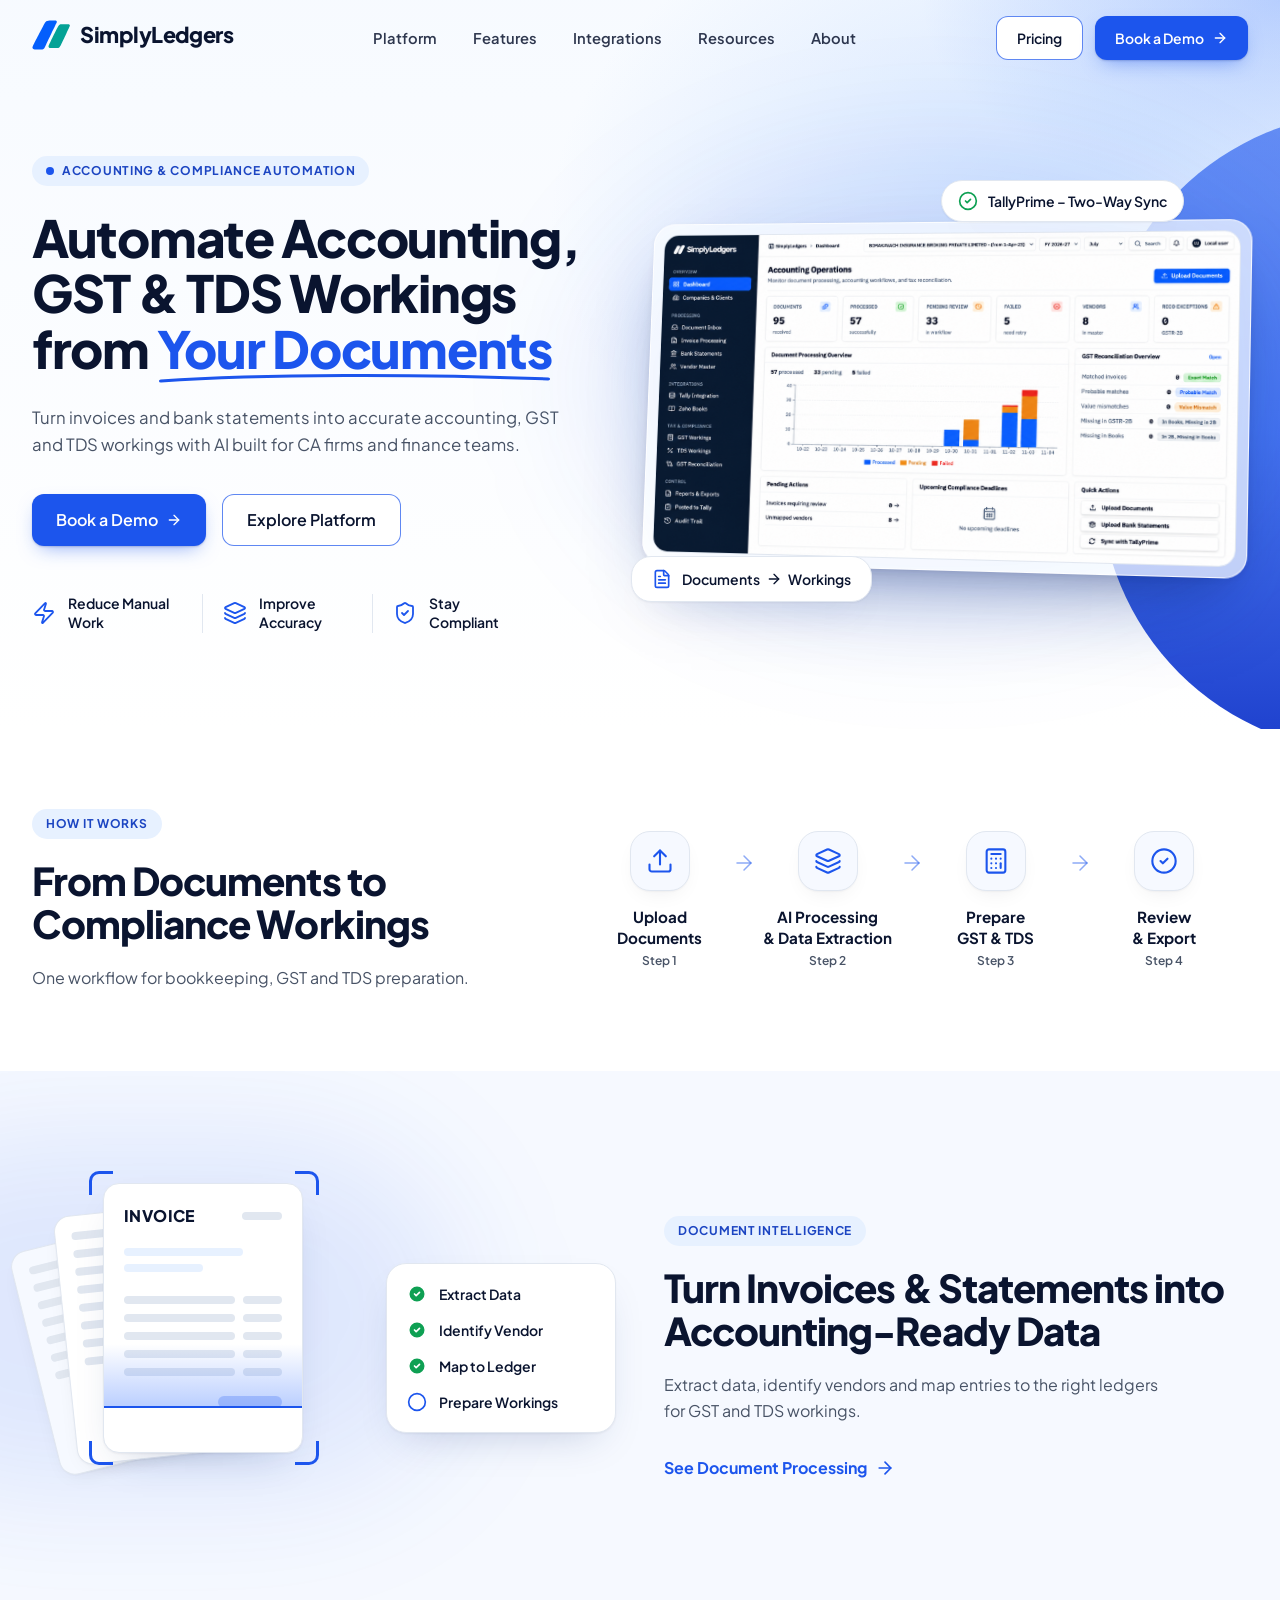
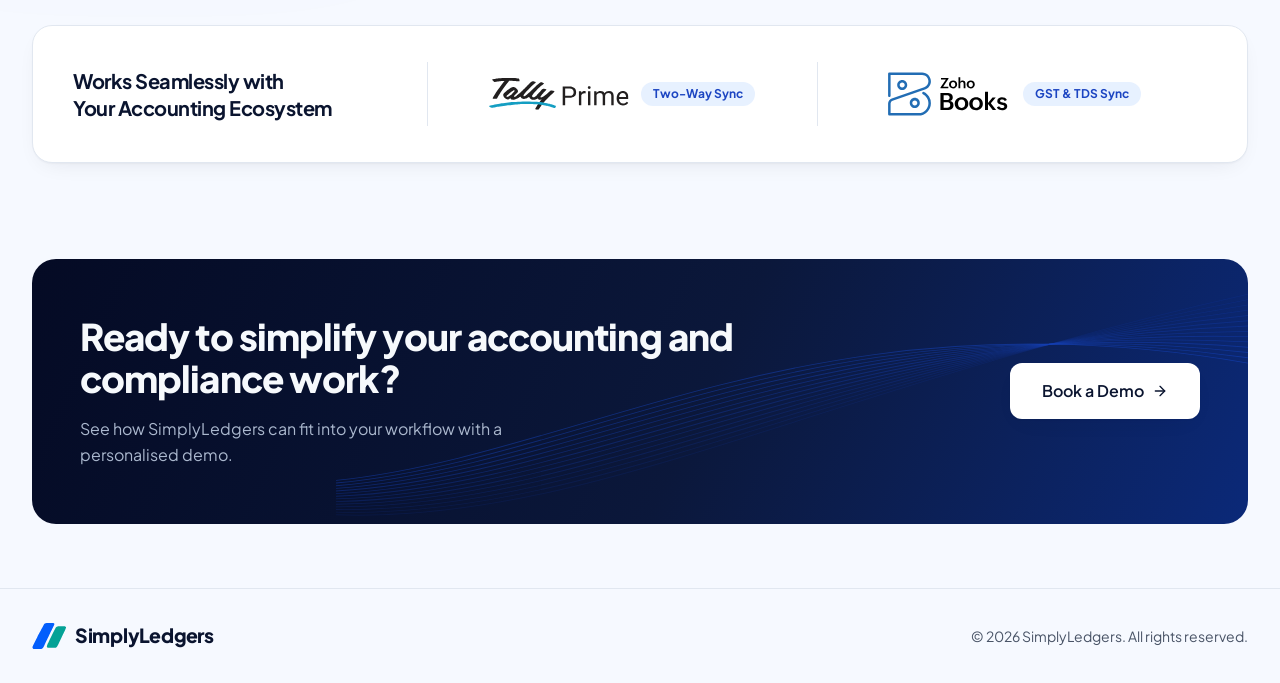
<file: index.html>
<!DOCTYPE html>
<html lang="en" data-tsd-source="/src/routes/__root.tsx:119:5"><head><meta charset="utf-8"><meta name="viewport" content="width=device-width, initial-scale=1"><link rel="stylesheet" href="https://fonts.googleapis.com/css2?family=Plus+Jakarta+Sans:wght@400;500;600;700;800&amp;display=swap" data-precedence="default"><link rel="stylesheet" href="styles.css" data-precedence="default"><title>SimplyLedgers — Automate Accounting, GST &amp; TDS Workings</title><meta name="description" content="Turn invoices, bank statements and financial documents into accurate accounting, GST and TDS workings. Built for CA firms and finance teams."><meta property="og:title" content="SimplyLedgers — Automate Accounting, GST &amp; TDS Workings"><meta property="og:description" content="Turn invoices, bank statements and financial documents into accurate accounting, GST and TDS workings. Built for CA firms and finance teams."><meta property="og:type" content="website"><meta name="twitter:card" content="summary_large_image"><link rel="preconnect" href="https://fonts.googleapis.com"><link rel="preconnect" href="https://fonts.gstatic.com" crossorigin="anonymous">

<meta name="twitter:title" content="SimplyLedgers — Automate Accounting, GST &amp;amp; TDS Workings"><meta name="twitter:description" content="Turn invoices, bank statements and financial documents into accurate accounting, GST and TDS workings. Built for CA firms and finance teams."><meta property="og:image" content="https://simplyledgers.com/og-image.png"><meta name="twitter:image" content="https://simplyledgers.com/og-image.png"><link rel="icon" href="/favicon.ico" sizes="48x48"><link rel="icon" href="/favicon.svg" type="image/svg+xml"><link rel="icon" href="/favicon-192.png" type="image/png" sizes="192x192"><link rel="apple-touch-icon" href="/favicon-192.png"></head><body style=""><!--$--><div class="min-h-screen bg-background"><header class="fixed inset-x-0 top-0 z-50 transition-all duration-300 border-b border-transparent bg-transparent"><div class="mx-auto grid h-[76px] max-w-7xl grid-cols-[minmax(0,1fr)_auto] items-center gap-6 px-5 sm:px-8 lg:flex lg:justify-between"><a class="min-w-0 shrink-0 active" aria-label="SimplyLedgers home" href="index.html" data-status="active" aria-current="page"><span class="inline-flex items-center gap-2.5"><svg viewBox="568 362 406 318" aria-hidden="true" class="w-auto shrink-0 h-7 sm:h-[30px]"><g transform="translate(0 1024) scale(0.1 -0.1)"><path class="fill-brand-blue" d="M7410 6550 c-183 -8 -265 -61 -358 -233 -22 -40 -61 -110 -87 -157 -26 -47 -70 -128 -97 -180 -27 -52 -53 -99 -57 -105 -5 -5 -35 -62 -68 -125 -33 -63 -116 -221 -183 -350 -68 -129 -188 -361 -267 -515 -587 -1148 -596 -1169 -520 -1284 67 -101 66 -101 567 -101 633 0 586 -30 840 530 66 144 146 314 318 670 43 91 104 217 134 280 31 63 72 149 91 190 32 69 213 438 408 835 43 88 102 205 131 260 75 143 71 227 -13 270 -33 17 -571 27 -839 15z"></path><path class="fill-brand-teal" d="M8697 6159 c-66 -15 -132 -56 -183 -112 -48 -52 -305 -552 -637 -1237 -52 -107 -154 -316 -226 -464 -72 -148 -131 -271 -131 -273 0 -2 -20 -45 -45 -95 -76 -155 -58 -259 55 -319 44 -23 868 -22 943 1 155 48 183 93 519 830 56 122 140 305 181 390 24 52 97 208 162 345 65 138 171 360 236 494 141 289 147 319 83 391 -21 23 -51 44 -72 50 -46 12 -831 12 -885 -1z"></path></g></svg><span class="text-[1.25rem] font-extrabold leading-none tracking-tight sm:text-[1.35rem] text-foreground">SimplyLedgers</span></span></a><nav aria-label="Main" class="hidden items-center gap-1 lg:flex"><a class="group relative rounded-md px-4 py-2 text-[0.92rem] font-semibold text-foreground/85 transition-colors hover:text-primary" href="platform.html">Platform<span class="absolute inset-x-4 -bottom-0.5 h-0.5 origin-left scale-x-0 rounded-full bg-primary transition-transform duration-300 group-hover:scale-x-100"></span></a><a class="group relative rounded-md px-4 py-2 text-[0.92rem] font-semibold text-foreground/85 transition-colors hover:text-primary" href="features.html">Features<span class="absolute inset-x-4 -bottom-0.5 h-0.5 origin-left scale-x-0 rounded-full bg-primary transition-transform duration-300 group-hover:scale-x-100"></span></a><a class="group relative rounded-md px-4 py-2 text-[0.92rem] font-semibold text-foreground/85 transition-colors hover:text-primary" href="integrations.html">Integrations<span class="absolute inset-x-4 -bottom-0.5 h-0.5 origin-left scale-x-0 rounded-full bg-primary transition-transform duration-300 group-hover:scale-x-100"></span></a><a class="group relative rounded-md px-4 py-2 text-[0.92rem] font-semibold text-foreground/85 transition-colors hover:text-primary" href="resources.html">Resources<span class="absolute inset-x-4 -bottom-0.5 h-0.5 origin-left scale-x-0 rounded-full bg-primary transition-transform duration-300 group-hover:scale-x-100"></span></a><a class="group relative rounded-md px-4 py-2 text-[0.92rem] font-semibold text-foreground/85 transition-colors hover:text-primary" href="about.html">About<span class="absolute inset-x-4 -bottom-0.5 h-0.5 origin-left scale-x-0 rounded-full bg-primary transition-transform duration-300 group-hover:scale-x-100"></span></a></nav><div class="hidden items-center gap-3 lg:flex"><a class="inline-flex items-center justify-center gap-2 whitespace-nowrap text-sm cursor-pointer focus-visible:outline-none focus-visible:ring-1 focus-visible:ring-ring disabled:pointer-events-none disabled:opacity-50 disabled:cursor-not-allowed [&amp;_svg]:pointer-events-none [&amp;_svg]:size-4 [&amp;_svg]:shrink-0 border border-primary/70 bg-background text-foreground font-semibold transition-all duration-300 hover:border-primary hover:bg-secondary hover:-translate-y-px py-2 h-11 rounded-lg px-5" href="pricing.html">Pricing</a><a class="inline-flex items-center justify-center gap-2 whitespace-nowrap text-sm cursor-pointer focus-visible:outline-none focus-visible:ring-1 focus-visible:ring-ring disabled:pointer-events-none disabled:opacity-50 disabled:cursor-not-allowed [&amp;_svg]:pointer-events-none [&amp;_svg]:size-4 [&amp;_svg]:shrink-0 bg-primary text-primary-foreground font-semibold shadow-button transition-all duration-300 hover:bg-primary-deep hover:-translate-y-px [&amp;_svg]:transition-transform hover:[&amp;_svg]:translate-x-0.5 py-2 h-11 rounded-lg px-5" href="book-demo.html">Book a Demo <svg xmlns="http://www.w3.org/2000/svg" width="24" height="24" viewBox="0 0 24 24" fill="none" stroke="currentColor" stroke-width="2" stroke-linecap="round" stroke-linejoin="round" class="lucide lucide-arrow-right" aria-hidden="true"><path d="M5 12h14"></path><path d="m12 5 7 7-7 7"></path></svg></a></div><button class="inline-flex items-center justify-center gap-2 whitespace-nowrap rounded-md text-sm font-medium cursor-pointer transition-colors focus-visible:outline-none focus-visible:ring-1 focus-visible:ring-ring disabled:pointer-events-none disabled:opacity-50 disabled:cursor-not-allowed [&amp;_svg]:pointer-events-none [&amp;_svg]:size-4 [&amp;_svg]:shrink-0 hover:bg-accent hover:text-accent-foreground h-9 w-9 shrink-0 lg:hidden" aria-label="Open menu" type="button" aria-haspopup="dialog" aria-expanded="false" data-state="closed"><svg xmlns="http://www.w3.org/2000/svg" width="24" height="24" viewBox="0 0 24 24" fill="none" stroke="currentColor" stroke-width="2" stroke-linecap="round" stroke-linejoin="round" class="lucide lucide-menu size-5!" aria-hidden="true"><path d="M4 5h16"></path><path d="M4 12h16"></path><path d="M4 19h16"></path></svg></button></div></header><main><section id="platform" class="relative overflow-hidden bg-hero pt-[76px]"><div aria-hidden="true" class="pointer-events-none absolute -right-[360px] top-28 hidden h-[640px] w-[540px] rounded-full bg-gradient-to-b from-primary/60 via-primary/80 to-primary-deep lg:block"></div><div class="mx-auto grid max-w-7xl items-center gap-16 px-5 pb-24 pt-14 sm:px-8 md:pt-20 lg:grid-cols-[minmax(0,0.95fr)_minmax(0,1.05fr)] lg:gap-10 lg:pb-24"><div class="min-w-0"><div class="reveal is-visible" style="--reveal-delay:0ms"><span class="eyebrow"><span class="size-2 rounded-full bg-primary"></span>Accounting &amp; Compliance Automation</span></div><div class="reveal is-visible" style="--reveal-delay:80ms"><h1 class="mt-6 text-[2.4rem] font-extrabold leading-[1.08] text-foreground sm:text-5xl lg:text-[2.85rem] xl:text-[3.2rem]">Automate Accounting,<br class="hidden lg:block"> GST &amp; TDS Workings<br class="hidden lg:block"> from<!-- --> <span class="relative inline-block text-primary">Your Documents<svg aria-hidden="true" viewBox="0 0 300 12" preserveAspectRatio="none" class="absolute -bottom-2 left-0 h-3 w-full"><path d="M3 9 C 80 2, 200 2, 297 7" fill="none" stroke="currentColor" stroke-width="3" stroke-linecap="round" pathLength="1" stroke-dasharray="1" style="animation:draw-line 1.2s 0.6s cubic-bezier(0.22,1,0.36,1) both"></path></svg></span></h1></div><div class="reveal is-visible" style="--reveal-delay:160ms"><p class="mt-7 max-w-xl text-[1.05rem] leading-relaxed text-muted-foreground">Turn invoices and bank statements into accurate accounting, GST and TDS workings with AI built for CA firms and finance teams.</p></div><div class="reveal mt-9 flex flex-wrap gap-4 is-visible" style="--reveal-delay:240ms"><a class="inline-flex items-center justify-center gap-2 whitespace-nowrap cursor-pointer focus-visible:outline-none focus-visible:ring-1 focus-visible:ring-ring disabled:pointer-events-none disabled:opacity-50 disabled:cursor-not-allowed [&amp;_svg]:pointer-events-none [&amp;_svg]:size-4 [&amp;_svg]:shrink-0 bg-primary text-primary-foreground font-semibold shadow-button transition-all duration-300 hover:bg-primary-deep hover:-translate-y-px [&amp;_svg]:transition-transform hover:[&amp;_svg]:translate-x-0.5 h-[52px] rounded-lg px-6 text-base" href="book-demo.html">Book a Demo <svg xmlns="http://www.w3.org/2000/svg" width="24" height="24" viewBox="0 0 24 24" fill="none" stroke="currentColor" stroke-width="2" stroke-linecap="round" stroke-linejoin="round" class="lucide lucide-arrow-right" aria-hidden="true"><path d="M5 12h14"></path><path d="m12 5 7 7-7 7"></path></svg></a><a class="inline-flex items-center justify-center gap-2 whitespace-nowrap cursor-pointer focus-visible:outline-none focus-visible:ring-1 focus-visible:ring-ring disabled:pointer-events-none disabled:opacity-50 disabled:cursor-not-allowed [&amp;_svg]:pointer-events-none [&amp;_svg]:size-4 [&amp;_svg]:shrink-0 border border-primary/70 bg-background text-foreground font-semibold transition-all duration-300 hover:border-primary hover:bg-secondary hover:-translate-y-px h-[52px] rounded-lg px-6 text-base" href="platform.html">Explore Platform</a></div><div class="reveal is-visible" style="--reveal-delay:320ms"><ul class="mt-12 grid max-w-lg grid-cols-3 divide-x divide-border"><li class="flex flex-col items-start gap-2 px-3 first:pl-0 sm:flex-row sm:items-center sm:gap-3 sm:px-5"><svg xmlns="http://www.w3.org/2000/svg" width="24" height="24" viewBox="0 0 24 24" fill="none" stroke="currentColor" stroke-width="1.8" stroke-linecap="round" stroke-linejoin="round" class="lucide lucide-zap size-6 shrink-0 text-primary" aria-hidden="true"><path d="M4 14a1 1 0 0 1-.78-1.63l9.9-10.2a.5.5 0 0 1 .86.46l-1.92 6.02A1 1 0 0 0 13 10h7a1 1 0 0 1 .78 1.63l-9.9 10.2a.5.5 0 0 1-.86-.46l1.92-6.02A1 1 0 0 0 11 14z"></path></svg><span class="text-[0.82rem] font-semibold leading-snug text-foreground sm:text-sm">Reduce Manual Work</span></li><li class="flex flex-col items-start gap-2 px-3 first:pl-0 sm:flex-row sm:items-center sm:gap-3 sm:px-5"><svg xmlns="http://www.w3.org/2000/svg" width="24" height="24" viewBox="0 0 24 24" fill="none" stroke="currentColor" stroke-width="1.8" stroke-linecap="round" stroke-linejoin="round" class="lucide lucide-layers size-6 shrink-0 text-primary" aria-hidden="true"><path d="M12.83 2.18a2 2 0 0 0-1.66 0L2.6 6.08a1 1 0 0 0 0 1.83l8.58 3.91a2 2 0 0 0 1.66 0l8.58-3.9a1 1 0 0 0 0-1.83z"></path><path d="M2 12a1 1 0 0 0 .58.91l8.6 3.91a2 2 0 0 0 1.65 0l8.58-3.9A1 1 0 0 0 22 12"></path><path d="M2 17a1 1 0 0 0 .58.91l8.6 3.91a2 2 0 0 0 1.65 0l8.58-3.9A1 1 0 0 0 22 17"></path></svg><span class="text-[0.82rem] font-semibold leading-snug text-foreground sm:text-sm">Improve Accuracy</span></li><li class="flex flex-col items-start gap-2 px-3 first:pl-0 sm:flex-row sm:items-center sm:gap-3 sm:px-5"><svg xmlns="http://www.w3.org/2000/svg" width="24" height="24" viewBox="0 0 24 24" fill="none" stroke="currentColor" stroke-width="1.8" stroke-linecap="round" stroke-linejoin="round" class="lucide lucide-shield-check size-6 shrink-0 text-primary" aria-hidden="true"><path d="M20 13c0 5-3.5 7.5-7.66 8.95a1 1 0 0 1-.67-.01C7.5 20.5 4 18 4 13V6a1 1 0 0 1 1-1c2 0 4.5-1.2 6.24-2.72a1.17 1.17 0 0 1 1.52 0C14.51 3.81 17 5 19 5a1 1 0 0 1 1 1z"></path><path d="m9 12 2 2 4-4"></path></svg><span class="text-[0.82rem] font-semibold leading-snug text-foreground sm:text-sm">Stay Compliant</span></li></ul></div></div><div class="reveal min-w-0 2xl:-mr-20 is-visible" style="--reveal-delay:200ms"><div class="relative"><div aria-hidden="true" class="absolute -inset-x-10 -top-16 -bottom-10 -z-10 rounded-[48%] bg-primary/10 blur-3xl"></div><div class="perspective-stage"><div class="lg:frame-tilt rounded-[22px] border border-background/80 bg-background/70 p-2 shadow-frame ring-1 ring-primary/10 backdrop-blur sm:p-2.5"><div class="overflow-hidden rounded-[16px] border border-border bg-background"><img src="simplyledgers-dashboard.png" alt="SimplyLedgers Accounting Operations dashboard" width="1693" height="929" class="block h-auto w-full" loading="eager" fetchpriority="high" decoding="async"></div></div></div><div class="animate-float-soft absolute -top-7 right-4 hidden items-center gap-2.5 rounded-full border border-border bg-background px-4 py-2.5 shadow-card sm:flex lg:-top-10 lg:right-16"><svg xmlns="http://www.w3.org/2000/svg" width="24" height="24" viewBox="0 0 24 24" fill="none" stroke="currentColor" stroke-width="2" stroke-linecap="round" stroke-linejoin="round" class="lucide lucide-circle-check size-5 text-success" aria-hidden="true"><circle cx="12" cy="12" r="10"></circle><path d="m9 12 2 2 4-4"></path></svg><span class="text-sm font-semibold text-foreground">TallyPrime – Two-Way Sync</span></div><div class="animate-float-soft absolute -bottom-8 left-0 hidden items-center gap-2.5 rounded-2xl border border-border bg-background px-5 py-3 shadow-card sm:flex" style="animation-delay:1.5s"><svg xmlns="http://www.w3.org/2000/svg" width="24" height="24" viewBox="0 0 24 24" fill="none" stroke="currentColor" stroke-width="2" stroke-linecap="round" stroke-linejoin="round" class="lucide lucide-file-text size-5 text-primary" aria-hidden="true"><path d="M6 22a2 2 0 0 1-2-2V4a2 2 0 0 1 2-2h8a2.4 2.4 0 0 1 1.704.706l3.588 3.588A2.4 2.4 0 0 1 20 8v12a2 2 0 0 1-2 2z"></path><path d="M14 2v5a1 1 0 0 0 1 1h5"></path><path d="M10 9H8"></path><path d="M16 13H8"></path><path d="M16 17H8"></path></svg><span class="flex items-center gap-1.5 text-sm font-semibold text-foreground">Documents <svg xmlns="http://www.w3.org/2000/svg" width="24" height="24" viewBox="0 0 24 24" fill="none" stroke="currentColor" stroke-width="2" stroke-linecap="round" stroke-linejoin="round" class="lucide lucide-arrow-right size-4" aria-hidden="true"><path d="M5 12h14"></path><path d="m12 5 7 7-7 7"></path></svg> Workings</span></div></div></div></div></section><section id="how-it-works" class="relative bg-background py-16 lg:py-20"><div class="mx-auto grid max-w-7xl items-center gap-14 px-5 sm:px-8 lg:grid-cols-[minmax(0,0.85fr)_minmax(0,1.15fr)] lg:gap-12"><div class="min-w-0"><div class="reveal is-visible" style="--reveal-delay:0ms"><span class="eyebrow">How it works</span></div><div class="reveal is-visible" style="--reveal-delay:80ms"><h2 class="mt-5 text-3xl font-extrabold leading-[1.12] text-foreground sm:text-[2.4rem]">From Documents to Compliance Workings</h2></div><div class="reveal is-visible" style="--reveal-delay:160ms"><p class="mt-5 max-w-md text-base leading-relaxed text-muted-foreground">One workflow for bookkeeping, GST and TDS preparation.</p></div></div><ol class="grid min-w-0 grid-cols-2 gap-x-4 gap-y-10 sm:grid-cols-4 sm:gap-0"><li class="reveal relative flex flex-col items-center text-center is-visible" style="--reveal-delay:0ms"><svg xmlns="http://www.w3.org/2000/svg" width="24" height="24" viewBox="0 0 24 24" fill="none" stroke="currentColor" stroke-width="1.5" stroke-linecap="round" stroke-linejoin="round" class="lucide lucide-arrow-right absolute right-0 top-5 hidden size-6 translate-x-1/2 text-primary/50 sm:block" aria-hidden="true"><path d="M5 12h14"></path><path d="m12 5 7 7-7 7"></path></svg><span class="group grid size-[60px] place-items-center rounded-2xl border border-border bg-surface text-primary shadow-soft transition-all duration-300 hover:-translate-y-1 hover:border-primary/30 hover:bg-secondary"><svg xmlns="http://www.w3.org/2000/svg" width="24" height="24" viewBox="0 0 24 24" fill="none" stroke="currentColor" stroke-width="1.8" stroke-linecap="round" stroke-linejoin="round" class="lucide lucide-upload size-7" aria-hidden="true"><path d="M12 3v12"></path><path d="m17 8-5-5-5 5"></path><path d="M21 15v4a2 2 0 0 1-2 2H5a2 2 0 0 1-2-2v-4"></path></svg></span><span class="mt-4 text-[0.95rem] font-bold leading-snug text-foreground">Upload<br>Documents</span><span class="mt-1 text-xs font-semibold text-muted-foreground">Step <!-- -->1</span></li><li class="reveal relative flex flex-col items-center text-center is-visible" style="--reveal-delay:110ms"><svg xmlns="http://www.w3.org/2000/svg" width="24" height="24" viewBox="0 0 24 24" fill="none" stroke="currentColor" stroke-width="1.5" stroke-linecap="round" stroke-linejoin="round" class="lucide lucide-arrow-right absolute right-0 top-5 hidden size-6 translate-x-1/2 text-primary/50 sm:block" aria-hidden="true"><path d="M5 12h14"></path><path d="m12 5 7 7-7 7"></path></svg><span class="group grid size-[60px] place-items-center rounded-2xl border border-border bg-surface text-primary shadow-soft transition-all duration-300 hover:-translate-y-1 hover:border-primary/30 hover:bg-secondary"><svg xmlns="http://www.w3.org/2000/svg" width="24" height="24" viewBox="0 0 24 24" fill="none" stroke="currentColor" stroke-width="1.8" stroke-linecap="round" stroke-linejoin="round" class="lucide lucide-layers size-7" aria-hidden="true"><path d="M12.83 2.18a2 2 0 0 0-1.66 0L2.6 6.08a1 1 0 0 0 0 1.83l8.58 3.91a2 2 0 0 0 1.66 0l8.58-3.9a1 1 0 0 0 0-1.83z"></path><path d="M2 12a1 1 0 0 0 .58.91l8.6 3.91a2 2 0 0 0 1.65 0l8.58-3.9A1 1 0 0 0 22 12"></path><path d="M2 17a1 1 0 0 0 .58.91l8.6 3.91a2 2 0 0 0 1.65 0l8.58-3.9A1 1 0 0 0 22 17"></path></svg></span><span class="mt-4 text-[0.95rem] font-bold leading-snug text-foreground">AI Processing<br>&amp; Data Extraction</span><span class="mt-1 text-xs font-semibold text-muted-foreground">Step <!-- -->2</span></li><li class="reveal relative flex flex-col items-center text-center is-visible" style="--reveal-delay:220ms"><svg xmlns="http://www.w3.org/2000/svg" width="24" height="24" viewBox="0 0 24 24" fill="none" stroke="currentColor" stroke-width="1.5" stroke-linecap="round" stroke-linejoin="round" class="lucide lucide-arrow-right absolute right-0 top-5 hidden size-6 translate-x-1/2 text-primary/50 sm:block" aria-hidden="true"><path d="M5 12h14"></path><path d="m12 5 7 7-7 7"></path></svg><span class="group grid size-[60px] place-items-center rounded-2xl border border-border bg-surface text-primary shadow-soft transition-all duration-300 hover:-translate-y-1 hover:border-primary/30 hover:bg-secondary"><svg xmlns="http://www.w3.org/2000/svg" width="24" height="24" viewBox="0 0 24 24" fill="none" stroke="currentColor" stroke-width="1.8" stroke-linecap="round" stroke-linejoin="round" class="lucide lucide-calculator size-7" aria-hidden="true"><rect width="16" height="20" x="4" y="2" rx="2"></rect><line x1="8" x2="16" y1="6" y2="6"></line><line x1="16" x2="16" y1="14" y2="18"></line><path d="M16 10h.01"></path><path d="M12 10h.01"></path><path d="M8 10h.01"></path><path d="M12 14h.01"></path><path d="M8 14h.01"></path><path d="M12 18h.01"></path><path d="M8 18h.01"></path></svg></span><span class="mt-4 text-[0.95rem] font-bold leading-snug text-foreground">Prepare<br>GST &amp; TDS</span><span class="mt-1 text-xs font-semibold text-muted-foreground">Step <!-- -->3</span></li><li class="reveal relative flex flex-col items-center text-center is-visible" style="--reveal-delay:330ms"><span class="group grid size-[60px] place-items-center rounded-2xl border border-border bg-surface text-primary shadow-soft transition-all duration-300 hover:-translate-y-1 hover:border-primary/30 hover:bg-secondary"><svg xmlns="http://www.w3.org/2000/svg" width="24" height="24" viewBox="0 0 24 24" fill="none" stroke="currentColor" stroke-width="1.8" stroke-linecap="round" stroke-linejoin="round" class="lucide lucide-circle-check size-7" aria-hidden="true"><circle cx="12" cy="12" r="10"></circle><path d="m9 12 2 2 4-4"></path></svg></span><span class="mt-4 text-[0.95rem] font-bold leading-snug text-foreground">Review<br>&amp; Export</span><span class="mt-1 text-xs font-semibold text-muted-foreground">Step <!-- -->4</span></li></ol></div></section><section id="document-intelligence" class="relative overflow-hidden bg-surface py-20 lg:py-28"><div aria-hidden="true" class="pointer-events-none absolute -left-40 top-16 h-[360px] w-[620px] rounded-full bg-primary/10 blur-3xl"></div><div class="relative mx-auto grid max-w-7xl items-center gap-16 px-5 sm:px-8 lg:grid-cols-2 lg:gap-12"><div class="reveal flex min-w-0 flex-col items-center gap-8 sm:flex-row sm:items-center sm:justify-center is-visible" style="--reveal-delay:0ms"><div class="relative mx-auto h-[300px] w-full max-w-[320px] sm:h-[330px]"><div class="absolute left-0 top-12 h-[230px] w-[170px] -rotate-[14deg] rounded-xl border border-border bg-surface p-4 shadow-soft"><div class="space-y-2.5"><div class="flex gap-2"><span class="h-2 flex-1 rounded-full bg-border"></span><span class="h-2 w-1/4 rounded-full bg-border"></span></div><div class="flex gap-2"><span class="h-2 flex-1 rounded-full bg-border"></span><span class="h-2 w-1/4 rounded-full bg-border"></span></div><div class="flex gap-2"><span class="h-2 flex-1 rounded-full bg-border"></span><span class="h-2 w-1/4 rounded-full bg-border"></span></div><div class="flex gap-2"><span class="h-2 flex-1 rounded-full bg-border"></span><span class="h-2 w-1/4 rounded-full bg-border"></span></div><div class="flex gap-2"><span class="h-2 flex-1 rounded-full bg-border"></span><span class="h-2 w-1/4 rounded-full bg-border"></span></div><div class="flex gap-2"><span class="h-2 flex-1 rounded-full bg-border"></span><span class="h-2 w-1/4 rounded-full bg-border"></span></div><div class="flex gap-2"><span class="h-2 flex-1 rounded-full bg-border"></span><span class="h-2 w-1/4 rounded-full bg-border"></span></div></div></div><div class="absolute left-8 top-6 h-[250px] w-[185px] -rotate-[6deg] rounded-xl border border-border bg-background p-4 shadow-soft"><div class="space-y-2.5"><div class="flex gap-2"><span class="h-2 flex-1 rounded-full bg-border"></span><span class="h-2 w-1/4 rounded-full bg-border"></span></div><div class="flex gap-2"><span class="h-2 flex-1 rounded-full bg-border"></span><span class="h-2 w-1/4 rounded-full bg-border"></span></div><div class="flex gap-2"><span class="h-2 flex-1 rounded-full bg-border"></span><span class="h-2 w-1/4 rounded-full bg-border"></span></div><div class="flex gap-2"><span class="h-2 flex-1 rounded-full bg-border"></span><span class="h-2 w-1/4 rounded-full bg-border"></span></div><div class="flex gap-2"><span class="h-2 flex-1 rounded-full bg-border"></span><span class="h-2 w-1/4 rounded-full bg-border"></span></div><div class="flex gap-2"><span class="h-2 flex-1 rounded-full bg-border"></span><span class="h-2 w-1/4 rounded-full bg-border"></span></div><div class="flex gap-2"><span class="h-2 flex-1 rounded-full bg-border"></span><span class="h-2 w-1/4 rounded-full bg-border"></span></div><div class="flex gap-2"><span class="h-2 flex-1 rounded-full bg-border"></span><span class="h-2 w-1/4 rounded-full bg-border"></span></div></div></div><div class="absolute left-[70px] top-0 h-[270px] w-[200px] overflow-hidden rounded-xl border border-border bg-background p-5 shadow-card"><div class="flex items-center justify-between"><span class="text-base font-extrabold tracking-wide text-foreground">INVOICE</span><span class="h-2 w-10 rounded-full bg-border"></span></div><div class="mt-5 space-y-2"><span class="block h-2 w-3/4 rounded-full bg-secondary"></span><span class="block h-2 w-1/2 rounded-full bg-secondary"></span></div><div class="mt-6"><div class="space-y-2.5"><div class="flex gap-2"><span class="h-2 flex-1 rounded-full bg-border"></span><span class="h-2 w-1/4 rounded-full bg-border"></span></div><div class="flex gap-2"><span class="h-2 flex-1 rounded-full bg-border"></span><span class="h-2 w-1/4 rounded-full bg-border"></span></div><div class="flex gap-2"><span class="h-2 flex-1 rounded-full bg-border"></span><span class="h-2 w-1/4 rounded-full bg-border"></span></div><div class="flex gap-2"><span class="h-2 flex-1 rounded-full bg-border"></span><span class="h-2 w-1/4 rounded-full bg-border"></span></div><div class="flex gap-2"><span class="h-2 flex-1 rounded-full bg-border"></span><span class="h-2 w-1/4 rounded-full bg-border"></span></div></div></div><div class="mt-5 flex justify-end"><span class="h-3 w-16 rounded-full bg-primary/25"></span></div><div class="animate-scan absolute inset-x-0 h-16 -translate-y-full" style="background:var(--gradient-scan)"><span class="absolute inset-x-0 bottom-0 h-0.5 bg-primary"></span></div></div><span aria-hidden="true" class="absolute left-[56px] -top-3 size-6 rounded-tl-md border-l-[3px] border-t-[3px] border-primary"></span><span aria-hidden="true" class="absolute left-[262px] -top-3 size-6 rounded-tr-md border-r-[3px] border-t-[3px] border-primary"></span><span aria-hidden="true" class="absolute left-[56px] top-[258px] size-6 rounded-bl-md border-b-[3px] border-l-[3px] border-primary"></span><span aria-hidden="true" class="absolute left-[262px] top-[258px] size-6 rounded-br-md border-b-[3px] border-r-[3px] border-primary"></span></div><ul class="w-full max-w-[230px] shrink-0 space-y-4 rounded-2xl border border-border bg-background p-5 shadow-card"><li class="reveal flex items-center gap-3 is-visible" style="--reveal-delay:300ms"><svg xmlns="http://www.w3.org/2000/svg" width="24" height="24" viewBox="0 0 24 24" fill="none" stroke="currentColor" stroke-width="2" stroke-linecap="round" stroke-linejoin="round" class="lucide lucide-circle-check size-5 shrink-0 fill-success text-background" aria-hidden="true"><circle cx="12" cy="12" r="10"></circle><path d="m9 12 2 2 4-4"></path></svg><span class="text-sm font-semibold text-foreground">Extract Data</span></li><li class="reveal flex items-center gap-3 is-visible" style="--reveal-delay:480ms"><svg xmlns="http://www.w3.org/2000/svg" width="24" height="24" viewBox="0 0 24 24" fill="none" stroke="currentColor" stroke-width="2" stroke-linecap="round" stroke-linejoin="round" class="lucide lucide-circle-check size-5 shrink-0 fill-success text-background" aria-hidden="true"><circle cx="12" cy="12" r="10"></circle><path d="m9 12 2 2 4-4"></path></svg><span class="text-sm font-semibold text-foreground">Identify Vendor</span></li><li class="reveal flex items-center gap-3 is-visible" style="--reveal-delay:660ms"><svg xmlns="http://www.w3.org/2000/svg" width="24" height="24" viewBox="0 0 24 24" fill="none" stroke="currentColor" stroke-width="2" stroke-linecap="round" stroke-linejoin="round" class="lucide lucide-circle-check size-5 shrink-0 fill-success text-background" aria-hidden="true"><circle cx="12" cy="12" r="10"></circle><path d="m9 12 2 2 4-4"></path></svg><span class="text-sm font-semibold text-foreground">Map to Ledger</span></li><li class="reveal flex items-center gap-3 is-visible" style="--reveal-delay:840ms"><svg xmlns="http://www.w3.org/2000/svg" width="24" height="24" viewBox="0 0 24 24" fill="none" stroke="currentColor" stroke-width="2" stroke-linecap="round" stroke-linejoin="round" class="lucide lucide-circle size-5 shrink-0 text-primary" aria-hidden="true"><circle cx="12" cy="12" r="10"></circle></svg><span class="text-sm font-semibold text-foreground">Prepare Workings</span></li></ul></div><div class="min-w-0"><div class="reveal is-visible" style="--reveal-delay:0ms"><span class="eyebrow">Document intelligence</span></div><div class="reveal is-visible" style="--reveal-delay:80ms"><h2 class="mt-5 text-3xl font-extrabold leading-[1.12] text-foreground sm:text-[2.4rem]">Turn Invoices &amp; Statements into Accounting-Ready Data</h2></div><div class="reveal is-visible" style="--reveal-delay:160ms"><p class="mt-5 max-w-lg text-base leading-relaxed text-muted-foreground">Extract data, identify vendors and map entries to the right ledgers for GST and TDS workings.</p></div><div class="reveal is-visible" style="--reveal-delay:240ms"><a class="group mt-8 inline-flex items-center gap-2 text-base font-bold text-primary transition-colors hover:text-primary-deep" href="platform.html#document-intelligence">See Document Processing<svg xmlns="http://www.w3.org/2000/svg" width="24" height="24" viewBox="0 0 24 24" fill="none" stroke="currentColor" stroke-width="2" stroke-linecap="round" stroke-linejoin="round" class="lucide lucide-arrow-right size-5 transition-transform duration-300 group-hover:translate-x-1" aria-hidden="true"><path d="M5 12h14"></path><path d="m12 5 7 7-7 7"></path></svg></a></div></div></div></section><section id="integrations" class="bg-surface pb-20 lg:pb-24"><div class="mx-auto max-w-7xl px-5 sm:px-8"><div class="reveal grid items-center gap-8 rounded-2xl border border-border bg-background px-6 py-8 shadow-soft sm:px-10 md:grid-cols-[minmax(0,1fr)_auto_minmax(0,1.1fr)_auto_minmax(0,1.1fr)] md:gap-0 md:py-9 is-visible" style="--reveal-delay:0ms"><h2 class="text-xl font-bold leading-snug text-foreground md:pr-8">Works Seamlessly with<br class="hidden sm:block"> Your Accounting Ecosystem</h2><span aria-hidden="true" class="hidden h-16 w-px bg-border md:block"></span><div class="flex flex-wrap items-center gap-3 md:justify-center md:px-8"><img src="logos/tallyprime-logo.svg" alt="TallyPrime" class="h-8 w-auto shrink-0"><span class="rounded-full bg-secondary px-3 py-1 text-xs font-bold text-secondary-foreground">Two-Way Sync</span></div><span aria-hidden="true" class="hidden h-16 w-px bg-border md:block"></span><div class="flex flex-wrap items-center gap-3 md:justify-center md:px-8"><img src="logos/zoho-books-logo.svg" alt="Zoho Books" class="h-11 w-auto shrink-0"><span class="rounded-full bg-secondary px-3 py-1 text-xs font-bold text-secondary-foreground">GST &amp; TDS Sync</span></div></div></div></section><section id="book-demo" class="bg-surface pb-16"><div class="mx-auto max-w-7xl px-5 sm:px-8"><div class="reveal relative overflow-hidden rounded-3xl bg-cta px-7 py-12 sm:px-12 md:py-14 is-visible" style="--reveal-delay:0ms"><svg aria-hidden="true" viewBox="0 0 800 300" preserveAspectRatio="none" class="pointer-events-none absolute inset-y-0 right-0 h-full w-full opacity-60 md:w-3/4"><path d="M0 290 C 220 300, 420 150, 800 40" fill="none" class="stroke-primary" stroke-opacity="0.15" stroke-width="1"></path><path d="M0 287 C 220 294, 420 141, 800 46" fill="none" class="stroke-primary" stroke-opacity="0.185" stroke-width="1"></path><path d="M0 284 C 220 288, 420 132, 800 52" fill="none" class="stroke-primary" stroke-opacity="0.22" stroke-width="1"></path><path d="M0 281 C 220 282, 420 123, 800 58" fill="none" class="stroke-primary" stroke-opacity="0.255" stroke-width="1"></path><path d="M0 278 C 220 276, 420 114, 800 64" fill="none" class="stroke-primary" stroke-opacity="0.29000000000000004" stroke-width="1"></path><path d="M0 275 C 220 270, 420 105, 800 70" fill="none" class="stroke-primary" stroke-opacity="0.325" stroke-width="1"></path><path d="M0 272 C 220 264, 420 96, 800 76" fill="none" class="stroke-primary" stroke-opacity="0.36" stroke-width="1"></path><path d="M0 269 C 220 258, 420 87, 800 82" fill="none" class="stroke-primary" stroke-opacity="0.395" stroke-width="1"></path><path d="M0 266 C 220 252, 420 78, 800 88" fill="none" class="stroke-primary" stroke-opacity="0.43000000000000005" stroke-width="1"></path><path d="M0 263 C 220 246, 420 69, 800 94" fill="none" class="stroke-primary" stroke-opacity="0.4650000000000001" stroke-width="1"></path><path d="M0 260 C 220 240, 420 60, 800 100" fill="none" class="stroke-primary" stroke-opacity="0.5" stroke-width="1"></path><path d="M0 257 C 220 234, 420 51, 800 106" fill="none" class="stroke-primary" stroke-opacity="0.535" stroke-width="1"></path><path d="M0 254 C 220 228, 420 42, 800 112" fill="none" class="stroke-primary" stroke-opacity="0.5700000000000001" stroke-width="1"></path><path d="M0 251 C 220 222, 420 33, 800 118" fill="none" class="stroke-primary" stroke-opacity="0.6050000000000001" stroke-width="1"></path></svg><div class="relative grid items-center gap-8 md:grid-cols-[minmax(0,1fr)_auto]"><div class="min-w-0"><h2 class="max-w-2xl text-3xl font-extrabold leading-[1.15] text-navy-foreground sm:text-[2.3rem]">Ready to simplify your accounting and compliance work?</h2><p class="mt-4 max-w-lg text-base leading-relaxed text-navy-muted">See how SimplyLedgers can fit into your workflow with a personalised demo.</p></div><a class="inline-flex items-center justify-center gap-2 whitespace-nowrap cursor-pointer focus-visible:outline-none focus-visible:ring-1 focus-visible:ring-ring disabled:pointer-events-none disabled:opacity-50 disabled:cursor-not-allowed [&amp;_svg]:pointer-events-none [&amp;_svg]:size-4 [&amp;_svg]:shrink-0 bg-background text-foreground font-semibold shadow-soft transition-all duration-300 hover:bg-secondary hover:-translate-y-px [&amp;_svg]:transition-transform hover:[&amp;_svg]:translate-x-0.5 rounded-lg text-base h-14 justify-self-start px-8 md:justify-self-end" href="book-demo.html">Book a Demo <svg xmlns="http://www.w3.org/2000/svg" width="24" height="24" viewBox="0 0 24 24" fill="none" stroke="currentColor" stroke-width="2" stroke-linecap="round" stroke-linejoin="round" class="lucide lucide-arrow-right" aria-hidden="true"><path d="M5 12h14"></path><path d="m12 5 7 7-7 7"></path></svg></a></div></div></div></section></main><footer class="border-t border-border bg-surface"><div class="mx-auto flex max-w-7xl flex-col items-start justify-between gap-4 px-5 py-8 sm:flex-row sm:items-center sm:px-8"><span class="inline-flex items-center gap-2.5 scale-90 origin-left"><svg viewBox="568 362 406 318" aria-hidden="true" class="w-auto shrink-0 h-7 sm:h-[30px]"><g transform="translate(0 1024) scale(0.1 -0.1)"><path class="fill-brand-blue" d="M7410 6550 c-183 -8 -265 -61 -358 -233 -22 -40 -61 -110 -87 -157 -26 -47 -70 -128 -97 -180 -27 -52 -53 -99 -57 -105 -5 -5 -35 -62 -68 -125 -33 -63 -116 -221 -183 -350 -68 -129 -188 -361 -267 -515 -587 -1148 -596 -1169 -520 -1284 67 -101 66 -101 567 -101 633 0 586 -30 840 530 66 144 146 314 318 670 43 91 104 217 134 280 31 63 72 149 91 190 32 69 213 438 408 835 43 88 102 205 131 260 75 143 71 227 -13 270 -33 17 -571 27 -839 15z"></path><path class="fill-brand-teal" d="M8697 6159 c-66 -15 -132 -56 -183 -112 -48 -52 -305 -552 -637 -1237 -52 -107 -154 -316 -226 -464 -72 -148 -131 -271 -131 -273 0 -2 -20 -45 -45 -95 -76 -155 -58 -259 55 -319 44 -23 868 -22 943 1 155 48 183 93 519 830 56 122 140 305 181 390 24 52 97 208 162 345 65 138 171 360 236 494 141 289 147 319 83 391 -21 23 -51 44 -72 50 -46 12 -831 12 -885 -1z"></path></g></svg><span class="text-[1.25rem] font-extrabold leading-none tracking-tight sm:text-[1.35rem] text-foreground">SimplyLedgers</span></span><p class="text-sm text-muted-foreground">© <!-- -->2026<!-- --> SimplyLedgers. All rights reserved.</p></div></footer></div><!--/$-->


<div></div><div id="mobile-menu" hidden><div data-state="open" class="fixed inset-0 z-50 bg-black/80 data-[state=open]:animate-in data-[state=closed]:animate-out data-[state=closed]:fade-out-0 data-[state=open]:fade-in-0" data-aria-hidden="true" aria-hidden="true"></div>
<div role="dialog" id="radix-_R_haq_" data-state="open" class="fixed z-50 bg-background p-6 shadow-lg transition ease-in-out data-[state=closed]:duration-300 data-[state=open]:duration-500 data-[state=open]:animate-in data-[state=closed]:animate-out inset-y-0 right-0 h-full w-3/4 border-l data-[state=closed]:slide-out-to-right data-[state=open]:slide-in-from-right sm:max-w-sm flex flex-col gap-6 pt-14" tabindex="-1" aria-labelledby="radix-_R_haqH1_"><button type="button" class="absolute right-4 top-4 rounded-sm opacity-70 ring-offset-background cursor-pointer transition-opacity hover:opacity-100 focus:outline-none focus:ring-2 focus:ring-ring focus:ring-offset-2 disabled:pointer-events-none data-[state=open]:bg-secondary"><svg xmlns="http://www.w3.org/2000/svg" width="24" height="24" viewBox="0 0 24 24" fill="none" stroke="currentColor" stroke-width="2" stroke-linecap="round" stroke-linejoin="round" class="lucide lucide-x h-4 w-4" aria-hidden="true"><path d="M18 6 6 18"></path><path d="m6 6 12 12"></path></svg><span class="sr-only">Close</span></button><h2 id="radix-_R_haqH1_" class="text-lg font-semibold text-foreground sr-only">Menu</h2><nav aria-label="Mobile" class="flex flex-col gap-1"><a class="rounded-lg px-3 py-3 text-base font-semibold text-foreground transition-colors hover:bg-secondary hover:text-primary" href="platform.html">Platform</a><a class="rounded-lg px-3 py-3 text-base font-semibold text-foreground transition-colors hover:bg-secondary hover:text-primary" href="features.html">Features</a><a class="rounded-lg px-3 py-3 text-base font-semibold text-foreground transition-colors hover:bg-secondary hover:text-primary" href="integrations.html">Integrations</a><a class="rounded-lg px-3 py-3 text-base font-semibold text-foreground transition-colors hover:bg-secondary hover:text-primary" href="resources.html">Resources</a><a class="rounded-lg px-3 py-3 text-base font-semibold text-foreground transition-colors hover:bg-secondary hover:text-primary" href="about.html">About</a></nav><div class="mt-auto flex flex-col gap-3"><a class="inline-flex items-center justify-center gap-2 whitespace-nowrap text-sm cursor-pointer focus-visible:outline-none focus-visible:ring-1 focus-visible:ring-ring disabled:pointer-events-none disabled:opacity-50 disabled:cursor-not-allowed [&amp;_svg]:pointer-events-none [&amp;_svg]:size-4 [&amp;_svg]:shrink-0 border border-primary/70 bg-background text-foreground font-semibold transition-all duration-300 hover:border-primary hover:bg-secondary hover:-translate-y-px px-4 py-2 h-12 rounded-lg" href="pricing.html">Pricing</a><a class="inline-flex items-center justify-center gap-2 whitespace-nowrap text-sm cursor-pointer focus-visible:outline-none focus-visible:ring-1 focus-visible:ring-ring disabled:pointer-events-none disabled:opacity-50 disabled:cursor-not-allowed [&amp;_svg]:pointer-events-none [&amp;_svg]:size-4 [&amp;_svg]:shrink-0 bg-primary text-primary-foreground font-semibold shadow-button transition-all duration-300 hover:bg-primary-deep hover:-translate-y-px [&amp;_svg]:transition-transform hover:[&amp;_svg]:translate-x-0.5 px-4 py-2 h-12 rounded-lg" href="book-demo.html">Book a Demo <svg xmlns="http://www.w3.org/2000/svg" width="24" height="24" viewBox="0 0 24 24" fill="none" stroke="currentColor" stroke-width="2" stroke-linecap="round" stroke-linejoin="round" class="lucide lucide-arrow-right" aria-hidden="true"><path d="M5 12h14"></path><path d="m12 5 7 7-7 7"></path></svg></a></div></div></div><script src="site.js"></script></body></html>
</file>
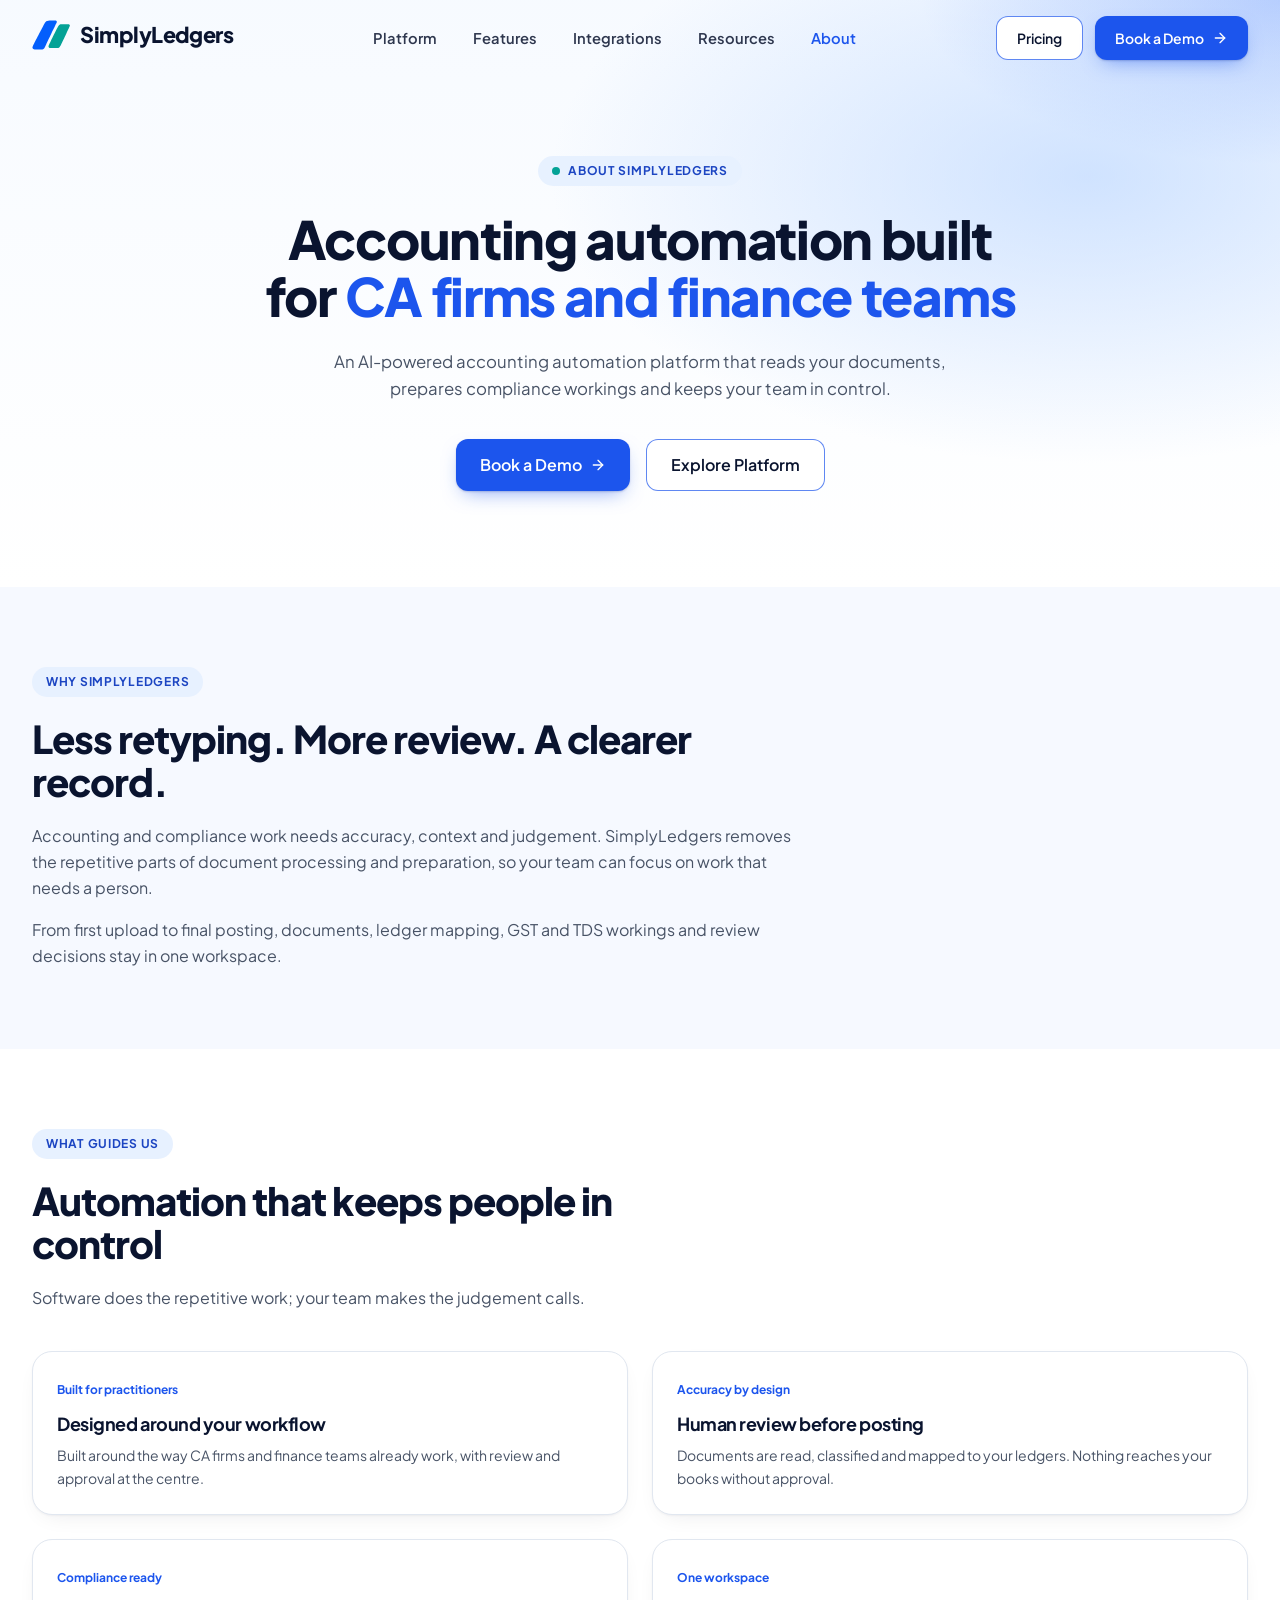
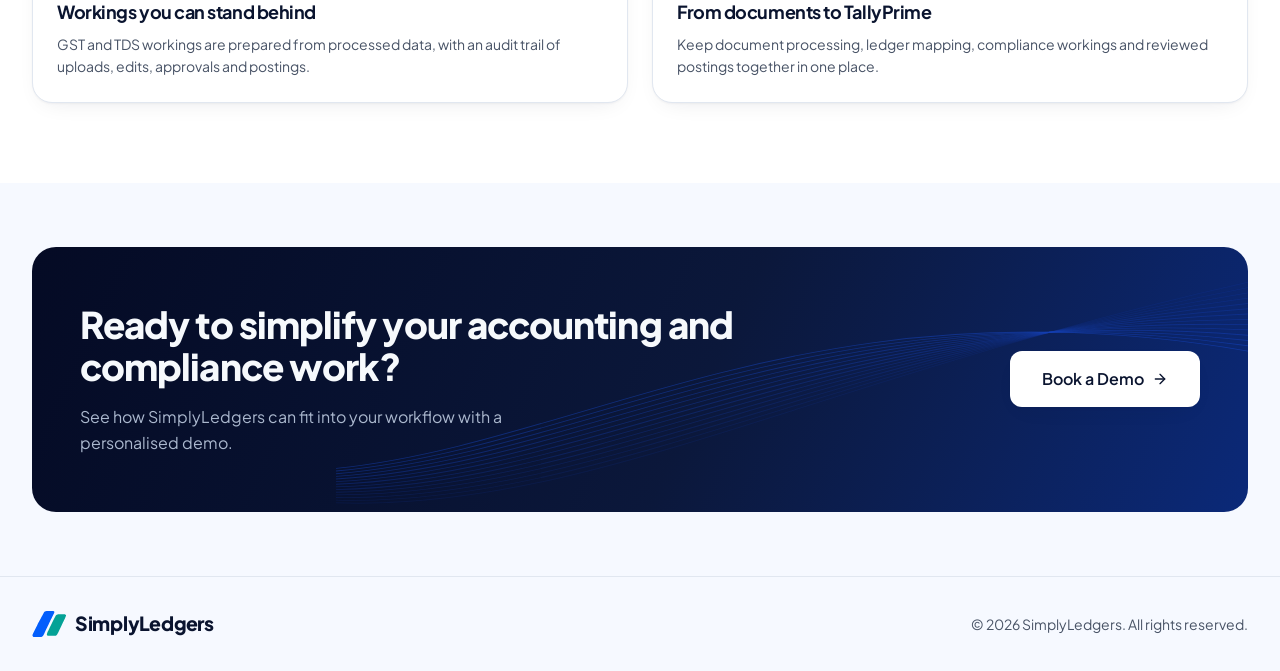
<file: about.html>
<!DOCTYPE html>
<html lang="en">
<head>
<meta charset="utf-8">
<meta name="viewport" content="width=device-width, initial-scale=1">
<link rel="stylesheet" href="https://fonts.googleapis.com/css2?family=Plus+Jakarta+Sans:wght@400;500;600;700;800&amp;display=swap">
<link rel="stylesheet" href="styles.css">
<title>About — SimplyLedgers</title>
<meta name="description" content="SimplyLedgers is an AI-powered accounting automation platform built for CA firms and finance teams.">
<meta property="og:title" content="About — SimplyLedgers">
<meta property="og:description" content="SimplyLedgers is an AI-powered accounting automation platform built for CA firms and finance teams.">
<meta property="og:type" content="website">
<meta name="twitter:card" content="summary_large_image">
<link rel="preconnect" href="https://fonts.googleapis.com">
<link rel="preconnect" href="https://fonts.gstatic.com" crossorigin="anonymous">
<link rel="icon" href="/favicon.ico" sizes="48x48"><link rel="icon" href="/favicon.svg" type="image/svg+xml"><link rel="icon" href="/favicon-192.png" type="image/png" sizes="192x192"><link rel="apple-touch-icon" href="/favicon-192.png">
</head>
<body>
<div class="min-h-screen bg-background">
<header class="fixed inset-x-0 top-0 z-50 transition-all duration-300 border-b border-transparent bg-transparent"><div class="mx-auto grid h-[76px] max-w-7xl grid-cols-[minmax(0,1fr)_auto] items-center gap-6 px-5 sm:px-8 lg:flex lg:justify-between"><a class="min-w-0 shrink-0" aria-label="SimplyLedgers home" href="index.html"><span class="inline-flex items-center gap-2.5"><svg viewBox="568 362 406 318" aria-hidden="true" class="w-auto shrink-0 h-7 sm:h-[30px]"><g transform="translate(0 1024) scale(0.1 -0.1)"><path class="fill-brand-blue" d="M7410 6550 c-183 -8 -265 -61 -358 -233 -22 -40 -61 -110 -87 -157 -26 -47 -70 -128 -97 -180 -27 -52 -53 -99 -57 -105 -5 -5 -35 -62 -68 -125 -33 -63 -116 -221 -183 -350 -68 -129 -188 -361 -267 -515 -587 -1148 -596 -1169 -520 -1284 67 -101 66 -101 567 -101 633 0 586 -30 840 530 66 144 146 314 318 670 43 91 104 217 134 280 31 63 72 149 91 190 32 69 213 438 408 835 43 88 102 205 131 260 75 143 71 227 -13 270 -33 17 -571 27 -839 15z"></path><path class="fill-brand-teal" d="M8697 6159 c-66 -15 -132 -56 -183 -112 -48 -52 -305 -552 -637 -1237 -52 -107 -154 -316 -226 -464 -72 -148 -131 -271 -131 -273 0 -2 -20 -45 -45 -95 -76 -155 -58 -259 55 -319 44 -23 868 -22 943 1 155 48 183 93 519 830 56 122 140 305 181 390 24 52 97 208 162 345 65 138 171 360 236 494 141 289 147 319 83 391 -21 23 -51 44 -72 50 -46 12 -831 12 -885 -1z"></path></g></svg><span class="text-[1.25rem] font-extrabold leading-none tracking-tight sm:text-[1.35rem] text-foreground">SimplyLedgers</span></span></a><nav aria-label="Main" class="hidden items-center gap-1 lg:flex"><a class="group relative rounded-md px-4 py-2 text-[0.92rem] font-semibold text-foreground/85 transition-colors hover:text-primary" href="platform.html">Platform<span class="absolute inset-x-4 -bottom-0.5 h-0.5 origin-left scale-x-0 rounded-full bg-primary transition-transform duration-300 group-hover:scale-x-100"></span></a><a class="group relative rounded-md px-4 py-2 text-[0.92rem] font-semibold text-foreground/85 transition-colors hover:text-primary" href="features.html">Features<span class="absolute inset-x-4 -bottom-0.5 h-0.5 origin-left scale-x-0 rounded-full bg-primary transition-transform duration-300 group-hover:scale-x-100"></span></a><a class="group relative rounded-md px-4 py-2 text-[0.92rem] font-semibold text-foreground/85 transition-colors hover:text-primary" href="integrations.html">Integrations<span class="absolute inset-x-4 -bottom-0.5 h-0.5 origin-left scale-x-0 rounded-full bg-primary transition-transform duration-300 group-hover:scale-x-100"></span></a><a class="group relative rounded-md px-4 py-2 text-[0.92rem] font-semibold text-foreground/85 transition-colors hover:text-primary" href="resources.html">Resources<span class="absolute inset-x-4 -bottom-0.5 h-0.5 origin-left scale-x-0 rounded-full bg-primary transition-transform duration-300 group-hover:scale-x-100"></span></a><a class="group relative rounded-md px-4 py-2 text-[0.92rem] font-semibold text-foreground/85 transition-colors hover:text-primary text-primary" href="about.html" aria-current="page">About<span class="absolute inset-x-4 -bottom-0.5 h-0.5 origin-left scale-x-0 rounded-full bg-primary transition-transform duration-300 group-hover:scale-x-100"></span></a></nav><div class="hidden items-center gap-3 lg:flex"><a class="inline-flex items-center justify-center gap-2 whitespace-nowrap text-sm cursor-pointer focus-visible:outline-none focus-visible:ring-1 focus-visible:ring-ring disabled:pointer-events-none disabled:opacity-50 disabled:cursor-not-allowed [&amp;_svg]:pointer-events-none [&amp;_svg]:size-4 [&amp;_svg]:shrink-0 border border-primary/70 bg-background text-foreground font-semibold transition-all duration-300 hover:border-primary hover:bg-secondary hover:-translate-y-px py-2 h-11 rounded-lg px-5" href="pricing.html">Pricing</a><a class="inline-flex items-center justify-center gap-2 whitespace-nowrap text-sm cursor-pointer focus-visible:outline-none focus-visible:ring-1 focus-visible:ring-ring disabled:pointer-events-none disabled:opacity-50 disabled:cursor-not-allowed [&amp;_svg]:pointer-events-none [&amp;_svg]:size-4 [&amp;_svg]:shrink-0 bg-primary text-primary-foreground font-semibold shadow-button transition-all duration-300 hover:bg-primary-deep hover:-translate-y-px [&amp;_svg]:transition-transform hover:[&amp;_svg]:translate-x-0.5 py-2 h-11 rounded-lg px-5" href="book-demo.html">Book a Demo <svg xmlns="http://www.w3.org/2000/svg" width="24" height="24" viewBox="0 0 24 24" fill="none" stroke="currentColor" stroke-width="2" stroke-linecap="round" stroke-linejoin="round" class="lucide lucide-arrow-right" aria-hidden="true"><path d="M5 12h14"></path><path d="m12 5 7 7-7 7"></path></svg></a></div><button class="inline-flex items-center justify-center gap-2 whitespace-nowrap rounded-md text-sm font-medium cursor-pointer transition-colors focus-visible:outline-none focus-visible:ring-1 focus-visible:ring-ring disabled:pointer-events-none disabled:opacity-50 disabled:cursor-not-allowed [&amp;_svg]:pointer-events-none [&amp;_svg]:size-4 [&amp;_svg]:shrink-0 hover:bg-accent hover:text-accent-foreground h-9 w-9 shrink-0 lg:hidden" aria-label="Open menu" type="button" aria-haspopup="dialog" aria-expanded="false" data-state="closed"><svg xmlns="http://www.w3.org/2000/svg" width="24" height="24" viewBox="0 0 24 24" fill="none" stroke="currentColor" stroke-width="2" stroke-linecap="round" stroke-linejoin="round" class="lucide lucide-menu size-5!" aria-hidden="true"><path d="M4 5h16"></path><path d="M4 12h16"></path><path d="M4 19h16"></path></svg></button></div></header>
<main>
<section class="relative overflow-hidden bg-hero pt-[76px]">
  <div class="mx-auto max-w-7xl px-5 pb-16 pt-14 sm:px-8 md:pt-20 lg:pb-24">
    <div class="mx-auto max-w-3xl text-center">
      <div class="reveal is-visible" style="--reveal-delay:0ms"><span class="eyebrow"><span class="size-2 rounded-full bg-brand-teal"></span>About SimplyLedgers</span></div>
      <div class="reveal is-visible" style="--reveal-delay:80ms"><h1 class="mt-6 text-[2.3rem] font-extrabold leading-[1.08] text-foreground sm:text-5xl lg:text-[3.3rem]">Accounting automation built for <span class="text-primary">CA firms and finance teams</span></h1></div>
      <div class="reveal is-visible" style="--reveal-delay:160ms"><p class="mx-auto mt-6 max-w-2xl text-[1.05rem] leading-relaxed text-muted-foreground">An AI-powered accounting automation platform that reads your documents, prepares compliance workings and keeps your team in control.</p></div>
      <div class="reveal mt-9 flex flex-wrap justify-center gap-4 is-visible" style="--reveal-delay:240ms">
        <a class="inline-flex items-center justify-center gap-2 whitespace-nowrap cursor-pointer focus-visible:outline-none focus-visible:ring-1 focus-visible:ring-ring disabled:pointer-events-none disabled:opacity-50 disabled:cursor-not-allowed [&amp;_svg]:pointer-events-none [&amp;_svg]:size-4 [&amp;_svg]:shrink-0 bg-primary text-primary-foreground font-semibold shadow-button transition-all duration-300 hover:bg-primary-deep hover:-translate-y-px [&amp;_svg]:transition-transform hover:[&amp;_svg]:translate-x-0.5 h-[52px] rounded-lg px-6 text-base" href="book-demo.html">Book a Demo <svg xmlns="http://www.w3.org/2000/svg" width="24" height="24" viewBox="0 0 24 24" fill="none" stroke="currentColor" stroke-width="2" stroke-linecap="round" stroke-linejoin="round" class="lucide lucide-arrow-right" aria-hidden="true"><path d="M5 12h14"></path><path d="m12 5 7 7-7 7"></path></svg></a>
        <a class="inline-flex items-center justify-center gap-2 whitespace-nowrap cursor-pointer focus-visible:outline-none focus-visible:ring-1 focus-visible:ring-ring disabled:pointer-events-none disabled:opacity-50 disabled:cursor-not-allowed [&amp;_svg]:pointer-events-none [&amp;_svg]:size-4 [&amp;_svg]:shrink-0 border border-primary/70 bg-background text-foreground font-semibold transition-all duration-300 hover:border-primary hover:bg-secondary hover:-translate-y-px h-[52px] rounded-lg px-6 text-base" href="platform.html">Explore Platform</a>
      </div>
    </div>
  </div>
</section>
<section class="bg-surface py-16 lg:py-20">
  <div class="mx-auto max-w-7xl px-5 sm:px-8">
    <div class="max-w-3xl">
      <span class="eyebrow">Why SimplyLedgers</span>
      <h2 class="mt-5 text-3xl font-extrabold leading-[1.12] text-foreground sm:text-[2.4rem]">Less retyping. More review. A clearer record.</h2>
      <p class="mt-5 text-base leading-relaxed text-muted-foreground">Accounting and compliance work needs accuracy, context and judgement. SimplyLedgers removes the repetitive parts of document processing and preparation, so your team can focus on work that needs a person.</p>
      <p class="mt-4 text-base leading-relaxed text-muted-foreground">From first upload to final posting, documents, ledger mapping, GST and TDS workings and review decisions stay in one workspace.</p>
    </div>
  </div>
</section>
<section class="bg-background py-16 lg:py-20">
  <div class="mx-auto max-w-7xl px-5 sm:px-8">
    <div class="max-w-2xl">
      <span class="eyebrow">What guides us</span>
      <h2 class="mt-5 text-3xl font-extrabold leading-[1.12] text-foreground sm:text-[2.4rem]">Automation that keeps people in control</h2>
      <p class="mt-5 text-base leading-relaxed text-muted-foreground">Software does the repetitive work; your team makes the judgement calls.</p>
    </div>
    <div class="mt-10 grid gap-6 sm:grid-cols-2">
      <div class="rounded-2xl border border-border bg-background p-6 shadow-soft">
        <span class="text-xs font-bold text-primary">Built for practitioners</span>
        <h3 class="mt-3 text-lg font-bold leading-snug text-foreground">Designed around your workflow</h3>
        <p class="mt-2 text-sm leading-relaxed text-muted-foreground">Built around the way CA firms and finance teams already work, with review and approval at the centre.</p>
      </div>
      <div class="rounded-2xl border border-border bg-background p-6 shadow-soft">
        <span class="text-xs font-bold text-primary">Accuracy by design</span>
        <h3 class="mt-3 text-lg font-bold leading-snug text-foreground">Human review before posting</h3>
        <p class="mt-2 text-sm leading-relaxed text-muted-foreground">Documents are read, classified and mapped to your ledgers. Nothing reaches your books without approval.</p>
      </div>
      <div class="rounded-2xl border border-border bg-background p-6 shadow-soft">
        <span class="text-xs font-bold text-primary">Compliance ready</span>
        <h3 class="mt-3 text-lg font-bold leading-snug text-foreground">Workings you can stand behind</h3>
        <p class="mt-2 text-sm leading-relaxed text-muted-foreground">GST and TDS workings are prepared from processed data, with an audit trail of uploads, edits, approvals and postings.</p>
      </div>
      <div class="rounded-2xl border border-border bg-background p-6 shadow-soft">
        <span class="text-xs font-bold text-primary">One workspace</span>
        <h3 class="mt-3 text-lg font-bold leading-snug text-foreground">From documents to TallyPrime</h3>
        <p class="mt-2 text-sm leading-relaxed text-muted-foreground">Keep document processing, ledger mapping, compliance workings and reviewed postings together in one place.</p>
      </div>
    </div>
  </div>
</section>
<section id="book-demo" class="bg-surface py-16"><div class="mx-auto max-w-7xl px-5 sm:px-8"><div class="reveal relative overflow-hidden rounded-3xl bg-cta px-7 py-12 sm:px-12 md:py-14 is-visible" style="--reveal-delay:0ms"><svg aria-hidden="true" viewBox="0 0 800 300" preserveAspectRatio="none" class="pointer-events-none absolute inset-y-0 right-0 h-full w-full opacity-60 md:w-3/4"><path d="M0 290 C 220 300, 420 150, 800 40" fill="none" class="stroke-primary" stroke-opacity="0.15" stroke-width="1"></path><path d="M0 287 C 220 294, 420 141, 800 46" fill="none" class="stroke-primary" stroke-opacity="0.185" stroke-width="1"></path><path d="M0 284 C 220 288, 420 132, 800 52" fill="none" class="stroke-primary" stroke-opacity="0.22" stroke-width="1"></path><path d="M0 281 C 220 282, 420 123, 800 58" fill="none" class="stroke-primary" stroke-opacity="0.255" stroke-width="1"></path><path d="M0 278 C 220 276, 420 114, 800 64" fill="none" class="stroke-primary" stroke-opacity="0.29000000000000004" stroke-width="1"></path><path d="M0 275 C 220 270, 420 105, 800 70" fill="none" class="stroke-primary" stroke-opacity="0.325" stroke-width="1"></path><path d="M0 272 C 220 264, 420 96, 800 76" fill="none" class="stroke-primary" stroke-opacity="0.36" stroke-width="1"></path><path d="M0 269 C 220 258, 420 87, 800 82" fill="none" class="stroke-primary" stroke-opacity="0.395" stroke-width="1"></path><path d="M0 266 C 220 252, 420 78, 800 88" fill="none" class="stroke-primary" stroke-opacity="0.43000000000000005" stroke-width="1"></path><path d="M0 263 C 220 246, 420 69, 800 94" fill="none" class="stroke-primary" stroke-opacity="0.4650000000000001" stroke-width="1"></path><path d="M0 260 C 220 240, 420 60, 800 100" fill="none" class="stroke-primary" stroke-opacity="0.5" stroke-width="1"></path><path d="M0 257 C 220 234, 420 51, 800 106" fill="none" class="stroke-primary" stroke-opacity="0.535" stroke-width="1"></path><path d="M0 254 C 220 228, 420 42, 800 112" fill="none" class="stroke-primary" stroke-opacity="0.5700000000000001" stroke-width="1"></path><path d="M0 251 C 220 222, 420 33, 800 118" fill="none" class="stroke-primary" stroke-opacity="0.6050000000000001" stroke-width="1"></path></svg><div class="relative grid items-center gap-8 md:grid-cols-[minmax(0,1fr)_auto]"><div class="min-w-0"><h2 class="max-w-2xl text-3xl font-extrabold leading-[1.15] text-navy-foreground sm:text-[2.3rem]">Ready to simplify your accounting and compliance work?</h2><p class="mt-4 max-w-lg text-base leading-relaxed text-navy-muted">See how SimplyLedgers can fit into your workflow with a personalised demo.</p></div><a class="inline-flex items-center justify-center gap-2 whitespace-nowrap cursor-pointer focus-visible:outline-none focus-visible:ring-1 focus-visible:ring-ring disabled:pointer-events-none disabled:opacity-50 disabled:cursor-not-allowed [&amp;_svg]:pointer-events-none [&amp;_svg]:size-4 [&amp;_svg]:shrink-0 bg-background text-foreground font-semibold shadow-soft transition-all duration-300 hover:bg-secondary hover:-translate-y-px [&amp;_svg]:transition-transform hover:[&amp;_svg]:translate-x-0.5 rounded-lg text-base h-14 justify-self-start px-8 md:justify-self-end" href="book-demo.html">Book a Demo <svg xmlns="http://www.w3.org/2000/svg" width="24" height="24" viewBox="0 0 24 24" fill="none" stroke="currentColor" stroke-width="2" stroke-linecap="round" stroke-linejoin="round" class="lucide lucide-arrow-right" aria-hidden="true"><path d="M5 12h14"></path><path d="m12 5 7 7-7 7"></path></svg></a></div></div></div></section>
</main>
<footer class="border-t border-border bg-surface"><div class="mx-auto flex max-w-7xl flex-col items-start justify-between gap-4 px-5 py-8 sm:flex-row sm:items-center sm:px-8"><span class="inline-flex items-center gap-2.5 scale-90 origin-left"><svg viewBox="568 362 406 318" aria-hidden="true" class="w-auto shrink-0 h-7 sm:h-[30px]"><g transform="translate(0 1024) scale(0.1 -0.1)"><path class="fill-brand-blue" d="M7410 6550 c-183 -8 -265 -61 -358 -233 -22 -40 -61 -110 -87 -157 -26 -47 -70 -128 -97 -180 -27 -52 -53 -99 -57 -105 -5 -5 -35 -62 -68 -125 -33 -63 -116 -221 -183 -350 -68 -129 -188 -361 -267 -515 -587 -1148 -596 -1169 -520 -1284 67 -101 66 -101 567 -101 633 0 586 -30 840 530 66 144 146 314 318 670 43 91 104 217 134 280 31 63 72 149 91 190 32 69 213 438 408 835 43 88 102 205 131 260 75 143 71 227 -13 270 -33 17 -571 27 -839 15z"></path><path class="fill-brand-teal" d="M8697 6159 c-66 -15 -132 -56 -183 -112 -48 -52 -305 -552 -637 -1237 -52 -107 -154 -316 -226 -464 -72 -148 -131 -271 -131 -273 0 -2 -20 -45 -45 -95 -76 -155 -58 -259 55 -319 44 -23 868 -22 943 1 155 48 183 93 519 830 56 122 140 305 181 390 24 52 97 208 162 345 65 138 171 360 236 494 141 289 147 319 83 391 -21 23 -51 44 -72 50 -46 12 -831 12 -885 -1z"></path></g></svg><span class="text-[1.25rem] font-extrabold leading-none tracking-tight sm:text-[1.35rem] text-foreground">SimplyLedgers</span></span><p class="text-sm text-muted-foreground">© <!-- -->2026<!-- --> SimplyLedgers. All rights reserved.</p></div></footer>
</div>
<div id="mobile-menu" hidden><div data-state="open" class="fixed inset-0 z-50 bg-black/80 data-[state=open]:animate-in data-[state=closed]:animate-out data-[state=closed]:fade-out-0 data-[state=open]:fade-in-0" data-aria-hidden="true" aria-hidden="true"></div>
<div role="dialog" id="radix-_R_haq_" data-state="open" class="fixed z-50 bg-background p-6 shadow-lg transition ease-in-out data-[state=closed]:duration-300 data-[state=open]:duration-500 data-[state=open]:animate-in data-[state=closed]:animate-out inset-y-0 right-0 h-full w-3/4 border-l data-[state=closed]:slide-out-to-right data-[state=open]:slide-in-from-right sm:max-w-sm flex flex-col gap-6 pt-14" tabindex="-1" aria-labelledby="radix-_R_haqH1_"><button type="button" class="absolute right-4 top-4 rounded-sm opacity-70 ring-offset-background cursor-pointer transition-opacity hover:opacity-100 focus:outline-none focus:ring-2 focus:ring-ring focus:ring-offset-2 disabled:pointer-events-none data-[state=open]:bg-secondary"><svg xmlns="http://www.w3.org/2000/svg" width="24" height="24" viewBox="0 0 24 24" fill="none" stroke="currentColor" stroke-width="2" stroke-linecap="round" stroke-linejoin="round" class="lucide lucide-x h-4 w-4" aria-hidden="true"><path d="M18 6 6 18"></path><path d="m6 6 12 12"></path></svg><span class="sr-only">Close</span></button><h2 id="radix-_R_haqH1_" class="text-lg font-semibold text-foreground sr-only">Menu</h2><nav aria-label="Mobile" class="flex flex-col gap-1"><a class="rounded-lg px-3 py-3 text-base font-semibold text-foreground transition-colors hover:bg-secondary hover:text-primary" href="platform.html">Platform</a><a class="rounded-lg px-3 py-3 text-base font-semibold text-foreground transition-colors hover:bg-secondary hover:text-primary" href="features.html">Features</a><a class="rounded-lg px-3 py-3 text-base font-semibold text-foreground transition-colors hover:bg-secondary hover:text-primary" href="integrations.html">Integrations</a><a class="rounded-lg px-3 py-3 text-base font-semibold text-foreground transition-colors hover:bg-secondary hover:text-primary" href="resources.html">Resources</a><a class="rounded-lg px-3 py-3 text-base font-semibold text-foreground transition-colors hover:bg-secondary hover:text-primary text-primary" href="about.html" aria-current="page">About</a></nav><div class="mt-auto flex flex-col gap-3"><a class="inline-flex items-center justify-center gap-2 whitespace-nowrap text-sm cursor-pointer focus-visible:outline-none focus-visible:ring-1 focus-visible:ring-ring disabled:pointer-events-none disabled:opacity-50 disabled:cursor-not-allowed [&amp;_svg]:pointer-events-none [&amp;_svg]:size-4 [&amp;_svg]:shrink-0 border border-primary/70 bg-background text-foreground font-semibold transition-all duration-300 hover:border-primary hover:bg-secondary hover:-translate-y-px px-4 py-2 h-12 rounded-lg" href="pricing.html">Pricing</a><a class="inline-flex items-center justify-center gap-2 whitespace-nowrap text-sm cursor-pointer focus-visible:outline-none focus-visible:ring-1 focus-visible:ring-ring disabled:pointer-events-none disabled:opacity-50 disabled:cursor-not-allowed [&amp;_svg]:pointer-events-none [&amp;_svg]:size-4 [&amp;_svg]:shrink-0 bg-primary text-primary-foreground font-semibold shadow-button transition-all duration-300 hover:bg-primary-deep hover:-translate-y-px [&amp;_svg]:transition-transform hover:[&amp;_svg]:translate-x-0.5 px-4 py-2 h-12 rounded-lg" href="book-demo.html">Book a Demo <svg xmlns="http://www.w3.org/2000/svg" width="24" height="24" viewBox="0 0 24 24" fill="none" stroke="currentColor" stroke-width="2" stroke-linecap="round" stroke-linejoin="round" class="lucide lucide-arrow-right" aria-hidden="true"><path d="M5 12h14"></path><path d="m12 5 7 7-7 7"></path></svg></a></div></div></div><script src="site.js"></script>
</body>
</html>
</file>
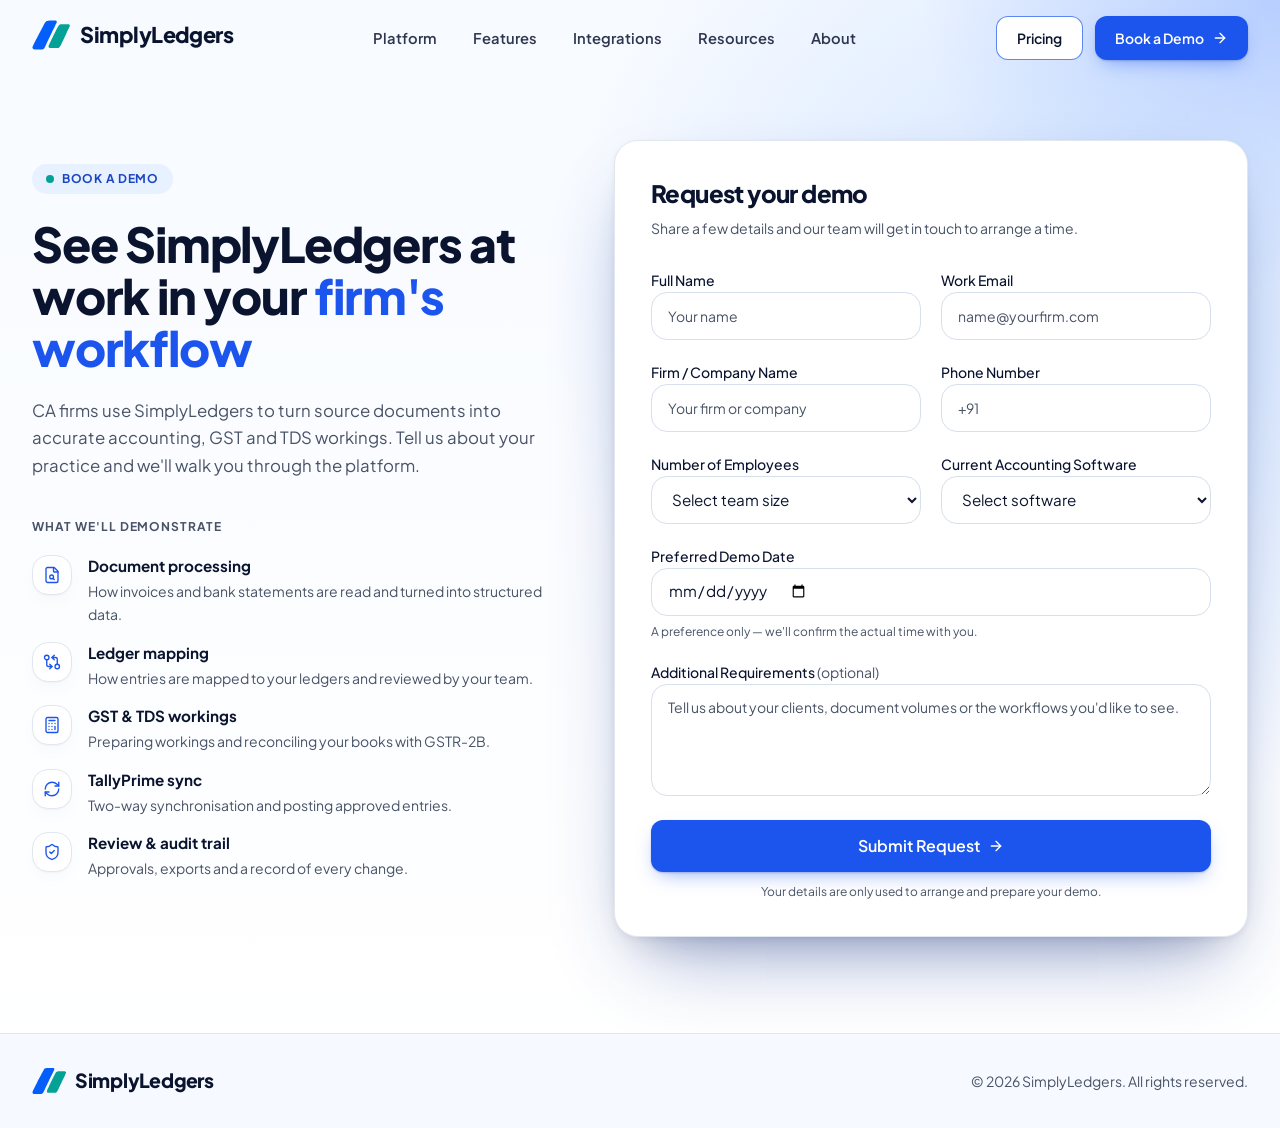
<file: book-demo.html>
<!DOCTYPE html>
<html lang="en" data-tsd-source="/src/routes/__root.tsx:119:5"><head><meta charset="utf-8"><meta name="viewport" content="width=device-width, initial-scale=1"><link rel="stylesheet" href="https://fonts.googleapis.com/css2?family=Plus+Jakarta+Sans:wght@400;500;600;700;800&amp;display=swap" data-precedence="default"><link rel="stylesheet" href="styles.css" data-precedence="default"><title>Book a Demo — SimplyLedgers for CA Firms</title><meta name="description" content="Request a personalised SimplyLedgers demo for your CA firm or accounting team: document processing, ledger mapping, GST and TDS workings and TallyPrime sync."><meta property="og:title" content="Book a Demo — SimplyLedgers for CA Firms"><meta property="og:description" content="Request a personalised SimplyLedgers demo for your CA firm or accounting team: document processing, ledger mapping, GST and TDS workings and TallyPrime sync."><meta property="og:type" content="website"><meta name="twitter:card" content="summary_large_image"><link rel="preconnect" href="https://fonts.googleapis.com"><link rel="preconnect" href="https://fonts.gstatic.com" crossorigin="anonymous">

<meta name="twitter:title" content="Book a Demo — SimplyLedgers for CA Firms"><meta name="twitter:description" content="Request a personalised SimplyLedgers demo for your CA firm or accounting team: document processing, ledger mapping, GST and TDS workings and TallyPrime sync."><meta property="og:image" content="https://simplyledgers.com/og-image.png"><meta name="twitter:image" content="https://simplyledgers.com/og-image.png"><link rel="icon" href="/favicon.ico" sizes="48x48"><link rel="icon" href="/favicon.svg" type="image/svg+xml"><link rel="icon" href="/favicon-192.png" type="image/png" sizes="192x192"><link rel="apple-touch-icon" href="/favicon-192.png"></head><body><!--$--><div class="min-h-screen bg-background"><header class="fixed inset-x-0 top-0 z-50 transition-all duration-300 border-b border-transparent bg-transparent"><div class="mx-auto grid h-[76px] max-w-7xl grid-cols-[minmax(0,1fr)_auto] items-center gap-6 px-5 sm:px-8 lg:flex lg:justify-between"><a class="min-w-0 shrink-0" aria-label="SimplyLedgers home" href="index.html"><span class="inline-flex items-center gap-2.5"><svg viewBox="568 362 406 318" aria-hidden="true" class="w-auto shrink-0 h-7 sm:h-[30px]"><g transform="translate(0 1024) scale(0.1 -0.1)"><path class="fill-brand-blue" d="M7410 6550 c-183 -8 -265 -61 -358 -233 -22 -40 -61 -110 -87 -157 -26 -47 -70 -128 -97 -180 -27 -52 -53 -99 -57 -105 -5 -5 -35 -62 -68 -125 -33 -63 -116 -221 -183 -350 -68 -129 -188 -361 -267 -515 -587 -1148 -596 -1169 -520 -1284 67 -101 66 -101 567 -101 633 0 586 -30 840 530 66 144 146 314 318 670 43 91 104 217 134 280 31 63 72 149 91 190 32 69 213 438 408 835 43 88 102 205 131 260 75 143 71 227 -13 270 -33 17 -571 27 -839 15z"></path><path class="fill-brand-teal" d="M8697 6159 c-66 -15 -132 -56 -183 -112 -48 -52 -305 -552 -637 -1237 -52 -107 -154 -316 -226 -464 -72 -148 -131 -271 -131 -273 0 -2 -20 -45 -45 -95 -76 -155 -58 -259 55 -319 44 -23 868 -22 943 1 155 48 183 93 519 830 56 122 140 305 181 390 24 52 97 208 162 345 65 138 171 360 236 494 141 289 147 319 83 391 -21 23 -51 44 -72 50 -46 12 -831 12 -885 -1z"></path></g></svg><span class="text-[1.25rem] font-extrabold leading-none tracking-tight sm:text-[1.35rem] text-foreground">SimplyLedgers</span></span></a><nav aria-label="Main" class="hidden items-center gap-1 lg:flex"><a class="group relative rounded-md px-4 py-2 text-[0.92rem] font-semibold text-foreground/85 transition-colors hover:text-primary" href="platform.html">Platform<span class="absolute inset-x-4 -bottom-0.5 h-0.5 origin-left scale-x-0 rounded-full bg-primary transition-transform duration-300 group-hover:scale-x-100"></span></a><a class="group relative rounded-md px-4 py-2 text-[0.92rem] font-semibold text-foreground/85 transition-colors hover:text-primary" href="features.html">Features<span class="absolute inset-x-4 -bottom-0.5 h-0.5 origin-left scale-x-0 rounded-full bg-primary transition-transform duration-300 group-hover:scale-x-100"></span></a><a class="group relative rounded-md px-4 py-2 text-[0.92rem] font-semibold text-foreground/85 transition-colors hover:text-primary" href="integrations.html">Integrations<span class="absolute inset-x-4 -bottom-0.5 h-0.5 origin-left scale-x-0 rounded-full bg-primary transition-transform duration-300 group-hover:scale-x-100"></span></a><a class="group relative rounded-md px-4 py-2 text-[0.92rem] font-semibold text-foreground/85 transition-colors hover:text-primary" href="resources.html">Resources<span class="absolute inset-x-4 -bottom-0.5 h-0.5 origin-left scale-x-0 rounded-full bg-primary transition-transform duration-300 group-hover:scale-x-100"></span></a><a class="group relative rounded-md px-4 py-2 text-[0.92rem] font-semibold text-foreground/85 transition-colors hover:text-primary" href="about.html">About<span class="absolute inset-x-4 -bottom-0.5 h-0.5 origin-left scale-x-0 rounded-full bg-primary transition-transform duration-300 group-hover:scale-x-100"></span></a></nav><div class="hidden items-center gap-3 lg:flex"><a class="inline-flex items-center justify-center gap-2 whitespace-nowrap text-sm cursor-pointer focus-visible:outline-none focus-visible:ring-1 focus-visible:ring-ring disabled:pointer-events-none disabled:opacity-50 disabled:cursor-not-allowed [&amp;_svg]:pointer-events-none [&amp;_svg]:size-4 [&amp;_svg]:shrink-0 border border-primary/70 bg-background text-foreground font-semibold transition-all duration-300 hover:border-primary hover:bg-secondary hover:-translate-y-px py-2 h-11 rounded-lg px-5" href="pricing.html">Pricing</a><a class="inline-flex items-center justify-center gap-2 whitespace-nowrap text-sm cursor-pointer focus-visible:outline-none focus-visible:ring-1 focus-visible:ring-ring disabled:pointer-events-none disabled:opacity-50 disabled:cursor-not-allowed [&amp;_svg]:pointer-events-none [&amp;_svg]:size-4 [&amp;_svg]:shrink-0 bg-primary text-primary-foreground font-semibold shadow-button transition-all duration-300 hover:bg-primary-deep hover:-translate-y-px [&amp;_svg]:transition-transform hover:[&amp;_svg]:translate-x-0.5 py-2 h-11 rounded-lg px-5 active" href="book-demo.html" data-status="active" aria-current="page">Book a Demo <svg xmlns="http://www.w3.org/2000/svg" width="24" height="24" viewBox="0 0 24 24" fill="none" stroke="currentColor" stroke-width="2" stroke-linecap="round" stroke-linejoin="round" class="lucide lucide-arrow-right" aria-hidden="true"><path d="M5 12h14"></path><path d="m12 5 7 7-7 7"></path></svg></a></div><button class="inline-flex items-center justify-center gap-2 whitespace-nowrap rounded-md text-sm font-medium cursor-pointer transition-colors focus-visible:outline-none focus-visible:ring-1 focus-visible:ring-ring disabled:pointer-events-none disabled:opacity-50 disabled:cursor-not-allowed [&amp;_svg]:pointer-events-none [&amp;_svg]:size-4 [&amp;_svg]:shrink-0 hover:bg-accent hover:text-accent-foreground h-9 w-9 shrink-0 lg:hidden" aria-label="Open menu" type="button" aria-haspopup="dialog" aria-expanded="false" data-state="closed"><svg xmlns="http://www.w3.org/2000/svg" width="24" height="24" viewBox="0 0 24 24" fill="none" stroke="currentColor" stroke-width="2" stroke-linecap="round" stroke-linejoin="round" class="lucide lucide-menu size-5!" aria-hidden="true"><path d="M4 5h16"></path><path d="M4 12h16"></path><path d="M4 19h16"></path></svg></button></div></header><main class="relative overflow-hidden bg-hero pt-[76px]"><div class="mx-auto grid max-w-7xl gap-14 px-5 pb-24 pt-12 sm:px-8 md:pt-16 lg:grid-cols-[minmax(0,0.9fr)_minmax(0,1.1fr)] lg:gap-16"><div class="min-w-0 lg:pt-6"><div class="reveal is-visible" style="--reveal-delay:0ms"><span class="eyebrow"><span class="size-2 rounded-full bg-brand-teal"></span>Book a Demo</span></div><div class="reveal is-visible" style="--reveal-delay:80ms"><h1 class="mt-6 text-[2.3rem] font-extrabold leading-[1.08] text-foreground sm:text-5xl lg:text-[3rem]">See SimplyLedgers at work in your <span class="text-primary">firm's workflow</span></h1></div><div class="reveal is-visible" style="--reveal-delay:160ms"><p class="mt-6 max-w-xl text-[1.05rem] leading-relaxed text-muted-foreground">CA firms use SimplyLedgers to turn source documents into accurate accounting, GST and TDS workings. Tell us about your practice and we'll walk you through the platform.</p></div><div class="reveal is-visible" style="--reveal-delay:220ms"><p class="mt-10 text-xs font-bold uppercase tracking-[0.08em] text-muted-foreground">What we'll demonstrate</p></div><ul class="mt-5 grid gap-4"><li class="reveal flex items-start gap-4 is-visible" style="--reveal-delay:260ms"><span class="grid size-10 shrink-0 place-items-center rounded-xl border border-border bg-background text-primary shadow-soft"><svg xmlns="http://www.w3.org/2000/svg" width="24" height="24" viewBox="0 0 24 24" fill="none" stroke="currentColor" stroke-width="1.8" stroke-linecap="round" stroke-linejoin="round" class="lucide lucide-file-search size-[18px]" aria-hidden="true"><path d="M6 22a2 2 0 0 1-2-2V4a2 2 0 0 1 2-2h8a2.4 2.4 0 0 1 1.704.706l3.588 3.588A2.4 2.4 0 0 1 20 8v12a2 2 0 0 1-2 2z"></path><path d="M14 2v5a1 1 0 0 0 1 1h5"></path><circle cx="11.5" cy="14.5" r="2.5"></circle><path d="M13.3 16.3 15 18"></path></svg></span><div><p class="text-[0.95rem] font-bold text-foreground">Document processing</p><p class="mt-0.5 text-sm leading-relaxed text-muted-foreground">How invoices and bank statements are read and turned into structured data.</p></div></li><li class="reveal flex items-start gap-4 is-visible" style="--reveal-delay:330ms"><span class="grid size-10 shrink-0 place-items-center rounded-xl border border-border bg-background text-primary shadow-soft"><svg xmlns="http://www.w3.org/2000/svg" width="24" height="24" viewBox="0 0 24 24" fill="none" stroke="currentColor" stroke-width="1.8" stroke-linecap="round" stroke-linejoin="round" class="lucide lucide-git-compare-arrows size-[18px]" aria-hidden="true"><circle cx="5" cy="6" r="3"></circle><path d="M12 6h5a2 2 0 0 1 2 2v7"></path><path d="m15 9-3-3 3-3"></path><circle cx="19" cy="18" r="3"></circle><path d="M12 18H7a2 2 0 0 1-2-2V9"></path><path d="m9 15 3 3-3 3"></path></svg></span><div><p class="text-[0.95rem] font-bold text-foreground">Ledger mapping</p><p class="mt-0.5 text-sm leading-relaxed text-muted-foreground">How entries are mapped to your ledgers and reviewed by your team.</p></div></li><li class="reveal flex items-start gap-4 is-visible" style="--reveal-delay:400ms"><span class="grid size-10 shrink-0 place-items-center rounded-xl border border-border bg-background text-primary shadow-soft"><svg xmlns="http://www.w3.org/2000/svg" width="24" height="24" viewBox="0 0 24 24" fill="none" stroke="currentColor" stroke-width="1.8" stroke-linecap="round" stroke-linejoin="round" class="lucide lucide-calculator size-[18px]" aria-hidden="true"><rect width="16" height="20" x="4" y="2" rx="2"></rect><line x1="8" x2="16" y1="6" y2="6"></line><line x1="16" x2="16" y1="14" y2="18"></line><path d="M16 10h.01"></path><path d="M12 10h.01"></path><path d="M8 10h.01"></path><path d="M12 14h.01"></path><path d="M8 14h.01"></path><path d="M12 18h.01"></path><path d="M8 18h.01"></path></svg></span><div><p class="text-[0.95rem] font-bold text-foreground">GST &amp; TDS workings</p><p class="mt-0.5 text-sm leading-relaxed text-muted-foreground">Preparing workings and reconciling your books with GSTR-2B.</p></div></li><li class="reveal flex items-start gap-4 is-visible" style="--reveal-delay:470ms"><span class="grid size-10 shrink-0 place-items-center rounded-xl border border-border bg-background text-primary shadow-soft"><svg xmlns="http://www.w3.org/2000/svg" width="24" height="24" viewBox="0 0 24 24" fill="none" stroke="currentColor" stroke-width="1.8" stroke-linecap="round" stroke-linejoin="round" class="lucide lucide-refresh-cw size-[18px]" aria-hidden="true"><path d="M3 12a9 9 0 0 1 9-9 9.75 9.75 0 0 1 6.74 2.74L21 8"></path><path d="M21 3v5h-5"></path><path d="M21 12a9 9 0 0 1-9 9 9.75 9.75 0 0 1-6.74-2.74L3 16"></path><path d="M8 16H3v5"></path></svg></span><div><p class="text-[0.95rem] font-bold text-foreground">TallyPrime sync</p><p class="mt-0.5 text-sm leading-relaxed text-muted-foreground">Two-way synchronisation and posting approved entries.</p></div></li><li class="reveal flex items-start gap-4 is-visible" style="--reveal-delay:540ms"><span class="grid size-10 shrink-0 place-items-center rounded-xl border border-border bg-background text-primary shadow-soft"><svg xmlns="http://www.w3.org/2000/svg" width="24" height="24" viewBox="0 0 24 24" fill="none" stroke="currentColor" stroke-width="1.8" stroke-linecap="round" stroke-linejoin="round" class="lucide lucide-shield-check size-[18px]" aria-hidden="true"><path d="M20 13c0 5-3.5 7.5-7.66 8.95a1 1 0 0 1-.67-.01C7.5 20.5 4 18 4 13V6a1 1 0 0 1 1-1c2 0 4.5-1.2 6.24-2.72a1.17 1.17 0 0 1 1.52 0C14.51 3.81 17 5 19 5a1 1 0 0 1 1 1z"></path><path d="m9 12 2 2 4-4"></path></svg></span><div><p class="text-[0.95rem] font-bold text-foreground">Review &amp; audit trail</p><p class="mt-0.5 text-sm leading-relaxed text-muted-foreground">Approvals, exports and a record of every change.</p></div></li></ul></div><div class="reveal min-w-0 is-visible" style="--reveal-delay:160ms"><div class="rounded-[24px] border border-border bg-background p-6 shadow-frame sm:p-9"><div class="mb-7"><h2 class="text-xl font-extrabold text-foreground sm:text-2xl">Request your demo</h2><p class="mt-2 text-sm leading-relaxed text-muted-foreground">Share a few details and our team will get in touch to arrange a time.</p></div><form novalidate="" class="grid gap-5 sm:grid-cols-2"><div class="space-y-2"><label class="text-sm font-medium leading-none peer-disabled:cursor-not-allowed peer-disabled:opacity-70" for="_R_3aaq_-form-item">Full Name</label><input class="flex w-full border py-1 file:border-0 file:bg-transparent file:text-sm file:font-medium file:text-foreground placeholder:text-muted-foreground focus-visible:outline-none disabled:cursor-not-allowed disabled:opacity-50 md:text-sm h-12 rounded-xl border-input bg-background px-4 text-[0.95rem] shadow-none transition-colors focus-visible:border-primary focus-visible:ring-2 focus-visible:ring-primary/20" autocomplete="name" placeholder="Your name" id="_R_3aaq_-form-item" aria-describedby="_R_3aaq_-form-item-description" aria-invalid="false" name="fullName" value=""></div><div class="space-y-2"><label class="text-sm font-medium leading-none peer-disabled:cursor-not-allowed peer-disabled:opacity-70" for="_R_5aaq_-form-item">Work Email</label><input type="email" class="flex w-full border py-1 file:border-0 file:bg-transparent file:text-sm file:font-medium file:text-foreground placeholder:text-muted-foreground focus-visible:outline-none disabled:cursor-not-allowed disabled:opacity-50 md:text-sm h-12 rounded-xl border-input bg-background px-4 text-[0.95rem] shadow-none transition-colors focus-visible:border-primary focus-visible:ring-2 focus-visible:ring-primary/20" autocomplete="email" placeholder="name@yourfirm.com" id="_R_5aaq_-form-item" aria-describedby="_R_5aaq_-form-item-description" aria-invalid="false" name="workEmail" value=""></div><div class="space-y-2"><label class="text-sm font-medium leading-none peer-disabled:cursor-not-allowed peer-disabled:opacity-70" for="_R_7aaq_-form-item">Firm / Company Name</label><input class="flex w-full border py-1 file:border-0 file:bg-transparent file:text-sm file:font-medium file:text-foreground placeholder:text-muted-foreground focus-visible:outline-none disabled:cursor-not-allowed disabled:opacity-50 md:text-sm h-12 rounded-xl border-input bg-background px-4 text-[0.95rem] shadow-none transition-colors focus-visible:border-primary focus-visible:ring-2 focus-visible:ring-primary/20" autocomplete="organization" placeholder="Your firm or company" id="_R_7aaq_-form-item" aria-describedby="_R_7aaq_-form-item-description" aria-invalid="false" name="companyName" value=""></div><div class="space-y-2"><label class="text-sm font-medium leading-none peer-disabled:cursor-not-allowed peer-disabled:opacity-70" for="_R_9aaq_-form-item">Phone Number</label><input type="tel" class="flex w-full border py-1 file:border-0 file:bg-transparent file:text-sm file:font-medium file:text-foreground placeholder:text-muted-foreground focus-visible:outline-none disabled:cursor-not-allowed disabled:opacity-50 md:text-sm h-12 rounded-xl border-input bg-background px-4 text-[0.95rem] shadow-none transition-colors focus-visible:border-primary focus-visible:ring-2 focus-visible:ring-primary/20" autocomplete="tel" placeholder="+91" id="_R_9aaq_-form-item" aria-describedby="_R_9aaq_-form-item-description" aria-invalid="false" name="phone" value=""></div><div class="space-y-2"><label class="text-sm font-medium leading-none peer-disabled:cursor-not-allowed peer-disabled:opacity-70" for="_R_baaq_-form-item">Number of Employees</label><select id="_R_baaq_-form-item" name="employees" class="flex items-center justify-between whitespace-nowrap border py-2 ring-offset-background cursor-pointer focus:outline-none focus:ring-1 focus:ring-ring disabled:cursor-not-allowed disabled:opacity-50 [&amp;&gt;span]:line-clamp-1 h-12 rounded-xl border-input bg-background px-4 text-[0.95rem] shadow-none transition-colors focus-visible:border-primary focus-visible:ring-2 focus-visible:ring-primary/20 w-full data-[placeholder]:text-muted-foreground appearance-none bg-no-repeat"><option value="" selected disabled>Select team size</option><option value="1–10">1–10</option><option value="11–50">11–50</option><option value="51–200">51–200</option><option value="201–500">201–500</option><option value="500+">500+</option></select></div><div class="space-y-2"><label class="text-sm font-medium leading-none peer-disabled:cursor-not-allowed peer-disabled:opacity-70" for="_R_daaq_-form-item">Current Accounting Software</label><select id="_R_daaq_-form-item" name="accountingSoftware" class="flex items-center justify-between whitespace-nowrap border py-2 ring-offset-background cursor-pointer focus:outline-none focus:ring-1 focus:ring-ring disabled:cursor-not-allowed disabled:opacity-50 [&amp;&gt;span]:line-clamp-1 h-12 rounded-xl border-input bg-background px-4 text-[0.95rem] shadow-none transition-colors focus-visible:border-primary focus-visible:ring-2 focus-visible:ring-primary/20 w-full data-[placeholder]:text-muted-foreground appearance-none bg-no-repeat"><option value="" selected disabled>Select software</option><option value="TallyPrime">TallyPrime</option><option value="Tally.ERP 9">Tally.ERP 9</option><option value="Zoho Books">Zoho Books</option><option value="Busy">Busy</option><option value="QuickBooks">QuickBooks</option><option value="Excel / spreadsheets">Excel / spreadsheets</option><option value="Other">Other</option></select></div><div class="space-y-2 sm:col-span-2"><label class="text-sm font-medium leading-none peer-disabled:cursor-not-allowed peer-disabled:opacity-70" for="_R_faaq_-form-item">Preferred Demo Date</label><input type="date" id="_R_faaq_-form-item" name="preferredDate" class="inline-flex items-center whitespace-nowrap cursor-pointer focus-visible:outline-none disabled:pointer-events-none disabled:opacity-50 disabled:cursor-not-allowed [&amp;_svg]:pointer-events-none [&amp;_svg]:size-4 [&amp;_svg]:shrink-0 border hover:text-accent-foreground py-2 h-12 rounded-xl border-input bg-background px-4 text-[0.95rem] shadow-none transition-colors focus-visible:border-primary focus-visible:ring-2 focus-visible:ring-primary/20 w-full justify-start gap-3 font-normal hover:bg-background text-foreground"><p class="text-xs text-muted-foreground">A preference only — we'll confirm the actual time with you.</p></div><div class="space-y-2 sm:col-span-2"><label class="text-sm font-medium leading-none peer-disabled:cursor-not-allowed peer-disabled:opacity-70" for="_R_haaq_-form-item">Additional Requirements <span class="font-normal text-muted-foreground">(optional)</span></label><textarea class="flex w-full border placeholder:text-muted-foreground focus-visible:outline-none disabled:cursor-not-allowed disabled:opacity-50 md:text-sm min-h-28 rounded-xl border-input bg-background px-4 py-3 text-[0.95rem] shadow-none focus-visible:border-primary focus-visible:ring-2 focus-visible:ring-primary/20" rows="4" placeholder="Tell us about your clients, document volumes or the workflows you'd like to see." name="requirements" id="_R_haaq_-form-item" aria-describedby="_R_haaq_-form-item-description" aria-invalid="false"></textarea></div><div class="flex flex-col gap-3 pt-1 sm:col-span-2"><button class="inline-flex items-center justify-center gap-2 whitespace-nowrap cursor-pointer focus-visible:outline-none focus-visible:ring-1 focus-visible:ring-ring disabled:pointer-events-none disabled:opacity-50 disabled:cursor-not-allowed [&amp;_svg]:pointer-events-none [&amp;_svg]:size-4 [&amp;_svg]:shrink-0 bg-primary text-primary-foreground font-semibold shadow-button transition-all duration-300 hover:bg-primary-deep hover:-translate-y-px [&amp;_svg]:transition-transform hover:[&amp;_svg]:translate-x-0.5 h-[52px] rounded-lg px-6 text-base w-full" type="submit">Submit Request <svg xmlns="http://www.w3.org/2000/svg" width="24" height="24" viewBox="0 0 24 24" fill="none" stroke="currentColor" stroke-width="2" stroke-linecap="round" stroke-linejoin="round" class="lucide lucide-arrow-right" aria-hidden="true"><path d="M5 12h14"></path><path d="m12 5 7 7-7 7"></path></svg></button><p class="text-center text-xs text-muted-foreground">Your details are only used to arrange and prepare your demo.</p></div></form></div></div></div></main><footer class="border-t border-border bg-surface"><div class="mx-auto flex max-w-7xl flex-col items-start justify-between gap-4 px-5 py-8 sm:flex-row sm:items-center sm:px-8"><span class="inline-flex items-center gap-2.5 scale-90 origin-left"><svg viewBox="568 362 406 318" aria-hidden="true" class="w-auto shrink-0 h-7 sm:h-[30px]"><g transform="translate(0 1024) scale(0.1 -0.1)"><path class="fill-brand-blue" d="M7410 6550 c-183 -8 -265 -61 -358 -233 -22 -40 -61 -110 -87 -157 -26 -47 -70 -128 -97 -180 -27 -52 -53 -99 -57 -105 -5 -5 -35 -62 -68 -125 -33 -63 -116 -221 -183 -350 -68 -129 -188 -361 -267 -515 -587 -1148 -596 -1169 -520 -1284 67 -101 66 -101 567 -101 633 0 586 -30 840 530 66 144 146 314 318 670 43 91 104 217 134 280 31 63 72 149 91 190 32 69 213 438 408 835 43 88 102 205 131 260 75 143 71 227 -13 270 -33 17 -571 27 -839 15z"></path><path class="fill-brand-teal" d="M8697 6159 c-66 -15 -132 -56 -183 -112 -48 -52 -305 -552 -637 -1237 -52 -107 -154 -316 -226 -464 -72 -148 -131 -271 -131 -273 0 -2 -20 -45 -45 -95 -76 -155 -58 -259 55 -319 44 -23 868 -22 943 1 155 48 183 93 519 830 56 122 140 305 181 390 24 52 97 208 162 345 65 138 171 360 236 494 141 289 147 319 83 391 -21 23 -51 44 -72 50 -46 12 -831 12 -885 -1z"></path></g></svg><span class="text-[1.25rem] font-extrabold leading-none tracking-tight sm:text-[1.35rem] text-foreground">SimplyLedgers</span></span><p class="text-sm text-muted-foreground">© <!-- -->2026<!-- --> SimplyLedgers. All rights reserved.</p></div></footer></div><!--/$-->


<div></div><span id="PING_IFRAME_FORM_DETECTION" style="display: none;"></span><div id="mobile-menu" hidden><div data-state="open" class="fixed inset-0 z-50 bg-black/80 data-[state=open]:animate-in data-[state=closed]:animate-out data-[state=closed]:fade-out-0 data-[state=open]:fade-in-0" data-aria-hidden="true" aria-hidden="true"></div>
<div role="dialog" id="radix-_R_haq_" data-state="open" class="fixed z-50 bg-background p-6 shadow-lg transition ease-in-out data-[state=closed]:duration-300 data-[state=open]:duration-500 data-[state=open]:animate-in data-[state=closed]:animate-out inset-y-0 right-0 h-full w-3/4 border-l data-[state=closed]:slide-out-to-right data-[state=open]:slide-in-from-right sm:max-w-sm flex flex-col gap-6 pt-14" tabindex="-1" aria-labelledby="radix-_R_haqH1_"><button type="button" class="absolute right-4 top-4 rounded-sm opacity-70 ring-offset-background cursor-pointer transition-opacity hover:opacity-100 focus:outline-none focus:ring-2 focus:ring-ring focus:ring-offset-2 disabled:pointer-events-none data-[state=open]:bg-secondary"><svg xmlns="http://www.w3.org/2000/svg" width="24" height="24" viewBox="0 0 24 24" fill="none" stroke="currentColor" stroke-width="2" stroke-linecap="round" stroke-linejoin="round" class="lucide lucide-x h-4 w-4" aria-hidden="true"><path d="M18 6 6 18"></path><path d="m6 6 12 12"></path></svg><span class="sr-only">Close</span></button><h2 id="radix-_R_haqH1_" class="text-lg font-semibold text-foreground sr-only">Menu</h2><nav aria-label="Mobile" class="flex flex-col gap-1"><a class="rounded-lg px-3 py-3 text-base font-semibold text-foreground transition-colors hover:bg-secondary hover:text-primary" href="platform.html">Platform</a><a class="rounded-lg px-3 py-3 text-base font-semibold text-foreground transition-colors hover:bg-secondary hover:text-primary" href="features.html">Features</a><a class="rounded-lg px-3 py-3 text-base font-semibold text-foreground transition-colors hover:bg-secondary hover:text-primary" href="integrations.html">Integrations</a><a class="rounded-lg px-3 py-3 text-base font-semibold text-foreground transition-colors hover:bg-secondary hover:text-primary" href="resources.html">Resources</a><a class="rounded-lg px-3 py-3 text-base font-semibold text-foreground transition-colors hover:bg-secondary hover:text-primary" href="about.html">About</a></nav><div class="mt-auto flex flex-col gap-3"><a class="inline-flex items-center justify-center gap-2 whitespace-nowrap text-sm cursor-pointer focus-visible:outline-none focus-visible:ring-1 focus-visible:ring-ring disabled:pointer-events-none disabled:opacity-50 disabled:cursor-not-allowed [&amp;_svg]:pointer-events-none [&amp;_svg]:size-4 [&amp;_svg]:shrink-0 border border-primary/70 bg-background text-foreground font-semibold transition-all duration-300 hover:border-primary hover:bg-secondary hover:-translate-y-px px-4 py-2 h-12 rounded-lg" href="pricing.html">Pricing</a><a class="inline-flex items-center justify-center gap-2 whitespace-nowrap text-sm cursor-pointer focus-visible:outline-none focus-visible:ring-1 focus-visible:ring-ring disabled:pointer-events-none disabled:opacity-50 disabled:cursor-not-allowed [&amp;_svg]:pointer-events-none [&amp;_svg]:size-4 [&amp;_svg]:shrink-0 bg-primary text-primary-foreground font-semibold shadow-button transition-all duration-300 hover:bg-primary-deep hover:-translate-y-px [&amp;_svg]:transition-transform hover:[&amp;_svg]:translate-x-0.5 px-4 py-2 h-12 rounded-lg" href="book-demo.html">Book a Demo <svg xmlns="http://www.w3.org/2000/svg" width="24" height="24" viewBox="0 0 24 24" fill="none" stroke="currentColor" stroke-width="2" stroke-linecap="round" stroke-linejoin="round" class="lucide lucide-arrow-right" aria-hidden="true"><path d="M5 12h14"></path><path d="m12 5 7 7-7 7"></path></svg></a></div></div></div><script src="site.js"></script></body></html>
</file>
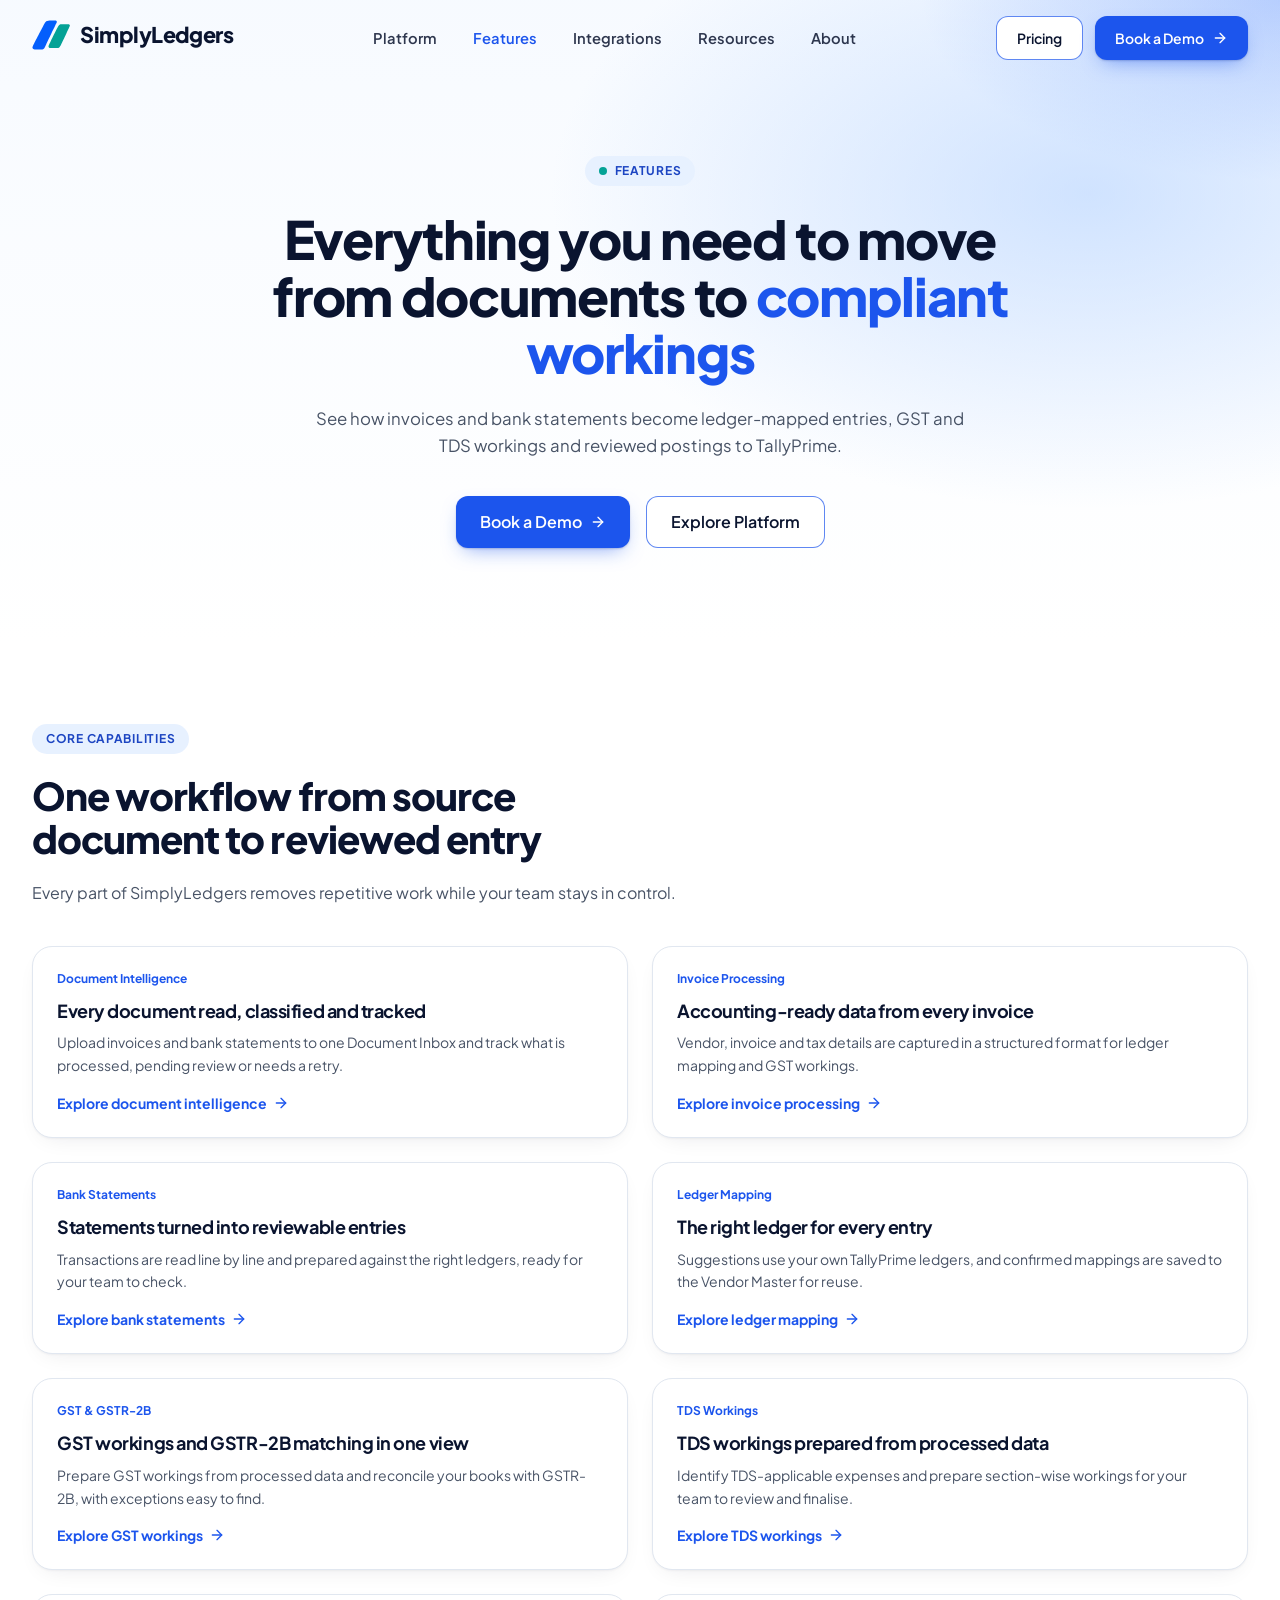
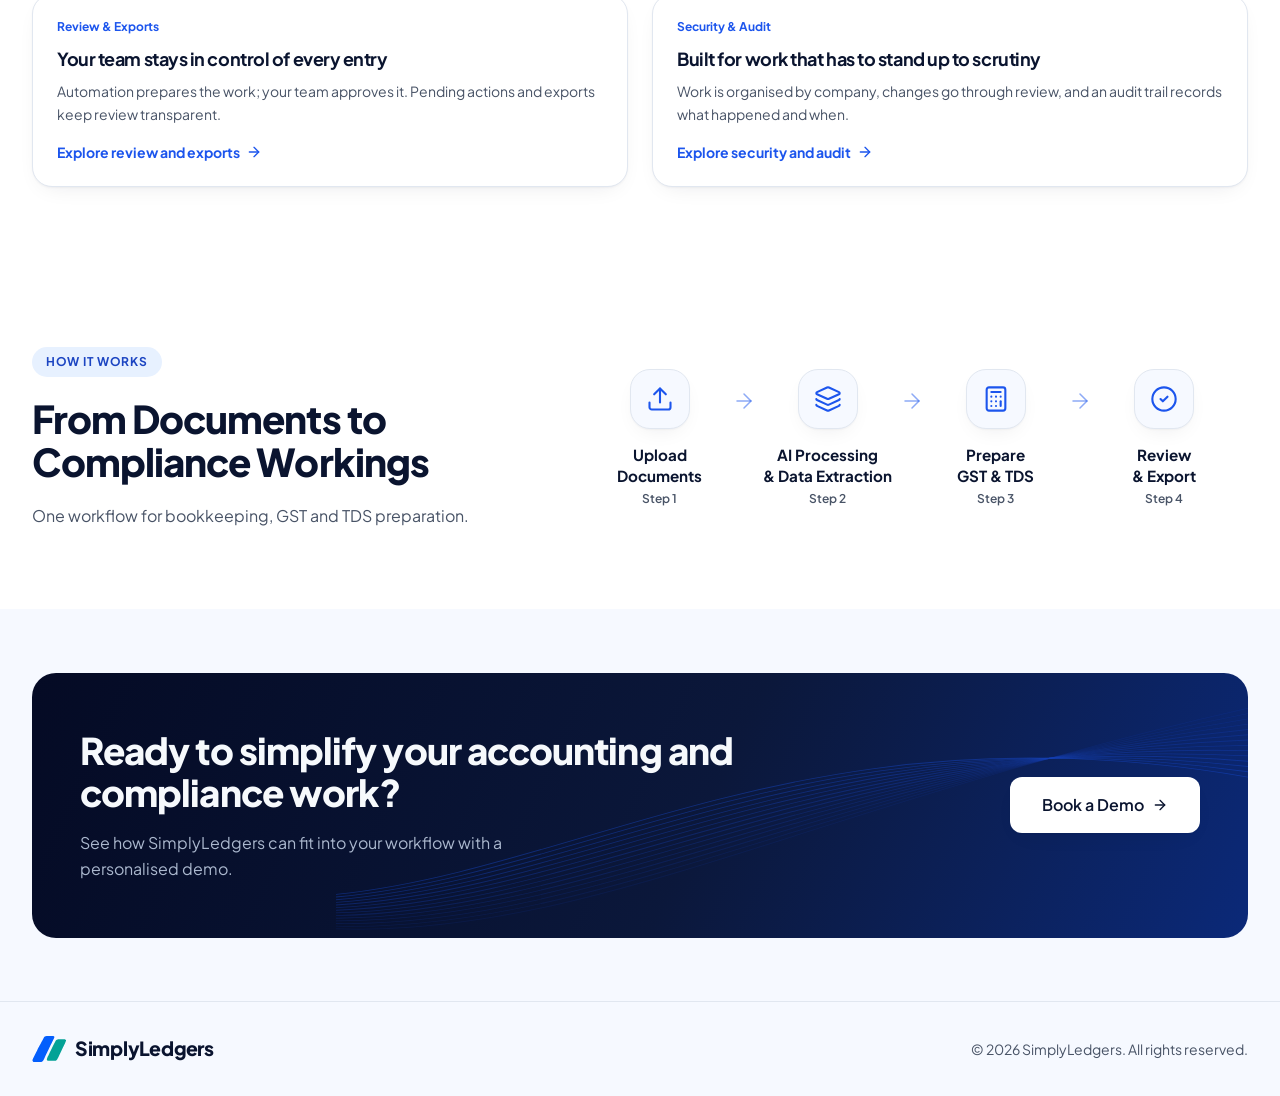
<file: features.html>
<!DOCTYPE html>
<html lang="en">
<head>
<meta charset="utf-8">
<meta name="viewport" content="width=device-width, initial-scale=1">
<link rel="stylesheet" href="https://fonts.googleapis.com/css2?family=Plus+Jakarta+Sans:wght@400;500;600;700;800&amp;display=swap">
<link rel="stylesheet" href="styles.css">
<title>Features — SimplyLedgers Accounting Automation</title>
<meta name="description" content="Explore the features that turn invoices and bank statements into ledger-mapped entries, GST and TDS workings, and TallyPrime postings.">
<meta property="og:title" content="Features — SimplyLedgers Accounting Automation">
<meta property="og:description" content="Explore the features that turn invoices and bank statements into ledger-mapped entries, GST and TDS workings, and TallyPrime postings.">
<meta property="og:type" content="website">
<meta name="twitter:card" content="summary_large_image">
<link rel="preconnect" href="https://fonts.googleapis.com">
<link rel="preconnect" href="https://fonts.gstatic.com" crossorigin="anonymous">
<link rel="icon" href="/favicon.ico" sizes="48x48"><link rel="icon" href="/favicon.svg" type="image/svg+xml"><link rel="icon" href="/favicon-192.png" type="image/png" sizes="192x192"><link rel="apple-touch-icon" href="/favicon-192.png">
</head>
<body>
<div class="min-h-screen bg-background">
<header class="fixed inset-x-0 top-0 z-50 transition-all duration-300 border-b border-transparent bg-transparent"><div class="mx-auto grid h-[76px] max-w-7xl grid-cols-[minmax(0,1fr)_auto] items-center gap-6 px-5 sm:px-8 lg:flex lg:justify-between"><a class="min-w-0 shrink-0" aria-label="SimplyLedgers home" href="index.html"><span class="inline-flex items-center gap-2.5"><svg viewBox="568 362 406 318" aria-hidden="true" class="w-auto shrink-0 h-7 sm:h-[30px]"><g transform="translate(0 1024) scale(0.1 -0.1)"><path class="fill-brand-blue" d="M7410 6550 c-183 -8 -265 -61 -358 -233 -22 -40 -61 -110 -87 -157 -26 -47 -70 -128 -97 -180 -27 -52 -53 -99 -57 -105 -5 -5 -35 -62 -68 -125 -33 -63 -116 -221 -183 -350 -68 -129 -188 -361 -267 -515 -587 -1148 -596 -1169 -520 -1284 67 -101 66 -101 567 -101 633 0 586 -30 840 530 66 144 146 314 318 670 43 91 104 217 134 280 31 63 72 149 91 190 32 69 213 438 408 835 43 88 102 205 131 260 75 143 71 227 -13 270 -33 17 -571 27 -839 15z"></path><path class="fill-brand-teal" d="M8697 6159 c-66 -15 -132 -56 -183 -112 -48 -52 -305 -552 -637 -1237 -52 -107 -154 -316 -226 -464 -72 -148 -131 -271 -131 -273 0 -2 -20 -45 -45 -95 -76 -155 -58 -259 55 -319 44 -23 868 -22 943 1 155 48 183 93 519 830 56 122 140 305 181 390 24 52 97 208 162 345 65 138 171 360 236 494 141 289 147 319 83 391 -21 23 -51 44 -72 50 -46 12 -831 12 -885 -1z"></path></g></svg><span class="text-[1.25rem] font-extrabold leading-none tracking-tight sm:text-[1.35rem] text-foreground">SimplyLedgers</span></span></a><nav aria-label="Main" class="hidden items-center gap-1 lg:flex"><a class="group relative rounded-md px-4 py-2 text-[0.92rem] font-semibold text-foreground/85 transition-colors hover:text-primary" href="platform.html">Platform<span class="absolute inset-x-4 -bottom-0.5 h-0.5 origin-left scale-x-0 rounded-full bg-primary transition-transform duration-300 group-hover:scale-x-100"></span></a><a class="group relative rounded-md px-4 py-2 text-[0.92rem] font-semibold text-foreground/85 transition-colors hover:text-primary text-primary" href="features.html" aria-current="page">Features<span class="absolute inset-x-4 -bottom-0.5 h-0.5 origin-left scale-x-0 rounded-full bg-primary transition-transform duration-300 group-hover:scale-x-100"></span></a><a class="group relative rounded-md px-4 py-2 text-[0.92rem] font-semibold text-foreground/85 transition-colors hover:text-primary" href="integrations.html">Integrations<span class="absolute inset-x-4 -bottom-0.5 h-0.5 origin-left scale-x-0 rounded-full bg-primary transition-transform duration-300 group-hover:scale-x-100"></span></a><a class="group relative rounded-md px-4 py-2 text-[0.92rem] font-semibold text-foreground/85 transition-colors hover:text-primary" href="resources.html">Resources<span class="absolute inset-x-4 -bottom-0.5 h-0.5 origin-left scale-x-0 rounded-full bg-primary transition-transform duration-300 group-hover:scale-x-100"></span></a><a class="group relative rounded-md px-4 py-2 text-[0.92rem] font-semibold text-foreground/85 transition-colors hover:text-primary" href="about.html">About<span class="absolute inset-x-4 -bottom-0.5 h-0.5 origin-left scale-x-0 rounded-full bg-primary transition-transform duration-300 group-hover:scale-x-100"></span></a></nav><div class="hidden items-center gap-3 lg:flex"><a class="inline-flex items-center justify-center gap-2 whitespace-nowrap text-sm cursor-pointer focus-visible:outline-none focus-visible:ring-1 focus-visible:ring-ring disabled:pointer-events-none disabled:opacity-50 disabled:cursor-not-allowed [&amp;_svg]:pointer-events-none [&amp;_svg]:size-4 [&amp;_svg]:shrink-0 border border-primary/70 bg-background text-foreground font-semibold transition-all duration-300 hover:border-primary hover:bg-secondary hover:-translate-y-px py-2 h-11 rounded-lg px-5" href="pricing.html">Pricing</a><a class="inline-flex items-center justify-center gap-2 whitespace-nowrap text-sm cursor-pointer focus-visible:outline-none focus-visible:ring-1 focus-visible:ring-ring disabled:pointer-events-none disabled:opacity-50 disabled:cursor-not-allowed [&amp;_svg]:pointer-events-none [&amp;_svg]:size-4 [&amp;_svg]:shrink-0 bg-primary text-primary-foreground font-semibold shadow-button transition-all duration-300 hover:bg-primary-deep hover:-translate-y-px [&amp;_svg]:transition-transform hover:[&amp;_svg]:translate-x-0.5 py-2 h-11 rounded-lg px-5" href="book-demo.html">Book a Demo <svg xmlns="http://www.w3.org/2000/svg" width="24" height="24" viewBox="0 0 24 24" fill="none" stroke="currentColor" stroke-width="2" stroke-linecap="round" stroke-linejoin="round" class="lucide lucide-arrow-right" aria-hidden="true"><path d="M5 12h14"></path><path d="m12 5 7 7-7 7"></path></svg></a></div><button class="inline-flex items-center justify-center gap-2 whitespace-nowrap rounded-md text-sm font-medium cursor-pointer transition-colors focus-visible:outline-none focus-visible:ring-1 focus-visible:ring-ring disabled:pointer-events-none disabled:opacity-50 disabled:cursor-not-allowed [&amp;_svg]:pointer-events-none [&amp;_svg]:size-4 [&amp;_svg]:shrink-0 hover:bg-accent hover:text-accent-foreground h-9 w-9 shrink-0 lg:hidden" aria-label="Open menu" type="button" aria-haspopup="dialog" aria-expanded="false" data-state="closed"><svg xmlns="http://www.w3.org/2000/svg" width="24" height="24" viewBox="0 0 24 24" fill="none" stroke="currentColor" stroke-width="2" stroke-linecap="round" stroke-linejoin="round" class="lucide lucide-menu size-5!" aria-hidden="true"><path d="M4 5h16"></path><path d="M4 12h16"></path><path d="M4 19h16"></path></svg></button></div></header>
<main>
<section class="relative overflow-hidden bg-hero pt-[76px]">
  <div class="mx-auto max-w-7xl px-5 pb-16 pt-14 sm:px-8 md:pt-20 lg:pb-24">
    <div class="mx-auto max-w-3xl text-center">
      <div class="reveal is-visible" style="--reveal-delay:0ms"><span class="eyebrow"><span class="size-2 rounded-full bg-brand-teal"></span>Features</span></div>
      <div class="reveal is-visible" style="--reveal-delay:80ms"><h1 class="mt-6 text-[2.3rem] font-extrabold leading-[1.08] text-foreground sm:text-5xl lg:text-[3.3rem]">Everything you need to move from documents to <span class="text-primary">compliant workings</span></h1></div>
      <div class="reveal is-visible" style="--reveal-delay:160ms"><p class="mx-auto mt-6 max-w-2xl text-[1.05rem] leading-relaxed text-muted-foreground">See how invoices and bank statements become ledger-mapped entries, GST and TDS workings and reviewed postings to TallyPrime.</p></div>
      <div class="reveal mt-9 flex flex-wrap justify-center gap-4 is-visible" style="--reveal-delay:240ms">
        <a class="inline-flex items-center justify-center gap-2 whitespace-nowrap cursor-pointer focus-visible:outline-none focus-visible:ring-1 focus-visible:ring-ring disabled:pointer-events-none disabled:opacity-50 disabled:cursor-not-allowed [&amp;_svg]:pointer-events-none [&amp;_svg]:size-4 [&amp;_svg]:shrink-0 bg-primary text-primary-foreground font-semibold shadow-button transition-all duration-300 hover:bg-primary-deep hover:-translate-y-px [&amp;_svg]:transition-transform hover:[&amp;_svg]:translate-x-0.5 h-[52px] rounded-lg px-6 text-base" href="book-demo.html">Book a Demo <svg xmlns="http://www.w3.org/2000/svg" width="24" height="24" viewBox="0 0 24 24" fill="none" stroke="currentColor" stroke-width="2" stroke-linecap="round" stroke-linejoin="round" class="lucide lucide-arrow-right" aria-hidden="true"><path d="M5 12h14"></path><path d="m12 5 7 7-7 7"></path></svg></a>
        <a class="inline-flex items-center justify-center gap-2 whitespace-nowrap cursor-pointer focus-visible:outline-none focus-visible:ring-1 focus-visible:ring-ring disabled:pointer-events-none disabled:opacity-50 disabled:cursor-not-allowed [&amp;_svg]:pointer-events-none [&amp;_svg]:size-4 [&amp;_svg]:shrink-0 border border-primary/70 bg-background text-foreground font-semibold transition-all duration-300 hover:border-primary hover:bg-secondary hover:-translate-y-px h-[52px] rounded-lg px-6 text-base" href="platform.html">Explore Platform</a>
      </div>
    </div>
  </div>
</section>
<section class="bg-background py-16 lg:py-20">
  <div class="mx-auto max-w-7xl px-5 sm:px-8">
    <div class="max-w-2xl">
      <span class="eyebrow">Core capabilities</span>
      <h2 class="mt-5 text-3xl font-extrabold leading-[1.12] text-foreground sm:text-[2.4rem]">One workflow from source document to reviewed entry</h2>
      <p class="mt-5 text-base leading-relaxed text-muted-foreground">Every part of SimplyLedgers removes repetitive work while your team stays in control.</p>
    </div>
    <div class="mt-10 grid gap-6 sm:grid-cols-2">
<a href="platform.html#document-intelligence" class="group flex flex-col rounded-2xl border border-border bg-background p-6 shadow-soft transition-all duration-300 hover:-translate-y-1 hover:border-primary/30">
  <span class="text-xs font-bold text-primary">Document Intelligence</span>
  <h3 class="mt-3 text-lg font-bold leading-snug text-foreground">Every document read, classified and tracked</h3>
  <p class="mt-2 flex-1 text-sm leading-relaxed text-muted-foreground">Upload invoices and bank statements to one Document Inbox and track what is processed, pending review or needs a retry.</p>
  <span class="mt-4 inline-flex items-center gap-1.5 text-sm font-bold text-primary">Explore document intelligence <svg xmlns="http://www.w3.org/2000/svg" width="24" height="24" viewBox="0 0 24 24" fill="none" stroke="currentColor" stroke-width="2" stroke-linecap="round" stroke-linejoin="round" class="lucide lucide-arrow-right size-4 transition-transform duration-300 group-hover:translate-x-1" aria-hidden="true"><path d="M5 12h14"></path><path d="m12 5 7 7-7 7"></path></svg></span>
</a>
<a href="platform.html#invoice-processing" class="group flex flex-col rounded-2xl border border-border bg-background p-6 shadow-soft transition-all duration-300 hover:-translate-y-1 hover:border-primary/30">
  <span class="text-xs font-bold text-primary">Invoice Processing</span>
  <h3 class="mt-3 text-lg font-bold leading-snug text-foreground">Accounting-ready data from every invoice</h3>
  <p class="mt-2 flex-1 text-sm leading-relaxed text-muted-foreground">Vendor, invoice and tax details are captured in a structured format for ledger mapping and GST workings.</p>
  <span class="mt-4 inline-flex items-center gap-1.5 text-sm font-bold text-primary">Explore invoice processing <svg xmlns="http://www.w3.org/2000/svg" width="24" height="24" viewBox="0 0 24 24" fill="none" stroke="currentColor" stroke-width="2" stroke-linecap="round" stroke-linejoin="round" class="lucide lucide-arrow-right size-4 transition-transform duration-300 group-hover:translate-x-1" aria-hidden="true"><path d="M5 12h14"></path><path d="m12 5 7 7-7 7"></path></svg></span>
</a>
<a href="platform.html#bank-statements" class="group flex flex-col rounded-2xl border border-border bg-background p-6 shadow-soft transition-all duration-300 hover:-translate-y-1 hover:border-primary/30">
  <span class="text-xs font-bold text-primary">Bank Statements</span>
  <h3 class="mt-3 text-lg font-bold leading-snug text-foreground">Statements turned into reviewable entries</h3>
  <p class="mt-2 flex-1 text-sm leading-relaxed text-muted-foreground">Transactions are read line by line and prepared against the right ledgers, ready for your team to check.</p>
  <span class="mt-4 inline-flex items-center gap-1.5 text-sm font-bold text-primary">Explore bank statements <svg xmlns="http://www.w3.org/2000/svg" width="24" height="24" viewBox="0 0 24 24" fill="none" stroke="currentColor" stroke-width="2" stroke-linecap="round" stroke-linejoin="round" class="lucide lucide-arrow-right size-4 transition-transform duration-300 group-hover:translate-x-1" aria-hidden="true"><path d="M5 12h14"></path><path d="m12 5 7 7-7 7"></path></svg></span>
</a>
<a href="platform.html#ledger-mapping" class="group flex flex-col rounded-2xl border border-border bg-background p-6 shadow-soft transition-all duration-300 hover:-translate-y-1 hover:border-primary/30">
  <span class="text-xs font-bold text-primary">Ledger Mapping</span>
  <h3 class="mt-3 text-lg font-bold leading-snug text-foreground">The right ledger for every entry</h3>
  <p class="mt-2 flex-1 text-sm leading-relaxed text-muted-foreground">Suggestions use your own TallyPrime ledgers, and confirmed mappings are saved to the Vendor Master for reuse.</p>
  <span class="mt-4 inline-flex items-center gap-1.5 text-sm font-bold text-primary">Explore ledger mapping <svg xmlns="http://www.w3.org/2000/svg" width="24" height="24" viewBox="0 0 24 24" fill="none" stroke="currentColor" stroke-width="2" stroke-linecap="round" stroke-linejoin="round" class="lucide lucide-arrow-right size-4 transition-transform duration-300 group-hover:translate-x-1" aria-hidden="true"><path d="M5 12h14"></path><path d="m12 5 7 7-7 7"></path></svg></span>
</a>
<a href="platform.html#gst" class="group flex flex-col rounded-2xl border border-border bg-background p-6 shadow-soft transition-all duration-300 hover:-translate-y-1 hover:border-primary/30">
  <span class="text-xs font-bold text-primary">GST &amp; GSTR-2B</span>
  <h3 class="mt-3 text-lg font-bold leading-snug text-foreground">GST workings and GSTR-2B matching in one view</h3>
  <p class="mt-2 flex-1 text-sm leading-relaxed text-muted-foreground">Prepare GST workings from processed data and reconcile your books with GSTR-2B, with exceptions easy to find.</p>
  <span class="mt-4 inline-flex items-center gap-1.5 text-sm font-bold text-primary">Explore GST workings <svg xmlns="http://www.w3.org/2000/svg" width="24" height="24" viewBox="0 0 24 24" fill="none" stroke="currentColor" stroke-width="2" stroke-linecap="round" stroke-linejoin="round" class="lucide lucide-arrow-right size-4 transition-transform duration-300 group-hover:translate-x-1" aria-hidden="true"><path d="M5 12h14"></path><path d="m12 5 7 7-7 7"></path></svg></span>
</a>
<a href="platform.html#tds" class="group flex flex-col rounded-2xl border border-border bg-background p-6 shadow-soft transition-all duration-300 hover:-translate-y-1 hover:border-primary/30">
  <span class="text-xs font-bold text-primary">TDS Workings</span>
  <h3 class="mt-3 text-lg font-bold leading-snug text-foreground">TDS workings prepared from processed data</h3>
  <p class="mt-2 flex-1 text-sm leading-relaxed text-muted-foreground">Identify TDS-applicable expenses and prepare section-wise workings for your team to review and finalise.</p>
  <span class="mt-4 inline-flex items-center gap-1.5 text-sm font-bold text-primary">Explore TDS workings <svg xmlns="http://www.w3.org/2000/svg" width="24" height="24" viewBox="0 0 24 24" fill="none" stroke="currentColor" stroke-width="2" stroke-linecap="round" stroke-linejoin="round" class="lucide lucide-arrow-right size-4 transition-transform duration-300 group-hover:translate-x-1" aria-hidden="true"><path d="M5 12h14"></path><path d="m12 5 7 7-7 7"></path></svg></span>
</a>
<a href="platform.html#review-exports" class="group flex flex-col rounded-2xl border border-border bg-background p-6 shadow-soft transition-all duration-300 hover:-translate-y-1 hover:border-primary/30">
  <span class="text-xs font-bold text-primary">Review &amp; Exports</span>
  <h3 class="mt-3 text-lg font-bold leading-snug text-foreground">Your team stays in control of every entry</h3>
  <p class="mt-2 flex-1 text-sm leading-relaxed text-muted-foreground">Automation prepares the work; your team approves it. Pending actions and exports keep review transparent.</p>
  <span class="mt-4 inline-flex items-center gap-1.5 text-sm font-bold text-primary">Explore review and exports <svg xmlns="http://www.w3.org/2000/svg" width="24" height="24" viewBox="0 0 24 24" fill="none" stroke="currentColor" stroke-width="2" stroke-linecap="round" stroke-linejoin="round" class="lucide lucide-arrow-right size-4 transition-transform duration-300 group-hover:translate-x-1" aria-hidden="true"><path d="M5 12h14"></path><path d="m12 5 7 7-7 7"></path></svg></span>
</a>
<a href="platform.html#security" class="group flex flex-col rounded-2xl border border-border bg-background p-6 shadow-soft transition-all duration-300 hover:-translate-y-1 hover:border-primary/30">
  <span class="text-xs font-bold text-primary">Security &amp; Audit</span>
  <h3 class="mt-3 text-lg font-bold leading-snug text-foreground">Built for work that has to stand up to scrutiny</h3>
  <p class="mt-2 flex-1 text-sm leading-relaxed text-muted-foreground">Work is organised by company, changes go through review, and an audit trail records what happened and when.</p>
  <span class="mt-4 inline-flex items-center gap-1.5 text-sm font-bold text-primary">Explore security and audit <svg xmlns="http://www.w3.org/2000/svg" width="24" height="24" viewBox="0 0 24 24" fill="none" stroke="currentColor" stroke-width="2" stroke-linecap="round" stroke-linejoin="round" class="lucide lucide-arrow-right size-4 transition-transform duration-300 group-hover:translate-x-1" aria-hidden="true"><path d="M5 12h14"></path><path d="m12 5 7 7-7 7"></path></svg></span>
</a>
    </div>
  </div>
</section>
<section id="workflow" class="relative bg-background py-16 lg:py-20"><div class="mx-auto grid max-w-7xl items-center gap-14 px-5 sm:px-8 lg:grid-cols-[minmax(0,0.85fr)_minmax(0,1.15fr)] lg:gap-12"><div class="min-w-0"><div class="reveal is-visible" style="--reveal-delay:0ms"><span class="eyebrow">How it works</span></div><div class="reveal is-visible" style="--reveal-delay:80ms"><h2 class="mt-5 text-3xl font-extrabold leading-[1.12] text-foreground sm:text-[2.4rem]">From Documents to Compliance Workings</h2></div><div class="reveal is-visible" style="--reveal-delay:160ms"><p class="mt-5 max-w-md text-base leading-relaxed text-muted-foreground">One workflow for bookkeeping, GST and TDS preparation.</p></div></div><ol class="grid min-w-0 grid-cols-2 gap-x-4 gap-y-10 sm:grid-cols-4 sm:gap-0"><li class="reveal relative flex flex-col items-center text-center is-visible" style="--reveal-delay:0ms"><svg xmlns="http://www.w3.org/2000/svg" width="24" height="24" viewBox="0 0 24 24" fill="none" stroke="currentColor" stroke-width="1.5" stroke-linecap="round" stroke-linejoin="round" class="lucide lucide-arrow-right absolute right-0 top-5 hidden size-6 translate-x-1/2 text-primary/50 sm:block" aria-hidden="true"><path d="M5 12h14"></path><path d="m12 5 7 7-7 7"></path></svg><span class="group grid size-[60px] place-items-center rounded-2xl border border-border bg-surface text-primary shadow-soft transition-all duration-300 hover:-translate-y-1 hover:border-primary/30 hover:bg-secondary"><svg xmlns="http://www.w3.org/2000/svg" width="24" height="24" viewBox="0 0 24 24" fill="none" stroke="currentColor" stroke-width="1.8" stroke-linecap="round" stroke-linejoin="round" class="lucide lucide-upload size-7" aria-hidden="true"><path d="M12 3v12"></path><path d="m17 8-5-5-5 5"></path><path d="M21 15v4a2 2 0 0 1-2 2H5a2 2 0 0 1-2-2v-4"></path></svg></span><span class="mt-4 text-[0.95rem] font-bold leading-snug text-foreground">Upload<br>Documents</span><span class="mt-1 text-xs font-semibold text-muted-foreground">Step <!-- -->1</span></li><li class="reveal relative flex flex-col items-center text-center is-visible" style="--reveal-delay:110ms"><svg xmlns="http://www.w3.org/2000/svg" width="24" height="24" viewBox="0 0 24 24" fill="none" stroke="currentColor" stroke-width="1.5" stroke-linecap="round" stroke-linejoin="round" class="lucide lucide-arrow-right absolute right-0 top-5 hidden size-6 translate-x-1/2 text-primary/50 sm:block" aria-hidden="true"><path d="M5 12h14"></path><path d="m12 5 7 7-7 7"></path></svg><span class="group grid size-[60px] place-items-center rounded-2xl border border-border bg-surface text-primary shadow-soft transition-all duration-300 hover:-translate-y-1 hover:border-primary/30 hover:bg-secondary"><svg xmlns="http://www.w3.org/2000/svg" width="24" height="24" viewBox="0 0 24 24" fill="none" stroke="currentColor" stroke-width="1.8" stroke-linecap="round" stroke-linejoin="round" class="lucide lucide-layers size-7" aria-hidden="true"><path d="M12.83 2.18a2 2 0 0 0-1.66 0L2.6 6.08a1 1 0 0 0 0 1.83l8.58 3.91a2 2 0 0 0 1.66 0l8.58-3.9a1 1 0 0 0 0-1.83z"></path><path d="M2 12a1 1 0 0 0 .58.91l8.6 3.91a2 2 0 0 0 1.65 0l8.58-3.9A1 1 0 0 0 22 12"></path><path d="M2 17a1 1 0 0 0 .58.91l8.6 3.91a2 2 0 0 0 1.65 0l8.58-3.9A1 1 0 0 0 22 17"></path></svg></span><span class="mt-4 text-[0.95rem] font-bold leading-snug text-foreground">AI Processing<br>&amp; Data Extraction</span><span class="mt-1 text-xs font-semibold text-muted-foreground">Step <!-- -->2</span></li><li class="reveal relative flex flex-col items-center text-center is-visible" style="--reveal-delay:220ms"><svg xmlns="http://www.w3.org/2000/svg" width="24" height="24" viewBox="0 0 24 24" fill="none" stroke="currentColor" stroke-width="1.5" stroke-linecap="round" stroke-linejoin="round" class="lucide lucide-arrow-right absolute right-0 top-5 hidden size-6 translate-x-1/2 text-primary/50 sm:block" aria-hidden="true"><path d="M5 12h14"></path><path d="m12 5 7 7-7 7"></path></svg><span class="group grid size-[60px] place-items-center rounded-2xl border border-border bg-surface text-primary shadow-soft transition-all duration-300 hover:-translate-y-1 hover:border-primary/30 hover:bg-secondary"><svg xmlns="http://www.w3.org/2000/svg" width="24" height="24" viewBox="0 0 24 24" fill="none" stroke="currentColor" stroke-width="1.8" stroke-linecap="round" stroke-linejoin="round" class="lucide lucide-calculator size-7" aria-hidden="true"><rect width="16" height="20" x="4" y="2" rx="2"></rect><line x1="8" x2="16" y1="6" y2="6"></line><line x1="16" x2="16" y1="14" y2="18"></line><path d="M16 10h.01"></path><path d="M12 10h.01"></path><path d="M8 10h.01"></path><path d="M12 14h.01"></path><path d="M8 14h.01"></path><path d="M12 18h.01"></path><path d="M8 18h.01"></path></svg></span><span class="mt-4 text-[0.95rem] font-bold leading-snug text-foreground">Prepare<br>GST &amp; TDS</span><span class="mt-1 text-xs font-semibold text-muted-foreground">Step <!-- -->3</span></li><li class="reveal relative flex flex-col items-center text-center is-visible" style="--reveal-delay:330ms"><span class="group grid size-[60px] place-items-center rounded-2xl border border-border bg-surface text-primary shadow-soft transition-all duration-300 hover:-translate-y-1 hover:border-primary/30 hover:bg-secondary"><svg xmlns="http://www.w3.org/2000/svg" width="24" height="24" viewBox="0 0 24 24" fill="none" stroke="currentColor" stroke-width="1.8" stroke-linecap="round" stroke-linejoin="round" class="lucide lucide-circle-check size-7" aria-hidden="true"><circle cx="12" cy="12" r="10"></circle><path d="m9 12 2 2 4-4"></path></svg></span><span class="mt-4 text-[0.95rem] font-bold leading-snug text-foreground">Review<br>&amp; Export</span><span class="mt-1 text-xs font-semibold text-muted-foreground">Step <!-- -->4</span></li></ol></div></section>
<section id="book-demo" class="bg-surface py-16"><div class="mx-auto max-w-7xl px-5 sm:px-8"><div class="reveal relative overflow-hidden rounded-3xl bg-cta px-7 py-12 sm:px-12 md:py-14 is-visible" style="--reveal-delay:0ms"><svg aria-hidden="true" viewBox="0 0 800 300" preserveAspectRatio="none" class="pointer-events-none absolute inset-y-0 right-0 h-full w-full opacity-60 md:w-3/4"><path d="M0 290 C 220 300, 420 150, 800 40" fill="none" class="stroke-primary" stroke-opacity="0.15" stroke-width="1"></path><path d="M0 287 C 220 294, 420 141, 800 46" fill="none" class="stroke-primary" stroke-opacity="0.185" stroke-width="1"></path><path d="M0 284 C 220 288, 420 132, 800 52" fill="none" class="stroke-primary" stroke-opacity="0.22" stroke-width="1"></path><path d="M0 281 C 220 282, 420 123, 800 58" fill="none" class="stroke-primary" stroke-opacity="0.255" stroke-width="1"></path><path d="M0 278 C 220 276, 420 114, 800 64" fill="none" class="stroke-primary" stroke-opacity="0.29000000000000004" stroke-width="1"></path><path d="M0 275 C 220 270, 420 105, 800 70" fill="none" class="stroke-primary" stroke-opacity="0.325" stroke-width="1"></path><path d="M0 272 C 220 264, 420 96, 800 76" fill="none" class="stroke-primary" stroke-opacity="0.36" stroke-width="1"></path><path d="M0 269 C 220 258, 420 87, 800 82" fill="none" class="stroke-primary" stroke-opacity="0.395" stroke-width="1"></path><path d="M0 266 C 220 252, 420 78, 800 88" fill="none" class="stroke-primary" stroke-opacity="0.43000000000000005" stroke-width="1"></path><path d="M0 263 C 220 246, 420 69, 800 94" fill="none" class="stroke-primary" stroke-opacity="0.4650000000000001" stroke-width="1"></path><path d="M0 260 C 220 240, 420 60, 800 100" fill="none" class="stroke-primary" stroke-opacity="0.5" stroke-width="1"></path><path d="M0 257 C 220 234, 420 51, 800 106" fill="none" class="stroke-primary" stroke-opacity="0.535" stroke-width="1"></path><path d="M0 254 C 220 228, 420 42, 800 112" fill="none" class="stroke-primary" stroke-opacity="0.5700000000000001" stroke-width="1"></path><path d="M0 251 C 220 222, 420 33, 800 118" fill="none" class="stroke-primary" stroke-opacity="0.6050000000000001" stroke-width="1"></path></svg><div class="relative grid items-center gap-8 md:grid-cols-[minmax(0,1fr)_auto]"><div class="min-w-0"><h2 class="max-w-2xl text-3xl font-extrabold leading-[1.15] text-navy-foreground sm:text-[2.3rem]">Ready to simplify your accounting and compliance work?</h2><p class="mt-4 max-w-lg text-base leading-relaxed text-navy-muted">See how SimplyLedgers can fit into your workflow with a personalised demo.</p></div><a class="inline-flex items-center justify-center gap-2 whitespace-nowrap cursor-pointer focus-visible:outline-none focus-visible:ring-1 focus-visible:ring-ring disabled:pointer-events-none disabled:opacity-50 disabled:cursor-not-allowed [&amp;_svg]:pointer-events-none [&amp;_svg]:size-4 [&amp;_svg]:shrink-0 bg-background text-foreground font-semibold shadow-soft transition-all duration-300 hover:bg-secondary hover:-translate-y-px [&amp;_svg]:transition-transform hover:[&amp;_svg]:translate-x-0.5 rounded-lg text-base h-14 justify-self-start px-8 md:justify-self-end" href="book-demo.html">Book a Demo <svg xmlns="http://www.w3.org/2000/svg" width="24" height="24" viewBox="0 0 24 24" fill="none" stroke="currentColor" stroke-width="2" stroke-linecap="round" stroke-linejoin="round" class="lucide lucide-arrow-right" aria-hidden="true"><path d="M5 12h14"></path><path d="m12 5 7 7-7 7"></path></svg></a></div></div></div></section>
</main>
<footer class="border-t border-border bg-surface"><div class="mx-auto flex max-w-7xl flex-col items-start justify-between gap-4 px-5 py-8 sm:flex-row sm:items-center sm:px-8"><span class="inline-flex items-center gap-2.5 scale-90 origin-left"><svg viewBox="568 362 406 318" aria-hidden="true" class="w-auto shrink-0 h-7 sm:h-[30px]"><g transform="translate(0 1024) scale(0.1 -0.1)"><path class="fill-brand-blue" d="M7410 6550 c-183 -8 -265 -61 -358 -233 -22 -40 -61 -110 -87 -157 -26 -47 -70 -128 -97 -180 -27 -52 -53 -99 -57 -105 -5 -5 -35 -62 -68 -125 -33 -63 -116 -221 -183 -350 -68 -129 -188 -361 -267 -515 -587 -1148 -596 -1169 -520 -1284 67 -101 66 -101 567 -101 633 0 586 -30 840 530 66 144 146 314 318 670 43 91 104 217 134 280 31 63 72 149 91 190 32 69 213 438 408 835 43 88 102 205 131 260 75 143 71 227 -13 270 -33 17 -571 27 -839 15z"></path><path class="fill-brand-teal" d="M8697 6159 c-66 -15 -132 -56 -183 -112 -48 -52 -305 -552 -637 -1237 -52 -107 -154 -316 -226 -464 -72 -148 -131 -271 -131 -273 0 -2 -20 -45 -45 -95 -76 -155 -58 -259 55 -319 44 -23 868 -22 943 1 155 48 183 93 519 830 56 122 140 305 181 390 24 52 97 208 162 345 65 138 171 360 236 494 141 289 147 319 83 391 -21 23 -51 44 -72 50 -46 12 -831 12 -885 -1z"></path></g></svg><span class="text-[1.25rem] font-extrabold leading-none tracking-tight sm:text-[1.35rem] text-foreground">SimplyLedgers</span></span><p class="text-sm text-muted-foreground">© <!-- -->2026<!-- --> SimplyLedgers. All rights reserved.</p></div></footer>
</div>
<div id="mobile-menu" hidden><div data-state="open" class="fixed inset-0 z-50 bg-black/80 data-[state=open]:animate-in data-[state=closed]:animate-out data-[state=closed]:fade-out-0 data-[state=open]:fade-in-0" data-aria-hidden="true" aria-hidden="true"></div>
<div role="dialog" id="radix-_R_haq_" data-state="open" class="fixed z-50 bg-background p-6 shadow-lg transition ease-in-out data-[state=closed]:duration-300 data-[state=open]:duration-500 data-[state=open]:animate-in data-[state=closed]:animate-out inset-y-0 right-0 h-full w-3/4 border-l data-[state=closed]:slide-out-to-right data-[state=open]:slide-in-from-right sm:max-w-sm flex flex-col gap-6 pt-14" tabindex="-1" aria-labelledby="radix-_R_haqH1_"><button type="button" class="absolute right-4 top-4 rounded-sm opacity-70 ring-offset-background cursor-pointer transition-opacity hover:opacity-100 focus:outline-none focus:ring-2 focus:ring-ring focus:ring-offset-2 disabled:pointer-events-none data-[state=open]:bg-secondary"><svg xmlns="http://www.w3.org/2000/svg" width="24" height="24" viewBox="0 0 24 24" fill="none" stroke="currentColor" stroke-width="2" stroke-linecap="round" stroke-linejoin="round" class="lucide lucide-x h-4 w-4" aria-hidden="true"><path d="M18 6 6 18"></path><path d="m6 6 12 12"></path></svg><span class="sr-only">Close</span></button><h2 id="radix-_R_haqH1_" class="text-lg font-semibold text-foreground sr-only">Menu</h2><nav aria-label="Mobile" class="flex flex-col gap-1"><a class="rounded-lg px-3 py-3 text-base font-semibold text-foreground transition-colors hover:bg-secondary hover:text-primary" href="platform.html">Platform</a><a class="rounded-lg px-3 py-3 text-base font-semibold text-foreground transition-colors hover:bg-secondary hover:text-primary text-primary" href="features.html" aria-current="page">Features</a><a class="rounded-lg px-3 py-3 text-base font-semibold text-foreground transition-colors hover:bg-secondary hover:text-primary" href="integrations.html">Integrations</a><a class="rounded-lg px-3 py-3 text-base font-semibold text-foreground transition-colors hover:bg-secondary hover:text-primary" href="resources.html">Resources</a><a class="rounded-lg px-3 py-3 text-base font-semibold text-foreground transition-colors hover:bg-secondary hover:text-primary" href="about.html">About</a></nav><div class="mt-auto flex flex-col gap-3"><a class="inline-flex items-center justify-center gap-2 whitespace-nowrap text-sm cursor-pointer focus-visible:outline-none focus-visible:ring-1 focus-visible:ring-ring disabled:pointer-events-none disabled:opacity-50 disabled:cursor-not-allowed [&amp;_svg]:pointer-events-none [&amp;_svg]:size-4 [&amp;_svg]:shrink-0 border border-primary/70 bg-background text-foreground font-semibold transition-all duration-300 hover:border-primary hover:bg-secondary hover:-translate-y-px px-4 py-2 h-12 rounded-lg" href="pricing.html">Pricing</a><a class="inline-flex items-center justify-center gap-2 whitespace-nowrap text-sm cursor-pointer focus-visible:outline-none focus-visible:ring-1 focus-visible:ring-ring disabled:pointer-events-none disabled:opacity-50 disabled:cursor-not-allowed [&amp;_svg]:pointer-events-none [&amp;_svg]:size-4 [&amp;_svg]:shrink-0 bg-primary text-primary-foreground font-semibold shadow-button transition-all duration-300 hover:bg-primary-deep hover:-translate-y-px [&amp;_svg]:transition-transform hover:[&amp;_svg]:translate-x-0.5 px-4 py-2 h-12 rounded-lg" href="book-demo.html">Book a Demo <svg xmlns="http://www.w3.org/2000/svg" width="24" height="24" viewBox="0 0 24 24" fill="none" stroke="currentColor" stroke-width="2" stroke-linecap="round" stroke-linejoin="round" class="lucide lucide-arrow-right" aria-hidden="true"><path d="M5 12h14"></path><path d="m12 5 7 7-7 7"></path></svg></a></div></div></div><script src="site.js"></script>
</body>
</html>
</file>
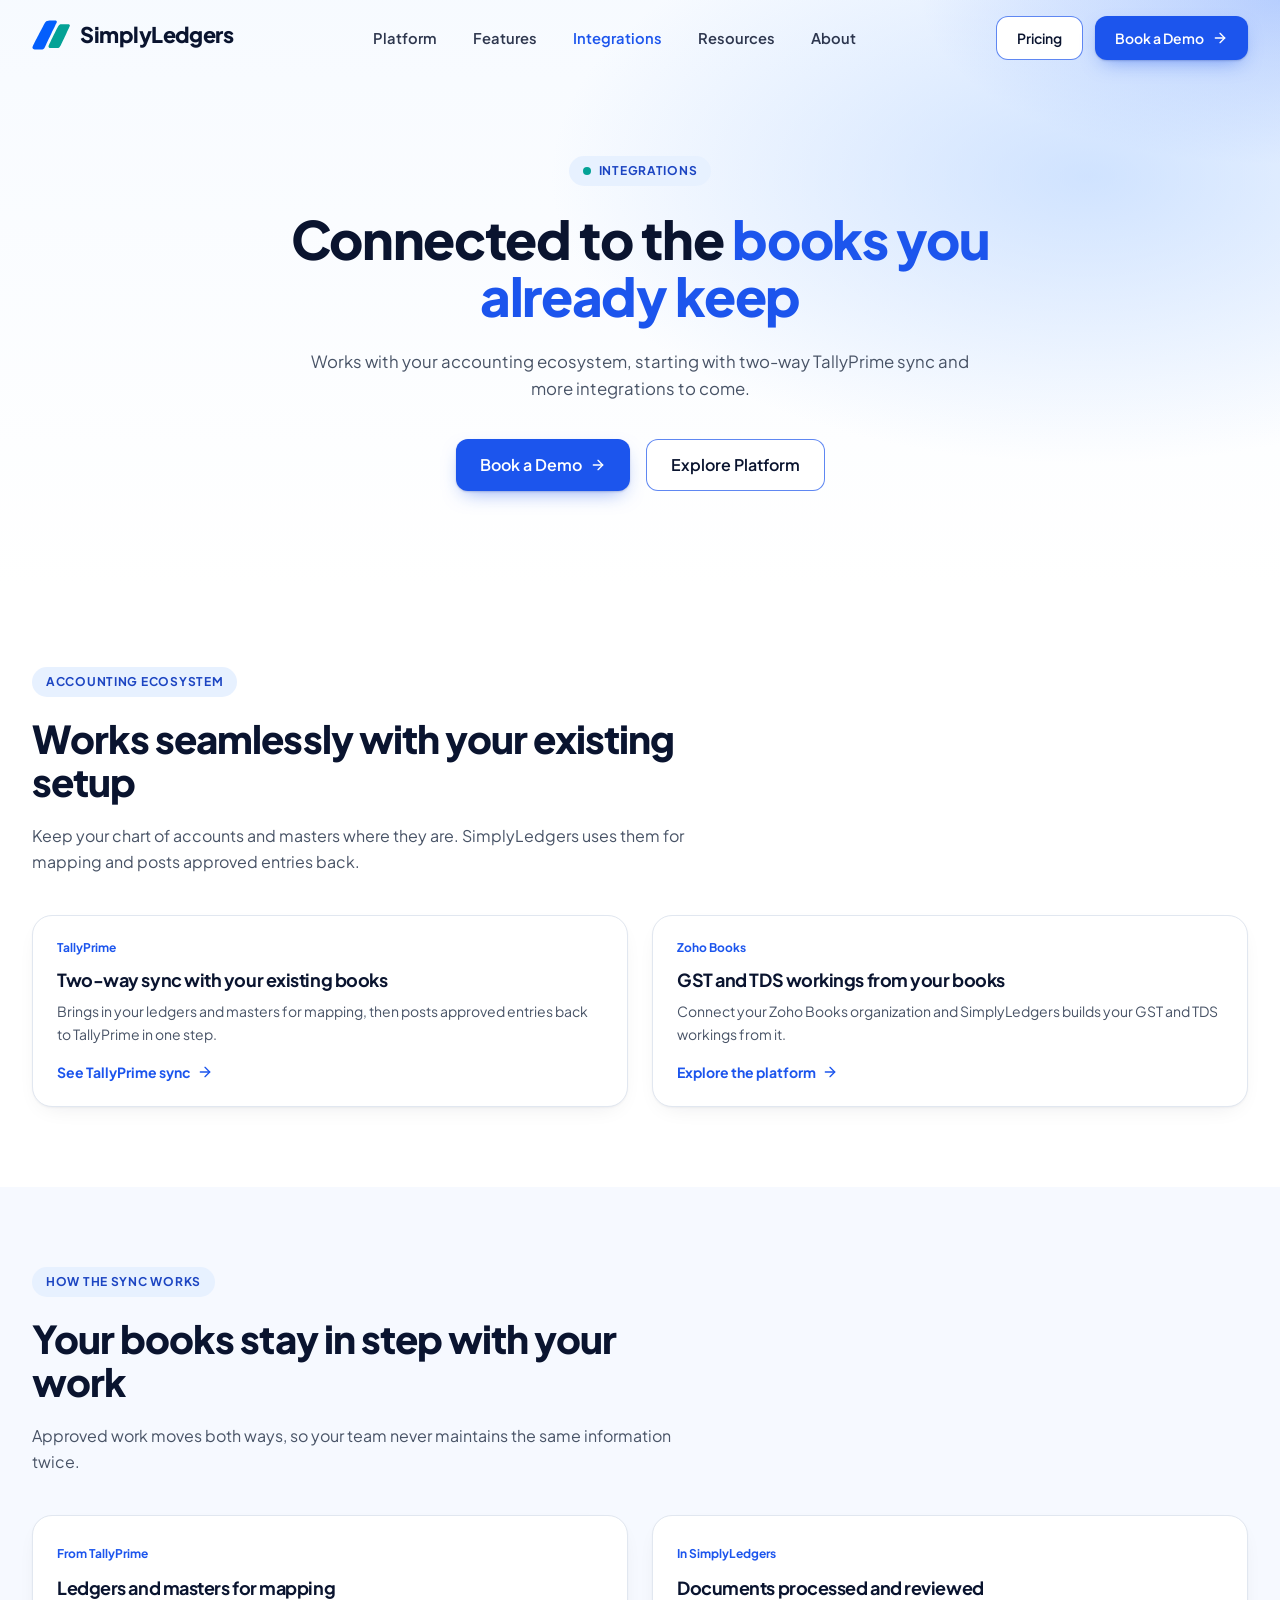
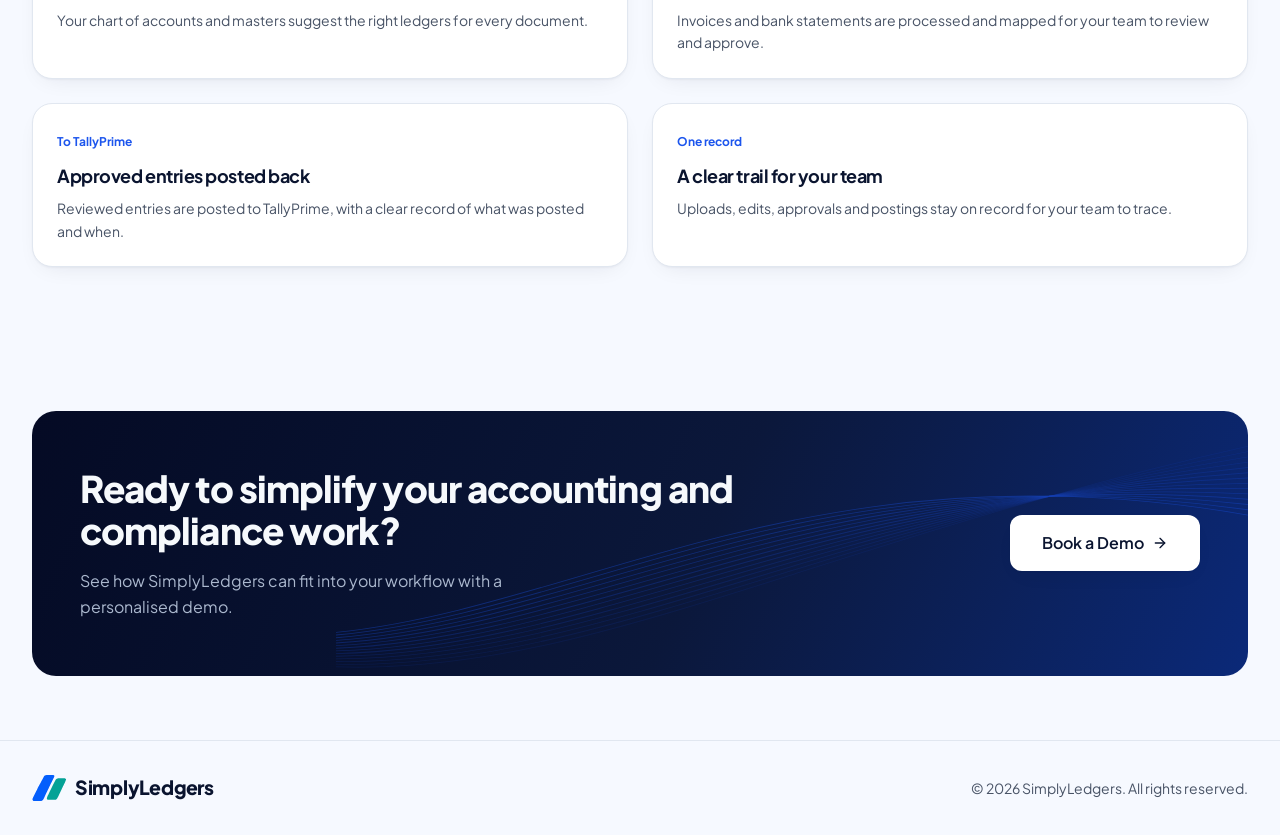
<file: integrations.html>
<!DOCTYPE html>
<html lang="en">
<head>
<meta charset="utf-8">
<meta name="viewport" content="width=device-width, initial-scale=1">
<link rel="stylesheet" href="https://fonts.googleapis.com/css2?family=Plus+Jakarta+Sans:wght@400;500;600;700;800&amp;display=swap">
<link rel="stylesheet" href="styles.css">
<title>Integrations — SimplyLedgers</title>
<meta name="description" content="Connect SimplyLedgers with TallyPrime and your accounting ecosystem for two-way sync of ledgers, masters and reviewed entries.">
<meta property="og:title" content="Integrations — SimplyLedgers">
<meta property="og:description" content="Connect SimplyLedgers with TallyPrime and your accounting ecosystem for two-way sync of ledgers, masters and reviewed entries.">
<meta property="og:type" content="website">
<meta name="twitter:card" content="summary_large_image">
<link rel="preconnect" href="https://fonts.googleapis.com">
<link rel="preconnect" href="https://fonts.gstatic.com" crossorigin="anonymous">
<link rel="icon" href="/favicon.ico" sizes="48x48"><link rel="icon" href="/favicon.svg" type="image/svg+xml"><link rel="icon" href="/favicon-192.png" type="image/png" sizes="192x192"><link rel="apple-touch-icon" href="/favicon-192.png">
</head>
<body>
<div class="min-h-screen bg-background">
<header class="fixed inset-x-0 top-0 z-50 transition-all duration-300 border-b border-transparent bg-transparent"><div class="mx-auto grid h-[76px] max-w-7xl grid-cols-[minmax(0,1fr)_auto] items-center gap-6 px-5 sm:px-8 lg:flex lg:justify-between"><a class="min-w-0 shrink-0" aria-label="SimplyLedgers home" href="index.html"><span class="inline-flex items-center gap-2.5"><svg viewBox="568 362 406 318" aria-hidden="true" class="w-auto shrink-0 h-7 sm:h-[30px]"><g transform="translate(0 1024) scale(0.1 -0.1)"><path class="fill-brand-blue" d="M7410 6550 c-183 -8 -265 -61 -358 -233 -22 -40 -61 -110 -87 -157 -26 -47 -70 -128 -97 -180 -27 -52 -53 -99 -57 -105 -5 -5 -35 -62 -68 -125 -33 -63 -116 -221 -183 -350 -68 -129 -188 -361 -267 -515 -587 -1148 -596 -1169 -520 -1284 67 -101 66 -101 567 -101 633 0 586 -30 840 530 66 144 146 314 318 670 43 91 104 217 134 280 31 63 72 149 91 190 32 69 213 438 408 835 43 88 102 205 131 260 75 143 71 227 -13 270 -33 17 -571 27 -839 15z"></path><path class="fill-brand-teal" d="M8697 6159 c-66 -15 -132 -56 -183 -112 -48 -52 -305 -552 -637 -1237 -52 -107 -154 -316 -226 -464 -72 -148 -131 -271 -131 -273 0 -2 -20 -45 -45 -95 -76 -155 -58 -259 55 -319 44 -23 868 -22 943 1 155 48 183 93 519 830 56 122 140 305 181 390 24 52 97 208 162 345 65 138 171 360 236 494 141 289 147 319 83 391 -21 23 -51 44 -72 50 -46 12 -831 12 -885 -1z"></path></g></svg><span class="text-[1.25rem] font-extrabold leading-none tracking-tight sm:text-[1.35rem] text-foreground">SimplyLedgers</span></span></a><nav aria-label="Main" class="hidden items-center gap-1 lg:flex"><a class="group relative rounded-md px-4 py-2 text-[0.92rem] font-semibold text-foreground/85 transition-colors hover:text-primary" href="platform.html">Platform<span class="absolute inset-x-4 -bottom-0.5 h-0.5 origin-left scale-x-0 rounded-full bg-primary transition-transform duration-300 group-hover:scale-x-100"></span></a><a class="group relative rounded-md px-4 py-2 text-[0.92rem] font-semibold text-foreground/85 transition-colors hover:text-primary" href="features.html">Features<span class="absolute inset-x-4 -bottom-0.5 h-0.5 origin-left scale-x-0 rounded-full bg-primary transition-transform duration-300 group-hover:scale-x-100"></span></a><a class="group relative rounded-md px-4 py-2 text-[0.92rem] font-semibold text-foreground/85 transition-colors hover:text-primary text-primary" href="integrations.html" aria-current="page">Integrations<span class="absolute inset-x-4 -bottom-0.5 h-0.5 origin-left scale-x-0 rounded-full bg-primary transition-transform duration-300 group-hover:scale-x-100"></span></a><a class="group relative rounded-md px-4 py-2 text-[0.92rem] font-semibold text-foreground/85 transition-colors hover:text-primary" href="resources.html">Resources<span class="absolute inset-x-4 -bottom-0.5 h-0.5 origin-left scale-x-0 rounded-full bg-primary transition-transform duration-300 group-hover:scale-x-100"></span></a><a class="group relative rounded-md px-4 py-2 text-[0.92rem] font-semibold text-foreground/85 transition-colors hover:text-primary" href="about.html">About<span class="absolute inset-x-4 -bottom-0.5 h-0.5 origin-left scale-x-0 rounded-full bg-primary transition-transform duration-300 group-hover:scale-x-100"></span></a></nav><div class="hidden items-center gap-3 lg:flex"><a class="inline-flex items-center justify-center gap-2 whitespace-nowrap text-sm cursor-pointer focus-visible:outline-none focus-visible:ring-1 focus-visible:ring-ring disabled:pointer-events-none disabled:opacity-50 disabled:cursor-not-allowed [&amp;_svg]:pointer-events-none [&amp;_svg]:size-4 [&amp;_svg]:shrink-0 border border-primary/70 bg-background text-foreground font-semibold transition-all duration-300 hover:border-primary hover:bg-secondary hover:-translate-y-px py-2 h-11 rounded-lg px-5" href="pricing.html">Pricing</a><a class="inline-flex items-center justify-center gap-2 whitespace-nowrap text-sm cursor-pointer focus-visible:outline-none focus-visible:ring-1 focus-visible:ring-ring disabled:pointer-events-none disabled:opacity-50 disabled:cursor-not-allowed [&amp;_svg]:pointer-events-none [&amp;_svg]:size-4 [&amp;_svg]:shrink-0 bg-primary text-primary-foreground font-semibold shadow-button transition-all duration-300 hover:bg-primary-deep hover:-translate-y-px [&amp;_svg]:transition-transform hover:[&amp;_svg]:translate-x-0.5 py-2 h-11 rounded-lg px-5" href="book-demo.html">Book a Demo <svg xmlns="http://www.w3.org/2000/svg" width="24" height="24" viewBox="0 0 24 24" fill="none" stroke="currentColor" stroke-width="2" stroke-linecap="round" stroke-linejoin="round" class="lucide lucide-arrow-right" aria-hidden="true"><path d="M5 12h14"></path><path d="m12 5 7 7-7 7"></path></svg></a></div><button class="inline-flex items-center justify-center gap-2 whitespace-nowrap rounded-md text-sm font-medium cursor-pointer transition-colors focus-visible:outline-none focus-visible:ring-1 focus-visible:ring-ring disabled:pointer-events-none disabled:opacity-50 disabled:cursor-not-allowed [&amp;_svg]:pointer-events-none [&amp;_svg]:size-4 [&amp;_svg]:shrink-0 hover:bg-accent hover:text-accent-foreground h-9 w-9 shrink-0 lg:hidden" aria-label="Open menu" type="button" aria-haspopup="dialog" aria-expanded="false" data-state="closed"><svg xmlns="http://www.w3.org/2000/svg" width="24" height="24" viewBox="0 0 24 24" fill="none" stroke="currentColor" stroke-width="2" stroke-linecap="round" stroke-linejoin="round" class="lucide lucide-menu size-5!" aria-hidden="true"><path d="M4 5h16"></path><path d="M4 12h16"></path><path d="M4 19h16"></path></svg></button></div></header>
<main>
<section class="relative overflow-hidden bg-hero pt-[76px]">
  <div class="mx-auto max-w-7xl px-5 pb-16 pt-14 sm:px-8 md:pt-20 lg:pb-24">
    <div class="mx-auto max-w-3xl text-center">
      <div class="reveal is-visible" style="--reveal-delay:0ms"><span class="eyebrow"><span class="size-2 rounded-full bg-brand-teal"></span>Integrations</span></div>
      <div class="reveal is-visible" style="--reveal-delay:80ms"><h1 class="mt-6 text-[2.3rem] font-extrabold leading-[1.08] text-foreground sm:text-5xl lg:text-[3.3rem]">Connected to the <span class="text-primary">books you already keep</span></h1></div>
      <div class="reveal is-visible" style="--reveal-delay:160ms"><p class="mx-auto mt-6 max-w-2xl text-[1.05rem] leading-relaxed text-muted-foreground">Works with your accounting ecosystem, starting with two-way TallyPrime sync and more integrations to come.</p></div>
      <div class="reveal mt-9 flex flex-wrap justify-center gap-4 is-visible" style="--reveal-delay:240ms">
        <a class="inline-flex items-center justify-center gap-2 whitespace-nowrap cursor-pointer focus-visible:outline-none focus-visible:ring-1 focus-visible:ring-ring disabled:pointer-events-none disabled:opacity-50 disabled:cursor-not-allowed [&amp;_svg]:pointer-events-none [&amp;_svg]:size-4 [&amp;_svg]:shrink-0 bg-primary text-primary-foreground font-semibold shadow-button transition-all duration-300 hover:bg-primary-deep hover:-translate-y-px [&amp;_svg]:transition-transform hover:[&amp;_svg]:translate-x-0.5 h-[52px] rounded-lg px-6 text-base" href="book-demo.html">Book a Demo <svg xmlns="http://www.w3.org/2000/svg" width="24" height="24" viewBox="0 0 24 24" fill="none" stroke="currentColor" stroke-width="2" stroke-linecap="round" stroke-linejoin="round" class="lucide lucide-arrow-right" aria-hidden="true"><path d="M5 12h14"></path><path d="m12 5 7 7-7 7"></path></svg></a>
        <a class="inline-flex items-center justify-center gap-2 whitespace-nowrap cursor-pointer focus-visible:outline-none focus-visible:ring-1 focus-visible:ring-ring disabled:pointer-events-none disabled:opacity-50 disabled:cursor-not-allowed [&amp;_svg]:pointer-events-none [&amp;_svg]:size-4 [&amp;_svg]:shrink-0 border border-primary/70 bg-background text-foreground font-semibold transition-all duration-300 hover:border-primary hover:bg-secondary hover:-translate-y-px h-[52px] rounded-lg px-6 text-base" href="platform.html">Explore Platform</a>
      </div>
    </div>
  </div>
</section>
<section class="bg-background py-16 lg:py-20">
  <div class="mx-auto max-w-7xl px-5 sm:px-8">
    <div class="max-w-2xl">
      <span class="eyebrow">Accounting ecosystem</span>
      <h2 class="mt-5 text-3xl font-extrabold leading-[1.12] text-foreground sm:text-[2.4rem]">Works seamlessly with your existing setup</h2>
      <p class="mt-5 text-base leading-relaxed text-muted-foreground">Keep your chart of accounts and masters where they are. SimplyLedgers uses them for mapping and posts approved entries back.</p>
    </div>
    <div class="mt-10 grid gap-6 sm:grid-cols-2">
<a href="platform.html#tallyprime" class="group flex flex-col rounded-2xl border border-border bg-background p-6 shadow-soft transition-all duration-300 hover:-translate-y-1 hover:border-primary/30">
  <span class="text-xs font-bold text-primary">TallyPrime</span>
  <h3 class="mt-3 text-lg font-bold leading-snug text-foreground">Two-way sync with your existing books</h3>
  <p class="mt-2 flex-1 text-sm leading-relaxed text-muted-foreground">Brings in your ledgers and masters for mapping, then posts approved entries back to TallyPrime in one step.</p>
  <span class="mt-4 inline-flex items-center gap-1.5 text-sm font-bold text-primary">See TallyPrime sync <svg xmlns="http://www.w3.org/2000/svg" width="24" height="24" viewBox="0 0 24 24" fill="none" stroke="currentColor" stroke-width="2" stroke-linecap="round" stroke-linejoin="round" class="lucide lucide-arrow-right size-4 transition-transform duration-300 group-hover:translate-x-1" aria-hidden="true"><path d="M5 12h14"></path><path d="m12 5 7 7-7 7"></path></svg></span>
</a>
<a href="platform.html" class="group flex flex-col rounded-2xl border border-border bg-background p-6 shadow-soft transition-all duration-300 hover:-translate-y-1 hover:border-primary/30">
  <span class="text-xs font-bold text-primary">Zoho Books</span>
  <h3 class="mt-3 text-lg font-bold leading-snug text-foreground">GST and TDS workings from your books</h3>
  <p class="mt-2 flex-1 text-sm leading-relaxed text-muted-foreground">Connect your Zoho Books organization and SimplyLedgers builds your GST and TDS workings from it.</p>
  <span class="mt-4 inline-flex items-center gap-1.5 text-sm font-bold text-primary">Explore the platform <svg xmlns="http://www.w3.org/2000/svg" width="24" height="24" viewBox="0 0 24 24" fill="none" stroke="currentColor" stroke-width="2" stroke-linecap="round" stroke-linejoin="round" class="lucide lucide-arrow-right size-4 transition-transform duration-300 group-hover:translate-x-1" aria-hidden="true"><path d="M5 12h14"></path><path d="m12 5 7 7-7 7"></path></svg></span>
</a>
    </div>
  </div>
</section>
<section class="bg-surface py-16 lg:py-20">
  <div class="mx-auto max-w-7xl px-5 sm:px-8">
    <div class="max-w-2xl">
      <span class="eyebrow">How the sync works</span>
      <h2 class="mt-5 text-3xl font-extrabold leading-[1.12] text-foreground sm:text-[2.4rem]">Your books stay in step with your work</h2>
      <p class="mt-5 text-base leading-relaxed text-muted-foreground">Approved work moves both ways, so your team never maintains the same information twice.</p>
    </div>
    <div class="mt-10 grid gap-6 sm:grid-cols-2">
      <div class="rounded-2xl border border-border bg-background p-6 shadow-soft">
        <span class="text-xs font-bold text-primary">From TallyPrime</span>
        <h3 class="mt-3 text-lg font-bold leading-snug text-foreground">Ledgers and masters for mapping</h3>
        <p class="mt-2 text-sm leading-relaxed text-muted-foreground">Your chart of accounts and masters suggest the right ledgers for every document.</p>
      </div>
      <div class="rounded-2xl border border-border bg-background p-6 shadow-soft">
        <span class="text-xs font-bold text-primary">In SimplyLedgers</span>
        <h3 class="mt-3 text-lg font-bold leading-snug text-foreground">Documents processed and reviewed</h3>
        <p class="mt-2 text-sm leading-relaxed text-muted-foreground">Invoices and bank statements are processed and mapped for your team to review and approve.</p>
      </div>
      <div class="rounded-2xl border border-border bg-background p-6 shadow-soft">
        <span class="text-xs font-bold text-primary">To TallyPrime</span>
        <h3 class="mt-3 text-lg font-bold leading-snug text-foreground">Approved entries posted back</h3>
        <p class="mt-2 text-sm leading-relaxed text-muted-foreground">Reviewed entries are posted to TallyPrime, with a clear record of what was posted and when.</p>
      </div>
      <div class="rounded-2xl border border-border bg-background p-6 shadow-soft">
        <span class="text-xs font-bold text-primary">One record</span>
        <h3 class="mt-3 text-lg font-bold leading-snug text-foreground">A clear trail for your team</h3>
        <p class="mt-2 text-sm leading-relaxed text-muted-foreground">Uploads, edits, approvals and postings stay on record for your team to trace.</p>
      </div>
    </div>
  </div>
</section>
<section id="book-demo" class="bg-surface py-16"><div class="mx-auto max-w-7xl px-5 sm:px-8"><div class="reveal relative overflow-hidden rounded-3xl bg-cta px-7 py-12 sm:px-12 md:py-14 is-visible" style="--reveal-delay:0ms"><svg aria-hidden="true" viewBox="0 0 800 300" preserveAspectRatio="none" class="pointer-events-none absolute inset-y-0 right-0 h-full w-full opacity-60 md:w-3/4"><path d="M0 290 C 220 300, 420 150, 800 40" fill="none" class="stroke-primary" stroke-opacity="0.15" stroke-width="1"></path><path d="M0 287 C 220 294, 420 141, 800 46" fill="none" class="stroke-primary" stroke-opacity="0.185" stroke-width="1"></path><path d="M0 284 C 220 288, 420 132, 800 52" fill="none" class="stroke-primary" stroke-opacity="0.22" stroke-width="1"></path><path d="M0 281 C 220 282, 420 123, 800 58" fill="none" class="stroke-primary" stroke-opacity="0.255" stroke-width="1"></path><path d="M0 278 C 220 276, 420 114, 800 64" fill="none" class="stroke-primary" stroke-opacity="0.29000000000000004" stroke-width="1"></path><path d="M0 275 C 220 270, 420 105, 800 70" fill="none" class="stroke-primary" stroke-opacity="0.325" stroke-width="1"></path><path d="M0 272 C 220 264, 420 96, 800 76" fill="none" class="stroke-primary" stroke-opacity="0.36" stroke-width="1"></path><path d="M0 269 C 220 258, 420 87, 800 82" fill="none" class="stroke-primary" stroke-opacity="0.395" stroke-width="1"></path><path d="M0 266 C 220 252, 420 78, 800 88" fill="none" class="stroke-primary" stroke-opacity="0.43000000000000005" stroke-width="1"></path><path d="M0 263 C 220 246, 420 69, 800 94" fill="none" class="stroke-primary" stroke-opacity="0.4650000000000001" stroke-width="1"></path><path d="M0 260 C 220 240, 420 60, 800 100" fill="none" class="stroke-primary" stroke-opacity="0.5" stroke-width="1"></path><path d="M0 257 C 220 234, 420 51, 800 106" fill="none" class="stroke-primary" stroke-opacity="0.535" stroke-width="1"></path><path d="M0 254 C 220 228, 420 42, 800 112" fill="none" class="stroke-primary" stroke-opacity="0.5700000000000001" stroke-width="1"></path><path d="M0 251 C 220 222, 420 33, 800 118" fill="none" class="stroke-primary" stroke-opacity="0.6050000000000001" stroke-width="1"></path></svg><div class="relative grid items-center gap-8 md:grid-cols-[minmax(0,1fr)_auto]"><div class="min-w-0"><h2 class="max-w-2xl text-3xl font-extrabold leading-[1.15] text-navy-foreground sm:text-[2.3rem]">Ready to simplify your accounting and compliance work?</h2><p class="mt-4 max-w-lg text-base leading-relaxed text-navy-muted">See how SimplyLedgers can fit into your workflow with a personalised demo.</p></div><a class="inline-flex items-center justify-center gap-2 whitespace-nowrap cursor-pointer focus-visible:outline-none focus-visible:ring-1 focus-visible:ring-ring disabled:pointer-events-none disabled:opacity-50 disabled:cursor-not-allowed [&amp;_svg]:pointer-events-none [&amp;_svg]:size-4 [&amp;_svg]:shrink-0 bg-background text-foreground font-semibold shadow-soft transition-all duration-300 hover:bg-secondary hover:-translate-y-px [&amp;_svg]:transition-transform hover:[&amp;_svg]:translate-x-0.5 rounded-lg text-base h-14 justify-self-start px-8 md:justify-self-end" href="book-demo.html">Book a Demo <svg xmlns="http://www.w3.org/2000/svg" width="24" height="24" viewBox="0 0 24 24" fill="none" stroke="currentColor" stroke-width="2" stroke-linecap="round" stroke-linejoin="round" class="lucide lucide-arrow-right" aria-hidden="true"><path d="M5 12h14"></path><path d="m12 5 7 7-7 7"></path></svg></a></div></div></div></section>
</main>
<footer class="border-t border-border bg-surface"><div class="mx-auto flex max-w-7xl flex-col items-start justify-between gap-4 px-5 py-8 sm:flex-row sm:items-center sm:px-8"><span class="inline-flex items-center gap-2.5 scale-90 origin-left"><svg viewBox="568 362 406 318" aria-hidden="true" class="w-auto shrink-0 h-7 sm:h-[30px]"><g transform="translate(0 1024) scale(0.1 -0.1)"><path class="fill-brand-blue" d="M7410 6550 c-183 -8 -265 -61 -358 -233 -22 -40 -61 -110 -87 -157 -26 -47 -70 -128 -97 -180 -27 -52 -53 -99 -57 -105 -5 -5 -35 -62 -68 -125 -33 -63 -116 -221 -183 -350 -68 -129 -188 -361 -267 -515 -587 -1148 -596 -1169 -520 -1284 67 -101 66 -101 567 -101 633 0 586 -30 840 530 66 144 146 314 318 670 43 91 104 217 134 280 31 63 72 149 91 190 32 69 213 438 408 835 43 88 102 205 131 260 75 143 71 227 -13 270 -33 17 -571 27 -839 15z"></path><path class="fill-brand-teal" d="M8697 6159 c-66 -15 -132 -56 -183 -112 -48 -52 -305 -552 -637 -1237 -52 -107 -154 -316 -226 -464 -72 -148 -131 -271 -131 -273 0 -2 -20 -45 -45 -95 -76 -155 -58 -259 55 -319 44 -23 868 -22 943 1 155 48 183 93 519 830 56 122 140 305 181 390 24 52 97 208 162 345 65 138 171 360 236 494 141 289 147 319 83 391 -21 23 -51 44 -72 50 -46 12 -831 12 -885 -1z"></path></g></svg><span class="text-[1.25rem] font-extrabold leading-none tracking-tight sm:text-[1.35rem] text-foreground">SimplyLedgers</span></span><p class="text-sm text-muted-foreground">© <!-- -->2026<!-- --> SimplyLedgers. All rights reserved.</p></div></footer>
</div>
<div id="mobile-menu" hidden><div data-state="open" class="fixed inset-0 z-50 bg-black/80 data-[state=open]:animate-in data-[state=closed]:animate-out data-[state=closed]:fade-out-0 data-[state=open]:fade-in-0" data-aria-hidden="true" aria-hidden="true"></div>
<div role="dialog" id="radix-_R_haq_" data-state="open" class="fixed z-50 bg-background p-6 shadow-lg transition ease-in-out data-[state=closed]:duration-300 data-[state=open]:duration-500 data-[state=open]:animate-in data-[state=closed]:animate-out inset-y-0 right-0 h-full w-3/4 border-l data-[state=closed]:slide-out-to-right data-[state=open]:slide-in-from-right sm:max-w-sm flex flex-col gap-6 pt-14" tabindex="-1" aria-labelledby="radix-_R_haqH1_"><button type="button" class="absolute right-4 top-4 rounded-sm opacity-70 ring-offset-background cursor-pointer transition-opacity hover:opacity-100 focus:outline-none focus:ring-2 focus:ring-ring focus:ring-offset-2 disabled:pointer-events-none data-[state=open]:bg-secondary"><svg xmlns="http://www.w3.org/2000/svg" width="24" height="24" viewBox="0 0 24 24" fill="none" stroke="currentColor" stroke-width="2" stroke-linecap="round" stroke-linejoin="round" class="lucide lucide-x h-4 w-4" aria-hidden="true"><path d="M18 6 6 18"></path><path d="m6 6 12 12"></path></svg><span class="sr-only">Close</span></button><h2 id="radix-_R_haqH1_" class="text-lg font-semibold text-foreground sr-only">Menu</h2><nav aria-label="Mobile" class="flex flex-col gap-1"><a class="rounded-lg px-3 py-3 text-base font-semibold text-foreground transition-colors hover:bg-secondary hover:text-primary" href="platform.html">Platform</a><a class="rounded-lg px-3 py-3 text-base font-semibold text-foreground transition-colors hover:bg-secondary hover:text-primary" href="features.html">Features</a><a class="rounded-lg px-3 py-3 text-base font-semibold text-foreground transition-colors hover:bg-secondary hover:text-primary text-primary" href="integrations.html" aria-current="page">Integrations</a><a class="rounded-lg px-3 py-3 text-base font-semibold text-foreground transition-colors hover:bg-secondary hover:text-primary" href="resources.html">Resources</a><a class="rounded-lg px-3 py-3 text-base font-semibold text-foreground transition-colors hover:bg-secondary hover:text-primary" href="about.html">About</a></nav><div class="mt-auto flex flex-col gap-3"><a class="inline-flex items-center justify-center gap-2 whitespace-nowrap text-sm cursor-pointer focus-visible:outline-none focus-visible:ring-1 focus-visible:ring-ring disabled:pointer-events-none disabled:opacity-50 disabled:cursor-not-allowed [&amp;_svg]:pointer-events-none [&amp;_svg]:size-4 [&amp;_svg]:shrink-0 border border-primary/70 bg-background text-foreground font-semibold transition-all duration-300 hover:border-primary hover:bg-secondary hover:-translate-y-px px-4 py-2 h-12 rounded-lg" href="pricing.html">Pricing</a><a class="inline-flex items-center justify-center gap-2 whitespace-nowrap text-sm cursor-pointer focus-visible:outline-none focus-visible:ring-1 focus-visible:ring-ring disabled:pointer-events-none disabled:opacity-50 disabled:cursor-not-allowed [&amp;_svg]:pointer-events-none [&amp;_svg]:size-4 [&amp;_svg]:shrink-0 bg-primary text-primary-foreground font-semibold shadow-button transition-all duration-300 hover:bg-primary-deep hover:-translate-y-px [&amp;_svg]:transition-transform hover:[&amp;_svg]:translate-x-0.5 px-4 py-2 h-12 rounded-lg" href="book-demo.html">Book a Demo <svg xmlns="http://www.w3.org/2000/svg" width="24" height="24" viewBox="0 0 24 24" fill="none" stroke="currentColor" stroke-width="2" stroke-linecap="round" stroke-linejoin="round" class="lucide lucide-arrow-right" aria-hidden="true"><path d="M5 12h14"></path><path d="m12 5 7 7-7 7"></path></svg></a></div></div></div><script src="site.js"></script>
</body>
</html>
</file>
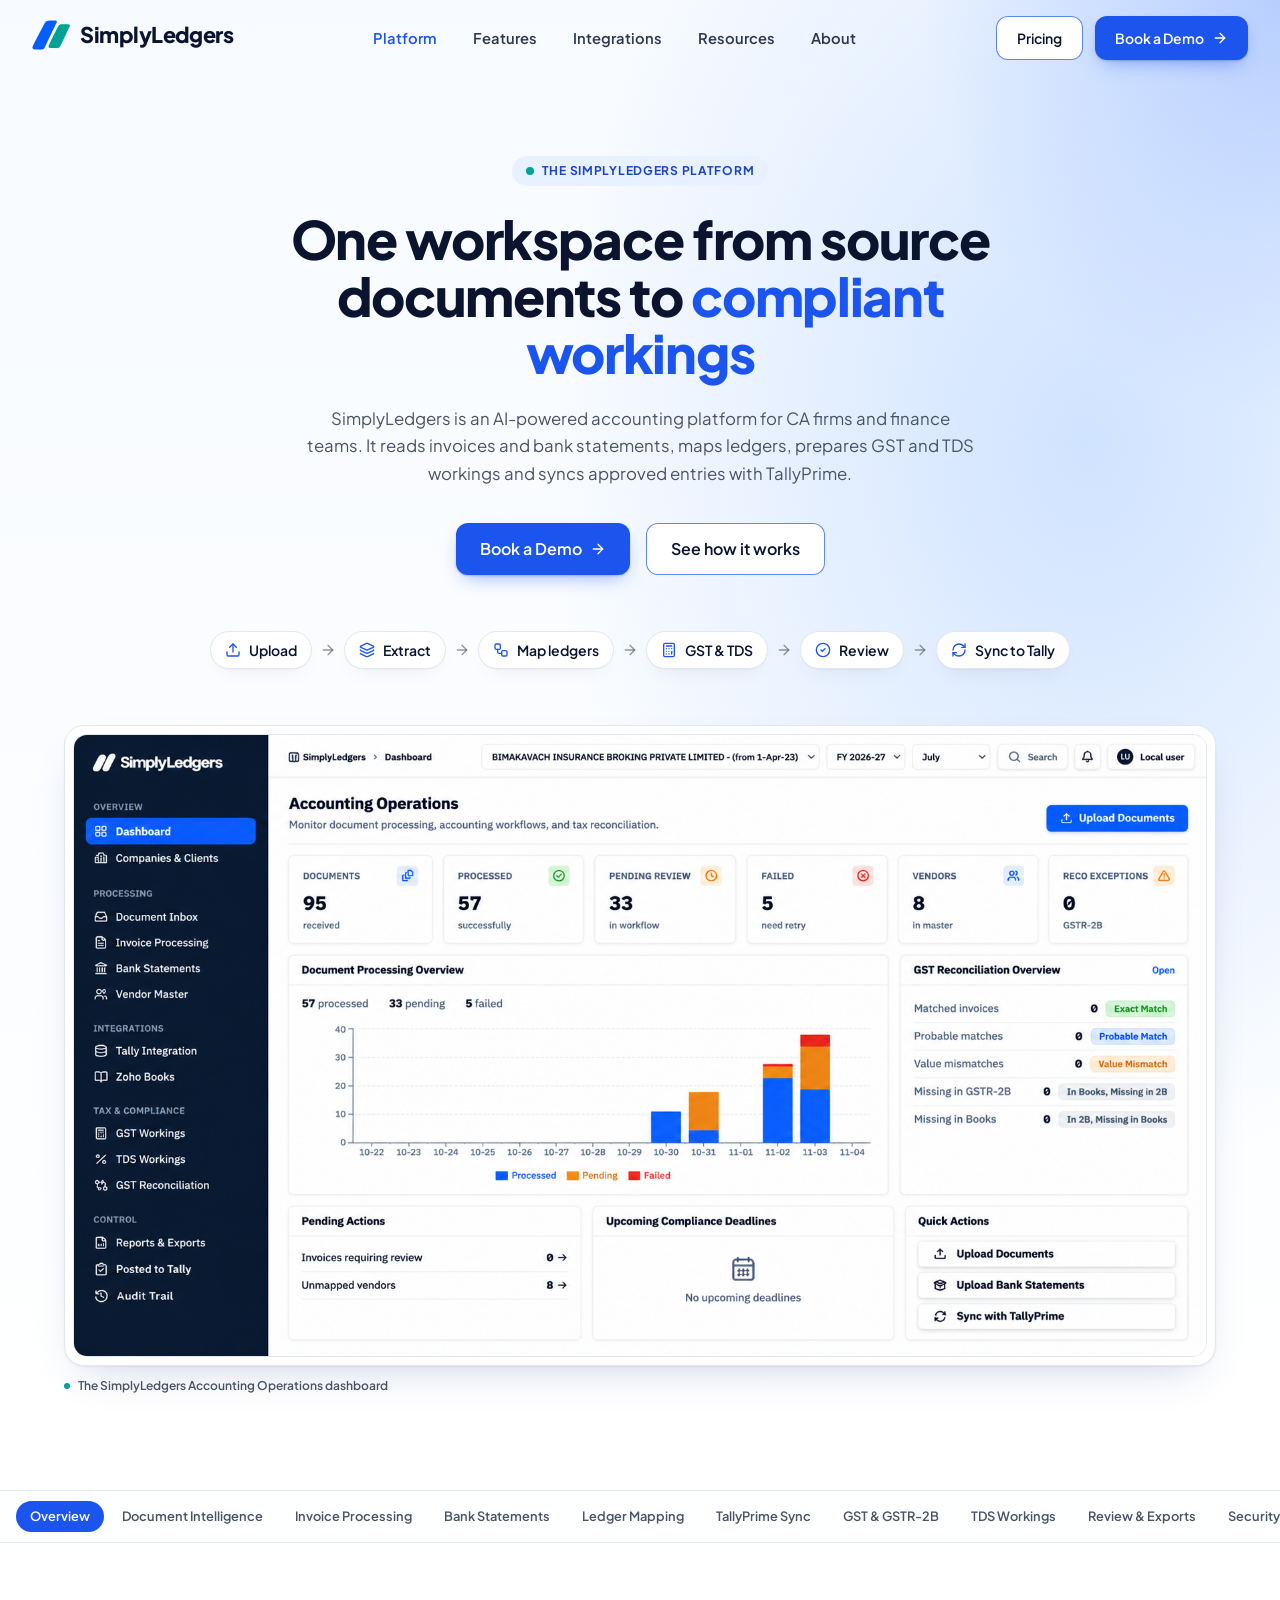
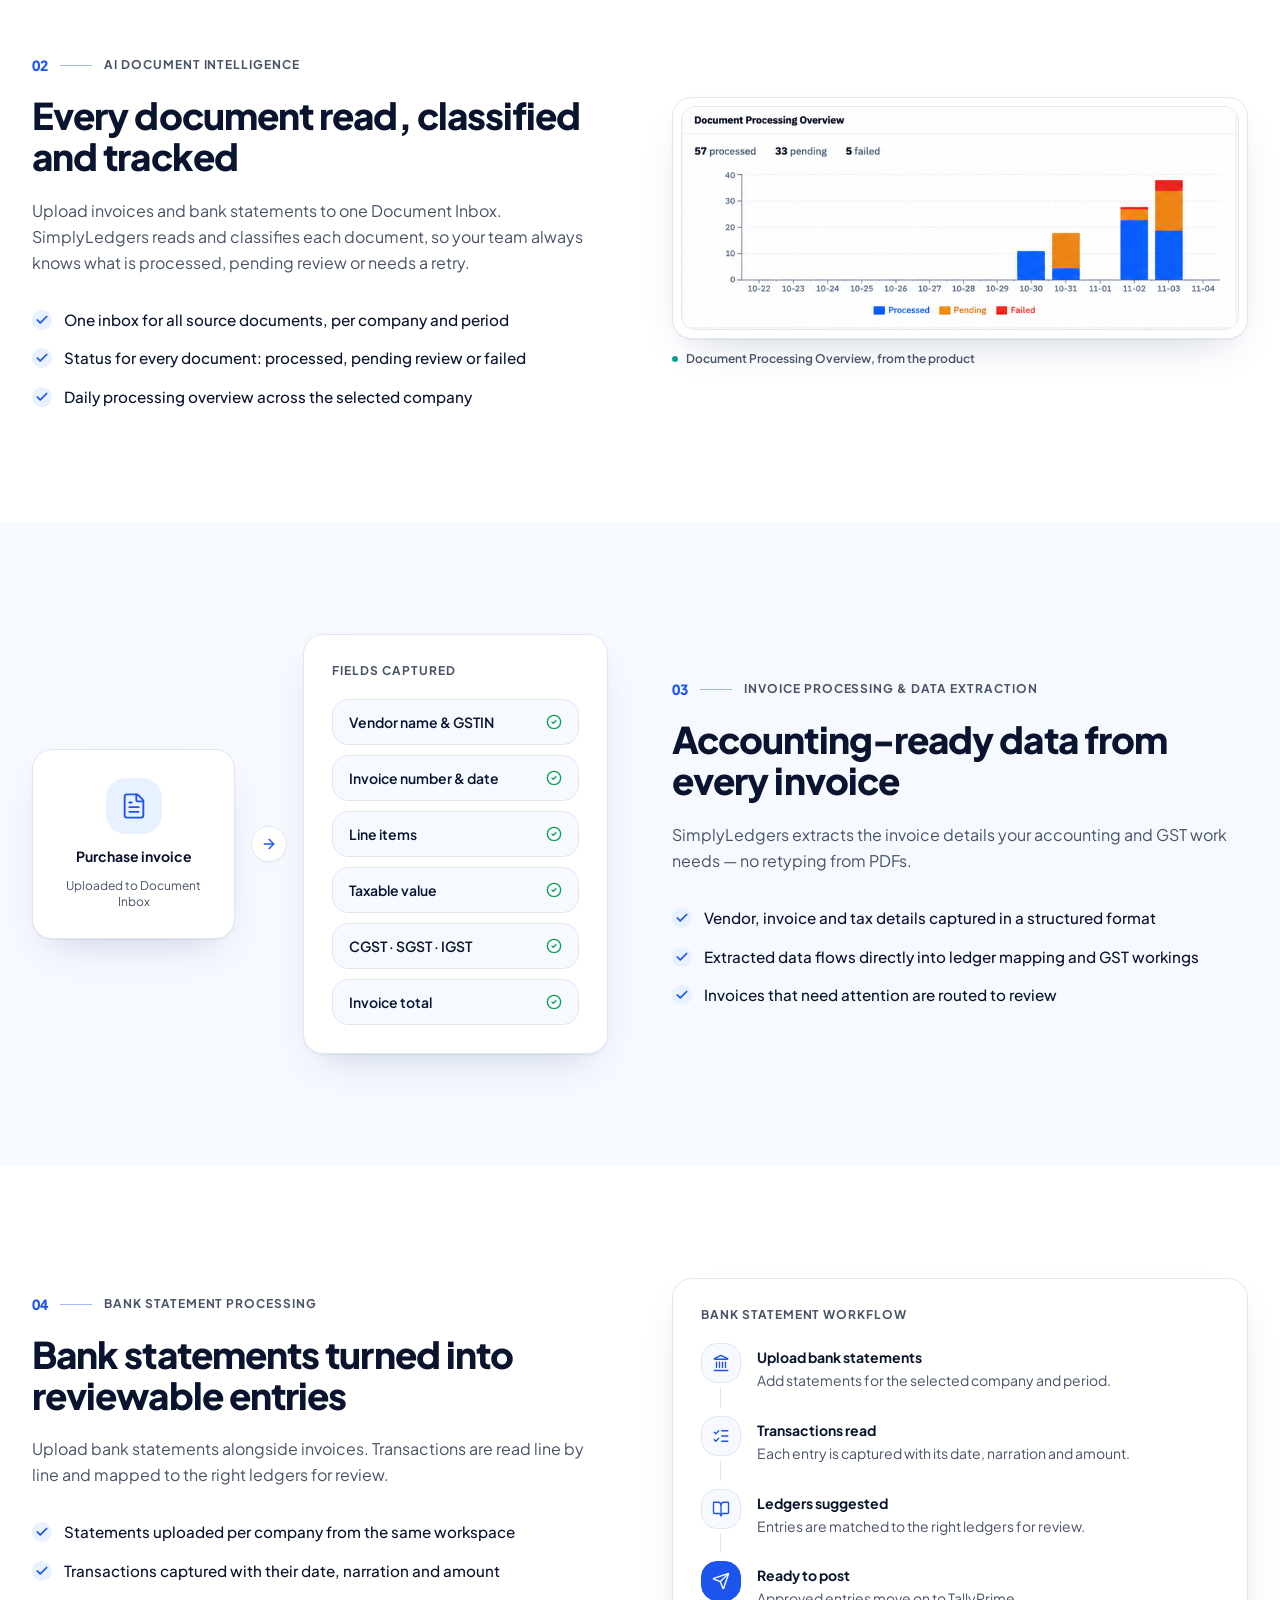
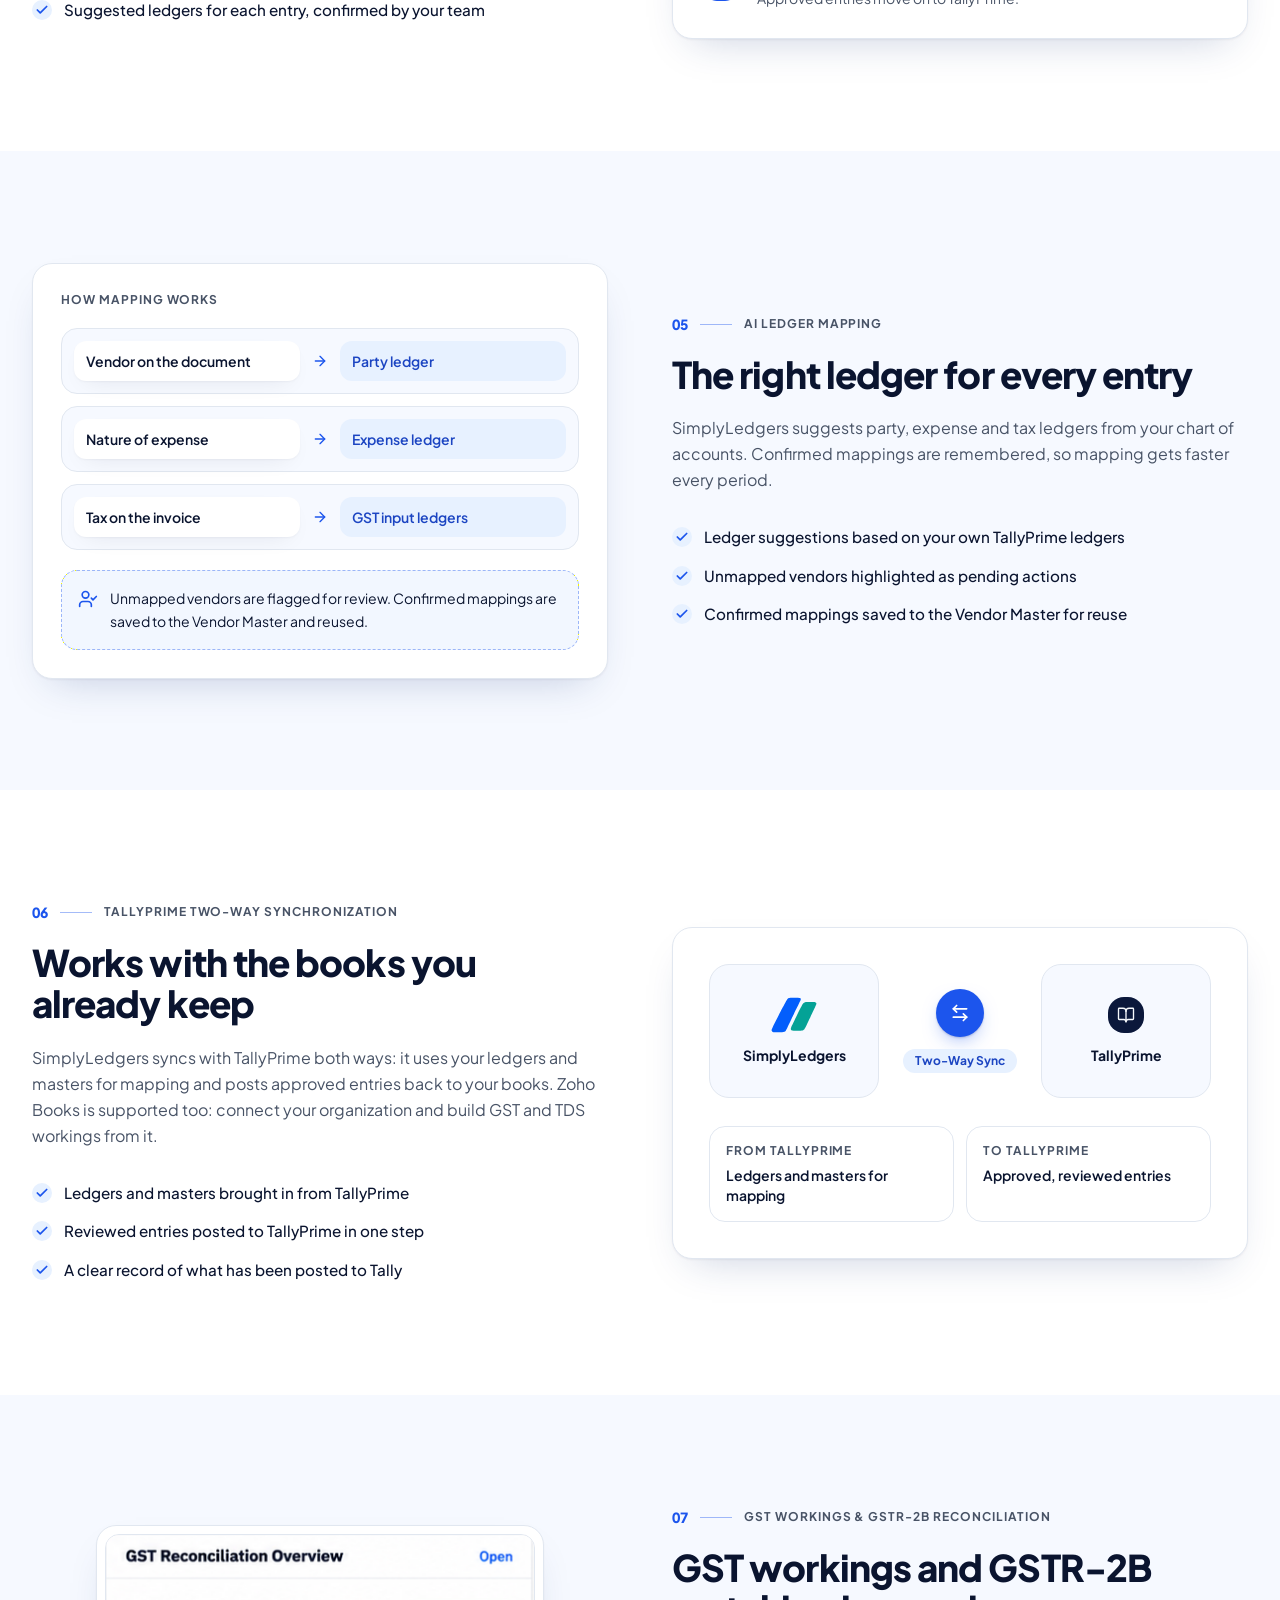
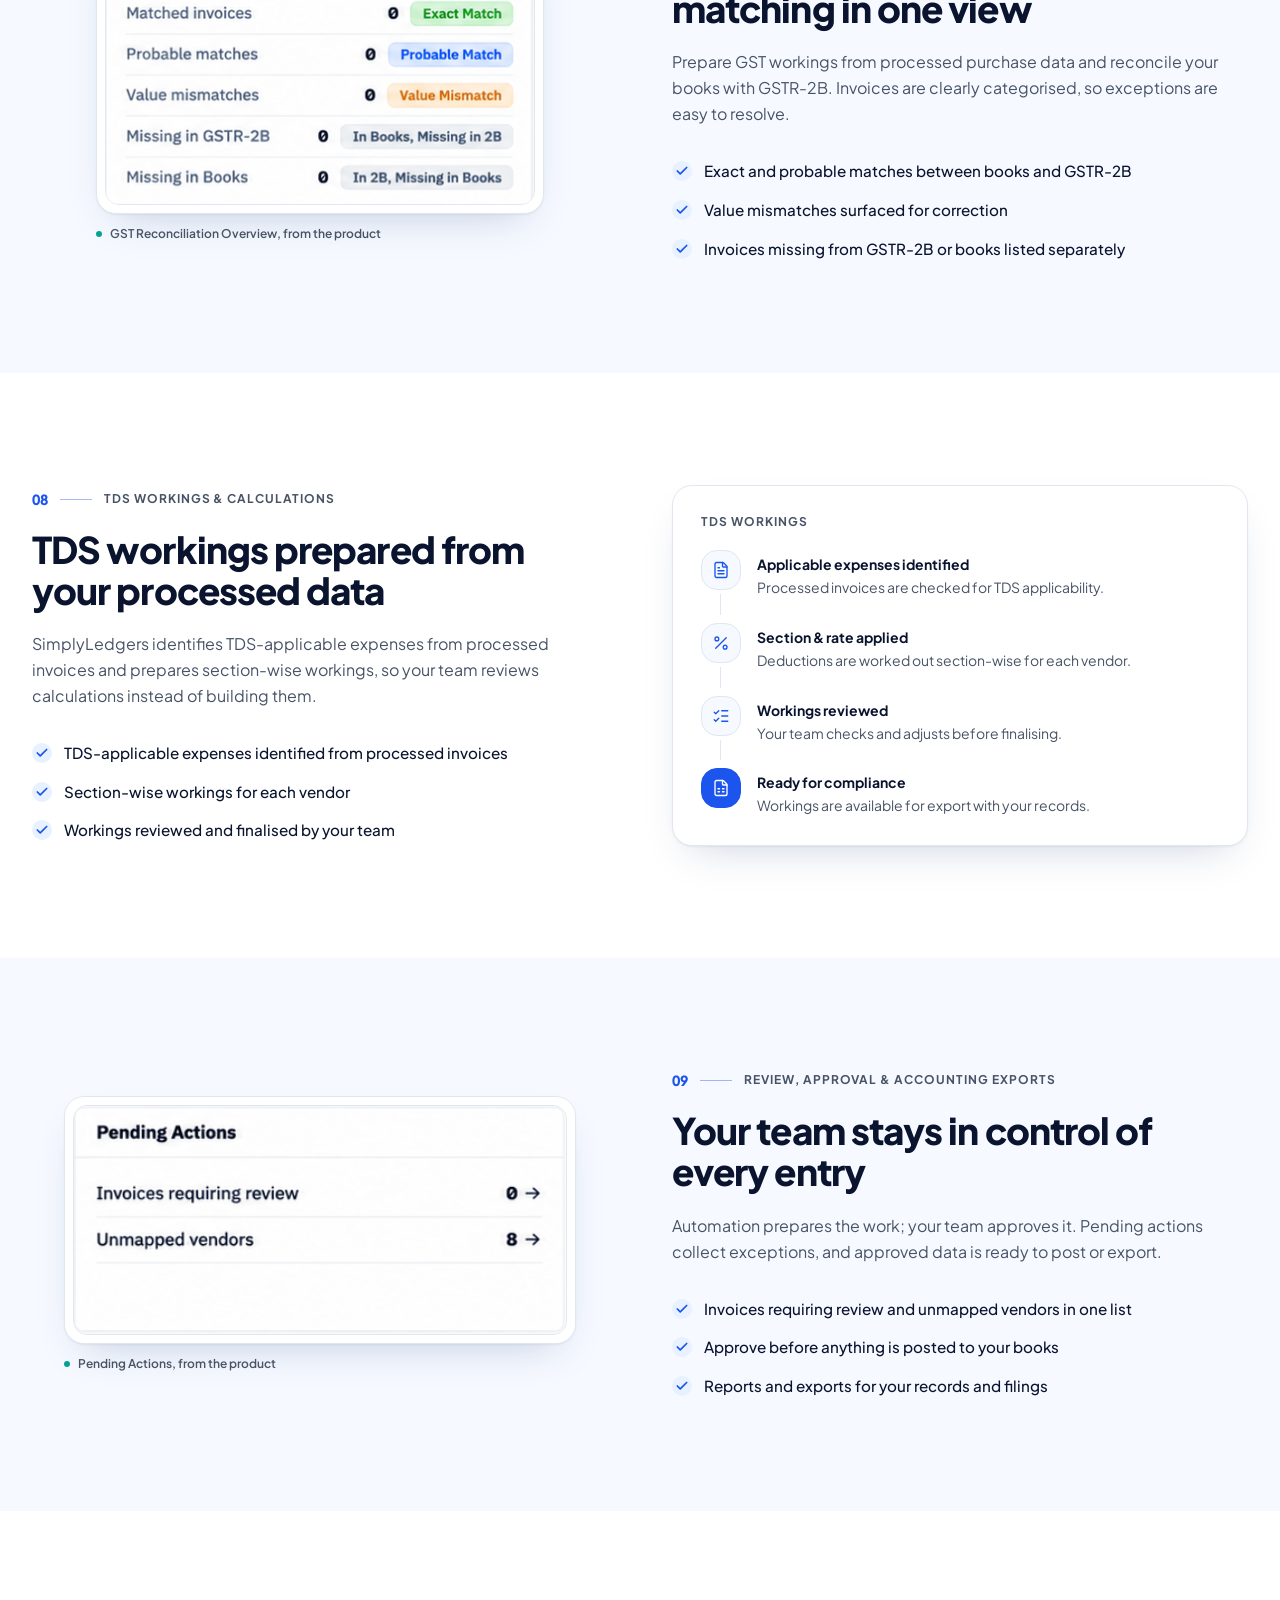
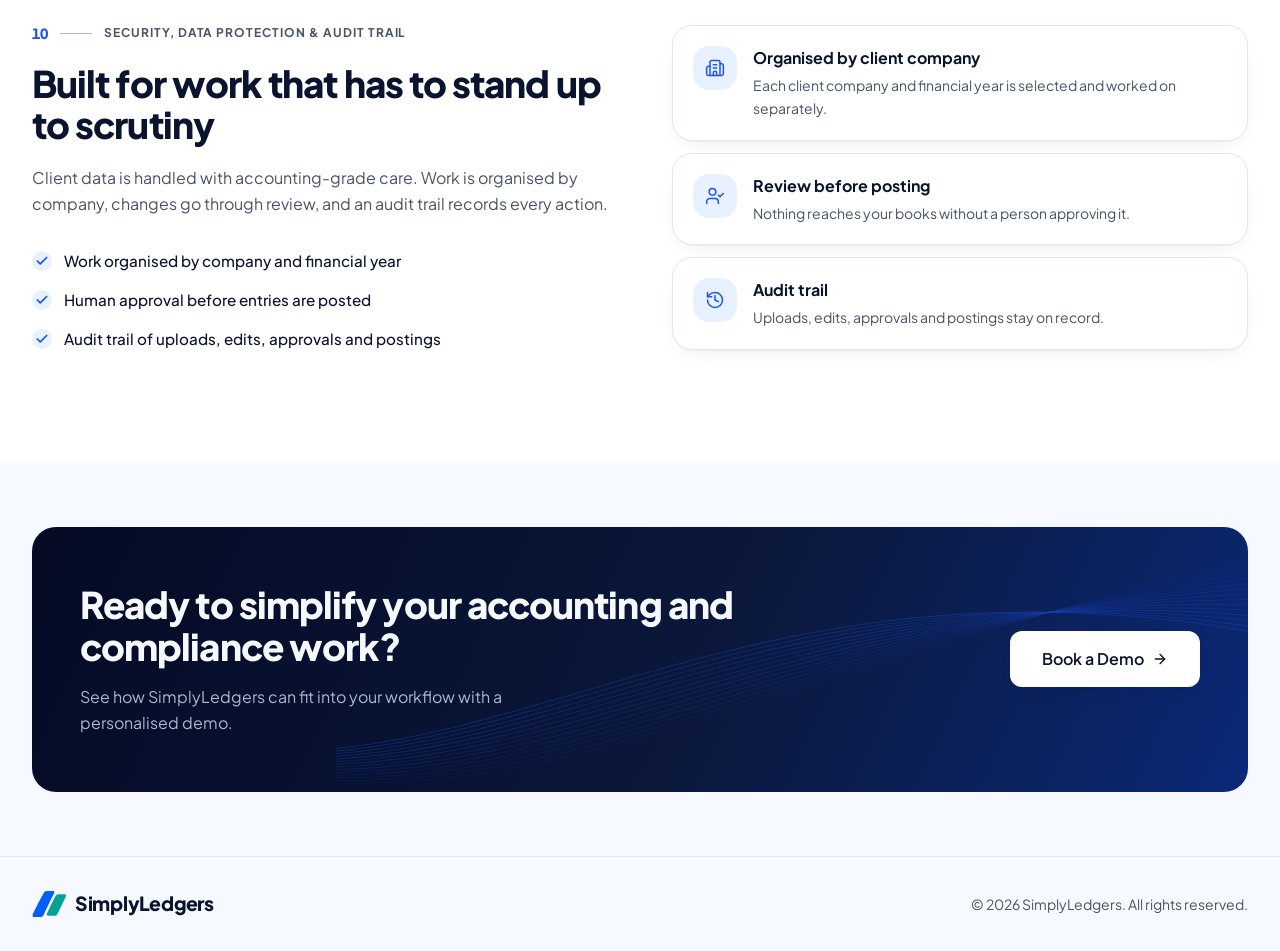
<file: platform.html>
<!DOCTYPE html>
<html lang="en" data-tsd-source="/src/routes/__root.tsx:119:5"><head><meta charset="utf-8"><meta name="viewport" content="width=device-width, initial-scale=1"><link rel="stylesheet" href="https://fonts.googleapis.com/css2?family=Plus+Jakarta+Sans:wght@400;500;600;700;800&amp;display=swap" data-precedence="default"><link rel="stylesheet" href="styles.css" data-precedence="default"><title>Platform — SimplyLedgers AI Accounting Automation</title><meta name="description" content="See how SimplyLedgers turns invoices and bank statements into ledger-mapped entries, GST and TDS workings, GSTR-2B reconciliation and TallyPrime postings."><meta property="og:title" content="Platform — SimplyLedgers AI Accounting Automation"><meta property="og:description" content="See how SimplyLedgers turns invoices and bank statements into ledger-mapped entries, GST and TDS workings, GSTR-2B reconciliation and TallyPrime postings."><meta property="og:type" content="website"><meta name="twitter:card" content="summary_large_image"><link rel="preconnect" href="https://fonts.googleapis.com"><link rel="preconnect" href="https://fonts.gstatic.com" crossorigin="anonymous">

<meta name="twitter:title" content="Platform — SimplyLedgers AI Accounting Automation"><meta name="twitter:description" content="See how SimplyLedgers turns invoices and bank statements into ledger-mapped entries, GST and TDS workings, GSTR-2B reconciliation and TallyPrime postings."><meta property="og:image" content="https://simplyledgers.com/og-image.png"><meta name="twitter:image" content="https://simplyledgers.com/og-image.png"><link rel="icon" href="/favicon.ico" sizes="48x48"><link rel="icon" href="/favicon.svg" type="image/svg+xml"><link rel="icon" href="/favicon-192.png" type="image/png" sizes="192x192"><link rel="apple-touch-icon" href="/favicon-192.png"><style>/* Anchor offset: fixed header (76px) + sticky section tab bar (~53px) + small gap. */section[id]{scroll-margin-top:calc(76px + 3.5rem)}/* Keep tab pills clear of the scroll container's edges. */nav[aria-label="Platform sections"] ul{scroll-padding-inline:1.25rem}</style></head><body><!--$--><div class="min-h-screen bg-background"><header class="fixed inset-x-0 top-0 z-50 transition-all duration-300 border-b border-transparent bg-transparent"><div class="mx-auto grid h-[76px] max-w-7xl grid-cols-[minmax(0,1fr)_auto] items-center gap-6 px-5 sm:px-8 lg:flex lg:justify-between"><a class="min-w-0 shrink-0" aria-label="SimplyLedgers home" href="index.html"><span class="inline-flex items-center gap-2.5"><svg viewBox="568 362 406 318" aria-hidden="true" class="w-auto shrink-0 h-7 sm:h-[30px]"><g transform="translate(0 1024) scale(0.1 -0.1)"><path class="fill-brand-blue" d="M7410 6550 c-183 -8 -265 -61 -358 -233 -22 -40 -61 -110 -87 -157 -26 -47 -70 -128 -97 -180 -27 -52 -53 -99 -57 -105 -5 -5 -35 -62 -68 -125 -33 -63 -116 -221 -183 -350 -68 -129 -188 -361 -267 -515 -587 -1148 -596 -1169 -520 -1284 67 -101 66 -101 567 -101 633 0 586 -30 840 530 66 144 146 314 318 670 43 91 104 217 134 280 31 63 72 149 91 190 32 69 213 438 408 835 43 88 102 205 131 260 75 143 71 227 -13 270 -33 17 -571 27 -839 15z"></path><path class="fill-brand-teal" d="M8697 6159 c-66 -15 -132 -56 -183 -112 -48 -52 -305 -552 -637 -1237 -52 -107 -154 -316 -226 -464 -72 -148 -131 -271 -131 -273 0 -2 -20 -45 -45 -95 -76 -155 -58 -259 55 -319 44 -23 868 -22 943 1 155 48 183 93 519 830 56 122 140 305 181 390 24 52 97 208 162 345 65 138 171 360 236 494 141 289 147 319 83 391 -21 23 -51 44 -72 50 -46 12 -831 12 -885 -1z"></path></g></svg><span class="text-[1.25rem] font-extrabold leading-none tracking-tight sm:text-[1.35rem] text-foreground">SimplyLedgers</span></span></a><nav aria-label="Main" class="hidden items-center gap-1 lg:flex"><a class="group relative rounded-md px-4 py-2 text-[0.92rem] font-semibold text-foreground/85 transition-colors hover:text-primary text-primary" href="platform.html" data-status="active" aria-current="page">Platform<span class="absolute inset-x-4 -bottom-0.5 h-0.5 origin-left scale-x-0 rounded-full bg-primary transition-transform duration-300 group-hover:scale-x-100"></span></a><a class="group relative rounded-md px-4 py-2 text-[0.92rem] font-semibold text-foreground/85 transition-colors hover:text-primary" href="features.html">Features<span class="absolute inset-x-4 -bottom-0.5 h-0.5 origin-left scale-x-0 rounded-full bg-primary transition-transform duration-300 group-hover:scale-x-100"></span></a><a class="group relative rounded-md px-4 py-2 text-[0.92rem] font-semibold text-foreground/85 transition-colors hover:text-primary" href="integrations.html">Integrations<span class="absolute inset-x-4 -bottom-0.5 h-0.5 origin-left scale-x-0 rounded-full bg-primary transition-transform duration-300 group-hover:scale-x-100"></span></a><a class="group relative rounded-md px-4 py-2 text-[0.92rem] font-semibold text-foreground/85 transition-colors hover:text-primary" href="resources.html">Resources<span class="absolute inset-x-4 -bottom-0.5 h-0.5 origin-left scale-x-0 rounded-full bg-primary transition-transform duration-300 group-hover:scale-x-100"></span></a><a class="group relative rounded-md px-4 py-2 text-[0.92rem] font-semibold text-foreground/85 transition-colors hover:text-primary" href="about.html">About<span class="absolute inset-x-4 -bottom-0.5 h-0.5 origin-left scale-x-0 rounded-full bg-primary transition-transform duration-300 group-hover:scale-x-100"></span></a></nav><div class="hidden items-center gap-3 lg:flex"><a class="inline-flex items-center justify-center gap-2 whitespace-nowrap text-sm cursor-pointer focus-visible:outline-none focus-visible:ring-1 focus-visible:ring-ring disabled:pointer-events-none disabled:opacity-50 disabled:cursor-not-allowed [&amp;_svg]:pointer-events-none [&amp;_svg]:size-4 [&amp;_svg]:shrink-0 border border-primary/70 bg-background text-foreground font-semibold transition-all duration-300 hover:border-primary hover:bg-secondary hover:-translate-y-px py-2 h-11 rounded-lg px-5" href="pricing.html">Pricing</a><a class="inline-flex items-center justify-center gap-2 whitespace-nowrap text-sm cursor-pointer focus-visible:outline-none focus-visible:ring-1 focus-visible:ring-ring disabled:pointer-events-none disabled:opacity-50 disabled:cursor-not-allowed [&amp;_svg]:pointer-events-none [&amp;_svg]:size-4 [&amp;_svg]:shrink-0 bg-primary text-primary-foreground font-semibold shadow-button transition-all duration-300 hover:bg-primary-deep hover:-translate-y-px [&amp;_svg]:transition-transform hover:[&amp;_svg]:translate-x-0.5 py-2 h-11 rounded-lg px-5" href="book-demo.html">Book a Demo <svg xmlns="http://www.w3.org/2000/svg" width="24" height="24" viewBox="0 0 24 24" fill="none" stroke="currentColor" stroke-width="2" stroke-linecap="round" stroke-linejoin="round" class="lucide lucide-arrow-right" aria-hidden="true"><path d="M5 12h14"></path><path d="m12 5 7 7-7 7"></path></svg></a></div><button class="inline-flex items-center justify-center gap-2 whitespace-nowrap rounded-md text-sm font-medium cursor-pointer transition-colors focus-visible:outline-none focus-visible:ring-1 focus-visible:ring-ring disabled:pointer-events-none disabled:opacity-50 disabled:cursor-not-allowed [&amp;_svg]:pointer-events-none [&amp;_svg]:size-4 [&amp;_svg]:shrink-0 hover:bg-accent hover:text-accent-foreground h-9 w-9 shrink-0 lg:hidden" aria-label="Open menu" type="button" aria-haspopup="dialog" aria-expanded="false" data-state="closed"><svg xmlns="http://www.w3.org/2000/svg" width="24" height="24" viewBox="0 0 24 24" fill="none" stroke="currentColor" stroke-width="2" stroke-linecap="round" stroke-linejoin="round" class="lucide lucide-menu size-5!" aria-hidden="true"><path d="M4 5h16"></path><path d="M4 12h16"></path><path d="M4 19h16"></path></svg></button></div></header><main><section id="overview" class="relative overflow-hidden bg-hero pt-[76px]"><div class="mx-auto max-w-7xl px-5 pb-20 pt-14 sm:px-8 md:pt-20 lg:pb-24"><div class="mx-auto max-w-3xl text-center"><div class="reveal is-visible" style="--reveal-delay:0ms"><span class="eyebrow"><span class="size-2 rounded-full bg-brand-teal"></span>The SimplyLedgers Platform</span></div><div class="reveal is-visible" style="--reveal-delay:80ms"><h1 class="mt-6 text-[2.3rem] font-extrabold leading-[1.08] text-foreground sm:text-5xl lg:text-[3.3rem]">One workspace from source documents to<!-- --> <span class="text-primary">compliant workings</span></h1></div><div class="reveal is-visible" style="--reveal-delay:160ms"><p class="mx-auto mt-6 max-w-2xl text-[1.05rem] leading-relaxed text-muted-foreground">SimplyLedgers is an AI-powered accounting platform for CA firms and finance teams. It reads invoices and bank statements, maps ledgers, prepares GST and TDS workings and syncs approved entries with TallyPrime.</p></div><div class="reveal mt-9 flex flex-wrap justify-center gap-4 is-visible" style="--reveal-delay:240ms"><a class="inline-flex items-center justify-center gap-2 whitespace-nowrap cursor-pointer focus-visible:outline-none focus-visible:ring-1 focus-visible:ring-ring disabled:pointer-events-none disabled:opacity-50 disabled:cursor-not-allowed [&amp;_svg]:pointer-events-none [&amp;_svg]:size-4 [&amp;_svg]:shrink-0 bg-primary text-primary-foreground font-semibold shadow-button transition-all duration-300 hover:bg-primary-deep hover:-translate-y-px [&amp;_svg]:transition-transform hover:[&amp;_svg]:translate-x-0.5 h-[52px] rounded-lg px-6 text-base" href="book-demo.html">Book a Demo <svg xmlns="http://www.w3.org/2000/svg" width="24" height="24" viewBox="0 0 24 24" fill="none" stroke="currentColor" stroke-width="2" stroke-linecap="round" stroke-linejoin="round" class="lucide lucide-arrow-right" aria-hidden="true"><path d="M5 12h14"></path><path d="m12 5 7 7-7 7"></path></svg></a><a href="#document-intelligence" class="inline-flex items-center justify-center gap-2 whitespace-nowrap cursor-pointer focus-visible:outline-none focus-visible:ring-1 focus-visible:ring-ring disabled:pointer-events-none disabled:opacity-50 disabled:cursor-not-allowed [&amp;_svg]:pointer-events-none [&amp;_svg]:size-4 [&amp;_svg]:shrink-0 border border-primary/70 bg-background text-foreground font-semibold transition-all duration-300 hover:border-primary hover:bg-secondary hover:-translate-y-px h-[52px] rounded-lg px-6 text-base">See how it works</a></div></div><div class="reveal is-visible" style="--reveal-delay:320ms"><ol class="mx-auto mt-14 flex max-w-4xl flex-wrap items-center justify-center gap-x-2 gap-y-3"><li class="flex items-center gap-2"><span class="inline-flex items-center gap-2 rounded-full border border-border bg-background px-3.5 py-2 text-sm font-semibold text-foreground shadow-soft"><svg xmlns="http://www.w3.org/2000/svg" width="24" height="24" viewBox="0 0 24 24" fill="none" stroke="currentColor" stroke-width="2" stroke-linecap="round" stroke-linejoin="round" class="lucide lucide-upload size-4 text-primary" aria-hidden="true"><path d="M12 3v12"></path><path d="m17 8-5-5-5 5"></path><path d="M21 15v4a2 2 0 0 1-2 2H5a2 2 0 0 1-2-2v-4"></path></svg>Upload</span><svg xmlns="http://www.w3.org/2000/svg" width="24" height="24" viewBox="0 0 24 24" fill="none" stroke="currentColor" stroke-width="2" stroke-linecap="round" stroke-linejoin="round" class="lucide lucide-arrow-right size-4 text-muted-foreground/60" aria-hidden="true"><path d="M5 12h14"></path><path d="m12 5 7 7-7 7"></path></svg></li><li class="flex items-center gap-2"><span class="inline-flex items-center gap-2 rounded-full border border-border bg-background px-3.5 py-2 text-sm font-semibold text-foreground shadow-soft"><svg xmlns="http://www.w3.org/2000/svg" width="24" height="24" viewBox="0 0 24 24" fill="none" stroke="currentColor" stroke-width="2" stroke-linecap="round" stroke-linejoin="round" class="lucide lucide-layers size-4 text-primary" aria-hidden="true"><path d="M12.83 2.18a2 2 0 0 0-1.66 0L2.6 6.08a1 1 0 0 0 0 1.83l8.58 3.91a2 2 0 0 0 1.66 0l8.58-3.9a1 1 0 0 0 0-1.83z"></path><path d="M2 12a1 1 0 0 0 .58.91l8.6 3.91a2 2 0 0 0 1.65 0l8.58-3.9A1 1 0 0 0 22 12"></path><path d="M2 17a1 1 0 0 0 .58.91l8.6 3.91a2 2 0 0 0 1.65 0l8.58-3.9A1 1 0 0 0 22 17"></path></svg>Extract</span><svg xmlns="http://www.w3.org/2000/svg" width="24" height="24" viewBox="0 0 24 24" fill="none" stroke="currentColor" stroke-width="2" stroke-linecap="round" stroke-linejoin="round" class="lucide lucide-arrow-right size-4 text-muted-foreground/60" aria-hidden="true"><path d="M5 12h14"></path><path d="m12 5 7 7-7 7"></path></svg></li><li class="flex items-center gap-2"><span class="inline-flex items-center gap-2 rounded-full border border-border bg-background px-3.5 py-2 text-sm font-semibold text-foreground shadow-soft"><svg xmlns="http://www.w3.org/2000/svg" width="24" height="24" viewBox="0 0 24 24" fill="none" stroke="currentColor" stroke-width="2" stroke-linecap="round" stroke-linejoin="round" class="lucide lucide-workflow size-4 text-primary" aria-hidden="true"><rect width="8" height="8" x="3" y="3" rx="2"></rect><path d="M7 11v4a2 2 0 0 0 2 2h4"></path><rect width="8" height="8" x="13" y="13" rx="2"></rect></svg>Map ledgers</span><svg xmlns="http://www.w3.org/2000/svg" width="24" height="24" viewBox="0 0 24 24" fill="none" stroke="currentColor" stroke-width="2" stroke-linecap="round" stroke-linejoin="round" class="lucide lucide-arrow-right size-4 text-muted-foreground/60" aria-hidden="true"><path d="M5 12h14"></path><path d="m12 5 7 7-7 7"></path></svg></li><li class="flex items-center gap-2"><span class="inline-flex items-center gap-2 rounded-full border border-border bg-background px-3.5 py-2 text-sm font-semibold text-foreground shadow-soft"><svg xmlns="http://www.w3.org/2000/svg" width="24" height="24" viewBox="0 0 24 24" fill="none" stroke="currentColor" stroke-width="2" stroke-linecap="round" stroke-linejoin="round" class="lucide lucide-calculator size-4 text-primary" aria-hidden="true"><rect width="16" height="20" x="4" y="2" rx="2"></rect><line x1="8" x2="16" y1="6" y2="6"></line><line x1="16" x2="16" y1="14" y2="18"></line><path d="M16 10h.01"></path><path d="M12 10h.01"></path><path d="M8 10h.01"></path><path d="M12 14h.01"></path><path d="M8 14h.01"></path><path d="M12 18h.01"></path><path d="M8 18h.01"></path></svg>GST &amp; TDS</span><svg xmlns="http://www.w3.org/2000/svg" width="24" height="24" viewBox="0 0 24 24" fill="none" stroke="currentColor" stroke-width="2" stroke-linecap="round" stroke-linejoin="round" class="lucide lucide-arrow-right size-4 text-muted-foreground/60" aria-hidden="true"><path d="M5 12h14"></path><path d="m12 5 7 7-7 7"></path></svg></li><li class="flex items-center gap-2"><span class="inline-flex items-center gap-2 rounded-full border border-border bg-background px-3.5 py-2 text-sm font-semibold text-foreground shadow-soft"><svg xmlns="http://www.w3.org/2000/svg" width="24" height="24" viewBox="0 0 24 24" fill="none" stroke="currentColor" stroke-width="2" stroke-linecap="round" stroke-linejoin="round" class="lucide lucide-circle-check size-4 text-primary" aria-hidden="true"><circle cx="12" cy="12" r="10"></circle><path d="m9 12 2 2 4-4"></path></svg>Review</span><svg xmlns="http://www.w3.org/2000/svg" width="24" height="24" viewBox="0 0 24 24" fill="none" stroke="currentColor" stroke-width="2" stroke-linecap="round" stroke-linejoin="round" class="lucide lucide-arrow-right size-4 text-muted-foreground/60" aria-hidden="true"><path d="M5 12h14"></path><path d="m12 5 7 7-7 7"></path></svg></li><li class="flex items-center gap-2"><span class="inline-flex items-center gap-2 rounded-full border border-border bg-background px-3.5 py-2 text-sm font-semibold text-foreground shadow-soft"><svg xmlns="http://www.w3.org/2000/svg" width="24" height="24" viewBox="0 0 24 24" fill="none" stroke="currentColor" stroke-width="2" stroke-linecap="round" stroke-linejoin="round" class="lucide lucide-refresh-cw size-4 text-primary" aria-hidden="true"><path d="M3 12a9 9 0 0 1 9-9 9.75 9.75 0 0 1 6.74 2.74L21 8"></path><path d="M21 3v5h-5"></path><path d="M21 12a9 9 0 0 1-9 9 9.75 9.75 0 0 1-6.74-2.74L3 16"></path><path d="M8 16H3v5"></path></svg>Sync to Tally</span></li></ol></div><div class="reveal mx-auto mt-14 max-w-6xl is-visible" style="--reveal-delay:200ms"><figure class="min-w-0"><div class="rounded-[20px] border border-border bg-background p-1.5 shadow-card sm:p-2"><div class="overflow-hidden rounded-[14px] border border-border bg-background"><img src="simplyledgers-dashboard.png" alt="SimplyLedgers Accounting Operations dashboard" width="1693" height="929" loading="eager" decoding="async" class="block h-auto w-full"></div></div><figcaption class="mt-3 flex items-center gap-2 text-xs font-semibold text-muted-foreground"><span class="size-1.5 rounded-full bg-brand-teal"></span>The SimplyLedgers Accounting Operations dashboard</figcaption></figure></div></div></section><nav aria-label="Platform sections" class="sticky top-[76px] z-40 border-y border-border bg-background/90 backdrop-blur-xl"><ul class="mx-auto flex max-w-7xl gap-1 overflow-x-auto px-5 py-2.5 [scrollbar-width:none] sm:px-8 [&amp;::-webkit-scrollbar]:hidden"><li data-id="overview" class="shrink-0"><a href="#overview" class="block whitespace-nowrap rounded-full px-3.5 py-1.5 text-[0.8rem] font-semibold transition-colors duration-300 bg-primary text-primary-foreground">Overview</a></li><li data-id="document-intelligence" class="shrink-0"><a href="#document-intelligence" class="block whitespace-nowrap rounded-full px-3.5 py-1.5 text-[0.8rem] font-semibold transition-colors duration-300 text-muted-foreground hover:bg-secondary hover:text-foreground">Document Intelligence</a></li><li data-id="invoice-processing" class="shrink-0"><a href="#invoice-processing" class="block whitespace-nowrap rounded-full px-3.5 py-1.5 text-[0.8rem] font-semibold transition-colors duration-300 text-muted-foreground hover:bg-secondary hover:text-foreground">Invoice Processing</a></li><li data-id="bank-statements" class="shrink-0"><a href="#bank-statements" class="block whitespace-nowrap rounded-full px-3.5 py-1.5 text-[0.8rem] font-semibold transition-colors duration-300 text-muted-foreground hover:bg-secondary hover:text-foreground">Bank Statements</a></li><li data-id="ledger-mapping" class="shrink-0"><a href="#ledger-mapping" class="block whitespace-nowrap rounded-full px-3.5 py-1.5 text-[0.8rem] font-semibold transition-colors duration-300 text-muted-foreground hover:bg-secondary hover:text-foreground">Ledger Mapping</a></li><li data-id="tallyprime" class="shrink-0"><a href="#tallyprime" class="block whitespace-nowrap rounded-full px-3.5 py-1.5 text-[0.8rem] font-semibold transition-colors duration-300 text-muted-foreground hover:bg-secondary hover:text-foreground">TallyPrime Sync</a></li><li data-id="gst" class="shrink-0"><a href="#gst" class="block whitespace-nowrap rounded-full px-3.5 py-1.5 text-[0.8rem] font-semibold transition-colors duration-300 text-muted-foreground hover:bg-secondary hover:text-foreground">GST &amp; GSTR-2B</a></li><li data-id="tds" class="shrink-0"><a href="#tds" class="block whitespace-nowrap rounded-full px-3.5 py-1.5 text-[0.8rem] font-semibold transition-colors duration-300 text-muted-foreground hover:bg-secondary hover:text-foreground">TDS Workings</a></li><li data-id="review-exports" class="shrink-0"><a href="#review-exports" class="block whitespace-nowrap rounded-full px-3.5 py-1.5 text-[0.8rem] font-semibold transition-colors duration-300 text-muted-foreground hover:bg-secondary hover:text-foreground">Review &amp; Exports</a></li><li data-id="security" class="shrink-0"><a href="#security" class="block whitespace-nowrap rounded-full px-3.5 py-1.5 text-[0.8rem] font-semibold transition-colors duration-300 text-muted-foreground hover:bg-secondary hover:text-foreground">Security &amp; Audit</a></li></ul></nav><section id="document-intelligence" class="scroll-mt-32 py-20 lg:py-28 bg-background"><div class="mx-auto grid max-w-7xl items-center gap-12 px-5 sm:px-8 lg:grid-cols-2 lg:gap-16"><div class="min-w-0"><div class="reveal flex items-center gap-3 is-visible" style="--reveal-delay:0ms"><span class="text-sm font-extrabold tabular-nums text-primary">02</span><span aria-hidden="true" class="h-px w-8 bg-primary/40"></span><span class="text-xs font-bold uppercase tracking-[0.08em] text-muted-foreground">AI Document Intelligence</span></div><div class="reveal is-visible" style="--reveal-delay:80ms"><h2 class="mt-5 text-3xl font-extrabold leading-[1.12] text-foreground sm:text-[2.3rem]">Every document read, classified and tracked</h2></div><div class="reveal is-visible" style="--reveal-delay:140ms"><p class="mt-5 max-w-xl text-base leading-relaxed text-muted-foreground">Upload invoices and bank statements to one Document Inbox. SimplyLedgers reads and classifies each document, so your team always knows what is processed, pending review or needs a retry.</p></div><ul class="mt-8 grid max-w-xl gap-3.5"><li class="reveal flex items-start gap-3 is-visible" style="--reveal-delay:200ms"><span class="mt-0.5 grid size-5 shrink-0 place-items-center rounded-full bg-secondary text-primary"><svg xmlns="http://www.w3.org/2000/svg" width="24" height="24" viewBox="0 0 24 24" fill="none" stroke="currentColor" stroke-width="3" stroke-linecap="round" stroke-linejoin="round" class="lucide lucide-check size-3.5" aria-hidden="true"><path d="M20 6 9 17l-5-5"></path></svg></span><span class="text-[0.95rem] font-medium leading-relaxed text-foreground">One inbox for all source documents, per company and period</span></li><li class="reveal flex items-start gap-3 is-visible" style="--reveal-delay:270ms"><span class="mt-0.5 grid size-5 shrink-0 place-items-center rounded-full bg-secondary text-primary"><svg xmlns="http://www.w3.org/2000/svg" width="24" height="24" viewBox="0 0 24 24" fill="none" stroke="currentColor" stroke-width="3" stroke-linecap="round" stroke-linejoin="round" class="lucide lucide-check size-3.5" aria-hidden="true"><path d="M20 6 9 17l-5-5"></path></svg></span><span class="text-[0.95rem] font-medium leading-relaxed text-foreground">Status for every document: processed, pending review or failed</span></li><li class="reveal flex items-start gap-3 is-visible" style="--reveal-delay:340ms"><span class="mt-0.5 grid size-5 shrink-0 place-items-center rounded-full bg-secondary text-primary"><svg xmlns="http://www.w3.org/2000/svg" width="24" height="24" viewBox="0 0 24 24" fill="none" stroke="currentColor" stroke-width="3" stroke-linecap="round" stroke-linejoin="round" class="lucide lucide-check size-3.5" aria-hidden="true"><path d="M20 6 9 17l-5-5"></path></svg></span><span class="text-[0.95rem] font-medium leading-relaxed text-foreground">Daily processing overview across the selected company</span></li></ul></div><div class="reveal min-w-0 is-visible" style="--reveal-delay:160ms"><figure class="min-w-0"><div class="rounded-[20px] border border-border bg-background p-1.5 shadow-card sm:p-2"><div class="overflow-hidden rounded-[14px] border border-border bg-background"><div class="relative w-full overflow-hidden" style="aspect-ratio:900 / 360"><img src="simplyledgers-dashboard.png" alt="Document Processing Overview chart in SimplyLedgers" width="1693" height="929" loading="lazy" decoding="async" class="absolute block h-auto max-w-none" style="width:188.11111111111111%;left:-35.55555555555556%;top:-91.66666666666666%"></div></div></div><figcaption class="mt-3 flex items-center gap-2 text-xs font-semibold text-muted-foreground"><span class="size-1.5 rounded-full bg-brand-teal"></span>Document Processing Overview, from the product</figcaption></figure></div></div></section><section id="invoice-processing" class="scroll-mt-32 py-20 lg:py-28 bg-surface"><div class="mx-auto grid max-w-7xl items-center gap-12 px-5 sm:px-8 lg:grid-cols-2 lg:gap-16"><div class="min-w-0 lg:order-2"><div class="reveal flex items-center gap-3 is-visible" style="--reveal-delay:0ms"><span class="text-sm font-extrabold tabular-nums text-primary">03</span><span aria-hidden="true" class="h-px w-8 bg-primary/40"></span><span class="text-xs font-bold uppercase tracking-[0.08em] text-muted-foreground">Invoice Processing &amp; Data Extraction</span></div><div class="reveal is-visible" style="--reveal-delay:80ms"><h2 class="mt-5 text-3xl font-extrabold leading-[1.12] text-foreground sm:text-[2.3rem]">Accounting-ready data from every invoice</h2></div><div class="reveal is-visible" style="--reveal-delay:140ms"><p class="mt-5 max-w-xl text-base leading-relaxed text-muted-foreground">SimplyLedgers extracts the invoice details your accounting and GST work needs — no retyping from PDFs.</p></div><ul class="mt-8 grid max-w-xl gap-3.5"><li class="reveal flex items-start gap-3 is-visible" style="--reveal-delay:200ms"><span class="mt-0.5 grid size-5 shrink-0 place-items-center rounded-full bg-secondary text-primary"><svg xmlns="http://www.w3.org/2000/svg" width="24" height="24" viewBox="0 0 24 24" fill="none" stroke="currentColor" stroke-width="3" stroke-linecap="round" stroke-linejoin="round" class="lucide lucide-check size-3.5" aria-hidden="true"><path d="M20 6 9 17l-5-5"></path></svg></span><span class="text-[0.95rem] font-medium leading-relaxed text-foreground">Vendor, invoice and tax details captured in a structured format</span></li><li class="reveal flex items-start gap-3 is-visible" style="--reveal-delay:270ms"><span class="mt-0.5 grid size-5 shrink-0 place-items-center rounded-full bg-secondary text-primary"><svg xmlns="http://www.w3.org/2000/svg" width="24" height="24" viewBox="0 0 24 24" fill="none" stroke="currentColor" stroke-width="3" stroke-linecap="round" stroke-linejoin="round" class="lucide lucide-check size-3.5" aria-hidden="true"><path d="M20 6 9 17l-5-5"></path></svg></span><span class="text-[0.95rem] font-medium leading-relaxed text-foreground">Extracted data flows directly into ledger mapping and GST workings</span></li><li class="reveal flex items-start gap-3 is-visible" style="--reveal-delay:340ms"><span class="mt-0.5 grid size-5 shrink-0 place-items-center rounded-full bg-secondary text-primary"><svg xmlns="http://www.w3.org/2000/svg" width="24" height="24" viewBox="0 0 24 24" fill="none" stroke="currentColor" stroke-width="3" stroke-linecap="round" stroke-linejoin="round" class="lucide lucide-check size-3.5" aria-hidden="true"><path d="M20 6 9 17l-5-5"></path></svg></span><span class="text-[0.95rem] font-medium leading-relaxed text-foreground">Invoices that need attention are routed to review</span></li></ul></div><div class="reveal min-w-0 lg:order-1 is-visible" style="--reveal-delay:160ms"><div class="grid gap-4 sm:grid-cols-[minmax(0,0.8fr)_auto_minmax(0,1.2fr)] sm:items-center"><div class="rounded-[20px] border border-border bg-background p-6 shadow-card sm:p-7 flex flex-col items-center justify-center gap-3 py-10 text-center"><span class="grid size-14 place-items-center rounded-2xl bg-secondary text-primary"><svg xmlns="http://www.w3.org/2000/svg" width="24" height="24" viewBox="0 0 24 24" fill="none" stroke="currentColor" stroke-width="1.6" stroke-linecap="round" stroke-linejoin="round" class="lucide lucide-file-text size-7" aria-hidden="true"><path d="M6 22a2 2 0 0 1-2-2V4a2 2 0 0 1 2-2h8a2.4 2.4 0 0 1 1.704.706l3.588 3.588A2.4 2.4 0 0 1 20 8v12a2 2 0 0 1-2 2z"></path><path d="M14 2v5a1 1 0 0 0 1 1h5"></path><path d="M10 9H8"></path><path d="M16 13H8"></path><path d="M16 17H8"></path></svg></span><p class="text-sm font-bold text-foreground">Purchase invoice</p><p class="text-xs text-muted-foreground">Uploaded to Document Inbox</p></div><span aria-hidden="true" class="mx-auto grid size-9 place-items-center rounded-full border border-border bg-background text-primary shadow-soft"><svg xmlns="http://www.w3.org/2000/svg" width="24" height="24" viewBox="0 0 24 24" fill="none" stroke="currentColor" stroke-width="2" stroke-linecap="round" stroke-linejoin="round" class="lucide lucide-arrow-right hidden size-4 sm:block" aria-hidden="true"><path d="M5 12h14"></path><path d="m12 5 7 7-7 7"></path></svg><svg xmlns="http://www.w3.org/2000/svg" width="24" height="24" viewBox="0 0 24 24" fill="none" stroke="currentColor" stroke-width="2" stroke-linecap="round" stroke-linejoin="round" class="lucide lucide-arrow-down size-4 sm:hidden" aria-hidden="true"><path d="M12 5v14"></path><path d="m19 12-7 7-7-7"></path></svg></span><div class="rounded-[20px] border border-border bg-background p-6 shadow-card sm:p-7"><p class="mb-5 text-xs font-bold uppercase tracking-[0.08em] text-muted-foreground">Fields captured</p><ul class="grid gap-2.5"><li class="flex items-center justify-between gap-3 rounded-xl border border-border bg-surface px-4 py-3"><span class="text-sm font-semibold text-foreground">Vendor name &amp; GSTIN</span><svg xmlns="http://www.w3.org/2000/svg" width="24" height="24" viewBox="0 0 24 24" fill="none" stroke="currentColor" stroke-width="2" stroke-linecap="round" stroke-linejoin="round" class="lucide lucide-circle-check size-4 shrink-0 text-success" aria-hidden="true"><circle cx="12" cy="12" r="10"></circle><path d="m9 12 2 2 4-4"></path></svg></li><li class="flex items-center justify-between gap-3 rounded-xl border border-border bg-surface px-4 py-3"><span class="text-sm font-semibold text-foreground">Invoice number &amp; date</span><svg xmlns="http://www.w3.org/2000/svg" width="24" height="24" viewBox="0 0 24 24" fill="none" stroke="currentColor" stroke-width="2" stroke-linecap="round" stroke-linejoin="round" class="lucide lucide-circle-check size-4 shrink-0 text-success" aria-hidden="true"><circle cx="12" cy="12" r="10"></circle><path d="m9 12 2 2 4-4"></path></svg></li><li class="flex items-center justify-between gap-3 rounded-xl border border-border bg-surface px-4 py-3"><span class="text-sm font-semibold text-foreground">Line items</span><svg xmlns="http://www.w3.org/2000/svg" width="24" height="24" viewBox="0 0 24 24" fill="none" stroke="currentColor" stroke-width="2" stroke-linecap="round" stroke-linejoin="round" class="lucide lucide-circle-check size-4 shrink-0 text-success" aria-hidden="true"><circle cx="12" cy="12" r="10"></circle><path d="m9 12 2 2 4-4"></path></svg></li><li class="flex items-center justify-between gap-3 rounded-xl border border-border bg-surface px-4 py-3"><span class="text-sm font-semibold text-foreground">Taxable value</span><svg xmlns="http://www.w3.org/2000/svg" width="24" height="24" viewBox="0 0 24 24" fill="none" stroke="currentColor" stroke-width="2" stroke-linecap="round" stroke-linejoin="round" class="lucide lucide-circle-check size-4 shrink-0 text-success" aria-hidden="true"><circle cx="12" cy="12" r="10"></circle><path d="m9 12 2 2 4-4"></path></svg></li><li class="flex items-center justify-between gap-3 rounded-xl border border-border bg-surface px-4 py-3"><span class="text-sm font-semibold text-foreground">CGST · SGST · IGST</span><svg xmlns="http://www.w3.org/2000/svg" width="24" height="24" viewBox="0 0 24 24" fill="none" stroke="currentColor" stroke-width="2" stroke-linecap="round" stroke-linejoin="round" class="lucide lucide-circle-check size-4 shrink-0 text-success" aria-hidden="true"><circle cx="12" cy="12" r="10"></circle><path d="m9 12 2 2 4-4"></path></svg></li><li class="flex items-center justify-between gap-3 rounded-xl border border-border bg-surface px-4 py-3"><span class="text-sm font-semibold text-foreground">Invoice total</span><svg xmlns="http://www.w3.org/2000/svg" width="24" height="24" viewBox="0 0 24 24" fill="none" stroke="currentColor" stroke-width="2" stroke-linecap="round" stroke-linejoin="round" class="lucide lucide-circle-check size-4 shrink-0 text-success" aria-hidden="true"><circle cx="12" cy="12" r="10"></circle><path d="m9 12 2 2 4-4"></path></svg></li></ul></div></div></div></div></section><section id="bank-statements" class="scroll-mt-32 py-20 lg:py-28 bg-background"><div class="mx-auto grid max-w-7xl items-center gap-12 px-5 sm:px-8 lg:grid-cols-2 lg:gap-16"><div class="min-w-0"><div class="reveal flex items-center gap-3 is-visible" style="--reveal-delay:0ms"><span class="text-sm font-extrabold tabular-nums text-primary">04</span><span aria-hidden="true" class="h-px w-8 bg-primary/40"></span><span class="text-xs font-bold uppercase tracking-[0.08em] text-muted-foreground">Bank Statement Processing</span></div><div class="reveal is-visible" style="--reveal-delay:80ms"><h2 class="mt-5 text-3xl font-extrabold leading-[1.12] text-foreground sm:text-[2.3rem]">Bank statements turned into reviewable entries</h2></div><div class="reveal is-visible" style="--reveal-delay:140ms"><p class="mt-5 max-w-xl text-base leading-relaxed text-muted-foreground">Upload bank statements alongside invoices. Transactions are read line by line and mapped to the right ledgers for review.</p></div><ul class="mt-8 grid max-w-xl gap-3.5"><li class="reveal flex items-start gap-3 is-visible" style="--reveal-delay:200ms"><span class="mt-0.5 grid size-5 shrink-0 place-items-center rounded-full bg-secondary text-primary"><svg xmlns="http://www.w3.org/2000/svg" width="24" height="24" viewBox="0 0 24 24" fill="none" stroke="currentColor" stroke-width="3" stroke-linecap="round" stroke-linejoin="round" class="lucide lucide-check size-3.5" aria-hidden="true"><path d="M20 6 9 17l-5-5"></path></svg></span><span class="text-[0.95rem] font-medium leading-relaxed text-foreground">Statements uploaded per company from the same workspace</span></li><li class="reveal flex items-start gap-3 is-visible" style="--reveal-delay:270ms"><span class="mt-0.5 grid size-5 shrink-0 place-items-center rounded-full bg-secondary text-primary"><svg xmlns="http://www.w3.org/2000/svg" width="24" height="24" viewBox="0 0 24 24" fill="none" stroke="currentColor" stroke-width="3" stroke-linecap="round" stroke-linejoin="round" class="lucide lucide-check size-3.5" aria-hidden="true"><path d="M20 6 9 17l-5-5"></path></svg></span><span class="text-[0.95rem] font-medium leading-relaxed text-foreground">Transactions captured with their date, narration and amount</span></li><li class="reveal flex items-start gap-3 is-visible" style="--reveal-delay:340ms"><span class="mt-0.5 grid size-5 shrink-0 place-items-center rounded-full bg-secondary text-primary"><svg xmlns="http://www.w3.org/2000/svg" width="24" height="24" viewBox="0 0 24 24" fill="none" stroke="currentColor" stroke-width="3" stroke-linecap="round" stroke-linejoin="round" class="lucide lucide-check size-3.5" aria-hidden="true"><path d="M20 6 9 17l-5-5"></path></svg></span><span class="text-[0.95rem] font-medium leading-relaxed text-foreground">Suggested ledgers for each entry, confirmed by your team</span></li></ul></div><div class="reveal min-w-0 is-visible" style="--reveal-delay:160ms"><div class="rounded-[20px] border border-border bg-background p-6 shadow-card sm:p-7"><p class="mb-5 text-xs font-bold uppercase tracking-[0.08em] text-muted-foreground">Bank statement workflow</p><ol class="relative grid gap-1"><li class="relative flex gap-4 pb-5 last:pb-0"><span aria-hidden="true" class="absolute left-[19px] top-11 bottom-1 w-px bg-border"></span><span class="grid size-10 shrink-0 place-items-center rounded-xl border border-border bg-surface text-primary"><svg xmlns="http://www.w3.org/2000/svg" width="24" height="24" viewBox="0 0 24 24" fill="none" stroke="currentColor" stroke-width="1.8" stroke-linecap="round" stroke-linejoin="round" class="lucide lucide-landmark size-[18px]" aria-hidden="true"><path d="M10 18v-7"></path><path d="M11.12 2.198a2 2 0 0 1 1.76.006l7.866 3.847c.476.233.31.949-.22.949H3.474c-.53 0-.695-.716-.22-.949z"></path><path d="M14 18v-7"></path><path d="M18 18v-7"></path><path d="M3 22h18"></path><path d="M6 18v-7"></path></svg></span><div class="pt-1"><p class="text-sm font-bold text-foreground">Upload bank statements</p><p class="mt-0.5 text-sm leading-relaxed text-muted-foreground">Add statements for the selected company and period.</p></div></li><li class="relative flex gap-4 pb-5 last:pb-0"><span aria-hidden="true" class="absolute left-[19px] top-11 bottom-1 w-px bg-border"></span><span class="grid size-10 shrink-0 place-items-center rounded-xl border border-border bg-surface text-primary"><svg xmlns="http://www.w3.org/2000/svg" width="24" height="24" viewBox="0 0 24 24" fill="none" stroke="currentColor" stroke-width="1.8" stroke-linecap="round" stroke-linejoin="round" class="lucide lucide-list-checks size-[18px]" aria-hidden="true"><path d="M13 5h8"></path><path d="M13 12h8"></path><path d="M13 19h8"></path><path d="m3 17 2 2 4-4"></path><path d="m3 7 2 2 4-4"></path></svg></span><div class="pt-1"><p class="text-sm font-bold text-foreground">Transactions read</p><p class="mt-0.5 text-sm leading-relaxed text-muted-foreground">Each entry is captured with its date, narration and amount.</p></div></li><li class="relative flex gap-4 pb-5 last:pb-0"><span aria-hidden="true" class="absolute left-[19px] top-11 bottom-1 w-px bg-border"></span><span class="grid size-10 shrink-0 place-items-center rounded-xl border border-border bg-surface text-primary"><svg xmlns="http://www.w3.org/2000/svg" width="24" height="24" viewBox="0 0 24 24" fill="none" stroke="currentColor" stroke-width="1.8" stroke-linecap="round" stroke-linejoin="round" class="lucide lucide-book-open size-[18px]" aria-hidden="true"><path d="M12 7v14"></path><path d="M3 18a1 1 0 0 1-1-1V4a1 1 0 0 1 1-1h5a4 4 0 0 1 4 4 4 4 0 0 1 4-4h5a1 1 0 0 1 1 1v13a1 1 0 0 1-1 1h-6a3 3 0 0 0-3 3 3 3 0 0 0-3-3z"></path></svg></span><div class="pt-1"><p class="text-sm font-bold text-foreground">Ledgers suggested</p><p class="mt-0.5 text-sm leading-relaxed text-muted-foreground">Entries are matched to the right ledgers for review.</p></div></li><li class="relative flex gap-4 pb-5 last:pb-0"><span class="grid size-10 shrink-0 place-items-center rounded-xl border border-primary bg-primary text-primary-foreground"><svg xmlns="http://www.w3.org/2000/svg" width="24" height="24" viewBox="0 0 24 24" fill="none" stroke="currentColor" stroke-width="1.8" stroke-linecap="round" stroke-linejoin="round" class="lucide lucide-send size-[18px]" aria-hidden="true"><path d="M14.536 21.686a.5.5 0 0 0 .937-.024l6.5-19a.496.496 0 0 0-.635-.635l-19 6.5a.5.5 0 0 0-.024.937l7.93 3.18a2 2 0 0 1 1.112 1.11z"></path><path d="m21.854 2.147-10.94 10.939"></path></svg></span><div class="pt-1"><p class="text-sm font-bold text-foreground">Ready to post</p><p class="mt-0.5 text-sm leading-relaxed text-muted-foreground">Approved entries move on to TallyPrime.</p></div></li></ol></div></div></div></section><section id="ledger-mapping" class="scroll-mt-32 py-20 lg:py-28 bg-surface"><div class="mx-auto grid max-w-7xl items-center gap-12 px-5 sm:px-8 lg:grid-cols-2 lg:gap-16"><div class="min-w-0 lg:order-2"><div class="reveal flex items-center gap-3 is-visible" style="--reveal-delay:0ms"><span class="text-sm font-extrabold tabular-nums text-primary">05</span><span aria-hidden="true" class="h-px w-8 bg-primary/40"></span><span class="text-xs font-bold uppercase tracking-[0.08em] text-muted-foreground">AI Ledger Mapping</span></div><div class="reveal is-visible" style="--reveal-delay:80ms"><h2 class="mt-5 text-3xl font-extrabold leading-[1.12] text-foreground sm:text-[2.3rem]">The right ledger for every entry</h2></div><div class="reveal is-visible" style="--reveal-delay:140ms"><p class="mt-5 max-w-xl text-base leading-relaxed text-muted-foreground">SimplyLedgers suggests party, expense and tax ledgers from your chart of accounts. Confirmed mappings are remembered, so mapping gets faster every period.</p></div><ul class="mt-8 grid max-w-xl gap-3.5"><li class="reveal flex items-start gap-3 is-visible" style="--reveal-delay:200ms"><span class="mt-0.5 grid size-5 shrink-0 place-items-center rounded-full bg-secondary text-primary"><svg xmlns="http://www.w3.org/2000/svg" width="24" height="24" viewBox="0 0 24 24" fill="none" stroke="currentColor" stroke-width="3" stroke-linecap="round" stroke-linejoin="round" class="lucide lucide-check size-3.5" aria-hidden="true"><path d="M20 6 9 17l-5-5"></path></svg></span><span class="text-[0.95rem] font-medium leading-relaxed text-foreground">Ledger suggestions based on your own TallyPrime ledgers</span></li><li class="reveal flex items-start gap-3 is-visible" style="--reveal-delay:270ms"><span class="mt-0.5 grid size-5 shrink-0 place-items-center rounded-full bg-secondary text-primary"><svg xmlns="http://www.w3.org/2000/svg" width="24" height="24" viewBox="0 0 24 24" fill="none" stroke="currentColor" stroke-width="3" stroke-linecap="round" stroke-linejoin="round" class="lucide lucide-check size-3.5" aria-hidden="true"><path d="M20 6 9 17l-5-5"></path></svg></span><span class="text-[0.95rem] font-medium leading-relaxed text-foreground">Unmapped vendors highlighted as pending actions</span></li><li class="reveal flex items-start gap-3 is-visible" style="--reveal-delay:340ms"><span class="mt-0.5 grid size-5 shrink-0 place-items-center rounded-full bg-secondary text-primary"><svg xmlns="http://www.w3.org/2000/svg" width="24" height="24" viewBox="0 0 24 24" fill="none" stroke="currentColor" stroke-width="3" stroke-linecap="round" stroke-linejoin="round" class="lucide lucide-check size-3.5" aria-hidden="true"><path d="M20 6 9 17l-5-5"></path></svg></span><span class="text-[0.95rem] font-medium leading-relaxed text-foreground">Confirmed mappings saved to the Vendor Master for reuse</span></li></ul></div><div class="reveal min-w-0 lg:order-1 is-visible" style="--reveal-delay:160ms"><div class="rounded-[20px] border border-border bg-background p-6 shadow-card sm:p-7"><p class="mb-5 text-xs font-bold uppercase tracking-[0.08em] text-muted-foreground">How mapping works</p><ul class="grid gap-3"><li class="grid grid-cols-[minmax(0,1fr)_auto_minmax(0,1fr)] items-center gap-3 rounded-xl border border-border bg-surface p-3"><span class="rounded-lg bg-background px-3 py-2.5 text-sm font-semibold text-foreground shadow-soft">Vendor on the document</span><svg xmlns="http://www.w3.org/2000/svg" width="24" height="24" viewBox="0 0 24 24" fill="none" stroke="currentColor" stroke-width="2" stroke-linecap="round" stroke-linejoin="round" class="lucide lucide-arrow-right size-4 text-primary" aria-hidden="true"><path d="M5 12h14"></path><path d="m12 5 7 7-7 7"></path></svg><span class="rounded-lg bg-secondary px-3 py-2.5 text-sm font-semibold text-secondary-foreground">Party ledger</span></li><li class="grid grid-cols-[minmax(0,1fr)_auto_minmax(0,1fr)] items-center gap-3 rounded-xl border border-border bg-surface p-3"><span class="rounded-lg bg-background px-3 py-2.5 text-sm font-semibold text-foreground shadow-soft">Nature of expense</span><svg xmlns="http://www.w3.org/2000/svg" width="24" height="24" viewBox="0 0 24 24" fill="none" stroke="currentColor" stroke-width="2" stroke-linecap="round" stroke-linejoin="round" class="lucide lucide-arrow-right size-4 text-primary" aria-hidden="true"><path d="M5 12h14"></path><path d="m12 5 7 7-7 7"></path></svg><span class="rounded-lg bg-secondary px-3 py-2.5 text-sm font-semibold text-secondary-foreground">Expense ledger</span></li><li class="grid grid-cols-[minmax(0,1fr)_auto_minmax(0,1fr)] items-center gap-3 rounded-xl border border-border bg-surface p-3"><span class="rounded-lg bg-background px-3 py-2.5 text-sm font-semibold text-foreground shadow-soft">Tax on the invoice</span><svg xmlns="http://www.w3.org/2000/svg" width="24" height="24" viewBox="0 0 24 24" fill="none" stroke="currentColor" stroke-width="2" stroke-linecap="round" stroke-linejoin="round" class="lucide lucide-arrow-right size-4 text-primary" aria-hidden="true"><path d="M5 12h14"></path><path d="m12 5 7 7-7 7"></path></svg><span class="rounded-lg bg-secondary px-3 py-2.5 text-sm font-semibold text-secondary-foreground">GST input ledgers</span></li></ul><div class="mt-5 flex items-start gap-3 rounded-xl border border-dashed border-primary/40 bg-secondary/50 p-4"><svg xmlns="http://www.w3.org/2000/svg" width="24" height="24" viewBox="0 0 24 24" fill="none" stroke="currentColor" stroke-width="2" stroke-linecap="round" stroke-linejoin="round" class="lucide lucide-user-check mt-0.5 size-5 shrink-0 text-primary" aria-hidden="true"><path d="m16 11 2 2 4-4"></path><path d="M16 21v-2a4 4 0 0 0-4-4H6a4 4 0 0 0-4 4v2"></path><circle cx="9" cy="7" r="4"></circle></svg><p class="text-sm leading-relaxed text-foreground">Unmapped vendors are flagged for review. Confirmed mappings are saved to the Vendor Master and reused.</p></div></div></div></div></section><section id="tallyprime" class="scroll-mt-32 py-20 lg:py-28 bg-background"><div class="mx-auto grid max-w-7xl items-center gap-12 px-5 sm:px-8 lg:grid-cols-2 lg:gap-16"><div class="min-w-0"><div class="reveal flex items-center gap-3 is-visible" style="--reveal-delay:0ms"><span class="text-sm font-extrabold tabular-nums text-primary">06</span><span aria-hidden="true" class="h-px w-8 bg-primary/40"></span><span class="text-xs font-bold uppercase tracking-[0.08em] text-muted-foreground">TallyPrime Two-Way Synchronization</span></div><div class="reveal is-visible" style="--reveal-delay:80ms"><h2 class="mt-5 text-3xl font-extrabold leading-[1.12] text-foreground sm:text-[2.3rem]">Works with the books you already keep</h2></div><div class="reveal is-visible" style="--reveal-delay:140ms"><p class="mt-5 max-w-xl text-base leading-relaxed text-muted-foreground">SimplyLedgers syncs with TallyPrime both ways: it uses your ledgers and masters for mapping and posts approved entries back to your books. Zoho Books is supported too: connect your organization and build GST and TDS workings from it.</p></div><ul class="mt-8 grid max-w-xl gap-3.5"><li class="reveal flex items-start gap-3 is-visible" style="--reveal-delay:200ms"><span class="mt-0.5 grid size-5 shrink-0 place-items-center rounded-full bg-secondary text-primary"><svg xmlns="http://www.w3.org/2000/svg" width="24" height="24" viewBox="0 0 24 24" fill="none" stroke="currentColor" stroke-width="3" stroke-linecap="round" stroke-linejoin="round" class="lucide lucide-check size-3.5" aria-hidden="true"><path d="M20 6 9 17l-5-5"></path></svg></span><span class="text-[0.95rem] font-medium leading-relaxed text-foreground">Ledgers and masters brought in from TallyPrime</span></li><li class="reveal flex items-start gap-3 is-visible" style="--reveal-delay:270ms"><span class="mt-0.5 grid size-5 shrink-0 place-items-center rounded-full bg-secondary text-primary"><svg xmlns="http://www.w3.org/2000/svg" width="24" height="24" viewBox="0 0 24 24" fill="none" stroke="currentColor" stroke-width="3" stroke-linecap="round" stroke-linejoin="round" class="lucide lucide-check size-3.5" aria-hidden="true"><path d="M20 6 9 17l-5-5"></path></svg></span><span class="text-[0.95rem] font-medium leading-relaxed text-foreground">Reviewed entries posted to TallyPrime in one step</span></li><li class="reveal flex items-start gap-3 is-visible" style="--reveal-delay:340ms"><span class="mt-0.5 grid size-5 shrink-0 place-items-center rounded-full bg-secondary text-primary"><svg xmlns="http://www.w3.org/2000/svg" width="24" height="24" viewBox="0 0 24 24" fill="none" stroke="currentColor" stroke-width="3" stroke-linecap="round" stroke-linejoin="round" class="lucide lucide-check size-3.5" aria-hidden="true"><path d="M20 6 9 17l-5-5"></path></svg></span><span class="text-[0.95rem] font-medium leading-relaxed text-foreground">A clear record of what has been posted to Tally</span></li></ul></div><div class="reveal min-w-0 is-visible" style="--reveal-delay:160ms"><div class="rounded-[20px] border border-border bg-background shadow-card p-7 sm:p-9"><div class="grid items-center gap-6 sm:grid-cols-[minmax(0,1fr)_auto_minmax(0,1fr)]"><div class="flex flex-col items-center gap-3 rounded-2xl border border-border bg-surface px-5 py-8 text-center"><svg viewBox="568 362 406 318" aria-hidden="true" class="w-auto shrink-0 h-9"><g transform="translate(0 1024) scale(0.1 -0.1)"><path class="fill-brand-blue" d="M7410 6550 c-183 -8 -265 -61 -358 -233 -22 -40 -61 -110 -87 -157 -26 -47 -70 -128 -97 -180 -27 -52 -53 -99 -57 -105 -5 -5 -35 -62 -68 -125 -33 -63 -116 -221 -183 -350 -68 -129 -188 -361 -267 -515 -587 -1148 -596 -1169 -520 -1284 67 -101 66 -101 567 -101 633 0 586 -30 840 530 66 144 146 314 318 670 43 91 104 217 134 280 31 63 72 149 91 190 32 69 213 438 408 835 43 88 102 205 131 260 75 143 71 227 -13 270 -33 17 -571 27 -839 15z"></path><path class="fill-brand-teal" d="M8697 6159 c-66 -15 -132 -56 -183 -112 -48 -52 -305 -552 -637 -1237 -52 -107 -154 -316 -226 -464 -72 -148 -131 -271 -131 -273 0 -2 -20 -45 -45 -95 -76 -155 -58 -259 55 -319 44 -23 868 -22 943 1 155 48 183 93 519 830 56 122 140 305 181 390 24 52 97 208 162 345 65 138 171 360 236 494 141 289 147 319 83 391 -21 23 -51 44 -72 50 -46 12 -831 12 -885 -1z"></path></g></svg><p class="text-sm font-bold text-foreground">SimplyLedgers</p></div><div class="flex flex-col items-center gap-3"><span class="grid size-12 place-items-center rounded-full bg-primary text-primary-foreground shadow-button"><svg xmlns="http://www.w3.org/2000/svg" width="24" height="24" viewBox="0 0 24 24" fill="none" stroke="currentColor" stroke-width="2" stroke-linecap="round" stroke-linejoin="round" class="lucide lucide-arrow-left-right size-5" aria-hidden="true"><path d="M8 3 4 7l4 4"></path><path d="M4 7h16"></path><path d="m16 21 4-4-4-4"></path><path d="M20 17H4"></path></svg></span><span class="rounded-full bg-secondary px-3 py-1 text-xs font-bold text-secondary-foreground">Two-Way Sync</span></div><div class="flex flex-col items-center gap-3 rounded-2xl border border-border bg-surface px-5 py-8 text-center"><span aria-hidden="true" class="grid size-9 place-items-center rounded-xl bg-navy text-navy-foreground"><svg xmlns="http://www.w3.org/2000/svg" width="24" height="24" viewBox="0 0 24 24" fill="none" stroke="currentColor" stroke-width="1.8" stroke-linecap="round" stroke-linejoin="round" class="lucide lucide-book-open size-[18px]" aria-hidden="true"><path d="M12 7v14"></path><path d="M3 18a1 1 0 0 1-1-1V4a1 1 0 0 1 1-1h5a4 4 0 0 1 4 4 4 4 0 0 1 4-4h5a1 1 0 0 1 1 1v13a1 1 0 0 1-1 1h-6a3 3 0 0 0-3 3 3 3 0 0 0-3-3z"></path></svg></span><p class="text-sm font-bold text-foreground">TallyPrime</p></div></div><div class="mt-7 grid gap-3 sm:grid-cols-2"><div class="rounded-xl border border-border p-4"><p class="text-xs font-bold uppercase tracking-[0.08em] text-muted-foreground">From TallyPrime</p><p class="mt-1.5 text-sm font-semibold text-foreground">Ledgers and masters for mapping</p></div><div class="rounded-xl border border-border p-4"><p class="text-xs font-bold uppercase tracking-[0.08em] text-muted-foreground">To TallyPrime</p><p class="mt-1.5 text-sm font-semibold text-foreground">Approved, reviewed entries</p></div></div></div></div></div></section><section id="gst" class="scroll-mt-32 py-20 lg:py-28 bg-surface"><div class="mx-auto grid max-w-7xl items-center gap-12 px-5 sm:px-8 lg:grid-cols-2 lg:gap-16"><div class="min-w-0 lg:order-2"><div class="reveal flex items-center gap-3 is-visible" style="--reveal-delay:0ms"><span class="text-sm font-extrabold tabular-nums text-primary">07</span><span aria-hidden="true" class="h-px w-8 bg-primary/40"></span><span class="text-xs font-bold uppercase tracking-[0.08em] text-muted-foreground">GST Workings &amp; GSTR-2B Reconciliation</span></div><div class="reveal is-visible" style="--reveal-delay:80ms"><h2 class="mt-5 text-3xl font-extrabold leading-[1.12] text-foreground sm:text-[2.3rem]">GST workings and GSTR-2B matching in one view</h2></div><div class="reveal is-visible" style="--reveal-delay:140ms"><p class="mt-5 max-w-xl text-base leading-relaxed text-muted-foreground">Prepare GST workings from processed purchase data and reconcile your books with GSTR-2B. Invoices are clearly categorised, so exceptions are easy to resolve.</p></div><ul class="mt-8 grid max-w-xl gap-3.5"><li class="reveal flex items-start gap-3 is-visible" style="--reveal-delay:200ms"><span class="mt-0.5 grid size-5 shrink-0 place-items-center rounded-full bg-secondary text-primary"><svg xmlns="http://www.w3.org/2000/svg" width="24" height="24" viewBox="0 0 24 24" fill="none" stroke="currentColor" stroke-width="3" stroke-linecap="round" stroke-linejoin="round" class="lucide lucide-check size-3.5" aria-hidden="true"><path d="M20 6 9 17l-5-5"></path></svg></span><span class="text-[0.95rem] font-medium leading-relaxed text-foreground">Exact and probable matches between books and GSTR-2B</span></li><li class="reveal flex items-start gap-3 is-visible" style="--reveal-delay:270ms"><span class="mt-0.5 grid size-5 shrink-0 place-items-center rounded-full bg-secondary text-primary"><svg xmlns="http://www.w3.org/2000/svg" width="24" height="24" viewBox="0 0 24 24" fill="none" stroke="currentColor" stroke-width="3" stroke-linecap="round" stroke-linejoin="round" class="lucide lucide-check size-3.5" aria-hidden="true"><path d="M20 6 9 17l-5-5"></path></svg></span><span class="text-[0.95rem] font-medium leading-relaxed text-foreground">Value mismatches surfaced for correction</span></li><li class="reveal flex items-start gap-3 is-visible" style="--reveal-delay:340ms"><span class="mt-0.5 grid size-5 shrink-0 place-items-center rounded-full bg-secondary text-primary"><svg xmlns="http://www.w3.org/2000/svg" width="24" height="24" viewBox="0 0 24 24" fill="none" stroke="currentColor" stroke-width="3" stroke-linecap="round" stroke-linejoin="round" class="lucide lucide-check size-3.5" aria-hidden="true"><path d="M20 6 9 17l-5-5"></path></svg></span><span class="text-[0.95rem] font-medium leading-relaxed text-foreground">Invoices missing from GSTR-2B or books listed separately</span></li></ul></div><div class="reveal min-w-0 lg:order-1 is-visible" style="--reveal-delay:160ms"><figure class="min-w-0 mx-auto max-w-md"><div class="rounded-[20px] border border-border bg-background p-1.5 shadow-card sm:p-2"><div class="overflow-hidden rounded-[14px] border border-border bg-background"><div class="relative w-full overflow-hidden" style="aspect-ratio:432 / 272"><img src="simplyledgers-dashboard.png" alt="GST Reconciliation Overview panel in SimplyLedgers" width="1693" height="929" loading="lazy" decoding="async" class="absolute block h-auto max-w-none" style="width:391.89814814814815%;left:-286.11111111111114%;top:-121.3235294117647%"></div></div></div><figcaption class="mt-3 flex items-center gap-2 text-xs font-semibold text-muted-foreground"><span class="size-1.5 rounded-full bg-brand-teal"></span>GST Reconciliation Overview, from the product</figcaption></figure></div></div></section><section id="tds" class="scroll-mt-32 py-20 lg:py-28 bg-background"><div class="mx-auto grid max-w-7xl items-center gap-12 px-5 sm:px-8 lg:grid-cols-2 lg:gap-16"><div class="min-w-0"><div class="reveal flex items-center gap-3 is-visible" style="--reveal-delay:0ms"><span class="text-sm font-extrabold tabular-nums text-primary">08</span><span aria-hidden="true" class="h-px w-8 bg-primary/40"></span><span class="text-xs font-bold uppercase tracking-[0.08em] text-muted-foreground">TDS Workings &amp; Calculations</span></div><div class="reveal is-visible" style="--reveal-delay:80ms"><h2 class="mt-5 text-3xl font-extrabold leading-[1.12] text-foreground sm:text-[2.3rem]">TDS workings prepared from your processed data</h2></div><div class="reveal is-visible" style="--reveal-delay:140ms"><p class="mt-5 max-w-xl text-base leading-relaxed text-muted-foreground">SimplyLedgers identifies TDS-applicable expenses from processed invoices and prepares section-wise workings, so your team reviews calculations instead of building them.</p></div><ul class="mt-8 grid max-w-xl gap-3.5"><li class="reveal flex items-start gap-3 is-visible" style="--reveal-delay:200ms"><span class="mt-0.5 grid size-5 shrink-0 place-items-center rounded-full bg-secondary text-primary"><svg xmlns="http://www.w3.org/2000/svg" width="24" height="24" viewBox="0 0 24 24" fill="none" stroke="currentColor" stroke-width="3" stroke-linecap="round" stroke-linejoin="round" class="lucide lucide-check size-3.5" aria-hidden="true"><path d="M20 6 9 17l-5-5"></path></svg></span><span class="text-[0.95rem] font-medium leading-relaxed text-foreground">TDS-applicable expenses identified from processed invoices</span></li><li class="reveal flex items-start gap-3 is-visible" style="--reveal-delay:270ms"><span class="mt-0.5 grid size-5 shrink-0 place-items-center rounded-full bg-secondary text-primary"><svg xmlns="http://www.w3.org/2000/svg" width="24" height="24" viewBox="0 0 24 24" fill="none" stroke="currentColor" stroke-width="3" stroke-linecap="round" stroke-linejoin="round" class="lucide lucide-check size-3.5" aria-hidden="true"><path d="M20 6 9 17l-5-5"></path></svg></span><span class="text-[0.95rem] font-medium leading-relaxed text-foreground">Section-wise workings for each vendor</span></li><li class="reveal flex items-start gap-3 is-visible" style="--reveal-delay:340ms"><span class="mt-0.5 grid size-5 shrink-0 place-items-center rounded-full bg-secondary text-primary"><svg xmlns="http://www.w3.org/2000/svg" width="24" height="24" viewBox="0 0 24 24" fill="none" stroke="currentColor" stroke-width="3" stroke-linecap="round" stroke-linejoin="round" class="lucide lucide-check size-3.5" aria-hidden="true"><path d="M20 6 9 17l-5-5"></path></svg></span><span class="text-[0.95rem] font-medium leading-relaxed text-foreground">Workings reviewed and finalised by your team</span></li></ul></div><div class="reveal min-w-0 is-visible" style="--reveal-delay:160ms"><div class="rounded-[20px] border border-border bg-background p-6 shadow-card sm:p-7"><p class="mb-5 text-xs font-bold uppercase tracking-[0.08em] text-muted-foreground">TDS workings</p><ol class="relative grid gap-1"><li class="relative flex gap-4 pb-5 last:pb-0"><span aria-hidden="true" class="absolute left-[19px] top-11 bottom-1 w-px bg-border"></span><span class="grid size-10 shrink-0 place-items-center rounded-xl border border-border bg-surface text-primary"><svg xmlns="http://www.w3.org/2000/svg" width="24" height="24" viewBox="0 0 24 24" fill="none" stroke="currentColor" stroke-width="1.8" stroke-linecap="round" stroke-linejoin="round" class="lucide lucide-file-text size-[18px]" aria-hidden="true"><path d="M6 22a2 2 0 0 1-2-2V4a2 2 0 0 1 2-2h8a2.4 2.4 0 0 1 1.704.706l3.588 3.588A2.4 2.4 0 0 1 20 8v12a2 2 0 0 1-2 2z"></path><path d="M14 2v5a1 1 0 0 0 1 1h5"></path><path d="M10 9H8"></path><path d="M16 13H8"></path><path d="M16 17H8"></path></svg></span><div class="pt-1"><p class="text-sm font-bold text-foreground">Applicable expenses identified</p><p class="mt-0.5 text-sm leading-relaxed text-muted-foreground">Processed invoices are checked for TDS applicability.</p></div></li><li class="relative flex gap-4 pb-5 last:pb-0"><span aria-hidden="true" class="absolute left-[19px] top-11 bottom-1 w-px bg-border"></span><span class="grid size-10 shrink-0 place-items-center rounded-xl border border-border bg-surface text-primary"><svg xmlns="http://www.w3.org/2000/svg" width="24" height="24" viewBox="0 0 24 24" fill="none" stroke="currentColor" stroke-width="1.8" stroke-linecap="round" stroke-linejoin="round" class="lucide lucide-percent size-[18px]" aria-hidden="true"><line x1="19" x2="5" y1="5" y2="19"></line><circle cx="6.5" cy="6.5" r="2.5"></circle><circle cx="17.5" cy="17.5" r="2.5"></circle></svg></span><div class="pt-1"><p class="text-sm font-bold text-foreground">Section &amp; rate applied</p><p class="mt-0.5 text-sm leading-relaxed text-muted-foreground">Deductions are worked out section-wise for each vendor.</p></div></li><li class="relative flex gap-4 pb-5 last:pb-0"><span aria-hidden="true" class="absolute left-[19px] top-11 bottom-1 w-px bg-border"></span><span class="grid size-10 shrink-0 place-items-center rounded-xl border border-border bg-surface text-primary"><svg xmlns="http://www.w3.org/2000/svg" width="24" height="24" viewBox="0 0 24 24" fill="none" stroke="currentColor" stroke-width="1.8" stroke-linecap="round" stroke-linejoin="round" class="lucide lucide-list-checks size-[18px]" aria-hidden="true"><path d="M13 5h8"></path><path d="M13 12h8"></path><path d="M13 19h8"></path><path d="m3 17 2 2 4-4"></path><path d="m3 7 2 2 4-4"></path></svg></span><div class="pt-1"><p class="text-sm font-bold text-foreground">Workings reviewed</p><p class="mt-0.5 text-sm leading-relaxed text-muted-foreground">Your team checks and adjusts before finalising.</p></div></li><li class="relative flex gap-4 pb-5 last:pb-0"><span class="grid size-10 shrink-0 place-items-center rounded-xl border border-primary bg-primary text-primary-foreground"><svg xmlns="http://www.w3.org/2000/svg" width="24" height="24" viewBox="0 0 24 24" fill="none" stroke="currentColor" stroke-width="1.8" stroke-linecap="round" stroke-linejoin="round" class="lucide lucide-file-spreadsheet size-[18px]" aria-hidden="true"><path d="M6 22a2 2 0 0 1-2-2V4a2 2 0 0 1 2-2h8a2.4 2.4 0 0 1 1.704.706l3.588 3.588A2.4 2.4 0 0 1 20 8v12a2 2 0 0 1-2 2z"></path><path d="M14 2v5a1 1 0 0 0 1 1h5"></path><path d="M8 13h2"></path><path d="M14 13h2"></path><path d="M8 17h2"></path><path d="M14 17h2"></path></svg></span><div class="pt-1"><p class="text-sm font-bold text-foreground">Ready for compliance</p><p class="mt-0.5 text-sm leading-relaxed text-muted-foreground">Workings are available for export with your records.</p></div></li></ol></div></div></div></section><section id="review-exports" class="scroll-mt-32 py-20 lg:py-28 bg-surface"><div class="mx-auto grid max-w-7xl items-center gap-12 px-5 sm:px-8 lg:grid-cols-2 lg:gap-16"><div class="min-w-0 lg:order-2"><div class="reveal flex items-center gap-3 is-visible" style="--reveal-delay:0ms"><span class="text-sm font-extrabold tabular-nums text-primary">09</span><span aria-hidden="true" class="h-px w-8 bg-primary/40"></span><span class="text-xs font-bold uppercase tracking-[0.08em] text-muted-foreground">Review, Approval &amp; Accounting Exports</span></div><div class="reveal is-visible" style="--reveal-delay:80ms"><h2 class="mt-5 text-3xl font-extrabold leading-[1.12] text-foreground sm:text-[2.3rem]">Your team stays in control of every entry</h2></div><div class="reveal is-visible" style="--reveal-delay:140ms"><p class="mt-5 max-w-xl text-base leading-relaxed text-muted-foreground">Automation prepares the work; your team approves it. Pending actions collect exceptions, and approved data is ready to post or export.</p></div><ul class="mt-8 grid max-w-xl gap-3.5"><li class="reveal flex items-start gap-3 is-visible" style="--reveal-delay:200ms"><span class="mt-0.5 grid size-5 shrink-0 place-items-center rounded-full bg-secondary text-primary"><svg xmlns="http://www.w3.org/2000/svg" width="24" height="24" viewBox="0 0 24 24" fill="none" stroke="currentColor" stroke-width="3" stroke-linecap="round" stroke-linejoin="round" class="lucide lucide-check size-3.5" aria-hidden="true"><path d="M20 6 9 17l-5-5"></path></svg></span><span class="text-[0.95rem] font-medium leading-relaxed text-foreground">Invoices requiring review and unmapped vendors in one list</span></li><li class="reveal flex items-start gap-3 is-visible" style="--reveal-delay:270ms"><span class="mt-0.5 grid size-5 shrink-0 place-items-center rounded-full bg-secondary text-primary"><svg xmlns="http://www.w3.org/2000/svg" width="24" height="24" viewBox="0 0 24 24" fill="none" stroke="currentColor" stroke-width="3" stroke-linecap="round" stroke-linejoin="round" class="lucide lucide-check size-3.5" aria-hidden="true"><path d="M20 6 9 17l-5-5"></path></svg></span><span class="text-[0.95rem] font-medium leading-relaxed text-foreground">Approve before anything is posted to your books</span></li><li class="reveal flex items-start gap-3 is-visible" style="--reveal-delay:340ms"><span class="mt-0.5 grid size-5 shrink-0 place-items-center rounded-full bg-secondary text-primary"><svg xmlns="http://www.w3.org/2000/svg" width="24" height="24" viewBox="0 0 24 24" fill="none" stroke="currentColor" stroke-width="3" stroke-linecap="round" stroke-linejoin="round" class="lucide lucide-check size-3.5" aria-hidden="true"><path d="M20 6 9 17l-5-5"></path></svg></span><span class="text-[0.95rem] font-medium leading-relaxed text-foreground">Reports and exports for your records and filings</span></li></ul></div><div class="reveal min-w-0 lg:order-1 is-visible" style="--reveal-delay:160ms"><figure class="min-w-0 mx-auto max-w-lg"><div class="rounded-[20px] border border-border bg-background p-1.5 shadow-card sm:p-2"><div class="overflow-hidden rounded-[14px] border border-border bg-background"><div class="relative w-full overflow-hidden" style="aspect-ratio:440 / 204"><img src="simplyledgers-dashboard.png" alt="Pending Actions panel in SimplyLedgers" width="1693" height="929" loading="lazy" decoding="async" class="absolute block h-auto max-w-none" style="width:384.77272727272725%;left:-72.72727272727273%;top:-345.0980392156863%"></div></div></div><figcaption class="mt-3 flex items-center gap-2 text-xs font-semibold text-muted-foreground"><span class="size-1.5 rounded-full bg-brand-teal"></span>Pending Actions, from the product</figcaption></figure></div></div></section><section id="security" class="scroll-mt-32 py-20 lg:py-28 bg-background"><div class="mx-auto grid max-w-7xl items-center gap-12 px-5 sm:px-8 lg:grid-cols-2 lg:gap-16"><div class="min-w-0"><div class="reveal flex items-center gap-3 is-visible" style="--reveal-delay:0ms"><span class="text-sm font-extrabold tabular-nums text-primary">10</span><span aria-hidden="true" class="h-px w-8 bg-primary/40"></span><span class="text-xs font-bold uppercase tracking-[0.08em] text-muted-foreground">Security, Data Protection &amp; Audit Trail</span></div><div class="reveal is-visible" style="--reveal-delay:80ms"><h2 class="mt-5 text-3xl font-extrabold leading-[1.12] text-foreground sm:text-[2.3rem]">Built for work that has to stand up to scrutiny</h2></div><div class="reveal is-visible" style="--reveal-delay:140ms"><p class="mt-5 max-w-xl text-base leading-relaxed text-muted-foreground">Client data is handled with accounting-grade care. Work is organised by company, changes go through review, and an audit trail records every action.</p></div><ul class="mt-8 grid max-w-xl gap-3.5"><li class="reveal flex items-start gap-3 is-visible" style="--reveal-delay:200ms"><span class="mt-0.5 grid size-5 shrink-0 place-items-center rounded-full bg-secondary text-primary"><svg xmlns="http://www.w3.org/2000/svg" width="24" height="24" viewBox="0 0 24 24" fill="none" stroke="currentColor" stroke-width="3" stroke-linecap="round" stroke-linejoin="round" class="lucide lucide-check size-3.5" aria-hidden="true"><path d="M20 6 9 17l-5-5"></path></svg></span><span class="text-[0.95rem] font-medium leading-relaxed text-foreground">Work organised by company and financial year</span></li><li class="reveal flex items-start gap-3 is-visible" style="--reveal-delay:270ms"><span class="mt-0.5 grid size-5 shrink-0 place-items-center rounded-full bg-secondary text-primary"><svg xmlns="http://www.w3.org/2000/svg" width="24" height="24" viewBox="0 0 24 24" fill="none" stroke="currentColor" stroke-width="3" stroke-linecap="round" stroke-linejoin="round" class="lucide lucide-check size-3.5" aria-hidden="true"><path d="M20 6 9 17l-5-5"></path></svg></span><span class="text-[0.95rem] font-medium leading-relaxed text-foreground">Human approval before entries are posted</span></li><li class="reveal flex items-start gap-3 is-visible" style="--reveal-delay:340ms"><span class="mt-0.5 grid size-5 shrink-0 place-items-center rounded-full bg-secondary text-primary"><svg xmlns="http://www.w3.org/2000/svg" width="24" height="24" viewBox="0 0 24 24" fill="none" stroke="currentColor" stroke-width="3" stroke-linecap="round" stroke-linejoin="round" class="lucide lucide-check size-3.5" aria-hidden="true"><path d="M20 6 9 17l-5-5"></path></svg></span><span class="text-[0.95rem] font-medium leading-relaxed text-foreground">Audit trail of uploads, edits, approvals and postings</span></li></ul></div><div class="reveal min-w-0 is-visible" style="--reveal-delay:160ms"><div class="grid gap-3"><div class="flex items-start gap-4 rounded-2xl border border-border bg-background p-5 shadow-soft"><span class="grid size-11 shrink-0 place-items-center rounded-xl bg-secondary text-primary"><svg xmlns="http://www.w3.org/2000/svg" width="24" height="24" viewBox="0 0 24 24" fill="none" stroke="currentColor" stroke-width="1.8" stroke-linecap="round" stroke-linejoin="round" class="lucide lucide-building2 lucide-building-2 size-5" aria-hidden="true"><path d="M10 12h4"></path><path d="M10 8h4"></path><path d="M14 21v-3a2 2 0 0 0-4 0v3"></path><path d="M6 10H4a2 2 0 0 0-2 2v7a2 2 0 0 0 2 2h16a2 2 0 0 0 2-2V9a2 2 0 0 0-2-2h-2"></path><path d="M6 21V5a2 2 0 0 1 2-2h8a2 2 0 0 1 2 2v16"></path></svg></span><div><p class="text-base font-bold text-foreground">Organised by client company</p><p class="mt-1 text-sm leading-relaxed text-muted-foreground">Each client company and financial year is selected and worked on separately.</p></div></div><div class="flex items-start gap-4 rounded-2xl border border-border bg-background p-5 shadow-soft"><span class="grid size-11 shrink-0 place-items-center rounded-xl bg-secondary text-primary"><svg xmlns="http://www.w3.org/2000/svg" width="24" height="24" viewBox="0 0 24 24" fill="none" stroke="currentColor" stroke-width="1.8" stroke-linecap="round" stroke-linejoin="round" class="lucide lucide-user-check size-5" aria-hidden="true"><path d="m16 11 2 2 4-4"></path><path d="M16 21v-2a4 4 0 0 0-4-4H6a4 4 0 0 0-4 4v2"></path><circle cx="9" cy="7" r="4"></circle></svg></span><div><p class="text-base font-bold text-foreground">Review before posting</p><p class="mt-1 text-sm leading-relaxed text-muted-foreground">Nothing reaches your books without a person approving it.</p></div></div><div class="flex items-start gap-4 rounded-2xl border border-border bg-background p-5 shadow-soft"><span class="grid size-11 shrink-0 place-items-center rounded-xl bg-secondary text-primary"><svg xmlns="http://www.w3.org/2000/svg" width="24" height="24" viewBox="0 0 24 24" fill="none" stroke="currentColor" stroke-width="1.8" stroke-linecap="round" stroke-linejoin="round" class="lucide lucide-history size-5" aria-hidden="true"><path d="M3 12a9 9 0 1 0 9-9 9.75 9.75 0 0 0-6.74 2.74L3 8"></path><path d="M3 3v5h5"></path><path d="M12 7v5l4 2"></path></svg></span><div><p class="text-base font-bold text-foreground">Audit trail</p><p class="mt-1 text-sm leading-relaxed text-muted-foreground">Uploads, edits, approvals and postings stay on record.</p></div></div></div></div></div></section><div class="bg-surface pt-16"><section id="book-demo" class="bg-surface pb-16"><div class="mx-auto max-w-7xl px-5 sm:px-8"><div class="reveal relative overflow-hidden rounded-3xl bg-cta px-7 py-12 sm:px-12 md:py-14 is-visible" style="--reveal-delay:0ms"><svg aria-hidden="true" viewBox="0 0 800 300" preserveAspectRatio="none" class="pointer-events-none absolute inset-y-0 right-0 h-full w-full opacity-60 md:w-3/4"><path d="M0 290 C 220 300, 420 150, 800 40" fill="none" class="stroke-primary" stroke-opacity="0.15" stroke-width="1"></path><path d="M0 287 C 220 294, 420 141, 800 46" fill="none" class="stroke-primary" stroke-opacity="0.185" stroke-width="1"></path><path d="M0 284 C 220 288, 420 132, 800 52" fill="none" class="stroke-primary" stroke-opacity="0.22" stroke-width="1"></path><path d="M0 281 C 220 282, 420 123, 800 58" fill="none" class="stroke-primary" stroke-opacity="0.255" stroke-width="1"></path><path d="M0 278 C 220 276, 420 114, 800 64" fill="none" class="stroke-primary" stroke-opacity="0.29000000000000004" stroke-width="1"></path><path d="M0 275 C 220 270, 420 105, 800 70" fill="none" class="stroke-primary" stroke-opacity="0.325" stroke-width="1"></path><path d="M0 272 C 220 264, 420 96, 800 76" fill="none" class="stroke-primary" stroke-opacity="0.36" stroke-width="1"></path><path d="M0 269 C 220 258, 420 87, 800 82" fill="none" class="stroke-primary" stroke-opacity="0.395" stroke-width="1"></path><path d="M0 266 C 220 252, 420 78, 800 88" fill="none" class="stroke-primary" stroke-opacity="0.43000000000000005" stroke-width="1"></path><path d="M0 263 C 220 246, 420 69, 800 94" fill="none" class="stroke-primary" stroke-opacity="0.4650000000000001" stroke-width="1"></path><path d="M0 260 C 220 240, 420 60, 800 100" fill="none" class="stroke-primary" stroke-opacity="0.5" stroke-width="1"></path><path d="M0 257 C 220 234, 420 51, 800 106" fill="none" class="stroke-primary" stroke-opacity="0.535" stroke-width="1"></path><path d="M0 254 C 220 228, 420 42, 800 112" fill="none" class="stroke-primary" stroke-opacity="0.5700000000000001" stroke-width="1"></path><path d="M0 251 C 220 222, 420 33, 800 118" fill="none" class="stroke-primary" stroke-opacity="0.6050000000000001" stroke-width="1"></path></svg><div class="relative grid items-center gap-8 md:grid-cols-[minmax(0,1fr)_auto]"><div class="min-w-0"><h2 class="max-w-2xl text-3xl font-extrabold leading-[1.15] text-navy-foreground sm:text-[2.3rem]">Ready to simplify your accounting and compliance work?</h2><p class="mt-4 max-w-lg text-base leading-relaxed text-navy-muted">See how SimplyLedgers can fit into your workflow with a personalised demo.</p></div><a class="inline-flex items-center justify-center gap-2 whitespace-nowrap cursor-pointer focus-visible:outline-none focus-visible:ring-1 focus-visible:ring-ring disabled:pointer-events-none disabled:opacity-50 disabled:cursor-not-allowed [&amp;_svg]:pointer-events-none [&amp;_svg]:size-4 [&amp;_svg]:shrink-0 bg-background text-foreground font-semibold shadow-soft transition-all duration-300 hover:bg-secondary hover:-translate-y-px [&amp;_svg]:transition-transform hover:[&amp;_svg]:translate-x-0.5 rounded-lg text-base h-14 justify-self-start px-8 md:justify-self-end" href="book-demo.html">Book a Demo <svg xmlns="http://www.w3.org/2000/svg" width="24" height="24" viewBox="0 0 24 24" fill="none" stroke="currentColor" stroke-width="2" stroke-linecap="round" stroke-linejoin="round" class="lucide lucide-arrow-right" aria-hidden="true"><path d="M5 12h14"></path><path d="m12 5 7 7-7 7"></path></svg></a></div></div></div></section></div></main><footer class="border-t border-border bg-surface"><div class="mx-auto flex max-w-7xl flex-col items-start justify-between gap-4 px-5 py-8 sm:flex-row sm:items-center sm:px-8"><span class="inline-flex items-center gap-2.5 scale-90 origin-left"><svg viewBox="568 362 406 318" aria-hidden="true" class="w-auto shrink-0 h-7 sm:h-[30px]"><g transform="translate(0 1024) scale(0.1 -0.1)"><path class="fill-brand-blue" d="M7410 6550 c-183 -8 -265 -61 -358 -233 -22 -40 -61 -110 -87 -157 -26 -47 -70 -128 -97 -180 -27 -52 -53 -99 -57 -105 -5 -5 -35 -62 -68 -125 -33 -63 -116 -221 -183 -350 -68 -129 -188 -361 -267 -515 -587 -1148 -596 -1169 -520 -1284 67 -101 66 -101 567 -101 633 0 586 -30 840 530 66 144 146 314 318 670 43 91 104 217 134 280 31 63 72 149 91 190 32 69 213 438 408 835 43 88 102 205 131 260 75 143 71 227 -13 270 -33 17 -571 27 -839 15z"></path><path class="fill-brand-teal" d="M8697 6159 c-66 -15 -132 -56 -183 -112 -48 -52 -305 -552 -637 -1237 -52 -107 -154 -316 -226 -464 -72 -148 -131 -271 -131 -273 0 -2 -20 -45 -45 -95 -76 -155 -58 -259 55 -319 44 -23 868 -22 943 1 155 48 183 93 519 830 56 122 140 305 181 390 24 52 97 208 162 345 65 138 171 360 236 494 141 289 147 319 83 391 -21 23 -51 44 -72 50 -46 12 -831 12 -885 -1z"></path></g></svg><span class="text-[1.25rem] font-extrabold leading-none tracking-tight sm:text-[1.35rem] text-foreground">SimplyLedgers</span></span><p class="text-sm text-muted-foreground">© <!-- -->2026<!-- --> SimplyLedgers. All rights reserved.</p></div></footer></div><!--/$-->


<div></div><div id="mobile-menu" hidden><div data-state="open" class="fixed inset-0 z-50 bg-black/80 data-[state=open]:animate-in data-[state=closed]:animate-out data-[state=closed]:fade-out-0 data-[state=open]:fade-in-0" data-aria-hidden="true" aria-hidden="true"></div>
<div role="dialog" id="radix-_R_haq_" data-state="open" class="fixed z-50 bg-background p-6 shadow-lg transition ease-in-out data-[state=closed]:duration-300 data-[state=open]:duration-500 data-[state=open]:animate-in data-[state=closed]:animate-out inset-y-0 right-0 h-full w-3/4 border-l data-[state=closed]:slide-out-to-right data-[state=open]:slide-in-from-right sm:max-w-sm flex flex-col gap-6 pt-14" tabindex="-1" aria-labelledby="radix-_R_haqH1_"><button type="button" class="absolute right-4 top-4 rounded-sm opacity-70 ring-offset-background cursor-pointer transition-opacity hover:opacity-100 focus:outline-none focus:ring-2 focus:ring-ring focus:ring-offset-2 disabled:pointer-events-none data-[state=open]:bg-secondary"><svg xmlns="http://www.w3.org/2000/svg" width="24" height="24" viewBox="0 0 24 24" fill="none" stroke="currentColor" stroke-width="2" stroke-linecap="round" stroke-linejoin="round" class="lucide lucide-x h-4 w-4" aria-hidden="true"><path d="M18 6 6 18"></path><path d="m6 6 12 12"></path></svg><span class="sr-only">Close</span></button><h2 id="radix-_R_haqH1_" class="text-lg font-semibold text-foreground sr-only">Menu</h2><nav aria-label="Mobile" class="flex flex-col gap-1"><a class="rounded-lg px-3 py-3 text-base font-semibold text-foreground transition-colors hover:bg-secondary hover:text-primary text-primary" href="platform.html" aria-current="page">Platform</a><a class="rounded-lg px-3 py-3 text-base font-semibold text-foreground transition-colors hover:bg-secondary hover:text-primary" href="features.html">Features</a><a class="rounded-lg px-3 py-3 text-base font-semibold text-foreground transition-colors hover:bg-secondary hover:text-primary" href="integrations.html">Integrations</a><a class="rounded-lg px-3 py-3 text-base font-semibold text-foreground transition-colors hover:bg-secondary hover:text-primary" href="resources.html">Resources</a><a class="rounded-lg px-3 py-3 text-base font-semibold text-foreground transition-colors hover:bg-secondary hover:text-primary" href="about.html">About</a></nav><div class="mt-auto flex flex-col gap-3"><a class="inline-flex items-center justify-center gap-2 whitespace-nowrap text-sm cursor-pointer focus-visible:outline-none focus-visible:ring-1 focus-visible:ring-ring disabled:pointer-events-none disabled:opacity-50 disabled:cursor-not-allowed [&amp;_svg]:pointer-events-none [&amp;_svg]:size-4 [&amp;_svg]:shrink-0 border border-primary/70 bg-background text-foreground font-semibold transition-all duration-300 hover:border-primary hover:bg-secondary hover:-translate-y-px px-4 py-2 h-12 rounded-lg" href="pricing.html">Pricing</a><a class="inline-flex items-center justify-center gap-2 whitespace-nowrap text-sm cursor-pointer focus-visible:outline-none focus-visible:ring-1 focus-visible:ring-ring disabled:pointer-events-none disabled:opacity-50 disabled:cursor-not-allowed [&amp;_svg]:pointer-events-none [&amp;_svg]:size-4 [&amp;_svg]:shrink-0 bg-primary text-primary-foreground font-semibold shadow-button transition-all duration-300 hover:bg-primary-deep hover:-translate-y-px [&amp;_svg]:transition-transform hover:[&amp;_svg]:translate-x-0.5 px-4 py-2 h-12 rounded-lg" href="book-demo.html">Book a Demo <svg xmlns="http://www.w3.org/2000/svg" width="24" height="24" viewBox="0 0 24 24" fill="none" stroke="currentColor" stroke-width="2" stroke-linecap="round" stroke-linejoin="round" class="lucide lucide-arrow-right" aria-hidden="true"><path d="M5 12h14"></path><path d="m12 5 7 7-7 7"></path></svg></a></div></div></div><script src="site.js"></script><script>
(function () {
  var nav = document.querySelector('nav[aria-label="Platform sections"]');
  if (!nav) return;
  var list = nav.querySelector('ul');
  var header = document.querySelector('header');
  var items = [];
  Array.prototype.forEach.call(nav.querySelectorAll('li[data-id]'), function (li) {
    var sec = document.getElementById(li.getAttribute('data-id'));
    if (sec) items.push({ li: li, a: li.querySelector('a'), sec: sec });
  });
  if (!items.length) return;

  var ACTIVE = ['bg-primary', 'text-primary-foreground'];
  var IDLE = ['text-muted-foreground', 'hover:bg-secondary', 'hover:text-foreground'];
  var current = null;
  var locked = false;
  var unlockTimer = null;

  function add(el, cls) { el.classList.add.apply(el.classList, cls); }
  function remove(el, cls) { el.classList.remove.apply(el.classList, cls); }

  // Left edge of every tab, in the tab bar's scroll coordinates.
  function tabStarts() {
    var lr = list.getBoundingClientRect();
    var out = [];
    for (var i = 0; i < list.children.length; i++) {
      out.push(list.children[i].getBoundingClientRect().left - lr.left + list.scrollLeft);
    }
    return out;
  }

  // Scroll the tab bar just enough to show `li` completely. Where the scroll range
  // allows, stop on a tab boundary so no neighbouring tab is left half-visible.
  function reveal(li, smooth) {
    var lr = list.getBoundingClientRect();
    var r = li.getBoundingClientRect();
    var max = list.scrollWidth - list.clientWidth;
    var pad = 16;
    var tabLeft = r.left - lr.left + list.scrollLeft;
    var tabRight = tabLeft + r.width;
    var lo, hi, target, starts, i;
    if (r.left < lr.left + pad) {
      hi = tabLeft - pad;
      lo = tabRight - lr.width + pad;
      target = hi;
      starts = tabStarts();
      for (i = starts.length - 1; i >= 0; i--) {
        if (starts[i] <= hi + 1 && starts[i] >= lo - 1) { target = starts[i]; break; }
      }
    } else if (r.right > lr.right - pad) {
      lo = tabRight - lr.width + pad;
      hi = tabLeft - pad;
      target = lo;
      starts = tabStarts();
      for (i = 0; i < starts.length; i++) {
        if (starts[i] >= lo - 1 && starts[i] <= hi + 1 && starts[i] <= max + 1) { target = starts[i]; break; }
      }
    } else {
      return;
    }
    target = Math.max(0, Math.min(target, max));
    if (Math.abs(target - list.scrollLeft) < 1) return;
    if (smooth && list.scrollTo) list.scrollTo({ left: target, behavior: 'smooth' });
    else list.scrollLeft = target;
  }

  function setActive(item, smooth) {
    if (!item || item === current) return;
    if (current) {
      remove(current.a, ACTIVE);
      add(current.a, IDLE);
      current.a.removeAttribute('aria-current');
    }
    remove(item.a, IDLE);
    add(item.a, ACTIVE);
    item.a.setAttribute('aria-current', 'true');
    current = item;
    reveal(item.li, smooth);
  }

  // Active section = the last section whose top has passed under the sticky bars.
  function update() {
    if (locked) return;
    var line = (header ? header.getBoundingClientRect().height : 76) +
               nav.getBoundingClientRect().height + 4;
    var active = items[0];
    for (var i = 0; i < items.length; i++) {
      if (items[i].sec.getBoundingClientRect().top <= line) active = items[i];
    }
    var doc = document.documentElement;
    if (window.innerHeight + window.scrollY >= doc.scrollHeight - 2) active = items[items.length - 1];
    setActive(active, false);
  }

  function lock() {
    locked = true;
    clearTimeout(unlockTimer);
    unlockTimer = setTimeout(unlock, 1500);
  }
  function unlock() {
    locked = false;
    clearTimeout(unlockTimer);
    update();
  }
  window.addEventListener('scrollend', unlock);

  Array.prototype.forEach.call(items, function (item) {
    item.a.addEventListener('click', function () {
      lock();
      setActive(item, true);
    });
    item.a.addEventListener('focus', function () { reveal(item.li, false); });
  });

  function revealHash() {
    if (!location.hash) return;
    var id = location.hash.slice(1);
    for (var i = 0; i < items.length; i++) {
      if (items[i].li.getAttribute('data-id') === id) reveal(items[i].li, false);
    }
  }
  window.addEventListener('hashchange', revealHash);

  window.addEventListener('scroll', update, { passive: true });

  // Mouse drag to scroll the tab bar (touch and trackpad scroll it natively).
  var down = false, moved = false, startX = 0, startLeft = 0;
  list.addEventListener('pointerdown', function (e) {
    if (e.pointerType !== 'mouse' || e.button !== 0) return;
    down = true; moved = false; startX = e.clientX; startLeft = list.scrollLeft;
  });
  window.addEventListener('pointermove', function (e) {
    if (!down) return;
    var dx = e.clientX - startX;
    if (!moved && Math.abs(dx) > 6) moved = true;
    if (moved) { list.scrollLeft = startLeft - dx; e.preventDefault(); }
  });
  window.addEventListener('pointerup', function () {
    if (!down) return;
    down = false;
    if (!moved) return;
    var swallow = function (ev) {
      ev.preventDefault(); ev.stopPropagation();
      list.removeEventListener('click', swallow, true);
    };
    list.addEventListener('click', swallow, true);
    setTimeout(function () { list.removeEventListener('click', swallow, true); }, 300);
  });

  // Clear the server-rendered active tab; update() sets the real one.
  Array.prototype.forEach.call(items, function (item) {
    remove(item.a, ACTIVE);
    add(item.a, IDLE);
    item.a.removeAttribute('aria-current');
  });

  // Initial state: reflect the section currently in view.
  revealHash();
  update();
  window.addEventListener('load', function () { revealHash(); update(); });
})();
</script></body></html>
</file>
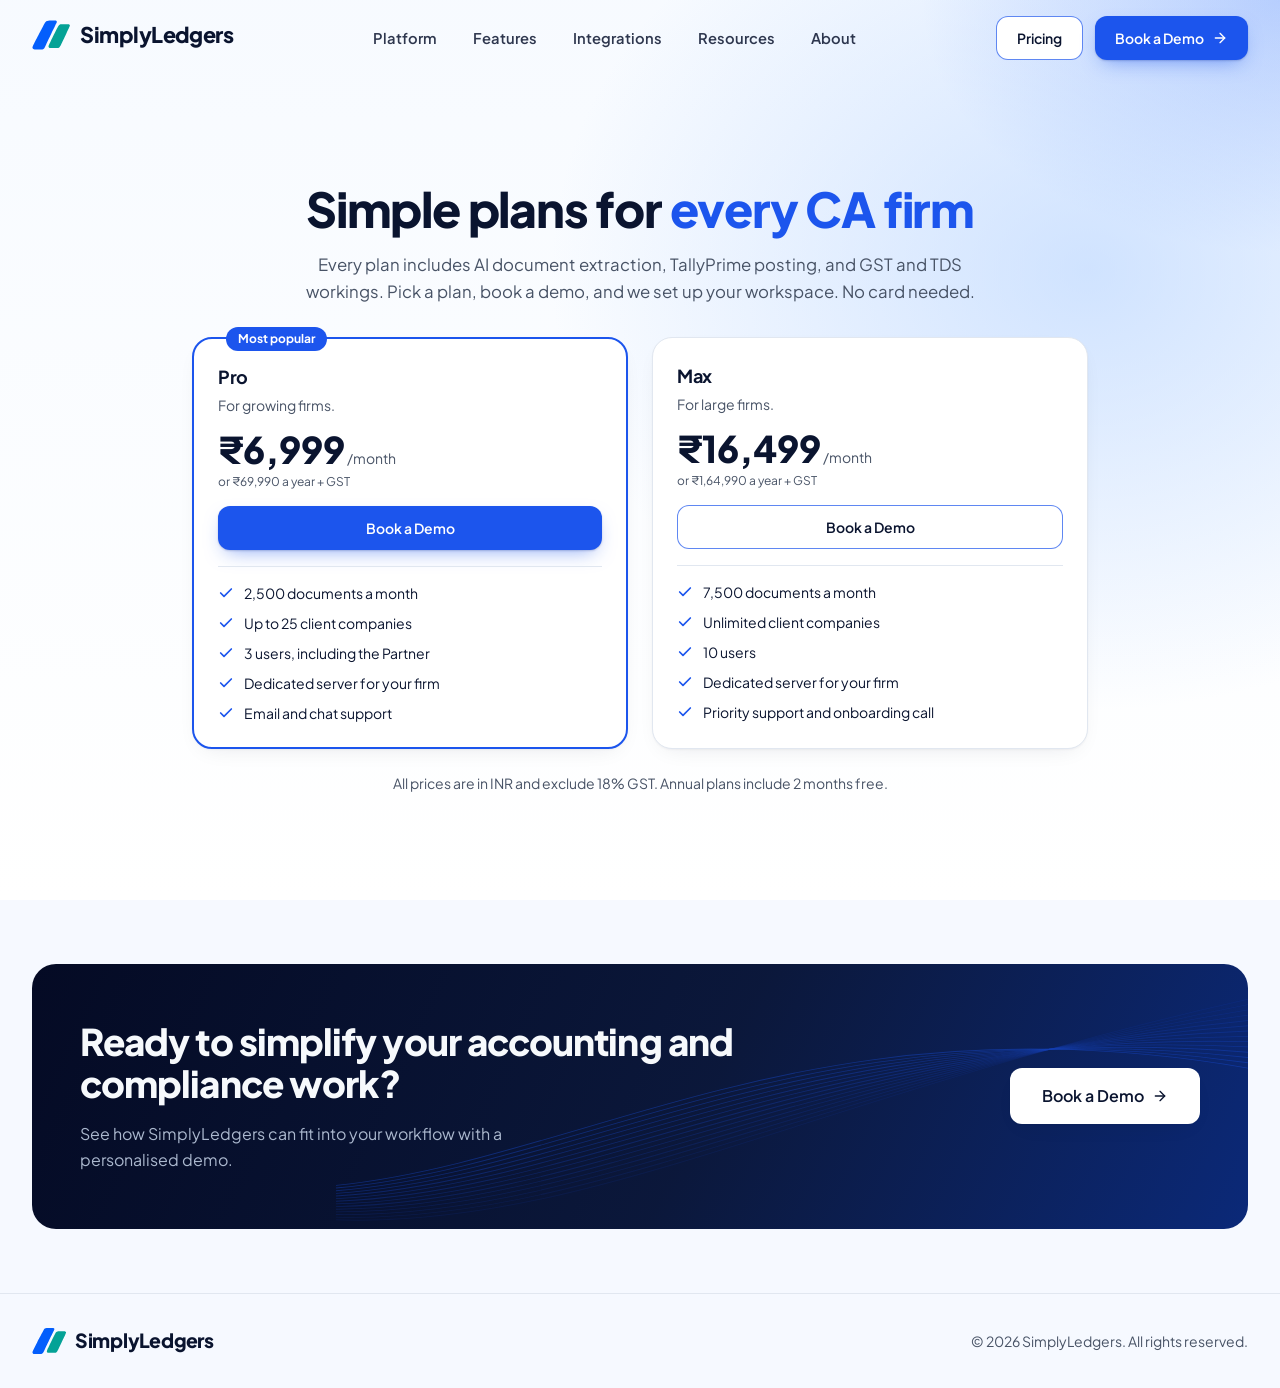
<file: pricing.html>
<!DOCTYPE html>
<html lang="en">
<head>
<meta charset="utf-8">
<meta name="viewport" content="width=device-width, initial-scale=1">
<link rel="stylesheet" href="https://fonts.googleapis.com/css2?family=Plus+Jakarta+Sans:wght@400;500;600;700;800&amp;display=swap">
<link rel="stylesheet" href="styles.css">
<title>Pricing · SimplyLedgers</title>
<meta name="description" content="SimplyLedgers plans for CA firms: Pro and Max. AI extraction, TallyPrime posting and GST and TDS workings in every plan.">
<meta property="og:title" content="Pricing · SimplyLedgers">
<meta property="og:description" content="SimplyLedgers plans for CA firms: Pro and Max. AI extraction, TallyPrime posting and GST and TDS workings in every plan.">
<meta property="og:type" content="website">
<meta name="twitter:card" content="summary_large_image">
<link rel="preconnect" href="https://fonts.googleapis.com">
<link rel="preconnect" href="https://fonts.gstatic.com" crossorigin="anonymous">
<link rel="icon" href="/favicon.ico" sizes="48x48"><link rel="icon" href="/favicon.svg" type="image/svg+xml"><link rel="icon" href="/favicon-192.png" type="image/png" sizes="192x192"><link rel="apple-touch-icon" href="/favicon-192.png">
<style>@media (min-width:64rem){.lg\:grid-cols-3{grid-template-columns:repeat(3,minmax(0,1fr))}.lg\:grid-cols-4{grid-template-columns:repeat(4,minmax(0,1fr))}}.fit-screen{min-height:calc(100svh - 76px);display:flex;flex-direction:column;justify-content:center}</style>
</head>
<body>
<div class="min-h-screen bg-background">
<header class="fixed inset-x-0 top-0 z-50 transition-all duration-300 border-b border-transparent bg-transparent"><div class="mx-auto grid h-[76px] max-w-7xl grid-cols-[minmax(0,1fr)_auto] items-center gap-6 px-5 sm:px-8 lg:flex lg:justify-between"><a class="min-w-0 shrink-0" aria-label="SimplyLedgers home" href="index.html"><span class="inline-flex items-center gap-2.5"><svg viewBox="568 362 406 318" aria-hidden="true" class="w-auto shrink-0 h-7 sm:h-[30px]"><g transform="translate(0 1024) scale(0.1 -0.1)"><path class="fill-brand-blue" d="M7410 6550 c-183 -8 -265 -61 -358 -233 -22 -40 -61 -110 -87 -157 -26 -47 -70 -128 -97 -180 -27 -52 -53 -99 -57 -105 -5 -5 -35 -62 -68 -125 -33 -63 -116 -221 -183 -350 -68 -129 -188 -361 -267 -515 -587 -1148 -596 -1169 -520 -1284 67 -101 66 -101 567 -101 633 0 586 -30 840 530 66 144 146 314 318 670 43 91 104 217 134 280 31 63 72 149 91 190 32 69 213 438 408 835 43 88 102 205 131 260 75 143 71 227 -13 270 -33 17 -571 27 -839 15z"></path><path class="fill-brand-teal" d="M8697 6159 c-66 -15 -132 -56 -183 -112 -48 -52 -305 -552 -637 -1237 -52 -107 -154 -316 -226 -464 -72 -148 -131 -271 -131 -273 0 -2 -20 -45 -45 -95 -76 -155 -58 -259 55 -319 44 -23 868 -22 943 1 155 48 183 93 519 830 56 122 140 305 181 390 24 52 97 208 162 345 65 138 171 360 236 494 141 289 147 319 83 391 -21 23 -51 44 -72 50 -46 12 -831 12 -885 -1z"></path></g></svg><span class="text-[1.25rem] font-extrabold leading-none tracking-tight sm:text-[1.35rem] text-foreground">SimplyLedgers</span></span></a><nav aria-label="Main" class="hidden items-center gap-1 lg:flex"><a class="group relative rounded-md px-4 py-2 text-[0.92rem] font-semibold text-foreground/85 transition-colors hover:text-primary" href="platform.html">Platform<span class="absolute inset-x-4 -bottom-0.5 h-0.5 origin-left scale-x-0 rounded-full bg-primary transition-transform duration-300 group-hover:scale-x-100"></span></a><a class="group relative rounded-md px-4 py-2 text-[0.92rem] font-semibold text-foreground/85 transition-colors hover:text-primary" href="features.html">Features<span class="absolute inset-x-4 -bottom-0.5 h-0.5 origin-left scale-x-0 rounded-full bg-primary transition-transform duration-300 group-hover:scale-x-100"></span></a><a class="group relative rounded-md px-4 py-2 text-[0.92rem] font-semibold text-foreground/85 transition-colors hover:text-primary" href="integrations.html">Integrations<span class="absolute inset-x-4 -bottom-0.5 h-0.5 origin-left scale-x-0 rounded-full bg-primary transition-transform duration-300 group-hover:scale-x-100"></span></a><a class="group relative rounded-md px-4 py-2 text-[0.92rem] font-semibold text-foreground/85 transition-colors hover:text-primary" href="resources.html">Resources<span class="absolute inset-x-4 -bottom-0.5 h-0.5 origin-left scale-x-0 rounded-full bg-primary transition-transform duration-300 group-hover:scale-x-100"></span></a><a class="group relative rounded-md px-4 py-2 text-[0.92rem] font-semibold text-foreground/85 transition-colors hover:text-primary" href="about.html">About<span class="absolute inset-x-4 -bottom-0.5 h-0.5 origin-left scale-x-0 rounded-full bg-primary transition-transform duration-300 group-hover:scale-x-100"></span></a></nav><div class="hidden items-center gap-3 lg:flex"><a class="inline-flex items-center justify-center gap-2 whitespace-nowrap text-sm cursor-pointer focus-visible:outline-none focus-visible:ring-1 focus-visible:ring-ring disabled:pointer-events-none disabled:opacity-50 disabled:cursor-not-allowed [&amp;_svg]:pointer-events-none [&amp;_svg]:size-4 [&amp;_svg]:shrink-0 border border-primary/70 bg-background text-foreground font-semibold transition-all duration-300 hover:border-primary hover:bg-secondary hover:-translate-y-px py-2 h-11 rounded-lg px-5" href="pricing.html">Pricing</a><a class="inline-flex items-center justify-center gap-2 whitespace-nowrap text-sm cursor-pointer focus-visible:outline-none focus-visible:ring-1 focus-visible:ring-ring disabled:pointer-events-none disabled:opacity-50 disabled:cursor-not-allowed [&amp;_svg]:pointer-events-none [&amp;_svg]:size-4 [&amp;_svg]:shrink-0 bg-primary text-primary-foreground font-semibold shadow-button transition-all duration-300 hover:bg-primary-deep hover:-translate-y-px [&amp;_svg]:transition-transform hover:[&amp;_svg]:translate-x-0.5 py-2 h-11 rounded-lg px-5" href="book-demo.html">Book a Demo <svg xmlns="http://www.w3.org/2000/svg" width="24" height="24" viewBox="0 0 24 24" fill="none" stroke="currentColor" stroke-width="2" stroke-linecap="round" stroke-linejoin="round" class="lucide lucide-arrow-right" aria-hidden="true"><path d="M5 12h14"></path><path d="m12 5 7 7-7 7"></path></svg></a></div><button class="inline-flex items-center justify-center gap-2 whitespace-nowrap rounded-md text-sm font-medium cursor-pointer transition-colors focus-visible:outline-none focus-visible:ring-1 focus-visible:ring-ring disabled:pointer-events-none disabled:opacity-50 disabled:cursor-not-allowed [&amp;_svg]:pointer-events-none [&amp;_svg]:size-4 [&amp;_svg]:shrink-0 hover:bg-accent hover:text-accent-foreground h-9 w-9 shrink-0 lg:hidden" aria-label="Open menu" type="button" aria-haspopup="dialog" aria-expanded="false" data-state="closed"><svg xmlns="http://www.w3.org/2000/svg" width="24" height="24" viewBox="0 0 24 24" fill="none" stroke="currentColor" stroke-width="2" stroke-linecap="round" stroke-linejoin="round" class="lucide lucide-menu size-5!" aria-hidden="true"><path d="M4 5h16"></path><path d="M4 12h16"></path><path d="M4 19h16"></path></svg></button></div></header>
<main>
<section class="relative overflow-hidden bg-hero pt-[76px]">
  <div class="fit-screen mx-auto max-w-7xl px-5 py-6 sm:px-8">
    <div class="mx-auto max-w-3xl text-center">
      <h1 class="text-[2.3rem] font-extrabold leading-[1.08] text-foreground sm:text-5xl">Simple plans for <span class="text-primary">every CA firm</span></h1>
      <p class="mx-auto mt-4 max-w-2xl text-[1.05rem] leading-relaxed text-muted-foreground">Every plan includes AI document extraction, TallyPrime posting, and GST and TDS workings. Pick a plan, book a demo, and we set up your workspace. No card needed.</p>
    </div>
    <div class="mx-auto mt-8 grid w-full max-w-4xl gap-6 sm:grid-cols-2">
      <div class="relative flex flex-col rounded-2xl border-2 border-primary bg-background p-6 shadow-soft">
        <span class="absolute -top-3 left-8 rounded-full bg-primary px-3 py-1 text-xs font-bold text-primary-foreground">Most popular</span>
        <h2 class="text-lg font-bold text-foreground">Pro</h2>
        <p class="mt-1 text-sm text-muted-foreground">For growing firms.</p>
        <p class="mt-4"><span class="text-[2.3rem] font-extrabold leading-none text-foreground">₹6,999</span><span class="text-sm text-muted-foreground"> /month</span></p>
        <p class="mt-1 text-xs text-muted-foreground">or ₹69,990 a year + GST</p>
        <a class="mt-4 inline-flex items-center justify-center gap-2 whitespace-nowrap text-sm cursor-pointer focus-visible:outline-none focus-visible:ring-1 focus-visible:ring-ring disabled:pointer-events-none disabled:opacity-50 disabled:cursor-not-allowed [&amp;_svg]:pointer-events-none [&amp;_svg]:size-4 [&amp;_svg]:shrink-0 font-semibold transition-all duration-300 hover:-translate-y-px h-11 rounded-lg px-5 w-full bg-primary text-primary-foreground shadow-button hover:bg-primary-deep" href="book-demo.html">Book a Demo</a>
        <ul class="mt-4 space-y-2.5 border-t border-border pt-4"><li class="flex items-start gap-2.5 text-sm text-foreground"><svg xmlns="http://www.w3.org/2000/svg" width="16" height="16" viewBox="0 0 24 24" fill="none" stroke="currentColor" stroke-width="2.5" stroke-linecap="round" stroke-linejoin="round" class="mt-0.5 shrink-0 text-primary" aria-hidden="true"><path d="M20 6 9 17l-5-5"></path></svg><span>2,500 documents a month</span></li><li class="flex items-start gap-2.5 text-sm text-foreground"><svg xmlns="http://www.w3.org/2000/svg" width="16" height="16" viewBox="0 0 24 24" fill="none" stroke="currentColor" stroke-width="2.5" stroke-linecap="round" stroke-linejoin="round" class="mt-0.5 shrink-0 text-primary" aria-hidden="true"><path d="M20 6 9 17l-5-5"></path></svg><span>Up to 25 client companies</span></li><li class="flex items-start gap-2.5 text-sm text-foreground"><svg xmlns="http://www.w3.org/2000/svg" width="16" height="16" viewBox="0 0 24 24" fill="none" stroke="currentColor" stroke-width="2.5" stroke-linecap="round" stroke-linejoin="round" class="mt-0.5 shrink-0 text-primary" aria-hidden="true"><path d="M20 6 9 17l-5-5"></path></svg><span>3 users, including the Partner</span></li><li class="flex items-start gap-2.5 text-sm text-foreground"><svg xmlns="http://www.w3.org/2000/svg" width="16" height="16" viewBox="0 0 24 24" fill="none" stroke="currentColor" stroke-width="2.5" stroke-linecap="round" stroke-linejoin="round" class="mt-0.5 shrink-0 text-primary" aria-hidden="true"><path d="M20 6 9 17l-5-5"></path></svg><span>Dedicated server for your firm</span></li><li class="flex items-start gap-2.5 text-sm text-foreground"><svg xmlns="http://www.w3.org/2000/svg" width="16" height="16" viewBox="0 0 24 24" fill="none" stroke="currentColor" stroke-width="2.5" stroke-linecap="round" stroke-linejoin="round" class="mt-0.5 shrink-0 text-primary" aria-hidden="true"><path d="M20 6 9 17l-5-5"></path></svg><span>Email and chat support</span></li></ul>
      </div>
      <div class="relative flex flex-col rounded-2xl border border-border bg-background p-6 shadow-soft">
        
        <h2 class="text-lg font-bold text-foreground">Max</h2>
        <p class="mt-1 text-sm text-muted-foreground">For large firms.</p>
        <p class="mt-4"><span class="text-[2.3rem] font-extrabold leading-none text-foreground">₹16,499</span><span class="text-sm text-muted-foreground"> /month</span></p>
        <p class="mt-1 text-xs text-muted-foreground">or ₹1,64,990 a year + GST</p>
        <a class="mt-4 inline-flex items-center justify-center gap-2 whitespace-nowrap text-sm cursor-pointer focus-visible:outline-none focus-visible:ring-1 focus-visible:ring-ring disabled:pointer-events-none disabled:opacity-50 disabled:cursor-not-allowed [&amp;_svg]:pointer-events-none [&amp;_svg]:size-4 [&amp;_svg]:shrink-0 font-semibold transition-all duration-300 hover:-translate-y-px h-11 rounded-lg px-5 w-full border border-primary/70 bg-background text-foreground hover:border-primary hover:bg-secondary" href="book-demo.html">Book a Demo</a>
        <ul class="mt-4 space-y-2.5 border-t border-border pt-4"><li class="flex items-start gap-2.5 text-sm text-foreground"><svg xmlns="http://www.w3.org/2000/svg" width="16" height="16" viewBox="0 0 24 24" fill="none" stroke="currentColor" stroke-width="2.5" stroke-linecap="round" stroke-linejoin="round" class="mt-0.5 shrink-0 text-primary" aria-hidden="true"><path d="M20 6 9 17l-5-5"></path></svg><span>7,500 documents a month</span></li><li class="flex items-start gap-2.5 text-sm text-foreground"><svg xmlns="http://www.w3.org/2000/svg" width="16" height="16" viewBox="0 0 24 24" fill="none" stroke="currentColor" stroke-width="2.5" stroke-linecap="round" stroke-linejoin="round" class="mt-0.5 shrink-0 text-primary" aria-hidden="true"><path d="M20 6 9 17l-5-5"></path></svg><span>Unlimited client companies</span></li><li class="flex items-start gap-2.5 text-sm text-foreground"><svg xmlns="http://www.w3.org/2000/svg" width="16" height="16" viewBox="0 0 24 24" fill="none" stroke="currentColor" stroke-width="2.5" stroke-linecap="round" stroke-linejoin="round" class="mt-0.5 shrink-0 text-primary" aria-hidden="true"><path d="M20 6 9 17l-5-5"></path></svg><span>10 users</span></li><li class="flex items-start gap-2.5 text-sm text-foreground"><svg xmlns="http://www.w3.org/2000/svg" width="16" height="16" viewBox="0 0 24 24" fill="none" stroke="currentColor" stroke-width="2.5" stroke-linecap="round" stroke-linejoin="round" class="mt-0.5 shrink-0 text-primary" aria-hidden="true"><path d="M20 6 9 17l-5-5"></path></svg><span>Dedicated server for your firm</span></li><li class="flex items-start gap-2.5 text-sm text-foreground"><svg xmlns="http://www.w3.org/2000/svg" width="16" height="16" viewBox="0 0 24 24" fill="none" stroke="currentColor" stroke-width="2.5" stroke-linecap="round" stroke-linejoin="round" class="mt-0.5 shrink-0 text-primary" aria-hidden="true"><path d="M20 6 9 17l-5-5"></path></svg><span>Priority support and onboarding call</span></li></ul>
      </div>
    </div>
    <p class="mt-6 text-center text-sm text-muted-foreground">All prices are in INR and exclude 18% GST. Annual plans include 2 months free.</p>
  </div>
</section>
<section id="book-demo" class="bg-surface py-16"><div class="mx-auto max-w-7xl px-5 sm:px-8"><div class="reveal relative overflow-hidden rounded-3xl bg-cta px-7 py-12 sm:px-12 md:py-14 is-visible" style="--reveal-delay:0ms"><svg aria-hidden="true" viewBox="0 0 800 300" preserveAspectRatio="none" class="pointer-events-none absolute inset-y-0 right-0 h-full w-full opacity-60 md:w-3/4"><path d="M0 290 C 220 300, 420 150, 800 40" fill="none" class="stroke-primary" stroke-opacity="0.15" stroke-width="1"></path><path d="M0 287 C 220 294, 420 141, 800 46" fill="none" class="stroke-primary" stroke-opacity="0.185" stroke-width="1"></path><path d="M0 284 C 220 288, 420 132, 800 52" fill="none" class="stroke-primary" stroke-opacity="0.22" stroke-width="1"></path><path d="M0 281 C 220 282, 420 123, 800 58" fill="none" class="stroke-primary" stroke-opacity="0.255" stroke-width="1"></path><path d="M0 278 C 220 276, 420 114, 800 64" fill="none" class="stroke-primary" stroke-opacity="0.29000000000000004" stroke-width="1"></path><path d="M0 275 C 220 270, 420 105, 800 70" fill="none" class="stroke-primary" stroke-opacity="0.325" stroke-width="1"></path><path d="M0 272 C 220 264, 420 96, 800 76" fill="none" class="stroke-primary" stroke-opacity="0.36" stroke-width="1"></path><path d="M0 269 C 220 258, 420 87, 800 82" fill="none" class="stroke-primary" stroke-opacity="0.395" stroke-width="1"></path><path d="M0 266 C 220 252, 420 78, 800 88" fill="none" class="stroke-primary" stroke-opacity="0.43000000000000005" stroke-width="1"></path><path d="M0 263 C 220 246, 420 69, 800 94" fill="none" class="stroke-primary" stroke-opacity="0.4650000000000001" stroke-width="1"></path><path d="M0 260 C 220 240, 420 60, 800 100" fill="none" class="stroke-primary" stroke-opacity="0.5" stroke-width="1"></path><path d="M0 257 C 220 234, 420 51, 800 106" fill="none" class="stroke-primary" stroke-opacity="0.535" stroke-width="1"></path><path d="M0 254 C 220 228, 420 42, 800 112" fill="none" class="stroke-primary" stroke-opacity="0.5700000000000001" stroke-width="1"></path><path d="M0 251 C 220 222, 420 33, 800 118" fill="none" class="stroke-primary" stroke-opacity="0.6050000000000001" stroke-width="1"></path></svg><div class="relative grid items-center gap-8 md:grid-cols-[minmax(0,1fr)_auto]"><div class="min-w-0"><h2 class="max-w-2xl text-3xl font-extrabold leading-[1.15] text-navy-foreground sm:text-[2.3rem]">Ready to simplify your accounting and compliance work?</h2><p class="mt-4 max-w-lg text-base leading-relaxed text-navy-muted">See how SimplyLedgers can fit into your workflow with a personalised demo.</p></div><a class="inline-flex items-center justify-center gap-2 whitespace-nowrap cursor-pointer focus-visible:outline-none focus-visible:ring-1 focus-visible:ring-ring disabled:pointer-events-none disabled:opacity-50 disabled:cursor-not-allowed [&amp;_svg]:pointer-events-none [&amp;_svg]:size-4 [&amp;_svg]:shrink-0 bg-background text-foreground font-semibold shadow-soft transition-all duration-300 hover:bg-secondary hover:-translate-y-px [&amp;_svg]:transition-transform hover:[&amp;_svg]:translate-x-0.5 rounded-lg text-base h-14 justify-self-start px-8 md:justify-self-end" href="book-demo.html">Book a Demo <svg xmlns="http://www.w3.org/2000/svg" width="24" height="24" viewBox="0 0 24 24" fill="none" stroke="currentColor" stroke-width="2" stroke-linecap="round" stroke-linejoin="round" class="lucide lucide-arrow-right" aria-hidden="true"><path d="M5 12h14"></path><path d="m12 5 7 7-7 7"></path></svg></a></div></div></div></section>
</main>
</main>
<footer class="border-t border-border bg-surface"><div class="mx-auto flex max-w-7xl flex-col items-start justify-between gap-4 px-5 py-8 sm:flex-row sm:items-center sm:px-8"><span class="inline-flex items-center gap-2.5 scale-90 origin-left"><svg viewBox="568 362 406 318" aria-hidden="true" class="w-auto shrink-0 h-7 sm:h-[30px]"><g transform="translate(0 1024) scale(0.1 -0.1)"><path class="fill-brand-blue" d="M7410 6550 c-183 -8 -265 -61 -358 -233 -22 -40 -61 -110 -87 -157 -26 -47 -70 -128 -97 -180 -27 -52 -53 -99 -57 -105 -5 -5 -35 -62 -68 -125 -33 -63 -116 -221 -183 -350 -68 -129 -188 -361 -267 -515 -587 -1148 -596 -1169 -520 -1284 67 -101 66 -101 567 -101 633 0 586 -30 840 530 66 144 146 314 318 670 43 91 104 217 134 280 31 63 72 149 91 190 32 69 213 438 408 835 43 88 102 205 131 260 75 143 71 227 -13 270 -33 17 -571 27 -839 15z"></path><path class="fill-brand-teal" d="M8697 6159 c-66 -15 -132 -56 -183 -112 -48 -52 -305 -552 -637 -1237 -52 -107 -154 -316 -226 -464 -72 -148 -131 -271 -131 -273 0 -2 -20 -45 -45 -95 -76 -155 -58 -259 55 -319 44 -23 868 -22 943 1 155 48 183 93 519 830 56 122 140 305 181 390 24 52 97 208 162 345 65 138 171 360 236 494 141 289 147 319 83 391 -21 23 -51 44 -72 50 -46 12 -831 12 -885 -1z"></path></g></svg><span class="text-[1.25rem] font-extrabold leading-none tracking-tight sm:text-[1.35rem] text-foreground">SimplyLedgers</span></span><p class="text-sm text-muted-foreground">© <!-- -->2026<!-- --> SimplyLedgers. All rights reserved.</p></div></footer>
</div>
<div id="mobile-menu" hidden><div data-state="open" class="fixed inset-0 z-50 bg-black/80 data-[state=open]:animate-in data-[state=closed]:animate-out data-[state=closed]:fade-out-0 data-[state=open]:fade-in-0" data-aria-hidden="true" aria-hidden="true"></div>
<div role="dialog" id="radix-_R_haq_" data-state="open" class="fixed z-50 bg-background p-6 shadow-lg transition ease-in-out data-[state=closed]:duration-300 data-[state=open]:duration-500 data-[state=open]:animate-in data-[state=closed]:animate-out inset-y-0 right-0 h-full w-3/4 border-l data-[state=closed]:slide-out-to-right data-[state=open]:slide-in-from-right sm:max-w-sm flex flex-col gap-6 pt-14" tabindex="-1" aria-labelledby="radix-_R_haqH1_"><button type="button" class="absolute right-4 top-4 rounded-sm opacity-70 ring-offset-background cursor-pointer transition-opacity hover:opacity-100 focus:outline-none focus:ring-2 focus:ring-ring focus:ring-offset-2 disabled:pointer-events-none data-[state=open]:bg-secondary"><svg xmlns="http://www.w3.org/2000/svg" width="24" height="24" viewBox="0 0 24 24" fill="none" stroke="currentColor" stroke-width="2" stroke-linecap="round" stroke-linejoin="round" class="lucide lucide-x h-4 w-4" aria-hidden="true"><path d="M18 6 6 18"></path><path d="m6 6 12 12"></path></svg><span class="sr-only">Close</span></button><h2 id="radix-_R_haqH1_" class="text-lg font-semibold text-foreground sr-only">Menu</h2><nav aria-label="Mobile" class="flex flex-col gap-1"><a class="rounded-lg px-3 py-3 text-base font-semibold text-foreground transition-colors hover:bg-secondary hover:text-primary" href="platform.html">Platform</a><a class="rounded-lg px-3 py-3 text-base font-semibold text-foreground transition-colors hover:bg-secondary hover:text-primary" href="features.html">Features</a><a class="rounded-lg px-3 py-3 text-base font-semibold text-foreground transition-colors hover:bg-secondary hover:text-primary" href="integrations.html">Integrations</a><a class="rounded-lg px-3 py-3 text-base font-semibold text-foreground transition-colors hover:bg-secondary hover:text-primary" href="resources.html">Resources</a><a class="rounded-lg px-3 py-3 text-base font-semibold text-foreground transition-colors hover:bg-secondary hover:text-primary text-primary" href="about.html" aria-current="page">About</a></nav><div class="mt-auto flex flex-col gap-3"><a class="inline-flex items-center justify-center gap-2 whitespace-nowrap text-sm cursor-pointer focus-visible:outline-none focus-visible:ring-1 focus-visible:ring-ring disabled:pointer-events-none disabled:opacity-50 disabled:cursor-not-allowed [&amp;_svg]:pointer-events-none [&amp;_svg]:size-4 [&amp;_svg]:shrink-0 border border-primary/70 bg-background text-foreground font-semibold transition-all duration-300 hover:border-primary hover:bg-secondary hover:-translate-y-px px-4 py-2 h-12 rounded-lg" href="pricing.html">Pricing</a><a class="inline-flex items-center justify-center gap-2 whitespace-nowrap text-sm cursor-pointer focus-visible:outline-none focus-visible:ring-1 focus-visible:ring-ring disabled:pointer-events-none disabled:opacity-50 disabled:cursor-not-allowed [&amp;_svg]:pointer-events-none [&amp;_svg]:size-4 [&amp;_svg]:shrink-0 bg-primary text-primary-foreground font-semibold shadow-button transition-all duration-300 hover:bg-primary-deep hover:-translate-y-px [&amp;_svg]:transition-transform hover:[&amp;_svg]:translate-x-0.5 px-4 py-2 h-12 rounded-lg" href="book-demo.html">Book a Demo <svg xmlns="http://www.w3.org/2000/svg" width="24" height="24" viewBox="0 0 24 24" fill="none" stroke="currentColor" stroke-width="2" stroke-linecap="round" stroke-linejoin="round" class="lucide lucide-arrow-right" aria-hidden="true"><path d="M5 12h14"></path><path d="m12 5 7 7-7 7"></path></svg></a></div></div></div><script src="site.js"></script>
</body>
</html>
</file>
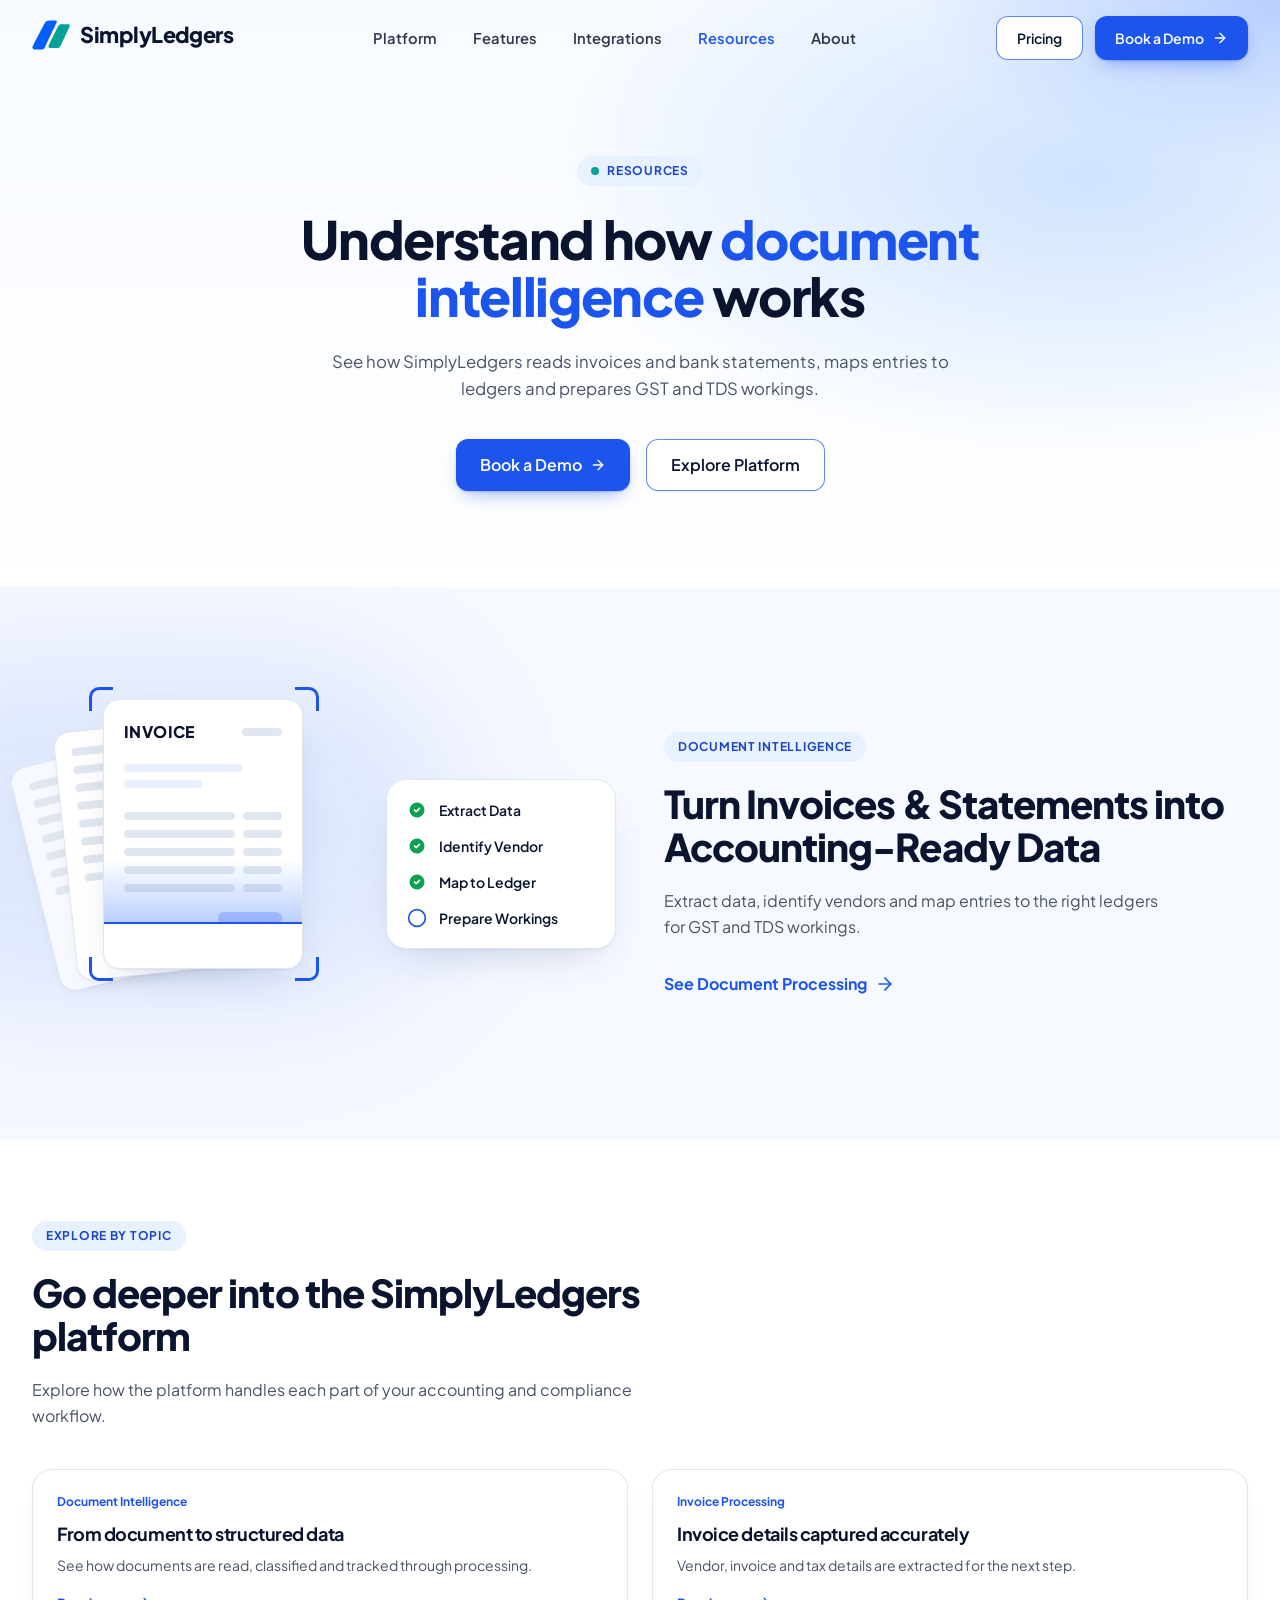
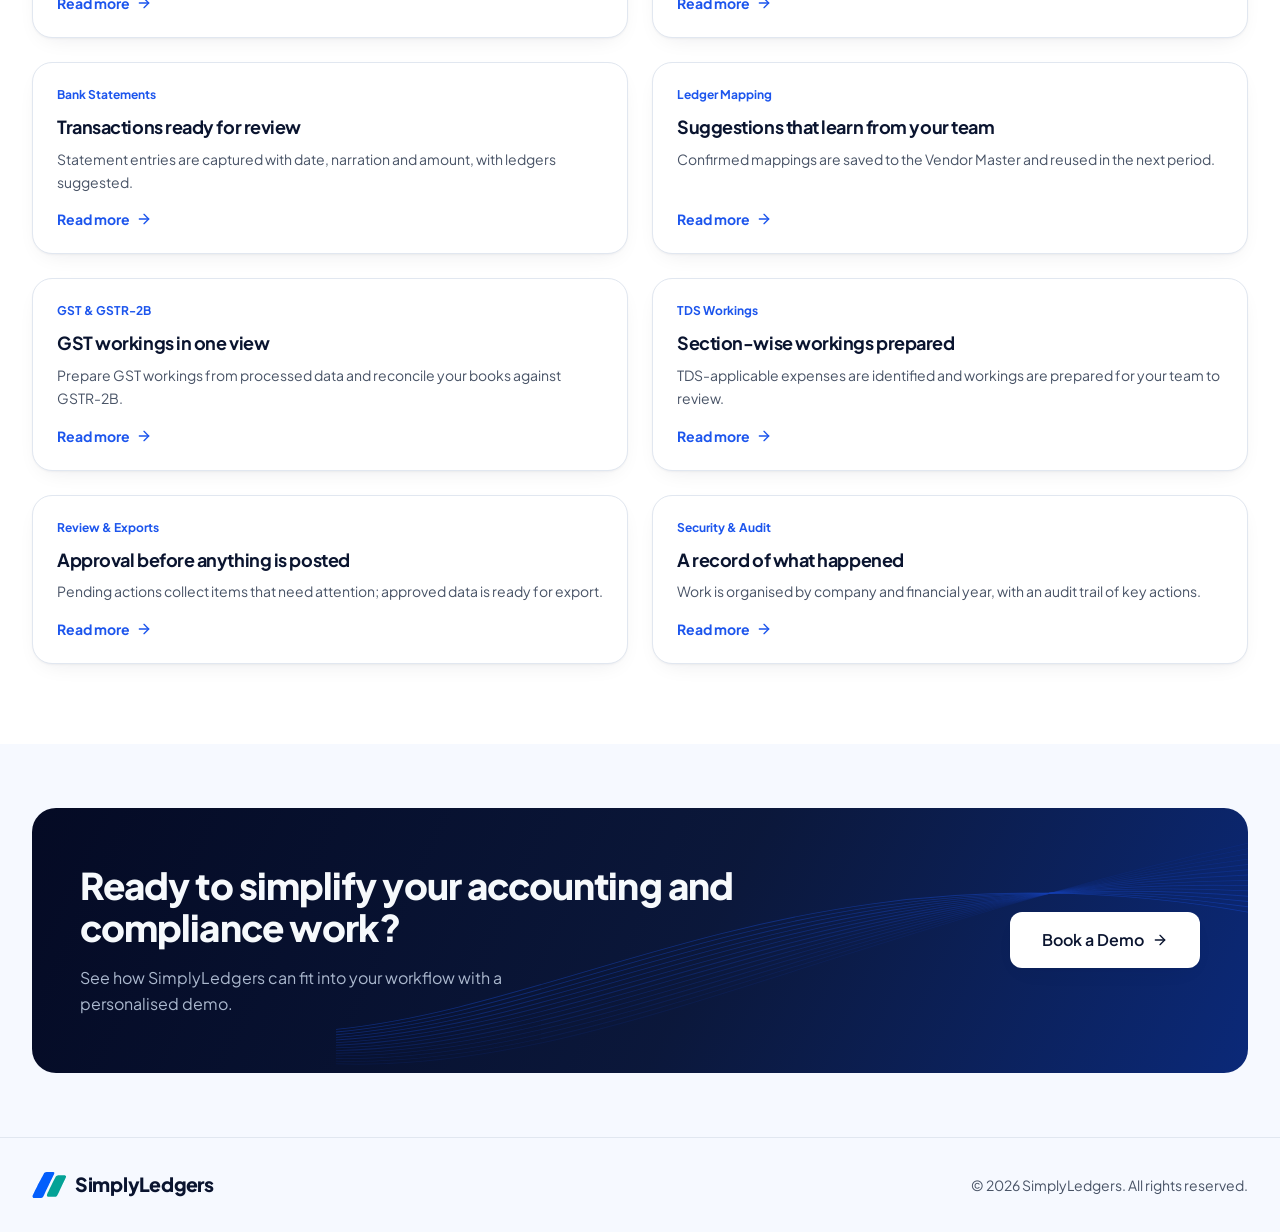
<file: resources.html>
<!DOCTYPE html>
<html lang="en">
<head>
<meta charset="utf-8">
<meta name="viewport" content="width=device-width, initial-scale=1">
<link rel="stylesheet" href="https://fonts.googleapis.com/css2?family=Plus+Jakarta+Sans:wght@400;500;600;700;800&amp;display=swap">
<link rel="stylesheet" href="styles.css">
<title>Resources — SimplyLedgers</title>
<meta name="description" content="Guides and resources for document processing, ledger mapping, GST, TDS and TallyPrime sync with SimplyLedgers.">
<meta property="og:title" content="Resources — SimplyLedgers">
<meta property="og:description" content="Guides and resources for document processing, ledger mapping, GST, TDS and TallyPrime sync with SimplyLedgers.">
<meta property="og:type" content="website">
<meta name="twitter:card" content="summary_large_image">
<link rel="preconnect" href="https://fonts.googleapis.com">
<link rel="preconnect" href="https://fonts.gstatic.com" crossorigin="anonymous">
<link rel="icon" href="/favicon.ico" sizes="48x48"><link rel="icon" href="/favicon.svg" type="image/svg+xml"><link rel="icon" href="/favicon-192.png" type="image/png" sizes="192x192"><link rel="apple-touch-icon" href="/favicon-192.png">
</head>
<body>
<div class="min-h-screen bg-background">
<header class="fixed inset-x-0 top-0 z-50 transition-all duration-300 border-b border-transparent bg-transparent"><div class="mx-auto grid h-[76px] max-w-7xl grid-cols-[minmax(0,1fr)_auto] items-center gap-6 px-5 sm:px-8 lg:flex lg:justify-between"><a class="min-w-0 shrink-0" aria-label="SimplyLedgers home" href="index.html"><span class="inline-flex items-center gap-2.5"><svg viewBox="568 362 406 318" aria-hidden="true" class="w-auto shrink-0 h-7 sm:h-[30px]"><g transform="translate(0 1024) scale(0.1 -0.1)"><path class="fill-brand-blue" d="M7410 6550 c-183 -8 -265 -61 -358 -233 -22 -40 -61 -110 -87 -157 -26 -47 -70 -128 -97 -180 -27 -52 -53 -99 -57 -105 -5 -5 -35 -62 -68 -125 -33 -63 -116 -221 -183 -350 -68 -129 -188 -361 -267 -515 -587 -1148 -596 -1169 -520 -1284 67 -101 66 -101 567 -101 633 0 586 -30 840 530 66 144 146 314 318 670 43 91 104 217 134 280 31 63 72 149 91 190 32 69 213 438 408 835 43 88 102 205 131 260 75 143 71 227 -13 270 -33 17 -571 27 -839 15z"></path><path class="fill-brand-teal" d="M8697 6159 c-66 -15 -132 -56 -183 -112 -48 -52 -305 -552 -637 -1237 -52 -107 -154 -316 -226 -464 -72 -148 -131 -271 -131 -273 0 -2 -20 -45 -45 -95 -76 -155 -58 -259 55 -319 44 -23 868 -22 943 1 155 48 183 93 519 830 56 122 140 305 181 390 24 52 97 208 162 345 65 138 171 360 236 494 141 289 147 319 83 391 -21 23 -51 44 -72 50 -46 12 -831 12 -885 -1z"></path></g></svg><span class="text-[1.25rem] font-extrabold leading-none tracking-tight sm:text-[1.35rem] text-foreground">SimplyLedgers</span></span></a><nav aria-label="Main" class="hidden items-center gap-1 lg:flex"><a class="group relative rounded-md px-4 py-2 text-[0.92rem] font-semibold text-foreground/85 transition-colors hover:text-primary" href="platform.html">Platform<span class="absolute inset-x-4 -bottom-0.5 h-0.5 origin-left scale-x-0 rounded-full bg-primary transition-transform duration-300 group-hover:scale-x-100"></span></a><a class="group relative rounded-md px-4 py-2 text-[0.92rem] font-semibold text-foreground/85 transition-colors hover:text-primary" href="features.html">Features<span class="absolute inset-x-4 -bottom-0.5 h-0.5 origin-left scale-x-0 rounded-full bg-primary transition-transform duration-300 group-hover:scale-x-100"></span></a><a class="group relative rounded-md px-4 py-2 text-[0.92rem] font-semibold text-foreground/85 transition-colors hover:text-primary" href="integrations.html">Integrations<span class="absolute inset-x-4 -bottom-0.5 h-0.5 origin-left scale-x-0 rounded-full bg-primary transition-transform duration-300 group-hover:scale-x-100"></span></a><a class="group relative rounded-md px-4 py-2 text-[0.92rem] font-semibold text-foreground/85 transition-colors hover:text-primary text-primary" href="resources.html" aria-current="page">Resources<span class="absolute inset-x-4 -bottom-0.5 h-0.5 origin-left scale-x-0 rounded-full bg-primary transition-transform duration-300 group-hover:scale-x-100"></span></a><a class="group relative rounded-md px-4 py-2 text-[0.92rem] font-semibold text-foreground/85 transition-colors hover:text-primary" href="about.html">About<span class="absolute inset-x-4 -bottom-0.5 h-0.5 origin-left scale-x-0 rounded-full bg-primary transition-transform duration-300 group-hover:scale-x-100"></span></a></nav><div class="hidden items-center gap-3 lg:flex"><a class="inline-flex items-center justify-center gap-2 whitespace-nowrap text-sm cursor-pointer focus-visible:outline-none focus-visible:ring-1 focus-visible:ring-ring disabled:pointer-events-none disabled:opacity-50 disabled:cursor-not-allowed [&amp;_svg]:pointer-events-none [&amp;_svg]:size-4 [&amp;_svg]:shrink-0 border border-primary/70 bg-background text-foreground font-semibold transition-all duration-300 hover:border-primary hover:bg-secondary hover:-translate-y-px py-2 h-11 rounded-lg px-5" href="pricing.html">Pricing</a><a class="inline-flex items-center justify-center gap-2 whitespace-nowrap text-sm cursor-pointer focus-visible:outline-none focus-visible:ring-1 focus-visible:ring-ring disabled:pointer-events-none disabled:opacity-50 disabled:cursor-not-allowed [&amp;_svg]:pointer-events-none [&amp;_svg]:size-4 [&amp;_svg]:shrink-0 bg-primary text-primary-foreground font-semibold shadow-button transition-all duration-300 hover:bg-primary-deep hover:-translate-y-px [&amp;_svg]:transition-transform hover:[&amp;_svg]:translate-x-0.5 py-2 h-11 rounded-lg px-5" href="book-demo.html">Book a Demo <svg xmlns="http://www.w3.org/2000/svg" width="24" height="24" viewBox="0 0 24 24" fill="none" stroke="currentColor" stroke-width="2" stroke-linecap="round" stroke-linejoin="round" class="lucide lucide-arrow-right" aria-hidden="true"><path d="M5 12h14"></path><path d="m12 5 7 7-7 7"></path></svg></a></div><button class="inline-flex items-center justify-center gap-2 whitespace-nowrap rounded-md text-sm font-medium cursor-pointer transition-colors focus-visible:outline-none focus-visible:ring-1 focus-visible:ring-ring disabled:pointer-events-none disabled:opacity-50 disabled:cursor-not-allowed [&amp;_svg]:pointer-events-none [&amp;_svg]:size-4 [&amp;_svg]:shrink-0 hover:bg-accent hover:text-accent-foreground h-9 w-9 shrink-0 lg:hidden" aria-label="Open menu" type="button" aria-haspopup="dialog" aria-expanded="false" data-state="closed"><svg xmlns="http://www.w3.org/2000/svg" width="24" height="24" viewBox="0 0 24 24" fill="none" stroke="currentColor" stroke-width="2" stroke-linecap="round" stroke-linejoin="round" class="lucide lucide-menu size-5!" aria-hidden="true"><path d="M4 5h16"></path><path d="M4 12h16"></path><path d="M4 19h16"></path></svg></button></div></header>
<main>
<section class="relative overflow-hidden bg-hero pt-[76px]">
  <div class="mx-auto max-w-7xl px-5 pb-16 pt-14 sm:px-8 md:pt-20 lg:pb-24">
    <div class="mx-auto max-w-3xl text-center">
      <div class="reveal is-visible" style="--reveal-delay:0ms"><span class="eyebrow"><span class="size-2 rounded-full bg-brand-teal"></span>Resources</span></div>
      <div class="reveal is-visible" style="--reveal-delay:80ms"><h1 class="mt-6 text-[2.3rem] font-extrabold leading-[1.08] text-foreground sm:text-5xl lg:text-[3.3rem]">Understand how <span class="text-primary">document intelligence</span> works</h1></div>
      <div class="reveal is-visible" style="--reveal-delay:160ms"><p class="mx-auto mt-6 max-w-2xl text-[1.05rem] leading-relaxed text-muted-foreground">See how SimplyLedgers reads invoices and bank statements, maps entries to ledgers and prepares GST and TDS workings.</p></div>
      <div class="reveal mt-9 flex flex-wrap justify-center gap-4 is-visible" style="--reveal-delay:240ms">
        <a class="inline-flex items-center justify-center gap-2 whitespace-nowrap cursor-pointer focus-visible:outline-none focus-visible:ring-1 focus-visible:ring-ring disabled:pointer-events-none disabled:opacity-50 disabled:cursor-not-allowed [&amp;_svg]:pointer-events-none [&amp;_svg]:size-4 [&amp;_svg]:shrink-0 bg-primary text-primary-foreground font-semibold shadow-button transition-all duration-300 hover:bg-primary-deep hover:-translate-y-px [&amp;_svg]:transition-transform hover:[&amp;_svg]:translate-x-0.5 h-[52px] rounded-lg px-6 text-base" href="book-demo.html">Book a Demo <svg xmlns="http://www.w3.org/2000/svg" width="24" height="24" viewBox="0 0 24 24" fill="none" stroke="currentColor" stroke-width="2" stroke-linecap="round" stroke-linejoin="round" class="lucide lucide-arrow-right" aria-hidden="true"><path d="M5 12h14"></path><path d="m12 5 7 7-7 7"></path></svg></a>
        <a class="inline-flex items-center justify-center gap-2 whitespace-nowrap cursor-pointer focus-visible:outline-none focus-visible:ring-1 focus-visible:ring-ring disabled:pointer-events-none disabled:opacity-50 disabled:cursor-not-allowed [&amp;_svg]:pointer-events-none [&amp;_svg]:size-4 [&amp;_svg]:shrink-0 border border-primary/70 bg-background text-foreground font-semibold transition-all duration-300 hover:border-primary hover:bg-secondary hover:-translate-y-px h-[52px] rounded-lg px-6 text-base" href="platform.html">Explore Platform</a>
      </div>
    </div>
  </div>
</section>
<section id="document-intelligence" class="relative overflow-hidden bg-surface py-20 lg:py-28"><div aria-hidden="true" class="pointer-events-none absolute -left-40 top-16 h-[360px] w-[620px] rounded-full bg-primary/10 blur-3xl"></div><div class="relative mx-auto grid max-w-7xl items-center gap-16 px-5 sm:px-8 lg:grid-cols-2 lg:gap-12"><div class="reveal flex min-w-0 flex-col items-center gap-8 sm:flex-row sm:items-center sm:justify-center is-visible" style="--reveal-delay:0ms"><div class="relative mx-auto h-[300px] w-full max-w-[320px] sm:h-[330px]"><div class="absolute left-0 top-12 h-[230px] w-[170px] -rotate-[14deg] rounded-xl border border-border bg-surface p-4 shadow-soft"><div class="space-y-2.5"><div class="flex gap-2"><span class="h-2 flex-1 rounded-full bg-border"></span><span class="h-2 w-1/4 rounded-full bg-border"></span></div><div class="flex gap-2"><span class="h-2 flex-1 rounded-full bg-border"></span><span class="h-2 w-1/4 rounded-full bg-border"></span></div><div class="flex gap-2"><span class="h-2 flex-1 rounded-full bg-border"></span><span class="h-2 w-1/4 rounded-full bg-border"></span></div><div class="flex gap-2"><span class="h-2 flex-1 rounded-full bg-border"></span><span class="h-2 w-1/4 rounded-full bg-border"></span></div><div class="flex gap-2"><span class="h-2 flex-1 rounded-full bg-border"></span><span class="h-2 w-1/4 rounded-full bg-border"></span></div><div class="flex gap-2"><span class="h-2 flex-1 rounded-full bg-border"></span><span class="h-2 w-1/4 rounded-full bg-border"></span></div><div class="flex gap-2"><span class="h-2 flex-1 rounded-full bg-border"></span><span class="h-2 w-1/4 rounded-full bg-border"></span></div></div></div><div class="absolute left-8 top-6 h-[250px] w-[185px] -rotate-[6deg] rounded-xl border border-border bg-background p-4 shadow-soft"><div class="space-y-2.5"><div class="flex gap-2"><span class="h-2 flex-1 rounded-full bg-border"></span><span class="h-2 w-1/4 rounded-full bg-border"></span></div><div class="flex gap-2"><span class="h-2 flex-1 rounded-full bg-border"></span><span class="h-2 w-1/4 rounded-full bg-border"></span></div><div class="flex gap-2"><span class="h-2 flex-1 rounded-full bg-border"></span><span class="h-2 w-1/4 rounded-full bg-border"></span></div><div class="flex gap-2"><span class="h-2 flex-1 rounded-full bg-border"></span><span class="h-2 w-1/4 rounded-full bg-border"></span></div><div class="flex gap-2"><span class="h-2 flex-1 rounded-full bg-border"></span><span class="h-2 w-1/4 rounded-full bg-border"></span></div><div class="flex gap-2"><span class="h-2 flex-1 rounded-full bg-border"></span><span class="h-2 w-1/4 rounded-full bg-border"></span></div><div class="flex gap-2"><span class="h-2 flex-1 rounded-full bg-border"></span><span class="h-2 w-1/4 rounded-full bg-border"></span></div><div class="flex gap-2"><span class="h-2 flex-1 rounded-full bg-border"></span><span class="h-2 w-1/4 rounded-full bg-border"></span></div></div></div><div class="absolute left-[70px] top-0 h-[270px] w-[200px] overflow-hidden rounded-xl border border-border bg-background p-5 shadow-card"><div class="flex items-center justify-between"><span class="text-base font-extrabold tracking-wide text-foreground">INVOICE</span><span class="h-2 w-10 rounded-full bg-border"></span></div><div class="mt-5 space-y-2"><span class="block h-2 w-3/4 rounded-full bg-secondary"></span><span class="block h-2 w-1/2 rounded-full bg-secondary"></span></div><div class="mt-6"><div class="space-y-2.5"><div class="flex gap-2"><span class="h-2 flex-1 rounded-full bg-border"></span><span class="h-2 w-1/4 rounded-full bg-border"></span></div><div class="flex gap-2"><span class="h-2 flex-1 rounded-full bg-border"></span><span class="h-2 w-1/4 rounded-full bg-border"></span></div><div class="flex gap-2"><span class="h-2 flex-1 rounded-full bg-border"></span><span class="h-2 w-1/4 rounded-full bg-border"></span></div><div class="flex gap-2"><span class="h-2 flex-1 rounded-full bg-border"></span><span class="h-2 w-1/4 rounded-full bg-border"></span></div><div class="flex gap-2"><span class="h-2 flex-1 rounded-full bg-border"></span><span class="h-2 w-1/4 rounded-full bg-border"></span></div></div></div><div class="mt-5 flex justify-end"><span class="h-3 w-16 rounded-full bg-primary/25"></span></div><div class="animate-scan absolute inset-x-0 h-16 -translate-y-full" style="background:var(--gradient-scan)"><span class="absolute inset-x-0 bottom-0 h-0.5 bg-primary"></span></div></div><span aria-hidden="true" class="absolute left-[56px] -top-3 size-6 rounded-tl-md border-l-[3px] border-t-[3px] border-primary"></span><span aria-hidden="true" class="absolute left-[262px] -top-3 size-6 rounded-tr-md border-r-[3px] border-t-[3px] border-primary"></span><span aria-hidden="true" class="absolute left-[56px] top-[258px] size-6 rounded-bl-md border-b-[3px] border-l-[3px] border-primary"></span><span aria-hidden="true" class="absolute left-[262px] top-[258px] size-6 rounded-br-md border-b-[3px] border-r-[3px] border-primary"></span></div><ul class="w-full max-w-[230px] shrink-0 space-y-4 rounded-2xl border border-border bg-background p-5 shadow-card"><li class="reveal flex items-center gap-3 is-visible" style="--reveal-delay:300ms"><svg xmlns="http://www.w3.org/2000/svg" width="24" height="24" viewBox="0 0 24 24" fill="none" stroke="currentColor" stroke-width="2" stroke-linecap="round" stroke-linejoin="round" class="lucide lucide-circle-check size-5 shrink-0 fill-success text-background" aria-hidden="true"><circle cx="12" cy="12" r="10"></circle><path d="m9 12 2 2 4-4"></path></svg><span class="text-sm font-semibold text-foreground">Extract Data</span></li><li class="reveal flex items-center gap-3 is-visible" style="--reveal-delay:480ms"><svg xmlns="http://www.w3.org/2000/svg" width="24" height="24" viewBox="0 0 24 24" fill="none" stroke="currentColor" stroke-width="2" stroke-linecap="round" stroke-linejoin="round" class="lucide lucide-circle-check size-5 shrink-0 fill-success text-background" aria-hidden="true"><circle cx="12" cy="12" r="10"></circle><path d="m9 12 2 2 4-4"></path></svg><span class="text-sm font-semibold text-foreground">Identify Vendor</span></li><li class="reveal flex items-center gap-3 is-visible" style="--reveal-delay:660ms"><svg xmlns="http://www.w3.org/2000/svg" width="24" height="24" viewBox="0 0 24 24" fill="none" stroke="currentColor" stroke-width="2" stroke-linecap="round" stroke-linejoin="round" class="lucide lucide-circle-check size-5 shrink-0 fill-success text-background" aria-hidden="true"><circle cx="12" cy="12" r="10"></circle><path d="m9 12 2 2 4-4"></path></svg><span class="text-sm font-semibold text-foreground">Map to Ledger</span></li><li class="reveal flex items-center gap-3 is-visible" style="--reveal-delay:840ms"><svg xmlns="http://www.w3.org/2000/svg" width="24" height="24" viewBox="0 0 24 24" fill="none" stroke="currentColor" stroke-width="2" stroke-linecap="round" stroke-linejoin="round" class="lucide lucide-circle size-5 shrink-0 text-primary" aria-hidden="true"><circle cx="12" cy="12" r="10"></circle></svg><span class="text-sm font-semibold text-foreground">Prepare Workings</span></li></ul></div><div class="min-w-0"><div class="reveal is-visible" style="--reveal-delay:0ms"><span class="eyebrow">Document intelligence</span></div><div class="reveal is-visible" style="--reveal-delay:80ms"><h2 class="mt-5 text-3xl font-extrabold leading-[1.12] text-foreground sm:text-[2.4rem]">Turn Invoices &amp; Statements into Accounting-Ready Data</h2></div><div class="reveal is-visible" style="--reveal-delay:160ms"><p class="mt-5 max-w-lg text-base leading-relaxed text-muted-foreground">Extract data, identify vendors and map entries to the right ledgers for GST and TDS workings.</p></div><div class="reveal is-visible" style="--reveal-delay:240ms"><a class="group mt-8 inline-flex items-center gap-2 text-base font-bold text-primary transition-colors hover:text-primary-deep" href="platform.html#document-intelligence">See Document Processing<svg xmlns="http://www.w3.org/2000/svg" width="24" height="24" viewBox="0 0 24 24" fill="none" stroke="currentColor" stroke-width="2" stroke-linecap="round" stroke-linejoin="round" class="lucide lucide-arrow-right size-5 transition-transform duration-300 group-hover:translate-x-1" aria-hidden="true"><path d="M5 12h14"></path><path d="m12 5 7 7-7 7"></path></svg></a></div></div></div></section>
<section class="bg-background py-16 lg:py-20">
  <div class="mx-auto max-w-7xl px-5 sm:px-8">
    <div class="max-w-2xl">
      <span class="eyebrow">Explore by topic</span>
      <h2 class="mt-5 text-3xl font-extrabold leading-[1.12] text-foreground sm:text-[2.4rem]">Go deeper into the SimplyLedgers platform</h2>
      <p class="mt-5 text-base leading-relaxed text-muted-foreground">Explore how the platform handles each part of your accounting and compliance workflow.</p>
    </div>
    <div class="mt-10 grid gap-6 sm:grid-cols-2">
<a href="platform.html#document-intelligence" class="group flex flex-col rounded-2xl border border-border bg-background p-6 shadow-soft transition-all duration-300 hover:-translate-y-1 hover:border-primary/30">
  <span class="text-xs font-bold text-primary">Document Intelligence</span>
  <h3 class="mt-3 text-lg font-bold leading-snug text-foreground">From document to structured data</h3>
  <p class="mt-2 flex-1 text-sm leading-relaxed text-muted-foreground">See how documents are read, classified and tracked through processing.</p>
  <span class="mt-4 inline-flex items-center gap-1.5 text-sm font-bold text-primary">Read more <svg xmlns="http://www.w3.org/2000/svg" width="24" height="24" viewBox="0 0 24 24" fill="none" stroke="currentColor" stroke-width="2" stroke-linecap="round" stroke-linejoin="round" class="lucide lucide-arrow-right size-4 transition-transform duration-300 group-hover:translate-x-1" aria-hidden="true"><path d="M5 12h14"></path><path d="m12 5 7 7-7 7"></path></svg></span>
</a>
<a href="platform.html#invoice-processing" class="group flex flex-col rounded-2xl border border-border bg-background p-6 shadow-soft transition-all duration-300 hover:-translate-y-1 hover:border-primary/30">
  <span class="text-xs font-bold text-primary">Invoice Processing</span>
  <h3 class="mt-3 text-lg font-bold leading-snug text-foreground">Invoice details captured accurately</h3>
  <p class="mt-2 flex-1 text-sm leading-relaxed text-muted-foreground">Vendor, invoice and tax details are extracted for the next step.</p>
  <span class="mt-4 inline-flex items-center gap-1.5 text-sm font-bold text-primary">Read more <svg xmlns="http://www.w3.org/2000/svg" width="24" height="24" viewBox="0 0 24 24" fill="none" stroke="currentColor" stroke-width="2" stroke-linecap="round" stroke-linejoin="round" class="lucide lucide-arrow-right size-4 transition-transform duration-300 group-hover:translate-x-1" aria-hidden="true"><path d="M5 12h14"></path><path d="m12 5 7 7-7 7"></path></svg></span>
</a>
<a href="platform.html#bank-statements" class="group flex flex-col rounded-2xl border border-border bg-background p-6 shadow-soft transition-all duration-300 hover:-translate-y-1 hover:border-primary/30">
  <span class="text-xs font-bold text-primary">Bank Statements</span>
  <h3 class="mt-3 text-lg font-bold leading-snug text-foreground">Transactions ready for review</h3>
  <p class="mt-2 flex-1 text-sm leading-relaxed text-muted-foreground">Statement entries are captured with date, narration and amount, with ledgers suggested.</p>
  <span class="mt-4 inline-flex items-center gap-1.5 text-sm font-bold text-primary">Read more <svg xmlns="http://www.w3.org/2000/svg" width="24" height="24" viewBox="0 0 24 24" fill="none" stroke="currentColor" stroke-width="2" stroke-linecap="round" stroke-linejoin="round" class="lucide lucide-arrow-right size-4 transition-transform duration-300 group-hover:translate-x-1" aria-hidden="true"><path d="M5 12h14"></path><path d="m12 5 7 7-7 7"></path></svg></span>
</a>
<a href="platform.html#ledger-mapping" class="group flex flex-col rounded-2xl border border-border bg-background p-6 shadow-soft transition-all duration-300 hover:-translate-y-1 hover:border-primary/30">
  <span class="text-xs font-bold text-primary">Ledger Mapping</span>
  <h3 class="mt-3 text-lg font-bold leading-snug text-foreground">Suggestions that learn from your team</h3>
  <p class="mt-2 flex-1 text-sm leading-relaxed text-muted-foreground">Confirmed mappings are saved to the Vendor Master and reused in the next period.</p>
  <span class="mt-4 inline-flex items-center gap-1.5 text-sm font-bold text-primary">Read more <svg xmlns="http://www.w3.org/2000/svg" width="24" height="24" viewBox="0 0 24 24" fill="none" stroke="currentColor" stroke-width="2" stroke-linecap="round" stroke-linejoin="round" class="lucide lucide-arrow-right size-4 transition-transform duration-300 group-hover:translate-x-1" aria-hidden="true"><path d="M5 12h14"></path><path d="m12 5 7 7-7 7"></path></svg></span>
</a>
<a href="platform.html#gst" class="group flex flex-col rounded-2xl border border-border bg-background p-6 shadow-soft transition-all duration-300 hover:-translate-y-1 hover:border-primary/30">
  <span class="text-xs font-bold text-primary">GST &amp; GSTR-2B</span>
  <h3 class="mt-3 text-lg font-bold leading-snug text-foreground">GST workings in one view</h3>
  <p class="mt-2 flex-1 text-sm leading-relaxed text-muted-foreground">Prepare GST workings from processed data and reconcile your books against GSTR-2B.</p>
  <span class="mt-4 inline-flex items-center gap-1.5 text-sm font-bold text-primary">Read more <svg xmlns="http://www.w3.org/2000/svg" width="24" height="24" viewBox="0 0 24 24" fill="none" stroke="currentColor" stroke-width="2" stroke-linecap="round" stroke-linejoin="round" class="lucide lucide-arrow-right size-4 transition-transform duration-300 group-hover:translate-x-1" aria-hidden="true"><path d="M5 12h14"></path><path d="m12 5 7 7-7 7"></path></svg></span>
</a>
<a href="platform.html#tds" class="group flex flex-col rounded-2xl border border-border bg-background p-6 shadow-soft transition-all duration-300 hover:-translate-y-1 hover:border-primary/30">
  <span class="text-xs font-bold text-primary">TDS Workings</span>
  <h3 class="mt-3 text-lg font-bold leading-snug text-foreground">Section-wise workings prepared</h3>
  <p class="mt-2 flex-1 text-sm leading-relaxed text-muted-foreground">TDS-applicable expenses are identified and workings are prepared for your team to review.</p>
  <span class="mt-4 inline-flex items-center gap-1.5 text-sm font-bold text-primary">Read more <svg xmlns="http://www.w3.org/2000/svg" width="24" height="24" viewBox="0 0 24 24" fill="none" stroke="currentColor" stroke-width="2" stroke-linecap="round" stroke-linejoin="round" class="lucide lucide-arrow-right size-4 transition-transform duration-300 group-hover:translate-x-1" aria-hidden="true"><path d="M5 12h14"></path><path d="m12 5 7 7-7 7"></path></svg></span>
</a>
<a href="platform.html#review-exports" class="group flex flex-col rounded-2xl border border-border bg-background p-6 shadow-soft transition-all duration-300 hover:-translate-y-1 hover:border-primary/30">
  <span class="text-xs font-bold text-primary">Review &amp; Exports</span>
  <h3 class="mt-3 text-lg font-bold leading-snug text-foreground">Approval before anything is posted</h3>
  <p class="mt-2 flex-1 text-sm leading-relaxed text-muted-foreground">Pending actions collect items that need attention; approved data is ready for export.</p>
  <span class="mt-4 inline-flex items-center gap-1.5 text-sm font-bold text-primary">Read more <svg xmlns="http://www.w3.org/2000/svg" width="24" height="24" viewBox="0 0 24 24" fill="none" stroke="currentColor" stroke-width="2" stroke-linecap="round" stroke-linejoin="round" class="lucide lucide-arrow-right size-4 transition-transform duration-300 group-hover:translate-x-1" aria-hidden="true"><path d="M5 12h14"></path><path d="m12 5 7 7-7 7"></path></svg></span>
</a>
<a href="platform.html#security" class="group flex flex-col rounded-2xl border border-border bg-background p-6 shadow-soft transition-all duration-300 hover:-translate-y-1 hover:border-primary/30">
  <span class="text-xs font-bold text-primary">Security &amp; Audit</span>
  <h3 class="mt-3 text-lg font-bold leading-snug text-foreground">A record of what happened</h3>
  <p class="mt-2 flex-1 text-sm leading-relaxed text-muted-foreground">Work is organised by company and financial year, with an audit trail of key actions.</p>
  <span class="mt-4 inline-flex items-center gap-1.5 text-sm font-bold text-primary">Read more <svg xmlns="http://www.w3.org/2000/svg" width="24" height="24" viewBox="0 0 24 24" fill="none" stroke="currentColor" stroke-width="2" stroke-linecap="round" stroke-linejoin="round" class="lucide lucide-arrow-right size-4 transition-transform duration-300 group-hover:translate-x-1" aria-hidden="true"><path d="M5 12h14"></path><path d="m12 5 7 7-7 7"></path></svg></span>
</a>
    </div>
  </div>
</section>
<section id="book-demo" class="bg-surface py-16"><div class="mx-auto max-w-7xl px-5 sm:px-8"><div class="reveal relative overflow-hidden rounded-3xl bg-cta px-7 py-12 sm:px-12 md:py-14 is-visible" style="--reveal-delay:0ms"><svg aria-hidden="true" viewBox="0 0 800 300" preserveAspectRatio="none" class="pointer-events-none absolute inset-y-0 right-0 h-full w-full opacity-60 md:w-3/4"><path d="M0 290 C 220 300, 420 150, 800 40" fill="none" class="stroke-primary" stroke-opacity="0.15" stroke-width="1"></path><path d="M0 287 C 220 294, 420 141, 800 46" fill="none" class="stroke-primary" stroke-opacity="0.185" stroke-width="1"></path><path d="M0 284 C 220 288, 420 132, 800 52" fill="none" class="stroke-primary" stroke-opacity="0.22" stroke-width="1"></path><path d="M0 281 C 220 282, 420 123, 800 58" fill="none" class="stroke-primary" stroke-opacity="0.255" stroke-width="1"></path><path d="M0 278 C 220 276, 420 114, 800 64" fill="none" class="stroke-primary" stroke-opacity="0.29000000000000004" stroke-width="1"></path><path d="M0 275 C 220 270, 420 105, 800 70" fill="none" class="stroke-primary" stroke-opacity="0.325" stroke-width="1"></path><path d="M0 272 C 220 264, 420 96, 800 76" fill="none" class="stroke-primary" stroke-opacity="0.36" stroke-width="1"></path><path d="M0 269 C 220 258, 420 87, 800 82" fill="none" class="stroke-primary" stroke-opacity="0.395" stroke-width="1"></path><path d="M0 266 C 220 252, 420 78, 800 88" fill="none" class="stroke-primary" stroke-opacity="0.43000000000000005" stroke-width="1"></path><path d="M0 263 C 220 246, 420 69, 800 94" fill="none" class="stroke-primary" stroke-opacity="0.4650000000000001" stroke-width="1"></path><path d="M0 260 C 220 240, 420 60, 800 100" fill="none" class="stroke-primary" stroke-opacity="0.5" stroke-width="1"></path><path d="M0 257 C 220 234, 420 51, 800 106" fill="none" class="stroke-primary" stroke-opacity="0.535" stroke-width="1"></path><path d="M0 254 C 220 228, 420 42, 800 112" fill="none" class="stroke-primary" stroke-opacity="0.5700000000000001" stroke-width="1"></path><path d="M0 251 C 220 222, 420 33, 800 118" fill="none" class="stroke-primary" stroke-opacity="0.6050000000000001" stroke-width="1"></path></svg><div class="relative grid items-center gap-8 md:grid-cols-[minmax(0,1fr)_auto]"><div class="min-w-0"><h2 class="max-w-2xl text-3xl font-extrabold leading-[1.15] text-navy-foreground sm:text-[2.3rem]">Ready to simplify your accounting and compliance work?</h2><p class="mt-4 max-w-lg text-base leading-relaxed text-navy-muted">See how SimplyLedgers can fit into your workflow with a personalised demo.</p></div><a class="inline-flex items-center justify-center gap-2 whitespace-nowrap cursor-pointer focus-visible:outline-none focus-visible:ring-1 focus-visible:ring-ring disabled:pointer-events-none disabled:opacity-50 disabled:cursor-not-allowed [&amp;_svg]:pointer-events-none [&amp;_svg]:size-4 [&amp;_svg]:shrink-0 bg-background text-foreground font-semibold shadow-soft transition-all duration-300 hover:bg-secondary hover:-translate-y-px [&amp;_svg]:transition-transform hover:[&amp;_svg]:translate-x-0.5 rounded-lg text-base h-14 justify-self-start px-8 md:justify-self-end" href="book-demo.html">Book a Demo <svg xmlns="http://www.w3.org/2000/svg" width="24" height="24" viewBox="0 0 24 24" fill="none" stroke="currentColor" stroke-width="2" stroke-linecap="round" stroke-linejoin="round" class="lucide lucide-arrow-right" aria-hidden="true"><path d="M5 12h14"></path><path d="m12 5 7 7-7 7"></path></svg></a></div></div></div></section>
</main>
<footer class="border-t border-border bg-surface"><div class="mx-auto flex max-w-7xl flex-col items-start justify-between gap-4 px-5 py-8 sm:flex-row sm:items-center sm:px-8"><span class="inline-flex items-center gap-2.5 scale-90 origin-left"><svg viewBox="568 362 406 318" aria-hidden="true" class="w-auto shrink-0 h-7 sm:h-[30px]"><g transform="translate(0 1024) scale(0.1 -0.1)"><path class="fill-brand-blue" d="M7410 6550 c-183 -8 -265 -61 -358 -233 -22 -40 -61 -110 -87 -157 -26 -47 -70 -128 -97 -180 -27 -52 -53 -99 -57 -105 -5 -5 -35 -62 -68 -125 -33 -63 -116 -221 -183 -350 -68 -129 -188 -361 -267 -515 -587 -1148 -596 -1169 -520 -1284 67 -101 66 -101 567 -101 633 0 586 -30 840 530 66 144 146 314 318 670 43 91 104 217 134 280 31 63 72 149 91 190 32 69 213 438 408 835 43 88 102 205 131 260 75 143 71 227 -13 270 -33 17 -571 27 -839 15z"></path><path class="fill-brand-teal" d="M8697 6159 c-66 -15 -132 -56 -183 -112 -48 -52 -305 -552 -637 -1237 -52 -107 -154 -316 -226 -464 -72 -148 -131 -271 -131 -273 0 -2 -20 -45 -45 -95 -76 -155 -58 -259 55 -319 44 -23 868 -22 943 1 155 48 183 93 519 830 56 122 140 305 181 390 24 52 97 208 162 345 65 138 171 360 236 494 141 289 147 319 83 391 -21 23 -51 44 -72 50 -46 12 -831 12 -885 -1z"></path></g></svg><span class="text-[1.25rem] font-extrabold leading-none tracking-tight sm:text-[1.35rem] text-foreground">SimplyLedgers</span></span><p class="text-sm text-muted-foreground">© <!-- -->2026<!-- --> SimplyLedgers. All rights reserved.</p></div></footer>
</div>
<div id="mobile-menu" hidden><div data-state="open" class="fixed inset-0 z-50 bg-black/80 data-[state=open]:animate-in data-[state=closed]:animate-out data-[state=closed]:fade-out-0 data-[state=open]:fade-in-0" data-aria-hidden="true" aria-hidden="true"></div>
<div role="dialog" id="radix-_R_haq_" data-state="open" class="fixed z-50 bg-background p-6 shadow-lg transition ease-in-out data-[state=closed]:duration-300 data-[state=open]:duration-500 data-[state=open]:animate-in data-[state=closed]:animate-out inset-y-0 right-0 h-full w-3/4 border-l data-[state=closed]:slide-out-to-right data-[state=open]:slide-in-from-right sm:max-w-sm flex flex-col gap-6 pt-14" tabindex="-1" aria-labelledby="radix-_R_haqH1_"><button type="button" class="absolute right-4 top-4 rounded-sm opacity-70 ring-offset-background cursor-pointer transition-opacity hover:opacity-100 focus:outline-none focus:ring-2 focus:ring-ring focus:ring-offset-2 disabled:pointer-events-none data-[state=open]:bg-secondary"><svg xmlns="http://www.w3.org/2000/svg" width="24" height="24" viewBox="0 0 24 24" fill="none" stroke="currentColor" stroke-width="2" stroke-linecap="round" stroke-linejoin="round" class="lucide lucide-x h-4 w-4" aria-hidden="true"><path d="M18 6 6 18"></path><path d="m6 6 12 12"></path></svg><span class="sr-only">Close</span></button><h2 id="radix-_R_haqH1_" class="text-lg font-semibold text-foreground sr-only">Menu</h2><nav aria-label="Mobile" class="flex flex-col gap-1"><a class="rounded-lg px-3 py-3 text-base font-semibold text-foreground transition-colors hover:bg-secondary hover:text-primary" href="platform.html">Platform</a><a class="rounded-lg px-3 py-3 text-base font-semibold text-foreground transition-colors hover:bg-secondary hover:text-primary" href="features.html">Features</a><a class="rounded-lg px-3 py-3 text-base font-semibold text-foreground transition-colors hover:bg-secondary hover:text-primary" href="integrations.html">Integrations</a><a class="rounded-lg px-3 py-3 text-base font-semibold text-foreground transition-colors hover:bg-secondary hover:text-primary text-primary" href="resources.html" aria-current="page">Resources</a><a class="rounded-lg px-3 py-3 text-base font-semibold text-foreground transition-colors hover:bg-secondary hover:text-primary" href="about.html">About</a></nav><div class="mt-auto flex flex-col gap-3"><a class="inline-flex items-center justify-center gap-2 whitespace-nowrap text-sm cursor-pointer focus-visible:outline-none focus-visible:ring-1 focus-visible:ring-ring disabled:pointer-events-none disabled:opacity-50 disabled:cursor-not-allowed [&amp;_svg]:pointer-events-none [&amp;_svg]:size-4 [&amp;_svg]:shrink-0 border border-primary/70 bg-background text-foreground font-semibold transition-all duration-300 hover:border-primary hover:bg-secondary hover:-translate-y-px px-4 py-2 h-12 rounded-lg" href="pricing.html">Pricing</a><a class="inline-flex items-center justify-center gap-2 whitespace-nowrap text-sm cursor-pointer focus-visible:outline-none focus-visible:ring-1 focus-visible:ring-ring disabled:pointer-events-none disabled:opacity-50 disabled:cursor-not-allowed [&amp;_svg]:pointer-events-none [&amp;_svg]:size-4 [&amp;_svg]:shrink-0 bg-primary text-primary-foreground font-semibold shadow-button transition-all duration-300 hover:bg-primary-deep hover:-translate-y-px [&amp;_svg]:transition-transform hover:[&amp;_svg]:translate-x-0.5 px-4 py-2 h-12 rounded-lg" href="book-demo.html">Book a Demo <svg xmlns="http://www.w3.org/2000/svg" width="24" height="24" viewBox="0 0 24 24" fill="none" stroke="currentColor" stroke-width="2" stroke-linecap="round" stroke-linejoin="round" class="lucide lucide-arrow-right" aria-hidden="true"><path d="M5 12h14"></path><path d="m12 5 7 7-7 7"></path></svg></a></div></div></div><script src="site.js"></script>
</body>
</html>
</file>
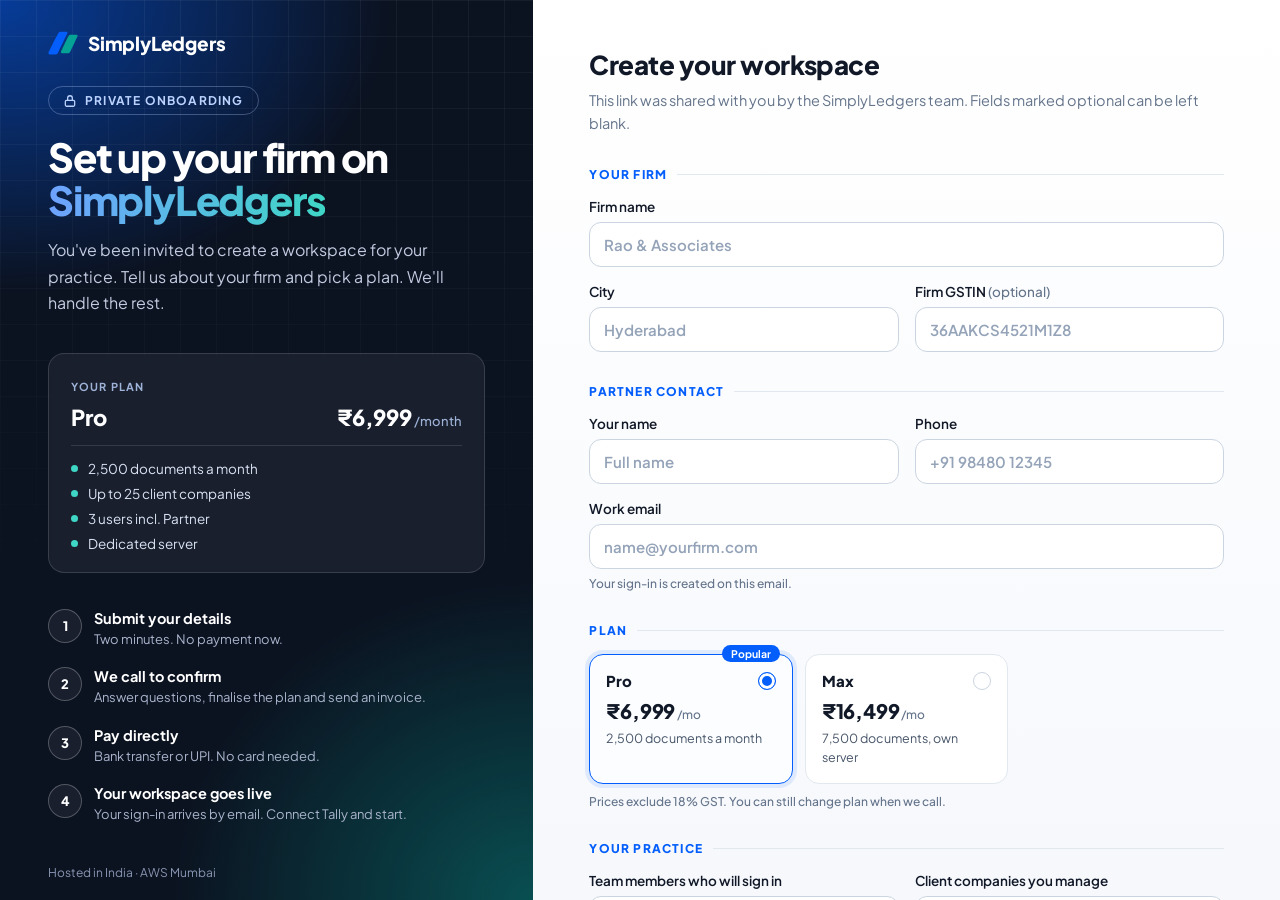
<file: signup.html>
<!doctype html>
<html lang="en">
<head>
<meta charset="utf-8">
<meta name="viewport" content="width=device-width, initial-scale=1">
<meta name="robots" content="noindex, nofollow">
<title>Create your workspace · SimplyLedgers</title>
<meta name="description" content="Private onboarding for SimplyLedgers clients.">
<link rel="icon" href="/favicon.svg" type="image/svg+xml">
<link rel="icon" href="/favicon.ico" sizes="48x48">
<link rel="preconnect" href="https://fonts.googleapis.com">
<link rel="preconnect" href="https://fonts.gstatic.com" crossorigin>
<link href="https://fonts.googleapis.com/css2?family=Plus+Jakarta+Sans:wght@400;500;600;700;800&display=swap" rel="stylesheet">
<style>
  /* Private onboarding page shared with clients directly: self-contained, not part of the site's navigation. */
  :root {
    --blue: #035efc; --blue-d: #0241a8; --teal: #05a296; --ink: #0b1220; --text: #111827;
    --body: #475569; --muted: #64748b; --line: #e2e8f0; --field: #cbd5e1; --tint: #f6f8fc; --soft: #eef4ff; --err: #dc2626;
  }
  * { box-sizing: border-box; }
  html, body { margin: 0; }
  body { font-family: "Plus Jakarta Sans", "Segoe UI", sans-serif; color: var(--text); background: #fff; -webkit-font-smoothing: antialiased; }
  .shell { display: grid; grid-template-columns: minmax(360px, 5fr) 7fr; min-height: 100vh; }
  .shell > * { min-width: 0; }
  .brand h1, .summary .row { overflow-wrap: anywhere; }

  /* Brand panel */
  .brand { position: relative; overflow: hidden; color: #fff; padding: 28px 48px 40px; display: flex; flex-direction: column;
           background: radial-gradient(560px 420px at 0% 0%, rgba(3,94,252,.55), transparent 70%),
                       radial-gradient(520px 460px at 100% 100%, rgba(5,162,150,.42), transparent 70%), var(--ink); }
  .brand::before { content: ""; position: absolute; inset: 0; pointer-events: none;
    background-image: linear-gradient(rgba(255,255,255,.05) 1px, transparent 1px), linear-gradient(90deg, rgba(255,255,255,.05) 1px, transparent 1px);
    background-size: 36px 36px; mask-image: linear-gradient(180deg, #000, transparent 70%); -webkit-mask-image: linear-gradient(180deg, #000, transparent 70%); }
  .brand > * { position: relative; }
  .logo { display: inline-flex; align-items: center; gap: 10px; font-weight: 800; font-size: 19px; letter-spacing: -.01em; color: #fff; text-decoration: none; }
  .logo img { height: 30px; }
  .invite { margin-top: 28px; display: inline-flex; align-items: center; gap: 8px; align-self: flex-start; font-size: 12px; font-weight: 700;
            letter-spacing: .1em; text-transform: uppercase; color: #bcd3ff; border: 1px solid rgba(188,211,255,.3); border-radius: 99px; padding: 6px 14px; }
  .invite svg { width: 14px; height: 14px; }
  .brand h1 { font-size: 40px; line-height: 1.08; letter-spacing: -.03em; font-weight: 800; margin: 20px 0 0; }
  .brand h1 em { font-style: normal; background: linear-gradient(90deg, #6ea2ff, #3fd6c6); -webkit-background-clip: text; background-clip: text; color: transparent; }
  .brand p.lede { color: #c2cbe0; font-size: 16px; line-height: 1.65; margin: 16px 0 0; max-width: 440px; }

  .summary { margin-top: 36px; background: rgba(255,255,255,.06); border: 1px solid rgba(255,255,255,.14); border-radius: 16px; padding: 20px 22px;
             backdrop-filter: blur(6px); max-width: 440px; }
  .summary small { font-size: 11px; letter-spacing: .1em; text-transform: uppercase; color: #9fb3d9; font-weight: 700; }
  .summary .row { display: flex; justify-content: space-between; align-items: baseline; margin-top: 8px; }
  .summary .name { font-size: 22px; font-weight: 800; }
  .summary .price { font-size: 22px; font-weight: 800; }
  .summary .price span { font-size: 13px; color: #9fb3d9; font-weight: 500; }
  .summary ul { list-style: none; margin: 14px 0 0; padding: 14px 0 0; border-top: 1px solid rgba(255,255,255,.12); display: grid; gap: 8px; }
  .summary li { font-size: 13.5px; color: #dbe4f5; display: flex; gap: 10px; align-items: center; }
  .summary li::before { content: ""; width: 7px; height: 7px; border-radius: 50%; background: #3fd6c6; flex: none; }

  .steps { list-style: none; margin: 36px 0 0; padding: 0; display: grid; gap: 18px; max-width: 440px; counter-reset: s; }
  .steps li { counter-increment: s; display: grid; grid-template-columns: 32px 1fr; gap: 14px; }
  .steps li::before { content: counter(s); width: 32px; height: 32px; border-radius: 50%; display: grid; place-items: center; font-weight: 800; font-size: 13px;
                      color: #fff; border: 1px solid rgba(255,255,255,.25); background: rgba(255,255,255,.06); }
  .steps b { display: block; font-size: 14.5px; }
  .steps span { font-size: 13px; color: #a9b4cc; line-height: 1.5; }
  .brand footer { margin-top: auto; padding-top: 40px; font-size: 12px; color: #8a97b3; }

  /* Form panel */
  .main { padding: 48px 56px; display: flex; justify-content: center; background: linear-gradient(180deg, #fff, var(--tint)); }
  .wrap { width: 100%; max-width: 640px; }
  .main h2 { font-size: 26px; letter-spacing: -.02em; margin: 0; font-weight: 800; }
  .main .intro { color: var(--muted); margin: 8px 0 0; font-size: 14.5px; line-height: 1.6; }
  fieldset { border: 0; padding: 0; margin: 32px 0 0; min-width: 0; }
  legend { display: flex; align-items: center; gap: 10px; font-size: 12px; font-weight: 800; letter-spacing: .1em; text-transform: uppercase; color: var(--blue); padding: 0; margin-bottom: 16px; width: 100%; }
  legend::after { content: ""; flex: 1; height: 1px; background: var(--line); }
  .grid { display: grid; grid-template-columns: 1fr 1fr; gap: 16px; }
  .full { grid-column: 1 / -1; }
  label.f { display: grid; gap: 7px; font-size: 13.5px; font-weight: 600; color: var(--text); }
  label.f .opt { color: var(--muted); font-weight: 500; }
  input, textarea { font: inherit; font-size: 15px; color: var(--text); width: 100%; border: 1px solid var(--field); border-radius: 12px; background: #fff;
                    padding: 12px 14px; transition: border-color .15s, box-shadow .15s; }
  textarea { min-height: 96px; resize: vertical; }
  input::placeholder, textarea::placeholder { color: #94a3b8; }
  input:focus, textarea:focus { outline: none; border-color: var(--blue); box-shadow: 0 0 0 4px rgba(3,94,252,.12); }
  input[aria-invalid="true"] { border-color: var(--err); }
  .hint { font-size: 12px; color: var(--muted); font-weight: 500; }

  .plans { display: grid; grid-template-columns: repeat(3, 1fr); gap: 12px; }
  .plan { position: relative; cursor: pointer; border: 1.5px solid var(--line); border-radius: 14px; padding: 16px; background: #fff; transition: border-color .15s, box-shadow .15s, transform .15s; }
  .plan:hover { border-color: #a9c4fd; transform: translateY(-1px); }
  .plan input { position: absolute; opacity: 0; pointer-events: none; }
  .plan .pn { font-weight: 800; font-size: 15px; display: flex; justify-content: space-between; align-items: center; }
  .plan .pn i { width: 18px; height: 18px; border-radius: 50%; border: 1.5px solid var(--field); display: grid; place-items: center; }
  .plan .pp { font-size: 20px; font-weight: 800; margin-top: 8px; letter-spacing: -.01em; }
  .plan .pp span { font-size: 12px; color: var(--muted); font-weight: 500; }
  .plan .pd { font-size: 12.5px; color: var(--body); margin-top: 6px; line-height: 1.5; }
  .plan .tag { position: absolute; top: -10px; right: 12px; font-size: 10.5px; font-weight: 700; color: #fff; background: var(--blue); border-radius: 99px; padding: 2px 9px; }
  .plan:has(input:checked) { border-color: var(--blue); box-shadow: 0 0 0 4px rgba(3,94,252,.1); background: #fbfdff; }
  .plan:has(input:checked) .pn i { border-color: var(--blue); background: var(--blue); box-shadow: inset 0 0 0 3px #fff; }
  .plan:has(input:focus-visible) { box-shadow: 0 0 0 4px rgba(3,94,252,.25); }

  .submit { margin-top: 32px; display: grid; gap: 12px; }
  button.go { font: inherit; font-size: 16px; font-weight: 700; color: #fff; border: 0; border-radius: 12px; padding: 15px 20px; cursor: pointer;
              background: linear-gradient(90deg, var(--blue), #0a7ae0); box-shadow: 0 10px 24px -10px rgba(3,94,252,.6); display: inline-flex; justify-content: center; align-items: center; gap: 10px; transition: transform .15s, box-shadow .15s; }
  button.go:hover { transform: translateY(-1px); box-shadow: 0 14px 28px -10px rgba(3,94,252,.7); }
  button.go:disabled { opacity: .65; cursor: default; transform: none; }
  .fine { text-align: center; font-size: 12.5px; color: var(--muted); margin: 0; }
  .fine svg { width: 13px; height: 13px; vertical-align: -2px; margin-right: 4px; }
  .error { color: var(--err); font-size: 13.5px; font-weight: 600; text-align: center; margin: 0; }
  .hp { position: absolute; left: -10000px; width: 1px; height: 1px; overflow: hidden; }

  .done { text-align: center; padding: 60px 0; }
  .done .ok { width: 72px; height: 72px; border-radius: 50%; margin: 0 auto; display: grid; place-items: center; background: #e6f6f4; color: var(--teal); }
  .done .ok svg { width: 34px; height: 34px; }
  .done h2 { margin-top: 24px; }
  .done p { color: var(--body); line-height: 1.7; max-width: 460px; margin: 12px auto 0; }

  /* Desktop: the brand panel stays put; only the form side scrolls. */
  @media (min-width: 981px) {
    .shell { height: 100vh; }
    .brand { overflow-y: auto; scrollbar-width: none; }
    .main { overflow-y: auto; }
  }
  /* Tablet and phone: compact dark header, form as a rounded sheet over it. */
  @media (max-width: 980px) {
    .shell { grid-template-columns: 1fr; grid-template-rows: auto 1fr; }
    .brand { padding: 20px 20px 48px; }
    .invite { margin-top: 22px; font-size: 11px; padding: 5px 12px; }
    .brand h1 { font-size: 28px; margin-top: 14px; }
    .brand p.lede { font-size: 14.5px; margin-top: 10px; }
    .summary, .steps, .brand footer { display: none; }
    .main { position: relative; margin-top: -24px; border-radius: 24px 24px 0 0; background: #fff; padding: 28px 20px 40px;
            box-shadow: 0 -12px 30px -18px rgba(11,18,32,.5); }
    .main h2 { font-size: 21px; }
    .main .intro { font-size: 13.5px; }
    fieldset { margin-top: 24px; }
    input, textarea { font-size: 16px; }
  }
  @media (max-width: 600px) {
    .grid { grid-template-columns: 1fr; gap: 14px; }
    .grid.pair { grid-template-columns: 1fr 1fr; gap: 12px; }
    .lg-only { display: none; }
    .plans { grid-template-columns: 1fr; gap: 10px; }
    .plan { display: grid; grid-template-columns: auto 1fr auto; align-items: center; column-gap: 12px; padding: 13px 14px; }
    .plan .pn { display: contents; }
    .plan .pn i { order: -1; grid-row: 1 / span 2; }
    .plan .pn { font-size: 15px; }
    .plan .pp { grid-column: 3; grid-row: 1 / span 2; margin: 0; font-size: 17px; text-align: right; }
    .plan .pd { grid-column: 2; margin: 0; font-size: 12px; }
    .plan .tag { top: -9px; right: 14px; }
  }
</style>
</head>
<body>
<div class="shell">
  <aside class="brand">
    <a class="logo" href="https://simplyledgers.com"><img src="/favicon.svg" alt="">SimplyLedgers</a>
    <span class="invite"><svg viewBox="0 0 24 24" fill="none" stroke="currentColor" stroke-width="2.2" stroke-linecap="round"><rect x="4" y="11" width="16" height="10" rx="2"/><path d="M8 11V7a4 4 0 0 1 8 0v4"/></svg>Private onboarding</span>
    <h1>Set up your firm on <em>SimplyLedgers</em></h1>
    <p class="lede">You've been invited to create a workspace for your practice. Tell us about your firm and pick a plan. We'll handle the rest.</p>

    <div class="summary" aria-live="polite">
      <small>Your plan</small>
      <div class="row"><span class="name" id="s-name">Pro</span><span class="price" id="s-price">₹6,999<span> /month</span></span></div>
      <ul id="s-list"></ul>
    </div>

    <ol class="steps">
      <li><div><b>Submit your details</b><span>Two minutes. No payment now.</span></div></li>
      <li><div><b>We call to confirm</b><span>Answer questions, finalise the plan and send an invoice.</span></div></li>
      <li><div><b>Pay directly</b><span>Bank transfer or UPI. No card needed.</span></div></li>
      <li><div><b>Your workspace goes live</b><span>Your sign-in arrives by email. Connect Tally and start.</span></div></li>
    </ol>
    <footer>Hosted in India · AWS Mumbai</footer>
  </aside>

  <main class="main">
    <div class="wrap" id="wrap">
      <h2>Create your workspace</h2>
      <p class="intro">This link was shared with you by the SimplyLedgers team. Fields marked optional can be left blank.</p>

      <form id="f" novalidate>
        <fieldset>
          <legend>Your firm</legend>
          <div class="grid">
            <label class="f full">Firm name<input name="firm_name" required minlength="2" maxlength="200" autocomplete="organization" placeholder="Rao &amp; Associates"></label>
            <label class="f">City<input name="city" required minlength="2" maxlength="80" autocomplete="address-level2" placeholder="Hyderabad"></label>
            <label class="f"><span>Firm GSTIN <span class="opt">(optional)</span></span><input name="gstin" maxlength="15" pattern="[0-9]{2}[A-Za-z0-9]{13}" placeholder="36AAKCS4521M1Z8" style="text-transform:uppercase"></label>
          </div>
        </fieldset>

        <fieldset>
          <legend>Partner contact</legend>
          <div class="grid">
            <label class="f">Your name<input name="contact_name" required minlength="2" maxlength="120" autocomplete="name" placeholder="Full name"></label>
            <label class="f">Phone<input name="phone" type="tel" required pattern="\+?[0-9 ]{10,15}" autocomplete="tel" placeholder="+91 98480 12345"></label>
            <label class="f full">Work email<input name="email" type="email" required maxlength="254" autocomplete="email" placeholder="name@yourfirm.com"><span class="hint">Your sign-in is created on this email.</span></label>
          </div>
        </fieldset>

        <fieldset>
          <legend>Plan</legend>
          <div class="plans" id="plans"></div>
          <p class="hint" style="margin:10px 0 0">Prices exclude 18% GST. You can still change plan when we call.</p>
        </fieldset>

        <fieldset>
          <legend>Your practice</legend>
          <div class="grid pair">
            <label class="f"><span>Team members<span class="lg-only"> who will sign in</span></span><input name="team_size" type="number" required min="1" max="500" placeholder="5"></label>
            <label class="f"><span>Client companies<span class="lg-only"> you manage</span></span><input name="client_count" type="number" required min="1" max="100000" placeholder="30"></label>
            <label class="f full"><span>Anything we should know? <span class="opt">(optional)</span></span><textarea name="message" maxlength="2000" placeholder="Monthly document volume, Tally version, best time to call…"></textarea></label>
          </div>
        </fieldset>

        <div class="hp" aria-hidden="true"><label>Website<input name="website" tabindex="-1" autocomplete="off"></label></div>

        <div class="submit">
          <button class="go" type="submit">Request my workspace
            <svg width="18" height="18" viewBox="0 0 24 24" fill="none" stroke="currentColor" stroke-width="2.4" stroke-linecap="round" stroke-linejoin="round"><path d="M5 12h14M13 6l6 6-6 6"/></svg></button>
          <p class="fine"><svg viewBox="0 0 24 24" fill="none" stroke="currentColor" stroke-width="2.2" stroke-linecap="round"><rect x="4" y="11" width="16" height="10" rx="2"/><path d="M8 11V7a4 4 0 0 1 8 0v4"/></svg>Your details go only to the SimplyLedgers team. No payment is taken here.</p>
        </div>
      </form>
    </div>
  </main>
</div>

<script>
(function () {
  var API = "https://api.simplyledgers.com/api/v1/public/signup-requests";
  var PLANS = {
    Pro: { price: "6,999", desc: "2,500 documents a month", feats: ["2,500 documents a month", "Up to 25 client companies", "3 users incl. Partner", "Dedicated server"], tag: "Popular" },
    Max: { price: "16,499", desc: "7,500 documents, own server", feats: ["7,500 documents a month", "Unlimited client companies", "10 users", "Dedicated server"] }
  };
  var form = document.getElementById("f");
  var clean = function (s) { return String(s).replace(/[<>&"]/g, ""); };

  document.getElementById("plans").innerHTML = Object.keys(PLANS).map(function (k) {
    var p = PLANS[k];
    return '<label class="plan">' + (p.tag ? '<span class="tag">' + p.tag + "</span>" : "") +
      '<input type="radio" name="plan" value="' + k + '" required>' +
      '<div class="pn">' + k + "<i></i></div>" +
      '<div class="pp">₹' + p.price + "<span> /mo</span></div>" +
      '<div class="pd">' + p.desc + "</div></label>";
  }).join("");

  function showPlan(k) {
    var p = PLANS[k];
    document.getElementById("s-name").textContent = k;
    document.getElementById("s-price").innerHTML = "₹" + p.price + "<span> /month</span>";
    document.getElementById("s-list").innerHTML = p.feats.map(function (f) { return "<li>" + f + "</li>"; }).join("");
  }
  var start = new URLSearchParams(location.search).get("plan");
  if (!PLANS[start]) start = "Pro";
  form.querySelector('input[value="' + start + '"]').checked = true;
  showPlan(start);
  form.addEventListener("change", function (e) { if (e.target.name === "plan") showPlan(e.target.value); });
  form.addEventListener("input", function (e) { e.target.removeAttribute("aria-invalid"); });

  form.addEventListener("submit", function (e) {
    e.preventDefault();
    var bad = Array.prototype.filter.call(form.elements, function (el) { return el.willValidate && !el.checkValidity(); });
    bad.forEach(function (el) { el.setAttribute("aria-invalid", "true"); });
    if (bad.length) { bad[0].reportValidity(); bad[0].focus(); return; }
    var btn = form.querySelector("button.go");
    var old = form.querySelector(".error");
    if (old) old.remove();
    var d = new FormData(form);
    var body = {
      firm_name: d.get("firm_name"), contact_name: d.get("contact_name"), email: d.get("email"),
      phone: d.get("phone"), city: d.get("city"), gstin: d.get("gstin") || null, plan: d.get("plan"),
      team_size: Number(d.get("team_size")), client_count: Number(d.get("client_count")),
      message: d.get("message") || null, website: d.get("website") || null
    };
    btn.disabled = true;
    // text/plain keeps this a simple CORS request: the API answers simplyledgers.com without a preflight.
    fetch(API, { method: "POST", credentials: "omit", headers: { "Content-Type": "text/plain" }, body: JSON.stringify(body) })
      .then(function (r) { return r.json().then(function (j) { if (!r.ok) throw new Error(j.detail || "failed"); }); })
      .then(function () {
        // Heads-up email to the team; the request is already saved, so a failure here is ignored.
        var n = new FormData();
        n.append("access_key", "6f078c88-5a00-4532-8b9d-7a2fa62a336e");
        n.append("subject", "New signup request: " + body.firm_name + " (" + body.plan + ")");
        n.append("from_name", "SimplyLedgers signup");
        n.append("replyto", body.email);
        ["firm_name", "contact_name", "email", "phone", "city", "plan", "team_size", "client_count"].forEach(function (k) { n.append(k, body[k]); });
        fetch("https://api.web3forms.com/submit", { method: "POST", body: n, headers: { Accept: "application/json" } }).catch(function () {});
        document.getElementById("wrap").innerHTML =
          '<div class="done"><div class="ok"><svg viewBox="0 0 24 24" fill="none" stroke="currentColor" stroke-width="2.6" stroke-linecap="round" stroke-linejoin="round"><path d="M20 6 9 17l-5-5"/></svg></div>' +
          "<h2>Thank you, " + clean(String(body.contact_name).split(" ")[0]) + "</h2>" +
          "<p>We've received the request for <b>" + clean(body.firm_name) + "</b> on the <b>" + body.plan + "</b> plan. " +
          "Our team will call you shortly to confirm and send the invoice. Your sign-in arrives by email once payment is received.</p></div>";
        window.scrollTo({ top: 0, behavior: "smooth" });
      })
      .catch(function (err) {
        btn.disabled = false;
        var p = document.createElement("p");
        p.className = "error";
        p.setAttribute("role", "alert");
        p.textContent = /check|many/i.test(err.message) ? err.message : "Sorry, we couldn't send your request. Please try again in a moment.";
        form.querySelector(".submit").prepend(p);
      });
  });
})();
</script>
</body>
</html>
</file>
